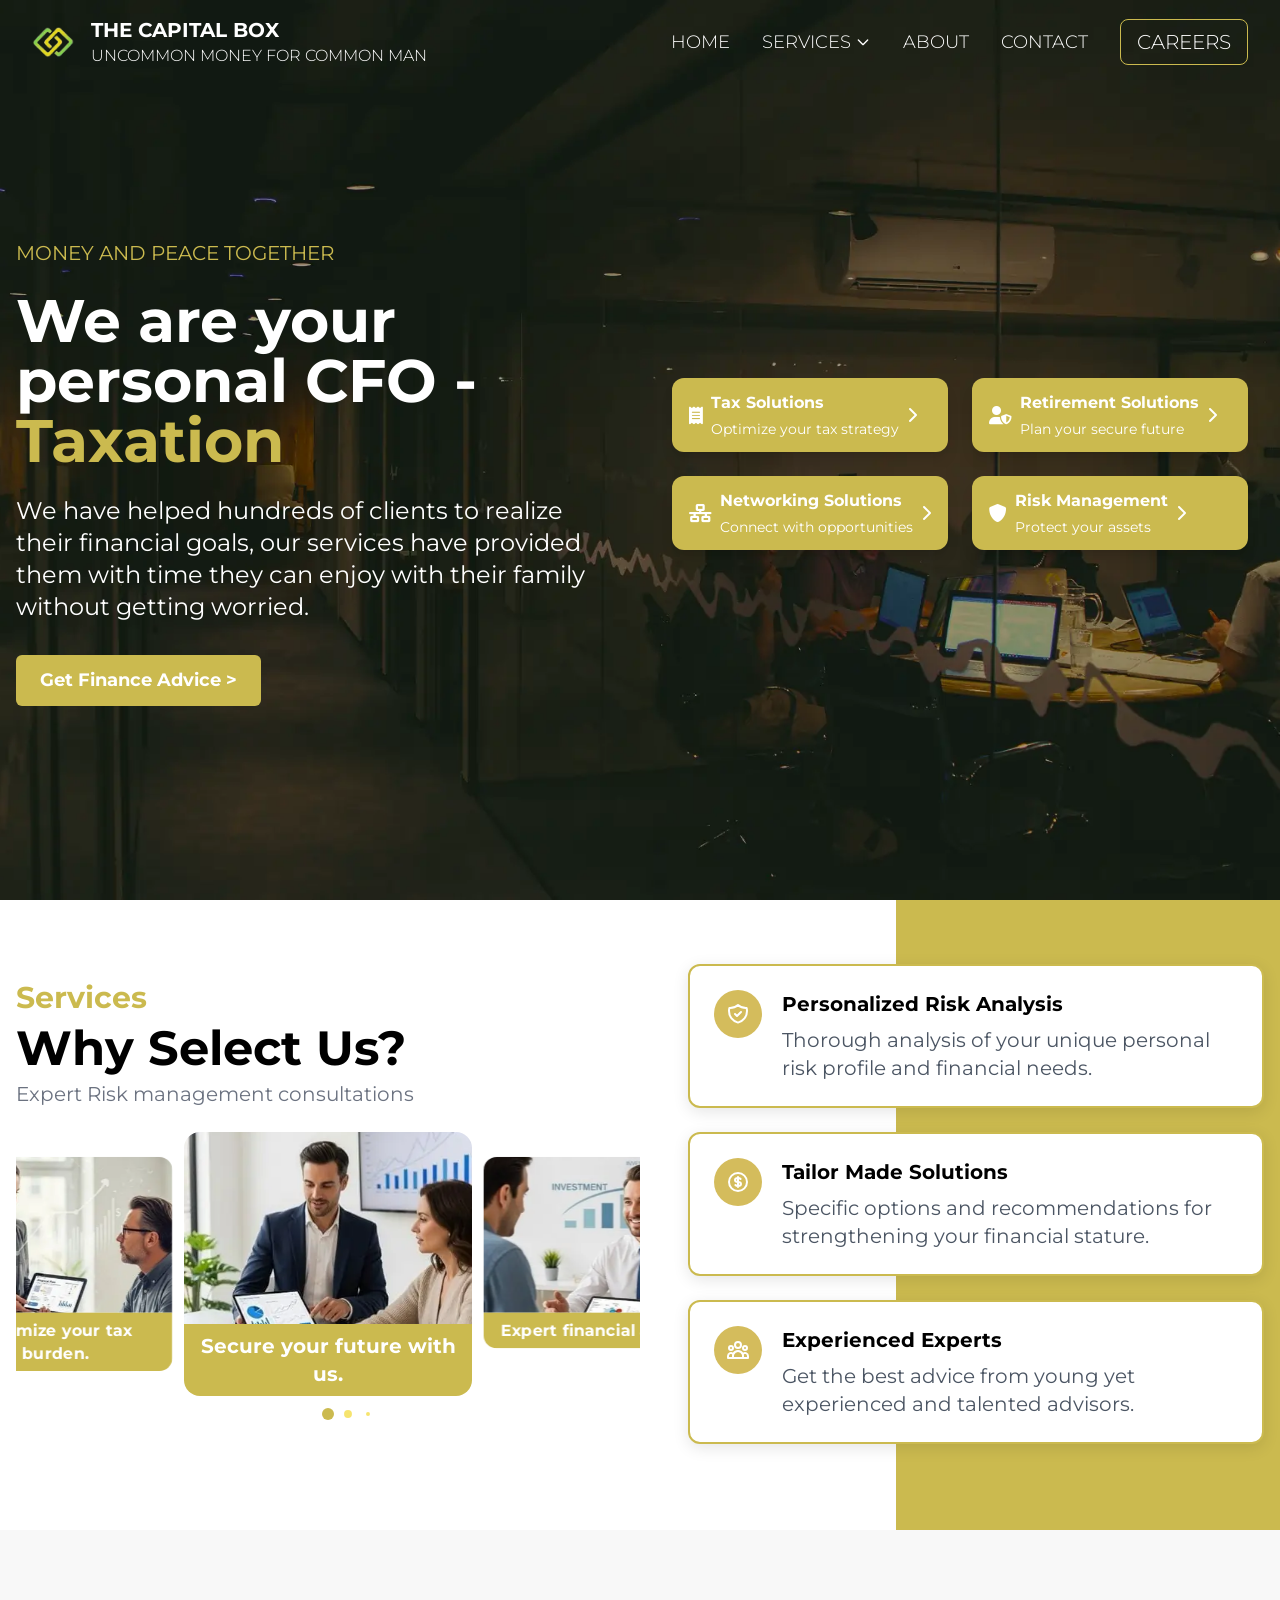
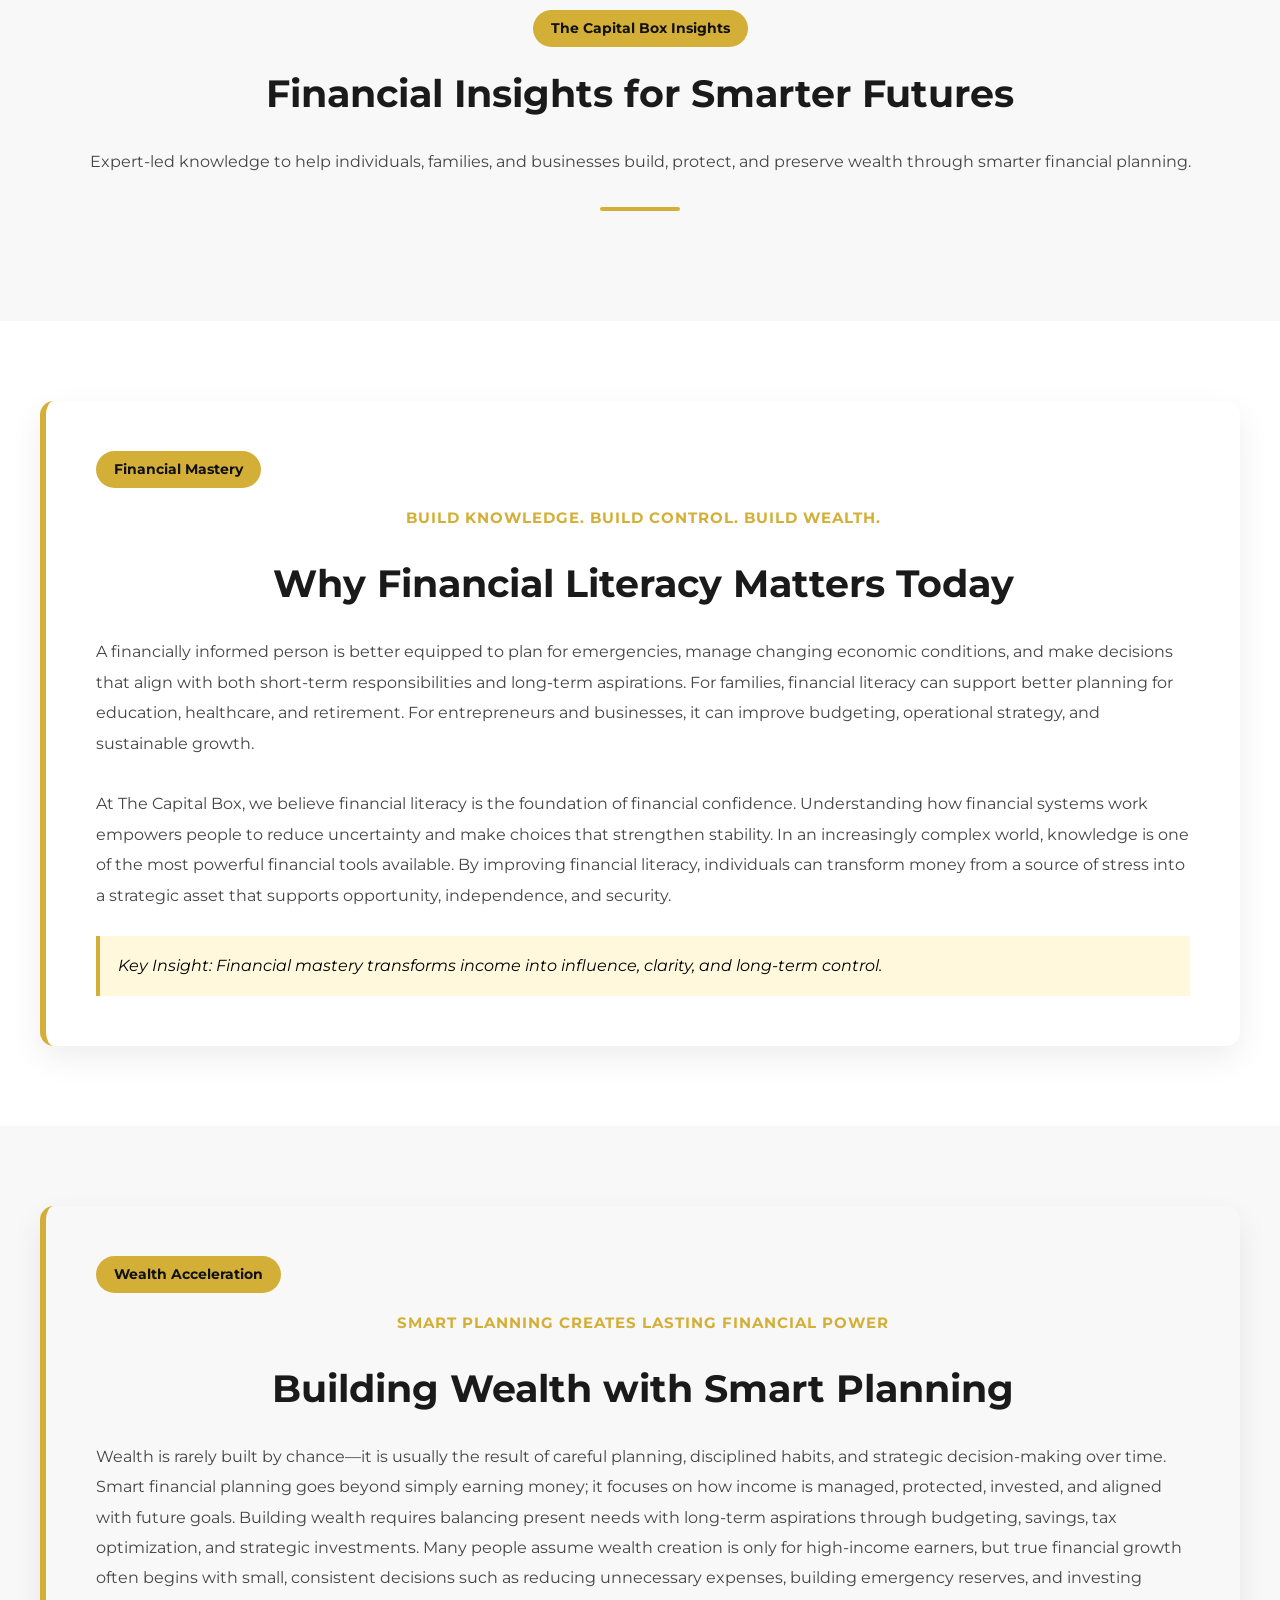
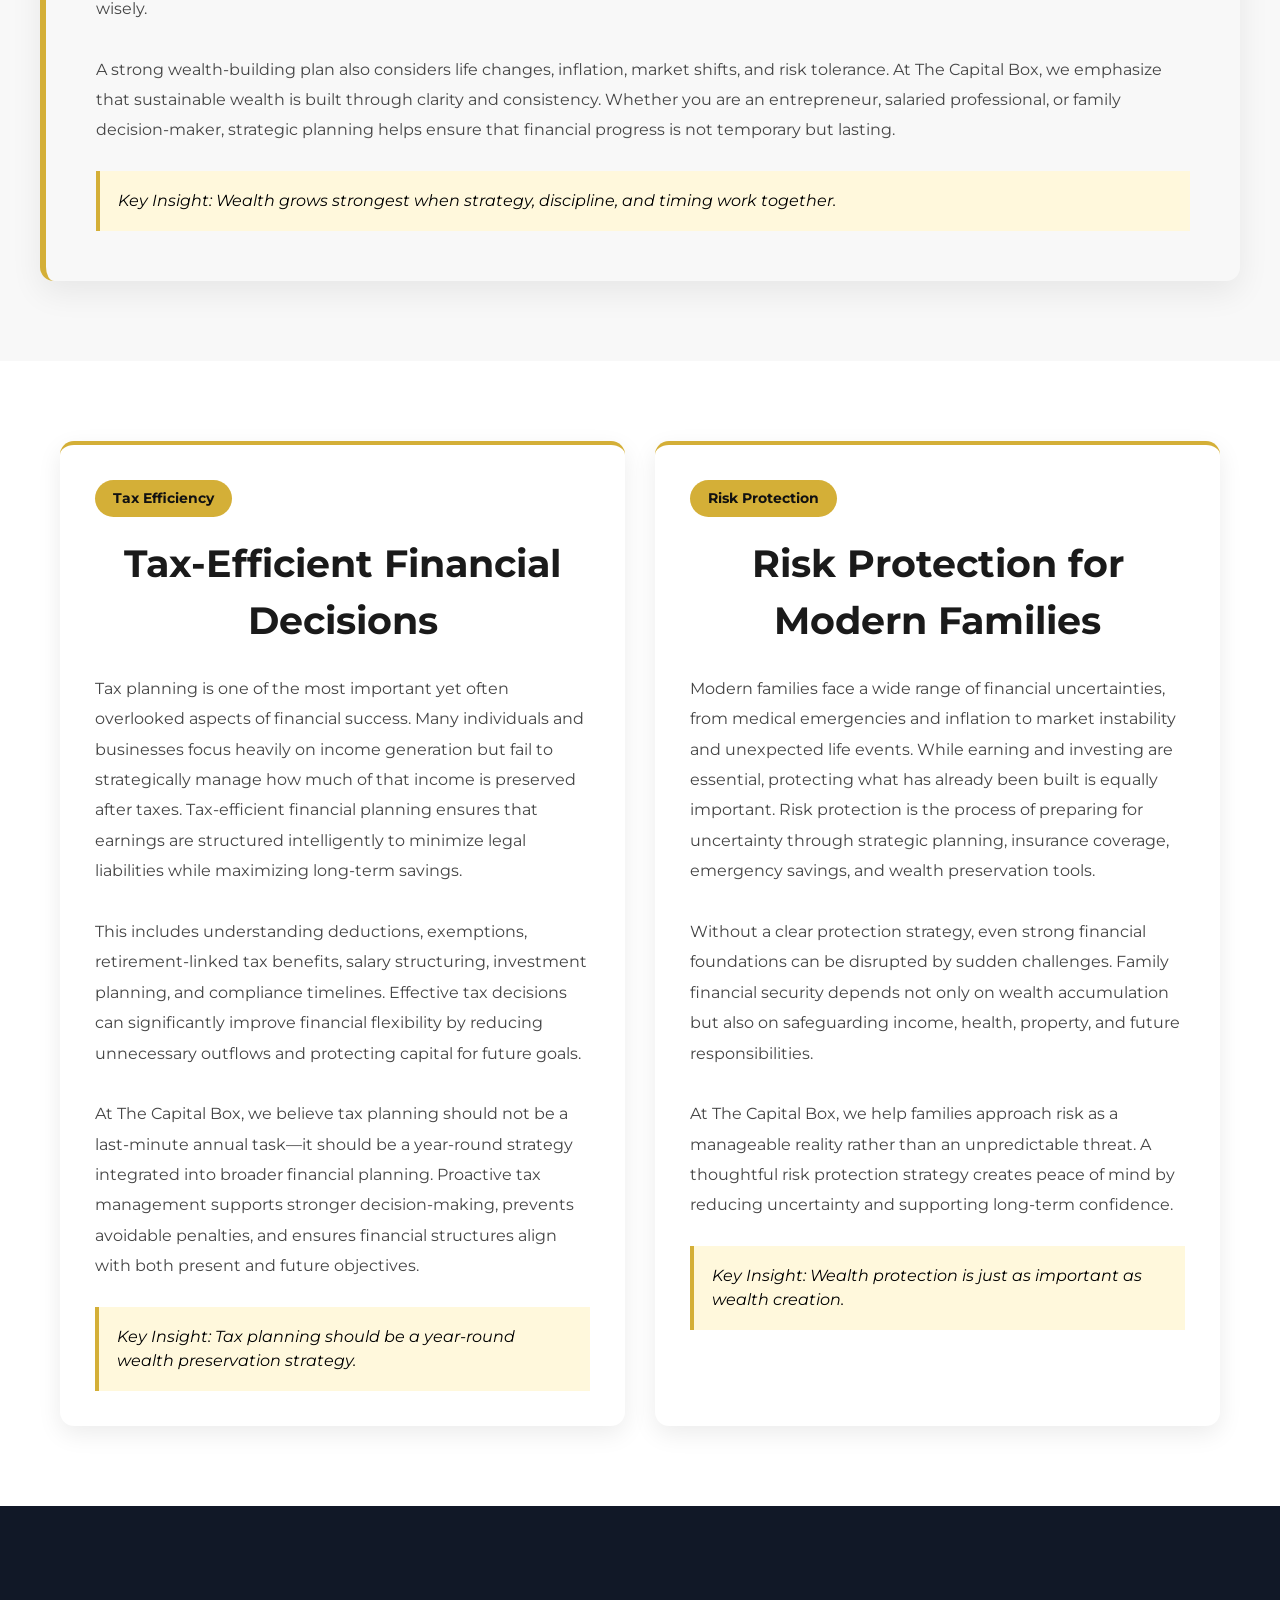
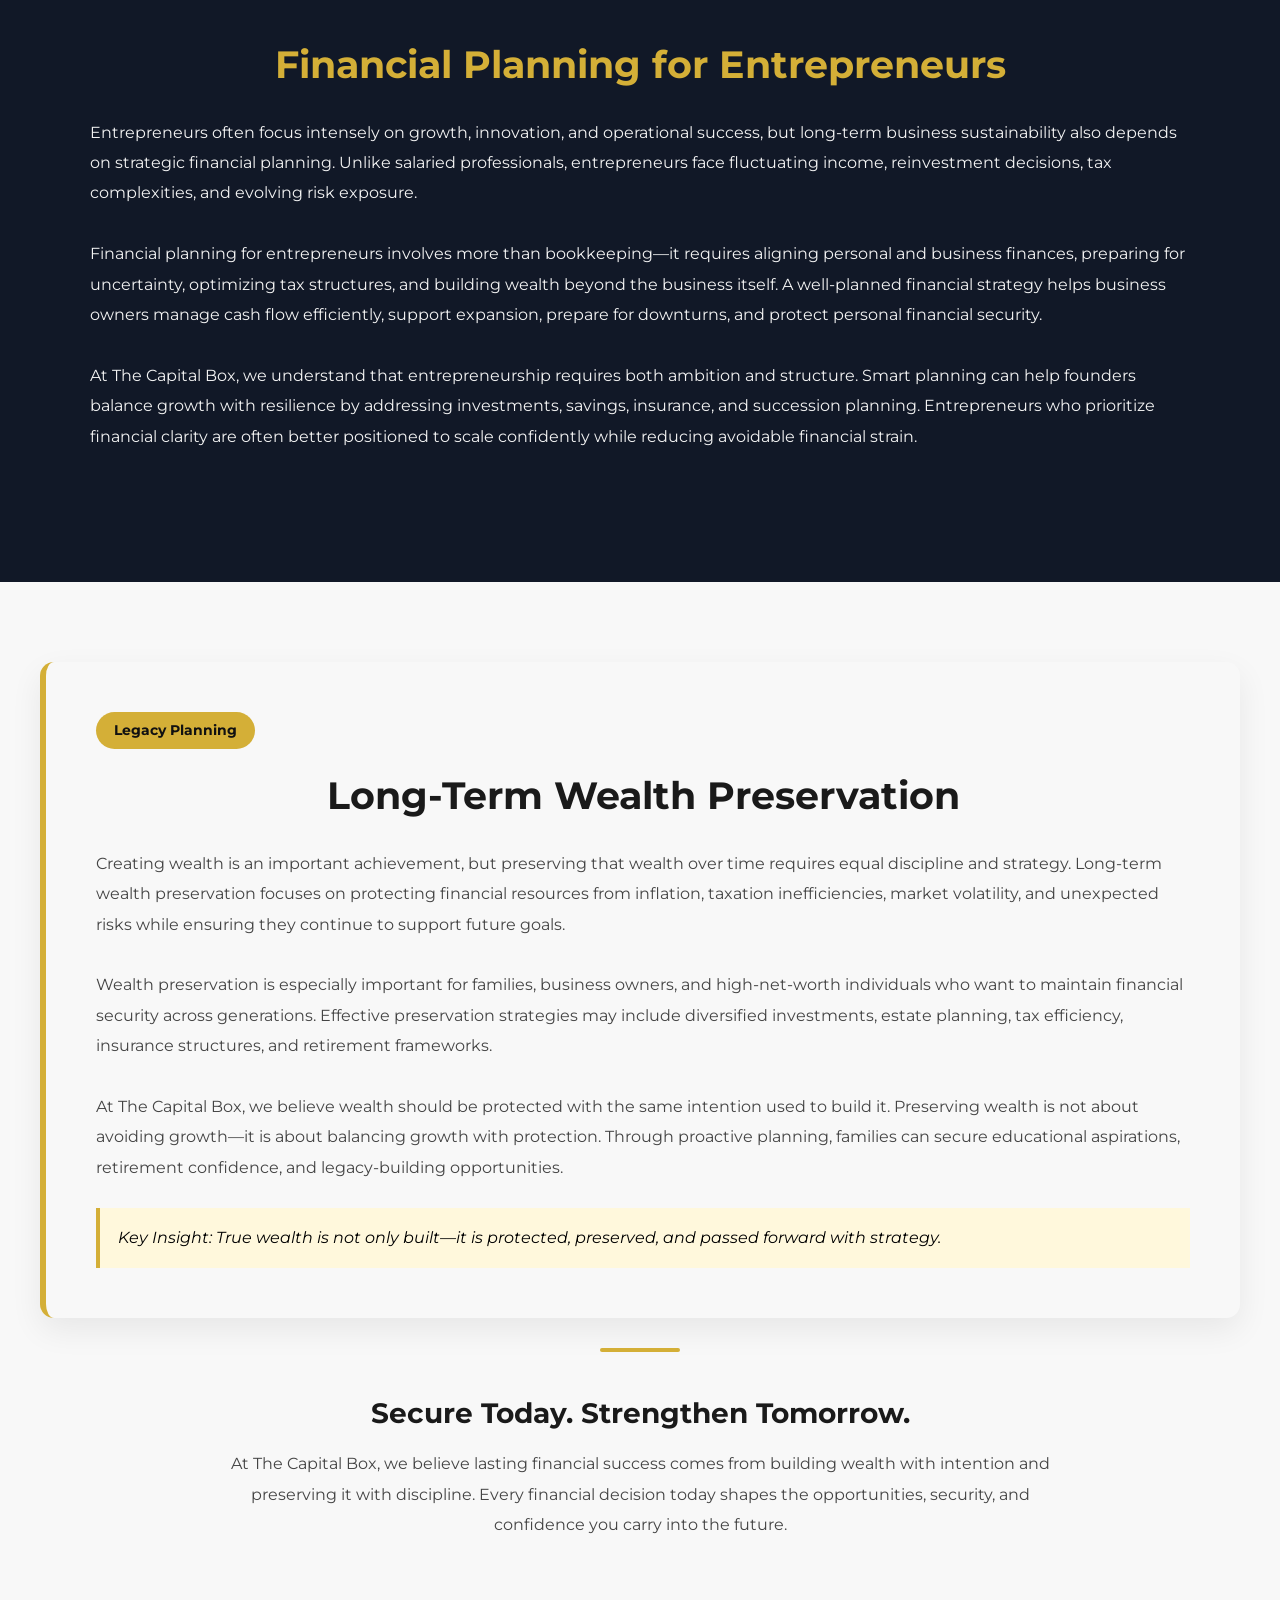
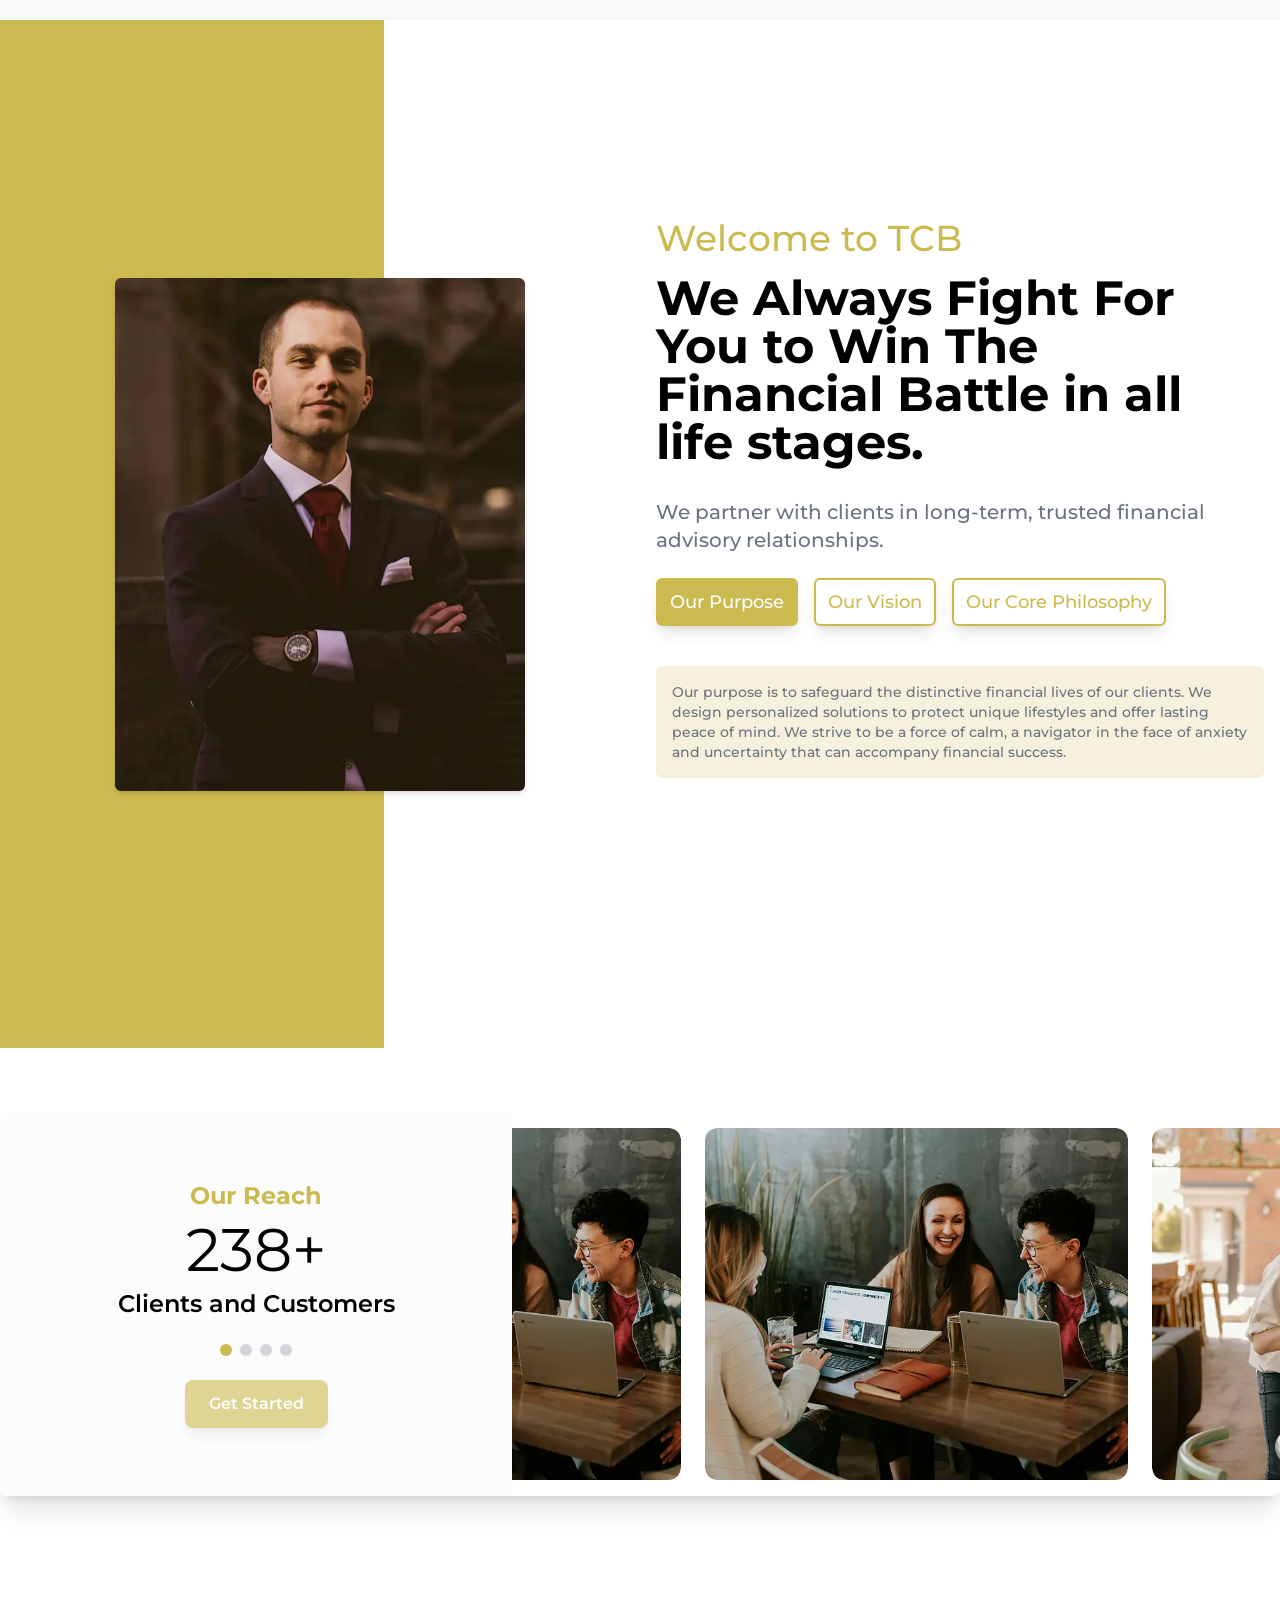
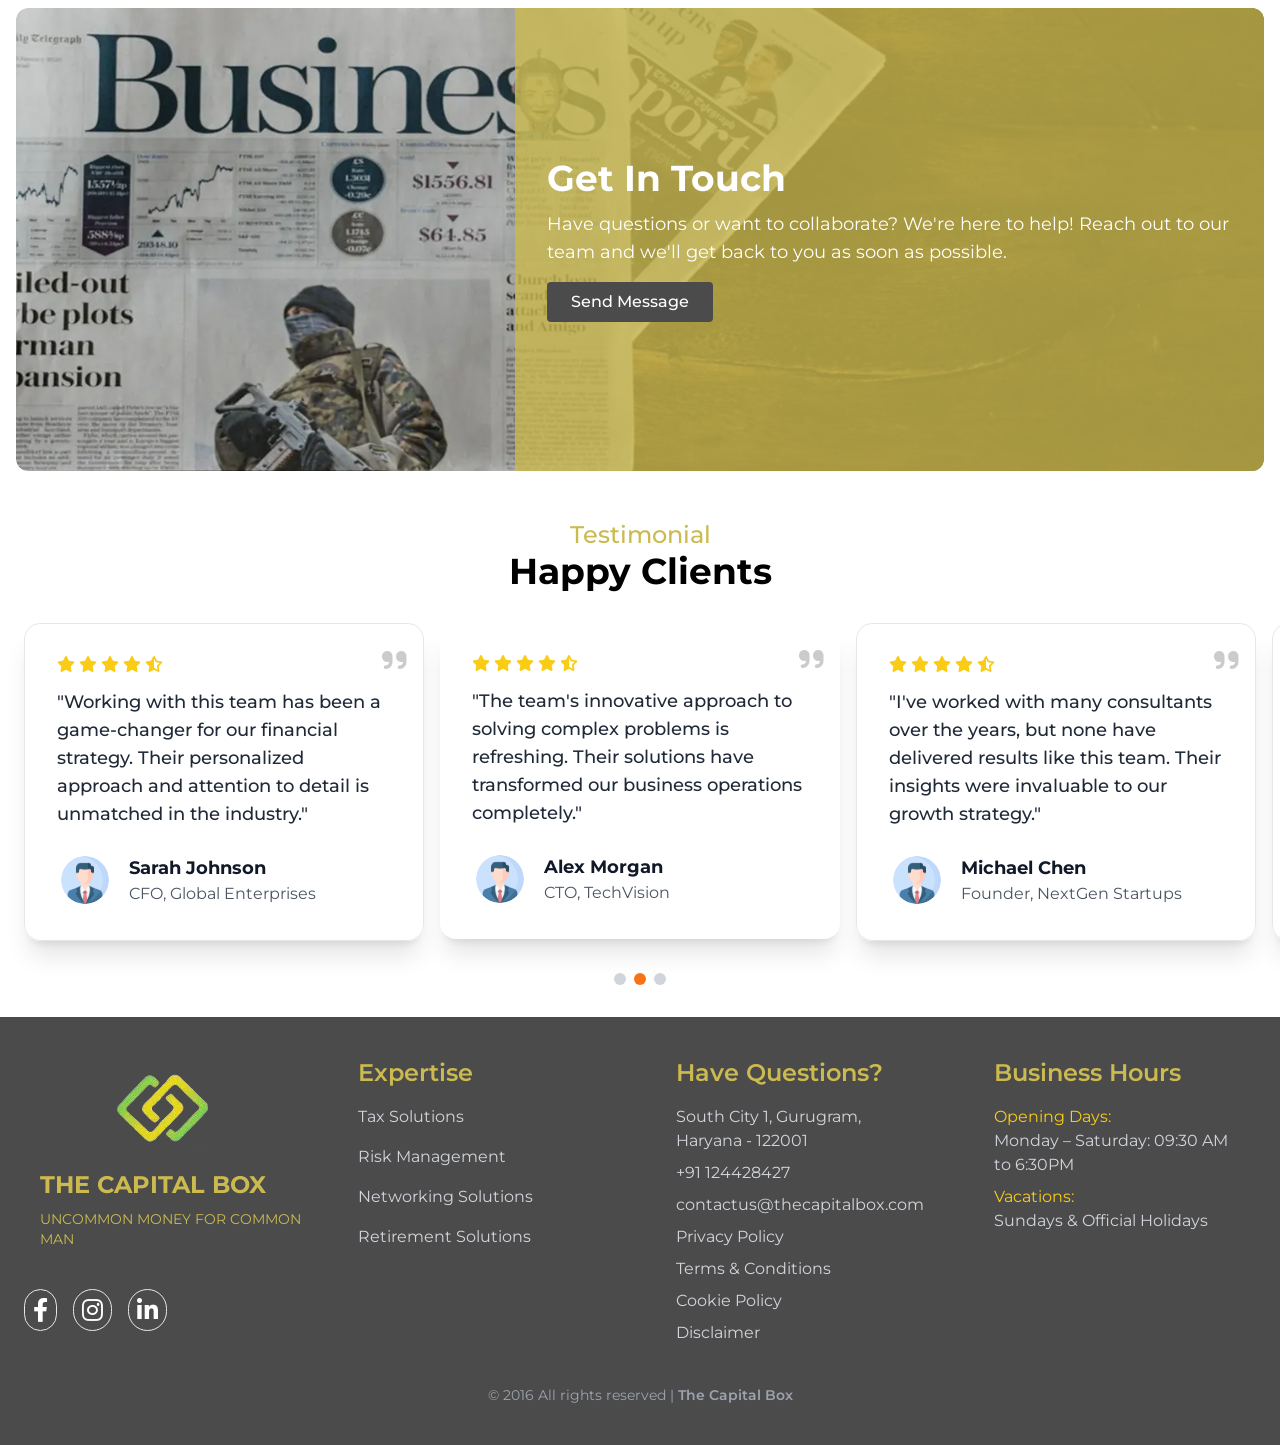
<file: public_html/index.html>
<!DOCTYPE html>
<html lang="en">
  <head>
      <script async src="https://pagead2.googlesyndication.com/pagead/js/adsbygoogle.js?client=ca-pub-6537490720599944"
     crossorigin="anonymous"></script>
      <!-- Google tag (gtag.js) -->
<script async src="https://www.googletagmanager.com/gtag/js?id=G-KRYCB19FX7"></script>
<script>
  window.dataLayer = window.dataLayer || [];
  function gtag(){dataLayer.push(arguments);}
  gtag('js', new Date());

  gtag('config', 'G-KRYCB19FX7');
</script>
    <meta charset="UTF-8" />
    <meta name="viewport" content="width=device-width, initial-scale=1" />
    <meta
      name="description"
      content="We help families and businesses grow and protect their wealth with personalized financial solutions, expert guidance, and trusted support."
    />
    <meta
      name="keywords"
      content="thecapitalbox, the capital box, tax solutions, risk management consultation, financial consulting, risk management, portfolio management, niche financial services, wealth planning, financial products, business financial services, tax strategy, retirement planning"
    />
    <meta name="author" content="The Capital Box" />
    <meta name="publisher" content="The Capital Box" />
    <meta name="robots" content="index, follow" />
    <title>The Capital Box | Trusted Financial Services Partner</title>
    <!-- Preload essential resources for better performance -->
    <link rel="preload" href="styles.css" as="style" />
    <link rel="stylesheet" href="styles.css" />
    <link rel="stylesheet" href="global.css" />
    <!-- Preconnect to external domains for faster resource loading -->
    <link rel="preconnect" href="https://fonts.googleapis.com" />
    <link rel="preconnect" href="https://fonts.gstatic.com" crossorigin />
    
    
    <!-- Favicon with multiple sizes for better compatibility -->
    <link
      rel="icon"
      href="public/assets/logo-1.webp"
      type="image/png"
      sizes="32x32"
    />
    <link
      rel="icon"
      href="public/assets/logo-1.webp"
      type="image/png"
      sizes="16x16"
    />
    <!-- Web Fonts -->
    <link
      href="https://fonts.googleapis.com/css2?family=Montserrat:ital,wght@0,100..900;1,100..900&display=swap"
      rel="stylesheet"
    />
    <link
      rel="stylesheet"
      href="https://cdn.jsdelivr.net/npm/swiper@11/swiper-bundle.min.css"
    />
    <script src="https://cdn.jsdelivr.net/npm/swiper@11/swiper-bundle.min.js"></script>
    <link rel="canonical" href="https://www.thecapitalbox.com/" />
    <!-- Font Awesome for Icons -->
    <link
      rel="stylesheet"
      href="https://cdnjs.cloudflare.com/ajax/libs/font-awesome/6.0.0-beta3/css/all.min.css"
    />
    <!-- Open Graph Meta Tags for social sharing -->
    <meta
      property="og:title"
      content="The Capital Box | Financial Insights & Investment Strategies"
    />
    <meta
      property="og:description"
      content="Stay updated with the latest trends in capital markets, financial insights, and investment strategies."
    />
    <meta property="og:image" content="public/assets/logo-1.webp" />
    <meta property="og:url" content="https://www.thecapitalbox.com" />
    <meta property="og:type" content="website" />
    <!-- Twitter Card Meta Tags -->
    <meta
      name="twitter:title"
      content="The Capital Box | Trusted Financial Services Partner"
    />
    <meta
      name="twitter:description"
      content="Get the latest financial news, insights, and investment strategies from The Capital Box."
    />
    <meta name="twitter:image" content="public/assets/logo-1.webp" />
    <meta name="twitter:card" content="summary_large_image" />

    

    <script type="application/ld+json">
      {
        "@context": "https://schema.org",
        "@type": "Organization",
        "name": "The Capital Box",
        "url": "https://www.thecapitalbox.com",
        "description": "Your one-stop platform for financial insights and investment strategies."
      }
    </script>

   <meta name="google-site-verification" content="EwWbCvllE7eILC873ZeSIS3Y1x_ljD7HaHmv1XHxF_Q" />
  </head>
  <body>
   
    <div
      id="loading-spinner"
      class="fixed inset-0 flex items-center justify-center bg-white z-50"
    >
      <div class="loader"></div>
    </div>
    
    <nav
      id="navbar"
      class="navbar fixed top-0 left-0 w-full z-50 py-4 md:px-6 transition-all duration-300"
    >
      <div class="mx-auto flex justify-between items-center px-2">
        <div class="flex items-center">
          <a href="/" class="text-white text-xl font-bold">
            <img
              src="public/assets/logo-1.webp"
              alt="The Capital Box Logo"
              class="h-8"
            />
          </a>
          <div class="flex flex-col ml-4 md:hidden lg:block">
            <p class="uppercase text-white text-md md:text-xl font-bold">
              The Capital Box
            </p>
            <p class="uppercase text-white text-xs md:text-base font-light">
              UNCOMMON MONEY FOR COMMON MAN
            </p>
          </div>
        </div>
        <div class="hidden md:flex items-center space-x-8">
          <a
            href="/"
            class="text-white hover:text-primary transition text-lg font-light uppercase"
            >Home</a
          >
          
          <div class="dropdown relative w-full">
            <button
              class="text-white hover:text-primary transition flex items-center text-lg font-light uppercase"
              id="dropdownToggle"
            >
              Services
              <svg
                xmlns="http://www.w3.org/2000/svg"
                class="h-4 w-4 ml-1"
                fill="none"
                viewBox="0 0 24 24"
                stroke="currentColor"
              >
                <path
                  stroke-linecap="round"
                  stroke-linejoin="round"
                  stroke-width="2"
                  d="M19 9l-7 7-7-7"
                />
              </svg>
            </button>
            <div class="dropdown-menu bg-white rounded shadow-lg mt-2 w-56">
              <div class="py-2">
                <a
                  href="./taxsolution.html"
                  class="block px-4 py-2 hover:bg-gray-100 hover:text-primary text-gray-700"
                  >Tax Solutions</a
                >
                <a
                  href="./retirementsolutions.html"
                  class="block px-4 py-2 hover:bg-gray-100 hover:text-primary text-gray-700"
                  >Retirement Solutions</a
                >
                <a
                  href="./networksolution.html"
                  class="block px-4 py-2 hover:bg-gray-100 hover:text-primary text-gray-700"
                  >Networking Solutions
                </a>
                <a
                  href="./riskmanagement.html"
                  class="block px-4 py-2 hover:bg-gray-100 hover:text-primary text-gray-700"
                  >Risk Management</a
                >
              </div>
            </div>
          </div>
          <a
            href="./about.html"
            class="text-white hover:text-primary transition text-lg font-light uppercase"
            >About</a
          >
          <a
            href="./contact.html"
            class="text-white hover:text-primary transition text-lg font-light uppercase"
            >Contact</a
          >
          <a
            href="./careers.html"
            class="text-white transition text-xl uppercase font-light border border-primary rounded-lg px-4 py-2 hover:bg-[#CBBA4F] hover:text-white hover:font-normal"
            >Careers</a
          >
        </div>
        
        <div class="md:hidden">
          <button id="mobile-menu-button" class="text-white">
           
            <svg
              id="hamburger-icon"
              xmlns="http://www.w3.org/2000/svg"
              class="h-6 w-6"
              fill="none"
              viewBox="0 0 24 24"
              stroke="currentColor"
            >
              <path
                stroke-linecap="round"
                stroke-linejoin="round"
                stroke-width="2"
                d="M4 6h16M4 12h16M4 18h16"
              />
            </svg>
            
            <svg
              id="close-icon"
              class="h-6 w-6 hidden"
              xmlns="http://www.w3.org/2000/svg"
              fill="none"
              viewBox="0 0 24 24"
              stroke="currentColor"
            >
              <path
                stroke-linecap="round"
                stroke-linejoin="round"
                stroke-width="2"
                d="M6 18L18 6M6 6l12 12"
              />
            </svg>
          </button>
        </div>
      </div>
      
      <div
        id="mobile-menu"
        class="hidden md:hidden bg-navColor bg-opacity-40 mt-4 py-2"
      >
        <a
          href="/"
          class="block px-6 py-2 text-white hover:bg-primary"
          >Home</a
        >
        <div class="relative">
          <button
            id="mobile-dropdown-button"
            class="w-full text-left px-6 py-2 text-white hover:bg-primary flex justify-between items-center"
          >
            Services
            <svg
              xmlns="http://www.w3.org/2000/svg"
              class="h-4 w-4"
              fill="none"
              viewBox="0 0 24 24"
              stroke="currentColor"
            >
              <path
                stroke-linecap="round"
                stroke-linejoin="round"
                stroke-width="2"
                d="M19 9l-7 7-7-7"
              />
            </svg>
          </button>
          <div
            id="mobile-dropdown"
            class="hidden bg-[#1F2937] rounded-lg mx-4 my-2"
          >
            <a
              href="./taxsolution.html"
              class="block px-6 py-2 text-white hover:bg-primary rounded-t-lg"
              >Tax Solutions</a
            >
            <a
              href="./retirementsolutions.html"
              class="block px-6 py-2 text-white hover:bg-primary"
              >Retirement Solutions</a
            >
            <a
              href="./networksolution.html"
              class="block px-6 py-2 text-white hover:bg-primary rounded-b-lg"
              >Networking Solutions</a
            >
            <a
              href="./riskmanagement.html"
              class="block px-6 py-2 text-white hover:bg-primary rounded-b-lg"
              >Risk Management</a
            >
          </div>
        </div>
        <a
          href="./about.html"
          class="block px-6 py-2 text-white hover:bg-primary"
          >About</a
        >
        <a
          href="./contact.html"
          class="block px-6 py-2 text-white hover:bg-primary"
          >Contact</a
        >
        <div class="flex justify-center mt-4">
          <a
            href="./careers.html"
            class="text-white transition text-xl uppercase font-light border border-primary rounded-lg px-4 py-2 hover:bg-[#CBBA4F] hover:text-white hover:font-normal"
            >Careers</a
          >
        </div>
      </div>
    </nav>
    <main>
      <!-- Hero Section -->
      <div
        class="hero-section relative w-full flex flex-col lg:flex-row items-center min-h-screen lg:h-screen lg:pt-32"
        style="
          background-image: url('public/assets/hero-img.webp');
          background-size: cover;
          background-position: center;
        "
      >
        <!-- Overlay for better text readability -->
        <div
          class="absolute inset-0 bg-black/30 lg:bg-gradient-to-r lg:from-black/60 lg:to-transparent"
        ></div>
        <!-- Left: Hero Content -->
        <div
          class="relative container px-4 py-12 lg:py-0 z-10 lg:w-1/2 flex flex-col justify-center h-full"
        >
          <div class="max-w-2xl mx-auto lg:mx-0">
            <p class="text-md md:text-xl text-primary mb-4 mt-4 md:mb-6">
              MONEY AND PEACE TOGETHER
            </p>
            <h1
              class="text-4xl md:text-5xl lg:text-6xl font-bold text-white mb-6 leading-tight"
            >
              We are your personal CFO -
              <span class="text-primary">Taxation</span>
            </h1>
            <p class="text-md md:text-xl lg:text-2xl text-white mb-8 lg:mb-10">
              We have helped hundreds of clients to realize their financial
              goals, our services have provided them with time they can enjoy
              with their family without getting worried.
            </p>
            <div class="mb-8 md:mb-12 lg:mb-8">
              <a
                href="./contact.html"
                class="inline-block bg-primary text-white px-6 py-3 md:px-8 md:py-4 rounded-md font-medium hover:bg-gray-200 transition hover:text-primary hover:font-normal text-center md:text-left"
                style="font-weight: bold"
              >
                Get Finance Advice &gt;
              </a>
            </div>
          </div>
        </div>
        <!-- Right: Responsive Service Box -->
        <div
          class="relative z-10 w-full lg:w-1/2 px-4 py-8 lg:py-0 lg:pr-8 flex items-center justify-center service-box-container"
        >
          <div class="w-full max-w-md sm:max-w-lg md:max-w-xl lg:max-w-2xl">
            <div class="grid grid-cols-1 sm:grid-cols-2 gap-4 md:gap-6">
              <!-- Tax Solutions -->
              <a
                href="./taxsolution.html"
                class="group flex items-center gap-2 bg-primary border border-transparent text-white px-4 py-3 sm:px-6 sm:py-4 rounded-xl lg:rounded-2xl shadow-lg transform transition duration-300 ease-in-out hover:bg-gray-200 hover:text-primary hover:font-normal hover:-translate-y-2 hover:shadow-xl hover:border-primary"
              >
                <div
                  class="flex items-center justify-center w-10 h-10 sm:w-12 sm:h-12 rounded-lg bg-white/20 group-hover:bg-primary/10 transition-colors duration-300"
                >
                  <i
                    class="fas fa-receipt text-lg sm:text-xl group-hover:text-primary transition-colors duration-300"
                  ></i>
                </div>
                <div class="flex-1 min-w-0">
                  <span class="font-bold text-base sm:text-lg truncate"
                    >Tax Solutions</span
                  >
                  <p
                    class="text-xs sm:text-sm text-white/90 mt-1 group-hover:text-primary/90 truncate"
                  >
                    Optimize your tax strategy
                  </p>
                </div>
                <i
                  class="fas fa-chevron-right ml-2 text-white/80 group-hover:text-primary transition-colors duration-300"
                ></i>
              </a>
              <!-- Retirement Solutions -->
              <a
                href="./retirementsolutions.html"
                class="group flex items-center gap-2 bg-primary border border-transparent text-white px-4 py-3 sm:px-6 sm:py-4 rounded-xl lg:rounded-2xl shadow-lg transform transition duration-300 ease-in-out hover:bg-gray-200 hover:text-primary hover:font-normal hover:-translate-y-2 hover:shadow-xl hover:border-primary"
              >
                <div
                  class="flex items-center justify-center w-10 h-10 sm:w-12 sm:h-12 rounded-lg bg-white/20 group-hover:bg-primary/10 transition-colors duration-300"
                >
                  <i
                    class="fas fa-user-shield text-lg sm:text-xl group-hover:text-primary transition-colors duration-300"
                  ></i>
                </div>
                <div class="flex-1 min-w-0">
                  <span class="font-bold text-base sm:text-lg truncate"
                    >Retirement Solutions</span
                  >
                  <p
                    class="text-xs sm:text-sm text-white/80 mt-1 group-hover:text-primary/80 truncate"
                  >
                    Plan your secure future
                  </p>
                </div>
                <i
                  class="fas fa-chevron-right ml-2 text-white/80 group-hover:text-primary transition-colors duration-300"
                ></i>
              </a>
              <!-- Networking Solutions -->
              <a
                href="./networksolution.html"
                class="group flex items-center gap-2 bg-primary border border-transparent text-white px-4 py-3 sm:px-6 sm:py-4 rounded-xl lg:rounded-2xl shadow-lg transform transition duration-300 ease-in-out hover:bg-gray-200 hover:text-primary hover:font-normal hover:-translate-y-2 hover:shadow-xl hover:border-primary"
              >
                <div
                  class="flex items-center justify-center w-10 h-10 sm:w-12 sm:h-12 rounded-lg bg-white/20 group-hover:bg-primary/10 transition-colors duration-300"
                >
                  <i
                    class="fas fa-network-wired text-lg sm:text-xl group-hover:text-primary transition-colors duration-300"
                  ></i>
                </div>
                <div class="flex-1 min-w-0">
                  <span class="font-bold text-base sm:text-lg truncate"
                    >Networking Solutions</span
                  >
                  <p
                    class="text-xs sm:text-sm text-white/80 mt-1 group-hover:text-primary/80 truncate"
                  >
                    Connect with opportunities
                  </p>
                </div>
                <i
                  class="fas fa-chevron-right ml-2 text-white/80 group-hover:text-primary transition-colors duration-300"
                ></i>
              </a>
              <!-- Risk Management -->
              <a
                href="./riskmanagement.html"
                class="group flex items-center gap-2 bg-primary border border-transparent text-white px-4 py-3 sm:px-6 sm:py-4 rounded-xl lg:rounded-2xl shadow-lg transform transition duration-300 ease-in-out hover:bg-gray-200 hover:text-primary hover:font-normal hover:-translate-y-2 hover:shadow-xl hover:border-primary"
              >
                <div
                  class="flex items-center justify-center w-10 h-10 sm:w-12 sm:h-12 rounded-lg bg-white/20 group-hover:bg-primary/10 transition-colors duration-300"
                >
                  <i
                    class="fas fa-shield-alt text-lg sm:text-xl group-hover:text-primary transition-colors duration-300"
                  ></i>
                </div>
                <div class="flex-1 min-w-0">
                  <span class="font-bold text-base sm:text-lg truncate"
                    >Risk Management</span
                  >
                  <p
                    class="text-xs sm:text-sm text-white/80 mt-1 group-hover:text-primary/80 truncate"
                  >
                    Protect your assets
                  </p>
                </div>
                <i
                  class="fas fa-chevron-right ml-2 text-white/80 group-hover:text-primary transition-colors duration-300"
                ></i>
              </a>
            </div>
          </div>
        </div>
      </div>
      <!-- End of Hero Section -->
      <!-- Services Why select us Section -->
      <div
        class="w-full h-full md:w-full relative py-4 sm:text-sm md:text-xl lg:text-lg xl:text-xl"
      >
        <div
          class="bg-primary z-2 w-[30vw] h-full absolute right-0 top-0 -z-10"
        ></div>
        <div
          class="container mx-auto px-4 w-full flex flex-col md:flex-row justify-between py-6 md:py-12"
        >
          <div class="flex flex-col gap-2 w-full md:w-1/2 my-2">
            <!-- Text shifted up with mt-0 mb-4 -->
            <p class="text-2xl lg:text-3xl font-bold text-primary mt-2 mb-0">
              Services
            </p>
            <h2 class="text-2xl lg:text-5xl font-bold mt-0 mb-1">
              Why Select Us?
            </h2>
            <p class="text-lg md:text-xl font-normal text-gray-500 mt-0 mb-4">
              Expert Risk management consultations
            </p>
            <!-- Carousel START -->
            <div class="w-full mb-4 relative">
              <div class="swiper mySwiper rounded-2xl overflow-hidden">
                <div class="swiper-wrapper">
                  <!-- Slide 1 -->
                  <div class="swiper-slide">
                    <div
                      class="flex flex-col transform transition duration-500 hover:-translate-y-2"
                    >
                      <img
                        src="public/assets/Home Carousel 1.webp"
                        class="w-full h-48 md:h-64 lg:h-72 object-cover"
                        alt="Secure your future with us"
                      />
                      <div
                        class="text-center bg-primary text-white bg-opacity-90 px-3 py-2 font-bold text-lg md:text-xl tracking-wide rounded-b-xl shadow-inner"
                      >
                        Secure your future with us.
                      </div>
                    </div>
                  </div>
                  <!-- Slide 2 -->
                  <div class="swiper-slide">
                    <div
                      class="flex flex-col transform transition duration-500 hover:-translate-y-2"
                    >
                      <img
                        src="public/assets/Home Carousel  2.webp"
                        class="w-full h-48 md:h-64 lg:h-72 object-cover"
                        alt="Expert financial advice"
                      />
                      <div
                        class="text-center bg-primary text-white bg-opacity-90 px-3 py-2 font-bold text-lg md:text-xl tracking-wide rounded-b-xl shadow-inner"
                      >
                        Expert financial advice.
                      </div>
                    </div>
                  </div>
                  <!-- Slide 3 -->
                  <div class="swiper-slide">
                    <div
                      class="flex flex-col transform transition duration-500 hover:-translate-y-2"
                    >
                      <img
                        src="public/assets/Home Carousel 3.webp"
                        class="w-full h-48 md:h-64 lg:h-72 object-cover"
                        alt="Personalized insurance plans"
                      />
                      <div
                        class="text-center bg-primary text-white bg-opacity-90 px-3 py-2 font-bold text-lg md:text-xl tracking-wide rounded-b-xl shadow-inner"
                      >
                        Personalized insurance plans.
                      </div>
                    </div>
                  </div>
                  <!-- Slide 4 -->
                  <div class="swiper-slide">
                    <div
                      class="flex flex-col transform transition duration-500 hover:-translate-y-2"
                    >
                      <img
                        src="public/assets/Home Carousel 4.webp"
                        class="w-full h-48 md:h-64 lg:h-72 object-cover"
                        alt="Minimize your tax burden"
                      />
                      <div
                        class="text-center bg-primary text-white bg-opacity-90 px-3 py-2 font-bold text-lg md:text-xl tracking-wide rounded-b-xl shadow-inner"
                      >
                        Minimize your tax burden.
                      </div>
                    </div>
                  </div>
                </div>
              </div>
              <!-- Pagination -->
              <div class="swiper-pagination relative mt-2"></div>
            </div>
            <!-- Carousel Swiper JS -->
            <script src="https://cdn.jsdelivr.net/npm/swiper@11/swiper-bundle.min.js"></script>
            <script>
              var swiper = new Swiper(".mySwiper", {
                loop: true,
                centeredSlides: true,
                slidesPerView: 1,
                spaceBetween: 24,
                effect: "coverflow",
                coverflowEffect: {
                  rotate: 0,
                  stretch: 0,
                  depth: 120,
                  modifier: 2,
                  slideShadows: false,
                },
                autoplay: {
                  delay: 3000,
                  disableOnInteraction: false,
                },
                pagination: {
                  el: ".swiper-pagination",
                  clickable: true,
                  dynamicBullets: true,
                },
                breakpoints: {
                  640: { slidesPerView: 1.2, spaceBetween: 32 },
                  900: { slidesPerView: 1.5, spaceBetween: 40 },
                  1200: { slidesPerView: 2, spaceBetween: 48 },
                },
              });
            </script>
            <!-- Carousel Custom CSS -->
            <style>
              .swiper-slide {
                border-radius: 1rem;
                overflow: hidden;
                display: flex;
                flex-direction: column;
                justify-content: flex-end;
                transition: box-shadow 0.3s;
              }

              .swiper-pagination {
                position: relative;
                margin-top: 18px;
                text-align: center;
              }

              .swiper-pagination-bullet {
                background: #f0d20e;
                opacity: 0.6;
                width: 12px;
                height: 12px;
                margin: 0 4px !important;
                border-radius: 50%;
              }

              .swiper-pagination-bullet-active {
                opacity: 1;
                background: #cbba4f;
              }
            </style>
            
            <style>
            .tcb-article-section{padding:80px 0;}
            .tcb-light{background:#f8f8f8;}
            .tcb-white{background:#ffffff;}
            .tcb-dark{background:#111827;color:#fff;}
            .tcb-container{max-width:1200px;margin:auto;padding:0 20px;}
            .tcb-title{font-size:38px;font-weight:700;color:#1a1a1a;margin-bottom:25px;text-align:center;}
            .tcb-dark .tcb-title{color:#d4af37;}
            .tcb-text{font-size:16px;line-height:1.9;color:#444;}
            .tcb-dark .tcb-text{color:#f3f3f3;}
            .tcb-grid{display:grid;grid-template-columns:repeat(2,1fr);gap:30px;}
            .tcb-card{background:#fff;padding:35px;border-radius:14px;box-shadow:0 8px 24px rgba(0,0,0,0.08);}
            .tcb-featured{padding:50px;border-radius:14px;}
            .tcb-badge{
            display:inline-block;
            background:#d4af37;
            color:#111;
            padding:8px 18px;
            font-size:14px;
            font-weight:700;
            border-radius:30px;
            margin-bottom:18px;
            }
            .tcb-divider{
            width:80px;
            height:4px;
            background:#d4af37;
            margin:30px auto;
            border-radius:999px;
            }
            .tcb-section-pop{
            border-left:6px solid #d4af37;
            box-shadow:0 12px 32px rgba(0,0,0,0.07);
            border-radius:14px;
            padding:50px;
            }
            .tcb-mini-note{
            margin-top:25px;
            padding:18px;
            background:#fff8dc;
            border-left:4px solid #d4af37;
            font-style:italic;
            }
            @media(max-width:768px){
            .tcb-grid{grid-template-columns:1fr;}
            .tcb-title{font-size:28px;}
            .tcb-text{font-size:16px;}
            }
            </style>
            
            <!-- Carousel  END -->
          </div>
          <!-- Cards Column -->
          <div class="space-y-6">
            <!-- Service Card 1 -->
            <div
              class="service-card p-6 flex items-center md:items-start max-w-xl border border-2 border-primary transform transition duration-500 hover:-translate-y-2"
            >
              <div class="mr-5">
                <div
                  class="gold-bg w-12 h-12 rounded-full flex items-center justify-center"
                >
                  <svg
                    xmlns="http://www.w3.org/2000/svg"
                    class="h-6 w-6 text-white"
                    fill="none"
                    viewBox="0 0 24 24"
                    stroke="currentColor"
                  >
                    <path
                      stroke-linecap="round"
                      stroke-linejoin="round"
                      stroke-width="2"
                      d="M9 12l2 2 4-4m5.618-4.016A11.955 11.955 0 0112 2.944a11.955 11.955 0 01-8.618 3.04A12.02 12.02 0 003 9c0 5.591 3.824 10.29 9 11.622 5.176-1.332 9-6.03 9-11.622 0-1.042-.133-2.052-.382-3.016z"
                    />
                  </svg>
                </div>
              </div>
              <div>
                <h3 class="font-bold text-xl mb-2">
                  Personalized Risk Analysis
                </h3>
                <p class="text-md text-gray-600">
                  Thorough analysis of your unique personal risk profile and
                  financial needs.
                </p>
              </div>
            </div>
            <!-- Service Card 2 -->
            <div
              class="service-card p-6 flex items-center md:items-start max-w-xl border border-2 border-primary transform transition duration-500 hover:-translate-y-2"
            >
              <div class="mr-5">
                <div
                  class="gold-bg w-12 h-12 rounded-full flex items-center justify-center"
                >
                  <svg
                    xmlns="http://www.w3.org/2000/svg"
                    class="h-6 w-6 text-white"
                    fill="none"
                    viewBox="0 0 24 24"
                    stroke="currentColor"
                  >
                    <path
                      stroke-linecap="round"
                      stroke-linejoin="round"
                      stroke-width="2"
                      d="M12 8c-1.657 0-3 .895-3 2s1.343 2 3 2 3 .895 3 2-1.343 2-3 2m0-8c1.11 0 2.08.402 2.599 1M12 8V7m0 1v8m0 0v1m0-1c-1.11 0-2.08-.402-2.599-1M21 12a9 9 0 11-18 0 9 9 0 0118 0z"
                    />
                  </svg>
                </div>
              </div>
              <div>
                <h3 class="font-bold text-xl mb-2">Tailor Made Solutions</h3>
                <p class="text-gray-600">
                  Specific options and recommendations for strengthening your
                  financial stature.
                </p>
              </div>
            </div>
            <!-- Service Card 3 -->
            <div
              class="service-card p-6 flex items-center md:items-start max-w-xl border border-2 border-primary transform transition duration-500 hover:-translate-y-2"
            >
              <div class="mr-5">
                <div
                  class="gold-bg w-12 h-12 rounded-full flex items-center justify-center"
                >
                  <svg
                    xmlns="http://www.w3.org/2000/svg"
                    class="h-6 w-6 text-white"
                    fill="none"
                    viewBox="0 0 24 24"
                    stroke="currentColor"
                  >
                    <path
                      stroke-linecap="round"
                      stroke-linejoin="round"
                      stroke-width="2"
                      d="M17 20h5v-2a3 3 0 00-5.356-1.857M17 20H7m10 0v-2c0-.656-.126-1.283-.356-1.857M7 20H2v-2a3 3 0 015.356-1.857M7 20v-2c0-.656.126-1.283.356-1.857m0 0a5.002 5.002 0 019.288 0M15 7a3 3 0 11-6 0 3 3 0 016 0zm6 3a2 2 0 11-4 0 2 2 0 014 0zM7 10a2 2 0 11-4 0 2 2 0 014 0z"
                    />
                  </svg>
                </div>
              </div>
              <div>
                <h3 class="font-bold text-xl mb-2">Experienced Experts</h3>
                <p class="text-gray-600">
                  Get the best advice from young yet experienced and talented
                  advisors.
                </p>
              </div>
            </div>
          </div>
        </div>
      </div>
      <!--  -->
      
      <!-- HOME PAGE NEW ARTICLES START -->
      <!-- FEATURED INSIGHTS HEADER -->
        <section class="tcb-article-section tcb-light">
        <div class="tcb-container" style="text-align:center;">
        <div class="tcb-badge">The Capital Box Insights</div>
        <h3 class="tcb-title">Financial Insights for Smarter Futures</h3>
        <p class="tcb-text">
        Expert-led knowledge to help individuals, families, and businesses build, protect, and preserve wealth through smarter financial planning.
        </p>
        <div class="tcb-divider"></div>
        </div>
        </section>
        
      <!-- ARTICLE 1 -->
      <section class="tcb-article-section tcb-white">
        <div class="tcb-container tcb-section-pop">
        <div class="tcb-badge">Financial Mastery</div>

        <div style="text-align:center; margin-bottom:25px;">
        <span style="display:inline-block; font-size:15px; color:#d4af37; font-weight:700; letter-spacing:1px; text-transform:uppercase;">
        Build Knowledge. Build Control. Build Wealth.
        </span>
        </div>
        <h4 class="tcb-title">Why Financial Literacy Matters Today</h4>
        <p class="tcb-text">
        A financially informed person is better equipped to plan for emergencies, manage changing economic conditions, and make decisions that align with both short-term responsibilities and long-term aspirations. For families, financial literacy can support better planning for education, healthcare, and retirement. For entrepreneurs and businesses, it can improve budgeting, operational strategy, and sustainable growth.
        <br><br>
        At The Capital Box, we believe financial literacy is the foundation of financial confidence. Understanding how financial systems work empowers people to reduce uncertainty and make choices that strengthen stability. In an increasingly complex world, knowledge is one of the most powerful financial tools available. By improving financial literacy, individuals can transform money from a source of stress into a strategic asset that supports opportunity, independence, and security.
        </p>
        <div class="tcb-mini-note">
        Key Insight: Financial mastery transforms income into influence, clarity, and long-term control.
        </div>
        </div>
        </section>
        
        <!-- ARTICLE 2 -->
        <section class="tcb-article-section tcb-light">
        <div class="tcb-container tcb-section-pop">
        <div class="tcb-badge">Wealth Acceleration</div>

        <div style="text-align:center; margin-bottom:25px;">
        <span style="display:inline-block; font-size:15px; color:#d4af37; font-weight:700; letter-spacing:1px; text-transform:uppercase;">
        Smart Planning Creates Lasting Financial Power
        </span>
        </div>
        <h4 class="tcb-title">Building Wealth with Smart Planning</h4>
        <p class="tcb-text">
        Wealth is rarely built by chance—it is usually the result of careful planning, disciplined habits, and strategic decision-making over time. Smart financial planning goes beyond simply earning money; it focuses on how income is managed, protected, invested, and aligned with future goals. Building wealth requires balancing present needs with long-term aspirations through budgeting, savings, tax optimization, and strategic investments. Many people assume wealth creation is only for high-income earners, but true financial growth often begins with small, consistent decisions such as reducing unnecessary expenses, building emergency reserves, and investing wisely.
        <br><br>
        A strong wealth-building plan also considers life changes, inflation, market shifts, and risk tolerance. At The Capital Box, we emphasize that sustainable wealth is built through clarity and consistency. Whether you are an entrepreneur, salaried professional, or family decision-maker, strategic planning helps ensure that financial progress is not temporary but lasting.
        </p>
        <div class="tcb-mini-note">
        Key Insight: Wealth grows strongest when strategy, discipline, and timing work together.
        </div>
        </div>
        </section>
        
        <!-- ARTICLE 3 + ARTICLE 4 -->
        <section class="tcb-article-section tcb-white">
        <div class="tcb-container">
        <div class="tcb-grid">
        
        <div class="tcb-card" style="border-top:4px solid #d4af37;">
        <div class="tcb-badge">Tax Efficiency</div>
        <h4 class="tcb-title">Tax-Efficient Financial Decisions</h4>
                <p class="tcb-text">
        Tax planning is one of the most important yet often overlooked aspects of financial success. Many individuals and businesses focus heavily on income generation but fail to strategically manage how much of that income is preserved after taxes. Tax-efficient financial planning ensures that earnings are structured intelligently to minimize legal liabilities while maximizing long-term savings.
        <br><br>
        This includes understanding deductions, exemptions, retirement-linked tax benefits, salary structuring, investment planning, and compliance timelines. Effective tax decisions can significantly improve financial flexibility by reducing unnecessary outflows and protecting capital for future goals.
        <br><br>
        At The Capital Box, we believe tax planning should not be a last-minute annual task—it should be a year-round strategy integrated into broader financial planning. Proactive tax management supports stronger decision-making, prevents avoidable penalties, and ensures financial structures align with both present and future objectives.
        </p>
        <div class="tcb-mini-note">
        Key Insight: Tax planning should be a year-round wealth preservation strategy.
        </div>
        </div>
        
        <div class="tcb-card" style="border-top:4px solid #d4af37;">
        <div class="tcb-badge">Risk Protection</div>
        <h4 class="tcb-title">Risk Protection for Modern Families</h4>
        <p class="tcb-text">
        Modern families face a wide range of financial uncertainties, from medical emergencies and inflation to market instability and unexpected life events. While earning and investing are essential, protecting what has already been built is equally important. Risk protection is the process of preparing for uncertainty through strategic planning, insurance coverage, emergency savings, and wealth preservation tools.
        <br><br>
        Without a clear protection strategy, even strong financial foundations can be disrupted by sudden challenges. Family financial security depends not only on wealth accumulation but also on safeguarding income, health, property, and future responsibilities.
        <br><br>
        At The Capital Box, we help families approach risk as a manageable reality rather than an unpredictable threat. A thoughtful risk protection strategy creates peace of mind by reducing uncertainty and supporting long-term confidence.
        </p>
        <div class="tcb-mini-note">
        Key Insight: Wealth protection is just as important as wealth creation.
        </div>
        </div>
        
        </div>
        </div>
        </section>
        
        <!-- ARTICLE 5 -->
        <section class="tcb-article-section tcb-dark">
        <div class="tcb-container tcb-featured">
        <h4 class="tcb-title">Financial Planning for Entrepreneurs</h4>
        <p class="tcb-text">
        Entrepreneurs often focus intensely on growth, innovation, and operational success, but long-term business sustainability also depends on strategic financial planning. Unlike salaried professionals, entrepreneurs face fluctuating income, reinvestment decisions, tax complexities, and evolving risk exposure.
        <br><br>
        Financial planning for entrepreneurs involves more than bookkeeping—it requires aligning personal and business finances, preparing for uncertainty, optimizing tax structures, and building wealth beyond the business itself. A well-planned financial strategy helps business owners manage cash flow efficiently, support expansion, prepare for downturns, and protect personal financial security.
        <br><br>
        At The Capital Box, we understand that entrepreneurship requires both ambition and structure. Smart planning can help founders balance growth with resilience by addressing investments, savings, insurance, and succession planning. Entrepreneurs who prioritize financial clarity are often better positioned to scale confidently while reducing avoidable financial strain.
        </p>
        </div>
        </section>
        
        <!-- ARTICLE 6 -->
        <section class="tcb-article-section tcb-light">
        <div class="tcb-container tcb-section-pop">
        <div class="tcb-badge">Legacy Planning</div>
        <h4 class="tcb-title">Long-Term Wealth Preservation</h4>
        <p class="tcb-text">
        Creating wealth is an important achievement, but preserving that wealth over time requires equal discipline and strategy. Long-term wealth preservation focuses on protecting financial resources from inflation, taxation inefficiencies, market volatility, and unexpected risks while ensuring they continue to support future goals.
        <br><br>
        Wealth preservation is especially important for families, business owners, and high-net-worth individuals who want to maintain financial security across generations. Effective preservation strategies may include diversified investments, estate planning, tax efficiency, insurance structures, and retirement frameworks.
        <br><br>
        At The Capital Box, we believe wealth should be protected with the same intention used to build it. Preserving wealth is not about avoiding growth—it is about balancing growth with protection. Through proactive planning, families can secure educational aspirations, retirement confidence, and legacy-building opportunities.
        </p>
        <div class="tcb-mini-note">
        Key Insight: True wealth is not only built—it is protected, preserved, and passed forward with strategy.
        </div>
        </div>
        <div class="tcb-divider"></div>
        
        <div style="text-align:center; margin-top:40px;">
        <h3 style="font-size:28px; color:#1a1a1a; font-weight:700; margin-bottom:15px;">
        Secure Today. Strengthen Tomorrow.
        </h3>
        <p class="tcb-text" style="max-width:850px; margin:auto;">
        At The Capital Box, we believe lasting financial success comes from building wealth with intention and preserving it with discipline. Every financial decision today shapes the opportunities, security, and confidence you carry into the future.
        </p>
        </div>
        
        </section>
        
        
        <!-- HOME PAGE NEW ARTICLES END -->
      
      <!-- Section 3 Welcome to -->
      <div
        class="w-full h-full md:w-full relative py-4 sm:text-sm md:text-xl lg:text-lg xl:text-xl"
      >
        <!-- Border that extends behind the image -->
        <div
          class="bg-primary z-2 w-[30vw] md:w-[30vw] section3-bg h-full absolute left-0 top-0 -z-10"
        ></div>
        <div
          class="container mx-auto px-4 w-full flex flex-col md:flex-row gap-8 justify-between py-6 md:py-12"
        >
          <!-- Image Container -->
          <div
            id="image-container"
            class="md:w-1/2 flex items-center justify-center"
          >
            <!-- Image -->
            <img
              src="public/assets/home-02.webp"
              alt="Finance illustration mobile"
              class="md:hidden block rounded-md shadow-md object-contain mx-auto transition-transform duration-500 hover:scale-105 hover:shadow-xl"
              style="max-width: 220px; height: auto"
            />
            <!-- Desktop image -->
            <img
              src="public/assets/home-02 - Copy.webp"
              alt="Finance illustration desktop"
              class="hidden md:block rounded-md shadow-md object-contain mx-auto transition-transform duration-500 hover:scale-105 hover:shadow-xl"
              style="max-width: 410px; height: auto"
            />
          </div>
          <style>
            #image-container {
              height: 100vh;
              display: flex;
              align-items: center;
              justify-content: center;
            }
          </style>
          <!-- Right -->
          <div class="md:w-1/2 flex flex-col justify-center">
            <div class="flex flex-col gap-4">
              <h6
                class="md:text-2xl lg:text-4xl md:font-medium md:text-primary text-black font-bold"
              >
                Welcome to TCB
              </h6>
              <h3 class="md:text-3xl lg:text-5xl font-bold">
                We Always Fight For You to Win The Financial Battle in all life
                stages.
              </h3>
              <p class="text-lg md:text-xl font-medium text-gray-500 mt-4">
                We partner with clients in long-term, trusted financial advisory
                relationships.
              </p>
            </div>
            <!-- Buttons -->
            <div class="flex flex-col justify-center gap-4 md:gap-8 my-6">
              <div class="flex flex-col md:flex-row gap-4">
                <button
                  id="btn-purpose"
                  class="text-md md:text-lg px-3 py-2 w-28 bg-primary text-white rounded-md font-medium shadow-lg z-20 border-2 border-primary"
                  onclick="showContent('purpose')"
                >
                  Our Purpose
                </button>
                <button
                  id="btn-vision"
                  class="text-md md:text-lg px-3 py-2 w-28 bg-white text-primary border-2 border-primary rounded-md shadow-lg z-20 font-medium"
                  onclick="showContent('vision')"
                >
                  Our Vision
                </button>
                <button
                  id="btn-philosophy"
                  class="text-md md:text-lg px-3 py-2 w-28 bg-white text-primary border-2 border-primary rounded-md shadow-lg z-20 font-medium"
                  onclick="showContent('philosophy')"
                >
                  Our Core Philosophy
                </button>
              </div>
              <!-- Paragraph Section -->
              <div class="paragraph-wrapper mt-2" style="min-height: 160px">
                <!-- Visible by default -->
                <p
                  id="purpose-content"
                  class="text-sm md:text-md font-medium text-gray-500 bg-primary/20 rounded-md p-4 transform transition duration-500 hover:-translate-y-2"
                >
                  Our purpose is to safeguard the distinctive financial lives of
                  our clients. We design personalized solutions to protect
                  unique lifestyles and offer lasting peace of mind. We strive
                  to be a force of calm, a navigator in the face of anxiety and
                  uncertainty that can accompany financial success.
                </p>
                <!-- Hidden initially -->
                <p
                  id="vision-content"
                  class="hidden opacity-0 pointer-events-none text-sm md:text-md font-medium text-gray-500 bg-primary/20 rounded-md p-4 transform transition duration-500 hover:-translate-y-2"
                >
                  Our vision focuses on helping clients achieve their financial
                  goals by understanding their unique purpose, mission, and
                  values. We aim to empower you through education, tools, and
                  resources that facilitate clear communication and define your
                  ambitions. We take the burden out of managing financial
                  complexities so you can truly enjoy life's journey.
                </p>
                <p
                  id="philosophy-content"
                  class="hidden opacity-0 pointer-events-none text-sm md:text-md font-medium text-gray-500 bg-primary/20 rounded-md p-4 transform transition duration-500 hover:-translate-y-2"
                >
                  We believe that comprehensive financial planning starts with a
                  clear understanding of your unique goals. By combining
                  personalized attention with expert advice, we tailor solutions
                  specifically for you. Our experienced advisors provide
                  thorough analysis of your personal risk profile and financial
                  needs, offering specific options and recommendations to
                  strengthen your financial stature. We partner with clients in
                  long-term, trusted financial advisory relationships.
                </p>
              </div>
            </div>
          </div>
        </div>
      </div>
      <script>
        function showContent(section) {
          const sections = ["purpose", "vision", "philosophy"];
          sections.forEach((id) => {
            const contentElement = document.getElementById(`${id}-content`);
            contentElement.classList.add(
              "opacity-0",
              "pointer-events-none",
              "hidden"
            );
            //Reset button styles
            document
              .getElementById(`btn-${id}`)
              .classList.remove("bg-primary", "text-white");
            document
              .getElementById(`btn-${id}`)
              .classList.add("bg-white", "text-primary");
          });
          // Show the selected content paragraph
          const activeContentElement = document.getElementById(
            `${section}-content`
          );
          activeContentElement.classList.remove(
            "opacity-0",
            "pointer-events-none",
            "hidden"
          );
          // Set active button style
          document
            .getElementById(`btn-${section}`)
            .classList.remove("bg-white", "text-primary");
          document
            .getElementById(`btn-${section}`)
            .classList.add("bg-primary", "text-white");
        }
      </script>
      <!--  -->
      <!-- Our Reach -->
      <div
        class="flex flex-col md:flex-row w-full rounded-lg overflow-hidden md:h-96 bg-white my-8 md:my-16 shadow-xl"
      >
        <!-- Left Panel -->
        <div
          class="w-full md:w-2/5 bg-[#FCFCFC] flex flex-col justify-center items-center p-6 space-y-6"
        >
          <div class="flex flex-col items-center gap-2 text-center">
            <h3 class="text-lg sm:text-xl md:text-2xl font-bold text-primary">
              Our Reach
            </h3>
            <p
              id="count"
              class="text-3xl sm:text-4xl md:text-5xl lg:text-6xl font-extrabold text-black"
            >
              0
            </p>
            <p
              class="text-base sm:text-lg md:text-xl lg:text-2xl text-black font-semibold"
            >
              Clients and Customers
            </p>
          </div>
          <div class="flex flex-col items-center space-y-6">
            <div class="flex space-x-2" id="dots1"></div>
            <a
              class="get-btn1 px-6 py-3 bg-primary opacity-60 text-opacity-100 text-white font-semibold shadow-lg rounded-lg hover:opacity-100 transition duration-300"
            >
              Get Started
            </a>
          </div>
        </div>

        <!-- Right Carousel Panel -->
        <div class="relative w-full md:w-3/5 overflow-hidden">
          <div
            id="carousel-track1"
            class="flex transition-transform duration-500 ease-in-out h-full px-8 space-x-6"
          >
            <!-- Slides will be injected here -->
          </div>
        </div>
      </div>
      <script>
        document.addEventListener("DOMContentLoaded", () => {
          const counter = document.getElementById("count");
          let started = false;

          const startCount = () => {
            let count = 0;
            const target = 1000;
            const update = () => {
              if (count < target) {
                count += Math.ceil(target / 150); // speed
                if (count > target) count = target;
                counter.textContent = count + "+";
                requestAnimationFrame(update);
              }
            };
            update();
          };

          const observer = new IntersectionObserver(
            (entries) => {
              entries.forEach((entry) => {
                if (entry.isIntersecting && !started) {
                  started = true;
                  startCount();
                }
              });
            },
            { threshold: 0.5 }
          );

          if (counter) observer.observe(counter);
        });
      </script>

      <!--Get in touch  -->
      <div
        class="w-full max-w-[95%] sm:max-w-[90%] md:max-w-3xl lg:max-w-5xl xl:max-w-6xl 2xl:max-w-[1400px] mx-auto px-4 sm:px-6 lg:px-10 py-8 md:py-12 lg:py-16"
      >
        <div class="relative w-full">
          <div class="flip-card w-full">
            <div class="flip-card-inner w-full">
              <!-- Front Side -->
              <div
                class="flip-card-front absolute inset-0 w-full h-full z-10 rounded-xl overflow-hidden"
              >
                <div
                  class="bg-white rounded-xl shadow-lg flex flex-col md:flex-row h-full w-full min-h-[20rem]"
                  style="
                    background-image: url(public/assets/home-04-bg-img.webp);
                    background-size: cover;
                    background-position: center;
                  "
                >
                  <!-- Left -->
                  <div class="lg:w-2/5 h-48 md:h-auto overflow-hidden">
                    <!-- Optional image -->
                  </div>

                  <!-- Right -->
                  <div
                    class="w-full lg:w-3/5 p-5 sm:p-6 md:p-8 lg:p-10 xl:p-12 flex flex-col justify-center bg-[#CBBA4F]/80"
                  >
                    <h3
                      class="text-2xl sm:text-3xl md:text-4xl font-bold text-white mb-3 sm:mb-4"
                    >
                      Get In Touch
                    </h3>
                    <p
                      class="text-white text-sm sm:text-base md:text-lg mb-4 sm:mb-6"
                    >
                      Have questions or want to collaborate? We're here to help!
                      Reach out to our team and we'll get back to you as soon as
                      possible.
                    </p>
                    <button
                      id="send-message"
                      class="px-6 py-2 sm:py-3 bg-[#4B4B4B] text-white font-medium rounded hover:bg-gray-300 hover:text-black transition duration-300 w-fit"
                    >
                      Send Message
                    </button>
                  </div>
                </div>
              </div>

              <!-- Back Side -->
              <div
                class="flip-card-back bg-white shadow-lg rounded-xl border-y-8 border-[#CBBA4F] p-5 sm:p-6 md:p-8 lg:p-10 xl:p-12"
              >
                <div id="form-container">
                  <h3
                    class="text-xl sm:text-2xl md:text-3xl font-bold text-center text-gray-800 mb-3"
                  >
                    Let's discuss how we can grow together!
                  </h3>
                  <p
                    class="text-gray-600 text-center text-sm sm:text-base md:text-lg mb-6"
                  >
                    Leave your details below and our Business Development
                    Manager will get back to you.
                  </p>
                  <form
                    id="contact-form"
                    class="space-y-5"
                    action="https://api.web3forms.com/submit"
                    method="POST"
                  >
                    <!-- Web3Forms Access Key -->
                    <input
                      type="hidden"
                      name="access_key"
                      value="e77fa5d1-3421-40a6-bdfe-b9fd993cdd47"
                    />
                    <input
                      type="checkbox"
                      name="botcheck"
                      class="hidden"
                      style="display: none"
                    />

                    <div class="grid grid-cols-1 md:grid-cols-3 gap-4">
                      <!-- Name -->
                      <div>
                        <label class="block text-gray-700 font-medium mb-2"
                          >Name</label
                        >
                        <input
                          name="name"
                          type="text"
                          class="w-full px-4 py-3 border-b-2 border-gray-300 focus:outline-none focus:border-[#CBBA4F]"
                          required
                        />
                      </div>
                      <!-- Email -->
                      <div>
                        <label class="block text-gray-700 font-medium mb-2"
                          >Email</label
                        >
                        <input
                          name="email"
                          type="email"
                          class="w-full px-4 py-3 border-b-2 border-gray-300 focus:outline-none focus:border-[#CBBA4F]"
                          required
                        />
                      </div>
                      <!-- Subject -->
                      <div>
                        <label class="block text-gray-700 font-medium mb-2"
                          >Subject</label
                        >
                        <input
                          name="subject"
                          type="text"
                          class="w-full px-4 py-3 border-b-2 border-gray-300 focus:outline-none focus:border-[#CBBA4F]"
                          required
                        />
                      </div>
                    </div>

                    <!-- Message -->
                    <div>
                      <label class="block text-gray-700 font-medium mb-2"
                        >Message</label
                      >
                      <textarea
                        name="message"
                        rows="4"
                        class="w-full px-4 py-3 border-b-2 border-gray-300 focus:outline-none focus:border-[#CBBA4F]"
                        required
                      ></textarea>
                    </div>

                    <!-- Submit -->
                    <button
                      type="submit"
                      class="px-6 py-2 sm:py-3 bg-[#CBBA4F] text-white font-medium rounded hover:bg-[#CBBA4F]/40 transition duration-300"
                    >
                      Submit
                    </button>
                  </form>
                </div>

                <!-- Success -->
                <div id="success-message" class="text-center py-8 hidden">
                  <h3 class="text-2xl font-bold text-green-600 mb-4">
                    Thank you!
                  </h3>
                  <p class="text-gray-600 mb-6">
                    Your message has been sent successfully.
                  </p>
                  <button
                    id="back-btn"
                    class="px-6 py-2 bg-blue-600 text-white font-medium rounded hover:bg-blue-700 transition duration-300"
                  >
                    Back
                  </button>
                </div>
              </div>
            </div>
          </div>
        </div>
      </div>
      <!-- Testimonials  -->
      <!-- Header Section -->
      <div class="w-full flex justify-center px-4">
        <div class="text-center w-full max-w-[90%] 2xl:max-w-[1600px]">
          <p class="text-lg md:text-2xl 2xl:text-3xl font-medium text-primary">
            Testimonial
          </p>
          <h3 class="text-xl md:text-4xl 2xl:text-5xl font-bold">
            Happy Clients
          </h3>
        </div>
      </div>
      <!-- Carousel Section -->
      <div class="flex justify-center items-center my-8">
        <div
          class="overflow-hidden w-full max-w-[90%] 2xl:max-w-[1600px] px-4 relative"
        >
          <div
            id="testimonial-carousel-track"
            class="flex transition-transform duration-500 ease-in-out items-stretch mb-8"
          >
            <!-- Slides will be injected here dynamically -->
          </div>
          <div
            class="flex justify-center mt-4 space-x-2"
            id="testimonial-dots"
          ></div>
        </div>
      </div>
    </main>
    <!-- Footer -->
<footer class="bg-[#4B4B4B] text-white py-10 px-6 text-sm md:text-base">
        <div
            class="w-full max-w-[90%] 2xl:max-w-[1600px] mx-auto grid grid-cols-1 sm:grid-cols-2 md:grid-cols-2 lg:grid-cols-4 gap-4 md:gap-10">
            <!-- Logo and Social Icons -->
            <div class="flex flex-col items-center justify-center md:items-start gap-8">
                <div class="flex flex-col items-center justify-center gap-6">
                    <img src="public/assets/logo-1.webp" alt="The Capital Box Logo" />
                    <div class="flex flex-col ml-4">
                        <h3
                            class="text-xl text-center md:text-start text-primary md:text-2xl font-bold leading-tight uppercase mb-2">
                            the capital box
                        </h3>
                        <p class="text-primary text-xs md:text-sm">
                            UNCOMMON MONEY FOR COMMON MAN
                        </p>
                    </div>
                </div>
                <div class="flex space-x-4 mt-2">
                    <a href="https://www.facebook.com/share/1Eqcw9arBm/" class="hover:text-primary"
                        aria-label="Facebook"><i
                            class="fab fa-facebook-f text-xl md:text-2xl border p-2 rounded-full hover:bg-white"></i></a>
                    <a href="https://www.instagram.com/thecapitalbox_/?igsh=MWg4c3o0MjdvNjVndQ%3D%3D#"
                        class="hover:text-primary" aria-label="instagram"><i
                            class="fab fa-instagram text-xl md:text-2xl border p-2 rounded-full hover:bg-white"></i></a>
                    <a href="https://www.linkedin.com/company/finfitt/" class="hover:text-primary"
                        aria-label="linkedin"><i
                            class="fab fa-linkedin-in text-xl md:text-2xl border p-2 rounded-full hover:bg-white"></i></a>
                </div>
            </div>

            <!-- Expertise -->
            <div class="px-4">
                <h3 class="text-lg md:text-2xl font-semibold mb-4 text-primary">
                    Expertise
                </h3>
                <div class="flex flex-col gap-4 text-gray-300">
                    <a href="./taxsolution.html" class="hover:text-primary">Tax Solutions</a>
                    <a href="./riskmanagement.html" class="hover:text-primary">Risk Management</a>
                    <a href="./networksolution.html" class="hover:text-primary">Networking Solutions</a>
                    <a href="./retirementsolutions.html" class="hover:text-primary">Retirement Solutions</a>
                </div>
            </div>

            <!-- Contact Info -->
            <div class="px-4">
                <h3 class="text-lg md:text-2xl font-semibold mb-4 text-primary">
                    Have Questions?
                </h3>
                <ul class="space-y-2 text-gray-300">
                    <li>South City 1, Gurugram, Haryana - 122001</li>
                    <li>+91 124428427</li>
                    <li>contactus@thecapitalbox.com</li>
                    <li>
                        <a href="privacy.html" class="hover:text-primary cursor-pointer">Privacy Policy</a>
                    </li>
                    <li>
                        <a href="terms.html" class="hover:text-primary cursor-pointer">Terms & Conditions</a>
                    </li>
                    <li>
                        <a href="cookie-policy.html" class="hover:text-primary cursor-pointer">Cookie Policy</a>
                    </li>
                    <li>
                        <a href="disclaimer.html" class="hover:text-primary cursor-pointer">Disclaimer</a>
                    </li>
                </ul>
            </div>

            <!-- Business Hours -->
            <div class="px-4">
                <h3 class="text-lg md:text-2xl font-semibold mb-4 text-primary">
                    Business Hours
                </h3>
                <ul class="space-y-2 text-gray-300">
                    <li>
                        <span class="text-yellow-400">Opening Days:</span> <br />
                        Monday – Saturday: 09:30 AM to 6:30PM
                    </li>
                    <li>
                        <span class="text-yellow-400">Vacations:</span> <br />
                        Sundays & Official Holidays
                    </li>
                </ul>
            </div>
        </div>

        <div class="mt-10 text-center text-xs md:text-sm text-gray-400">
            © 2016 All rights reserved |
            <a href="/" class="hover:text-primary font-semibold">The Capital Box</a>
        </div>
    </footer>

    <script src="main.js"></script>
    <!-- Our reach carousel -->
    <script>
      const originalSlides1 = [
        {
          image: "public/assets/img-1.webp",
          title: "Tax Solutions",
          description:
            "Explore the wonders of untouched landscapes and pristine environments.",
          link: "./taxsolution.html",
        },
        {
          image: "public/assets/img-2.webp",
          title: "Risk Management",
          description:
            "Discover hidden gems and architectural marvels in the city.",
          link: "./riskmanagement.html",
        },
        {
          image: "public/assets/img-3.webp",
          title: "Retirement Solutions",
          description:
            "Dive into the mysteries of the deep blue sea and marine life.",
          link: "./retirementsolutions.html",
        },
        {
          image: "public/assets/img-1.webp",
          title: "Networking Solutions",
          description:
            "Experience the thrill of high altitude adventures and breathtaking views.",
          link: "./networksolution.html",
        },
      ];

      const getBtn1 = document.querySelector(".get-btn1");
      const track1 = document.getElementById("carousel-track1");
      const dots1 = document.getElementById("dots1");
      let activeSlide1 = 1;
      let slides1 = [];

      function createSlide1(slide) {
        const slideDiv = document.createElement("div");
        slideDiv.className =
          "relative transition-all duration-500 flex-shrink-0 w-[70%] md:w-[50%] lg:w-[60%] rounded-xl overflow-hidden group my-4";

        slideDiv.innerHTML = `
      <img src="${slide.image}" alt="${slide.title}" class="w-full h-full object-cover rounded-xl" />
      <div class="absolute inset-0 bg-primary bg-opacity-70 flex items-center justify-center p-6 opacity-0 group-hover:opacity-80 transition-opacity m-2 md:m-3 rounded-xl">
        <div class="text-gray-900 opacity-100 group-hover:opacity-100">
          <h3 class="text-xl md:text-2xl lg:text-4xl text-opacity-100 font-bold mb-2 text-white">${slide.title}</h3>
        </div>
      </div>
    `;
        return slideDiv;
      }

      function renderSlides1() {
        const firstClone = createSlide1(
          originalSlides1[originalSlides1.length - 1]
        );
        track1.appendChild(firstClone);

        originalSlides1.forEach((slide, index) => {
          const slideEl = createSlide1(slide);
          track1.appendChild(slideEl);

          const dot = document.createElement("button");
          dot.className = `w-3 h-3 rounded-full ${
            index === 0 ? "bg-primary" : "bg-gray-300"
          }`;
          dot.onclick = () => {
            activeSlide1 = index + 1;
            updateCarousel1(true);
          };
          dots1.appendChild(dot);
        });

        const lastClone = createSlide1(originalSlides1[0]);
        track1.appendChild(lastClone);

        slides1 = [...track1.children];
      }

      function updateCarousel1(animate = true) {
        const slideWidth = slides1[0].offsetWidth + 24; // 24px = space-x-6
        const centerOffset = (track1.offsetWidth - slideWidth) / 2;
        const translateX = slideWidth * activeSlide1 - centerOffset;

        track1.style.transition = animate ? "transform 0.5s ease" : "none";
        track1.style.transform = `translateX(-${translateX}px)`;

        [...dots1.children].forEach((dot, i) => {
          dot.className = `w-3 h-3 rounded-full ${
            i ===
            (activeSlide1 - 1 + originalSlides1.length) % originalSlides1.length
              ? "bg-primary"
              : "bg-gray-300"
          }`;
        });

        if (activeSlide1 > 0 && activeSlide1 <= originalSlides1.length) {
          getBtn1.href = originalSlides1[activeSlide1 - 1].link;
        }
      }

      function waitForImagesToLoad(callback) {
        const images = track1.querySelectorAll("img");
        let loadedCount = 0;
        const totalImages = images.length;

        if (totalImages === 0) {
          callback();
          return;
        }

        images.forEach((img) => {
          if (img.complete) {
            loadedCount++;
            if (loadedCount === totalImages) callback();
          } else {
            img.onload = () => {
              loadedCount++;
              if (loadedCount === totalImages) callback();
            };
            img.onerror = () => {
              loadedCount++;
              if (loadedCount === totalImages) callback();
            };
          }
        });
      }

      track1.addEventListener("transitionend", () => {
        if (activeSlide1 === 0) {
          activeSlide1 = originalSlides1.length;
          updateCarousel1(false);
        } else if (activeSlide1 === slides1.length - 1) {
          activeSlide1 = 1;
          updateCarousel1(false);
        }
      });

      getBtn1.href = originalSlides1[activeSlide1 - 1].link;

      getBtn1.addEventListener("click", () => {
        const activeSlideData = originalSlides1[activeSlide1 - 1];
        // Use activeSlideData if needed
      });

      renderSlides1();

      window.addEventListener("load", () => {
        waitForImagesToLoad(() => {
          updateCarousel1(false);
        });
      });

      window.addEventListener("resize", () => updateCarousel1(false));

      setInterval(() => {
        activeSlide1++;
        updateCarousel1(true);
      }, 5000);
    </script>
    <!-- flip Card-->
    <script>
      document.addEventListener("DOMContentLoaded", function () {
        const flipCard = document.querySelector(".flip-card");
        const flipCardInner = document.querySelector(".flip-card-inner");
        const flipCardFront = document.querySelector(".flip-card-front");
        const flipCardBack = document.querySelector(".flip-card-back");
        const sendMessageBtn = document.getElementById("send-message");
        const contactForm = document.getElementById("contact-form");
        const formContainer = document.getElementById("form-container");
        const successMessage = document.getElementById("success-message");
        const backBtn = document.getElementById("back-btn");

        // Flip Logic
        function handleFlip() {
          flipCard.classList.toggle("flipped");

          if (flipCard.classList.contains("flipped")) {
            flipCardFront.style.position = "absolute";
            flipCardBack.style.position = "relative";
            setTimeout(() => {
              const backHeight = flipCardBack.offsetHeight;
              flipCardInner.style.height = backHeight + "px";
            }, 50);
          } else {
            flipCardFront.style.position = "relative";
            flipCardBack.style.position = "absolute";
            setTimeout(() => {
              const frontHeight = flipCardFront.offsetHeight;
              flipCardInner.style.height = frontHeight + "px";
            }, 50);
          }
        }

        // Initial height setup
        setTimeout(() => {
          const frontHeight = flipCardFront.offsetHeight;
          flipCardInner.style.height = frontHeight + "px";
          flipCardBack.style.position = "absolute";
          flipCardFront.style.position = "relative";
        }, 100);

        // Flip on send message
        sendMessageBtn.addEventListener("click", handleFlip);

        // ✅ Web3Forms Integration
        contactForm.addEventListener("submit", async function (e) {
          e.preventDefault();

          const formData = new FormData(contactForm);

          try {
            const response = await fetch("https://api.web3forms.com/submit", {
              method: "POST",
              body: formData,
            });

            const result = await response.json();

            if (result.success) {
              contactForm.reset();
              formContainer.classList.add("hidden");
              successMessage.classList.remove("hidden");

              setTimeout(() => {
                const backHeight = flipCardBack.offsetHeight;
                flipCardInner.style.height = backHeight + "px";
              }, 50);
            } else {
              alert("Failed to send. Please try again later.");
            }
          } catch (error) {
            console.error("Web3Forms error:", error);
            alert("Something went wrong. Please try again.");
          }
        });

        // Flip back and reset
        backBtn.addEventListener("click", function () {
          contactForm.reset();
          successMessage.classList.add("hidden");
          formContainer.classList.remove("hidden");
          handleFlip();
        });

        // Adjust on resize
        window.addEventListener("resize", function () {
          if (flipCard.classList.contains("flipped")) {
            flipCardInner.style.height = flipCardBack.offsetHeight + "px";
          } else {
            flipCardInner.style.height = flipCardFront.offsetHeight + "px";
          }
        });
      });
    </script>
    <!-- testimonial Carousel -->
    <script>
      const testimonialData = [
        {
          name: "Sarah Johnson",
          role: "CFO, Global Enterprises",
          content:
            "Working with this team has been a game-changer for our financial strategy. Their personalized approach and attention to detail is unmatched in the industry.",
          img: "public/assets/profile.webp",
        },
        {
          name: "Alex Morgan",
          role: "CTO, TechVision",
          content:
            "The team's innovative approach to solving complex problems is refreshing. Their solutions have transformed our business operations completely.",
          img: "public/assets/profile.webp",
        },
        {
          name: "Michael Chen",
          role: "Founder, NextGen Startups",
          content:
            "I've worked with many consultants over the years, but none have delivered results like this team. Their insights were invaluable to our growth strategy.",
          img: "public/assets/profile.webp",
        },
      ];
      const testimonialTrack = document.getElementById(
        "testimonial-carousel-track"
      );
      const testimonialDots = document.getElementById("testimonial-dots");

      let testimonialCurrentIndex = 1;

      const testimonialExtendedSlides = [
        ...testimonialData,
        ...testimonialData,
        ...testimonialData,
      ];
      function createTestimonialCard(data, isCenter = false) {
        const card = document.createElement("div");
        card.className = "w-full md:w-[80%] lg:w-[33.3333%] px-2 flex-shrink-0";
        const mainCardClass = isCenter
          ? "bg-white rounded-2xl shadow-xl p-8 relative overflow-hidden"
          : "bg-white bg-opacity-20 backdrop-blur-md rounded-2xl shadow-xl p-8 relative overflow-hidden";
        card.innerHTML = `
          <div class="${mainCardClass}">
            ${
              isCenter
                ? `<div class="absolute top-0 left-0 w-full h-1 testimonial-gradient-bg"></div>`
                : ""
            }
            <div class="testimonial-quote-icon"><i class="fas fa-quote-right"></i></div>
            <div class="flex mb-4 text-yellow-400">
              <i class="fas fa-star mr-1"></i><i class="fas fa-star mr-1"></i>
              <i class="fas fa-star mr-1"></i><i class="fas fa-star mr-1"></i>
              <i class="fas fa-star-half-alt"></i>
            </div>
            <p class="text-gray-800 text-lg font-medium mb-6">"${
              data.content
            }"</p>
            <div class="flex items-center">
              <div class="bg-white p-1 rounded-full">
                <img src="${
                  data.img
                }" class="w-12 h-12 rounded-full object-cover" alt="Client profile photo" />
              </div>
              <div class="ml-4">
                <h4 class="text-lg font-bold text-gray-900">${data.name}</h4>
                <p class="text-gray-600">${data.role}</p>
              </div>
            </div>
          </div>
        `;
        return card;
      }
      function renderTestimonialSlides() {
        testimonialExtendedSlides.forEach((item, idx) => {
          const isCenter = idx === testimonialCurrentIndex;
          const slide = createTestimonialCard(item, isCenter);
          testimonialTrack.appendChild(slide);
        });
      }
      function updateTestimonialSlides() {
        [...testimonialTrack.children].forEach((child, idx) => {
          const inner = child.querySelector("div");
          inner.className =
            idx === testimonialCurrentIndex
              ? "bg-white rounded-2xl shadow-xl p-8 relative overflow-hidden"
              : "bg-white bg-opacity-20 backdrop-blur-md border border-gray-200 rounded-2xl shadow-xl p-8 relative overflow-hidden";
          if (idx === testimonialCurrentIndex) {
            if (!inner.querySelector(".testimonial-gradient-bg")) {
              const gradientBar = document.createElement("div");
              gradientBar.className =
                "absolute top-0 left-0 w-full h-1 testimonial-gradient-bg";
              inner.prepend(gradientBar);
            }
          } else {
            const grad = inner.querySelector(".testimonial-gradient-bg");
            if (grad) grad.remove();
          }
        });
        const slideWidth = testimonialTrack.children[0].offsetWidth;
        const centerOffset = (testimonialTrack.offsetWidth - slideWidth) / 2;
        const translateX = slideWidth * testimonialCurrentIndex - centerOffset;
        testimonialTrack.style.transform = `translateX(-${translateX}px)`;
        [...testimonialDots.children].forEach((dot, i) => {
          dot.className = `w-3 h-3 rounded-full ${
            i === testimonialCurrentIndex % testimonialData.length
              ? "bg-orange-500"
              : "bg-gray-300"
          }`;
        });
      }
      function renderTestimonialDots() {
        testimonialData.forEach((_, i) => {
          const dot = document.createElement("button");
          dot.className = `w-3 h-3 rounded-full ${
            i === 0 ? "bg-orange-500" : "bg-gray-300"
          }`;
          dot.addEventListener("click", () => {
            testimonialCurrentIndex = i + 1;
            updateTestimonialSlides();
          });
          testimonialDots.appendChild(dot);
        });
      }
      renderTestimonialSlides();
      renderTestimonialDots();
      window.addEventListener("load", () => {
        updateTestimonialSlides();
      });
      window.addEventListener("resize", () => {
        updateTestimonialSlides();
      });
      setInterval(() => {
        testimonialCurrentIndex++;
        if (testimonialCurrentIndex >= testimonialExtendedSlides.length) {
          testimonialCurrentIndex = 1;
        }
        updateTestimonialSlides();
      }, 5000);
    </script>
  </body>
</html>
</file>
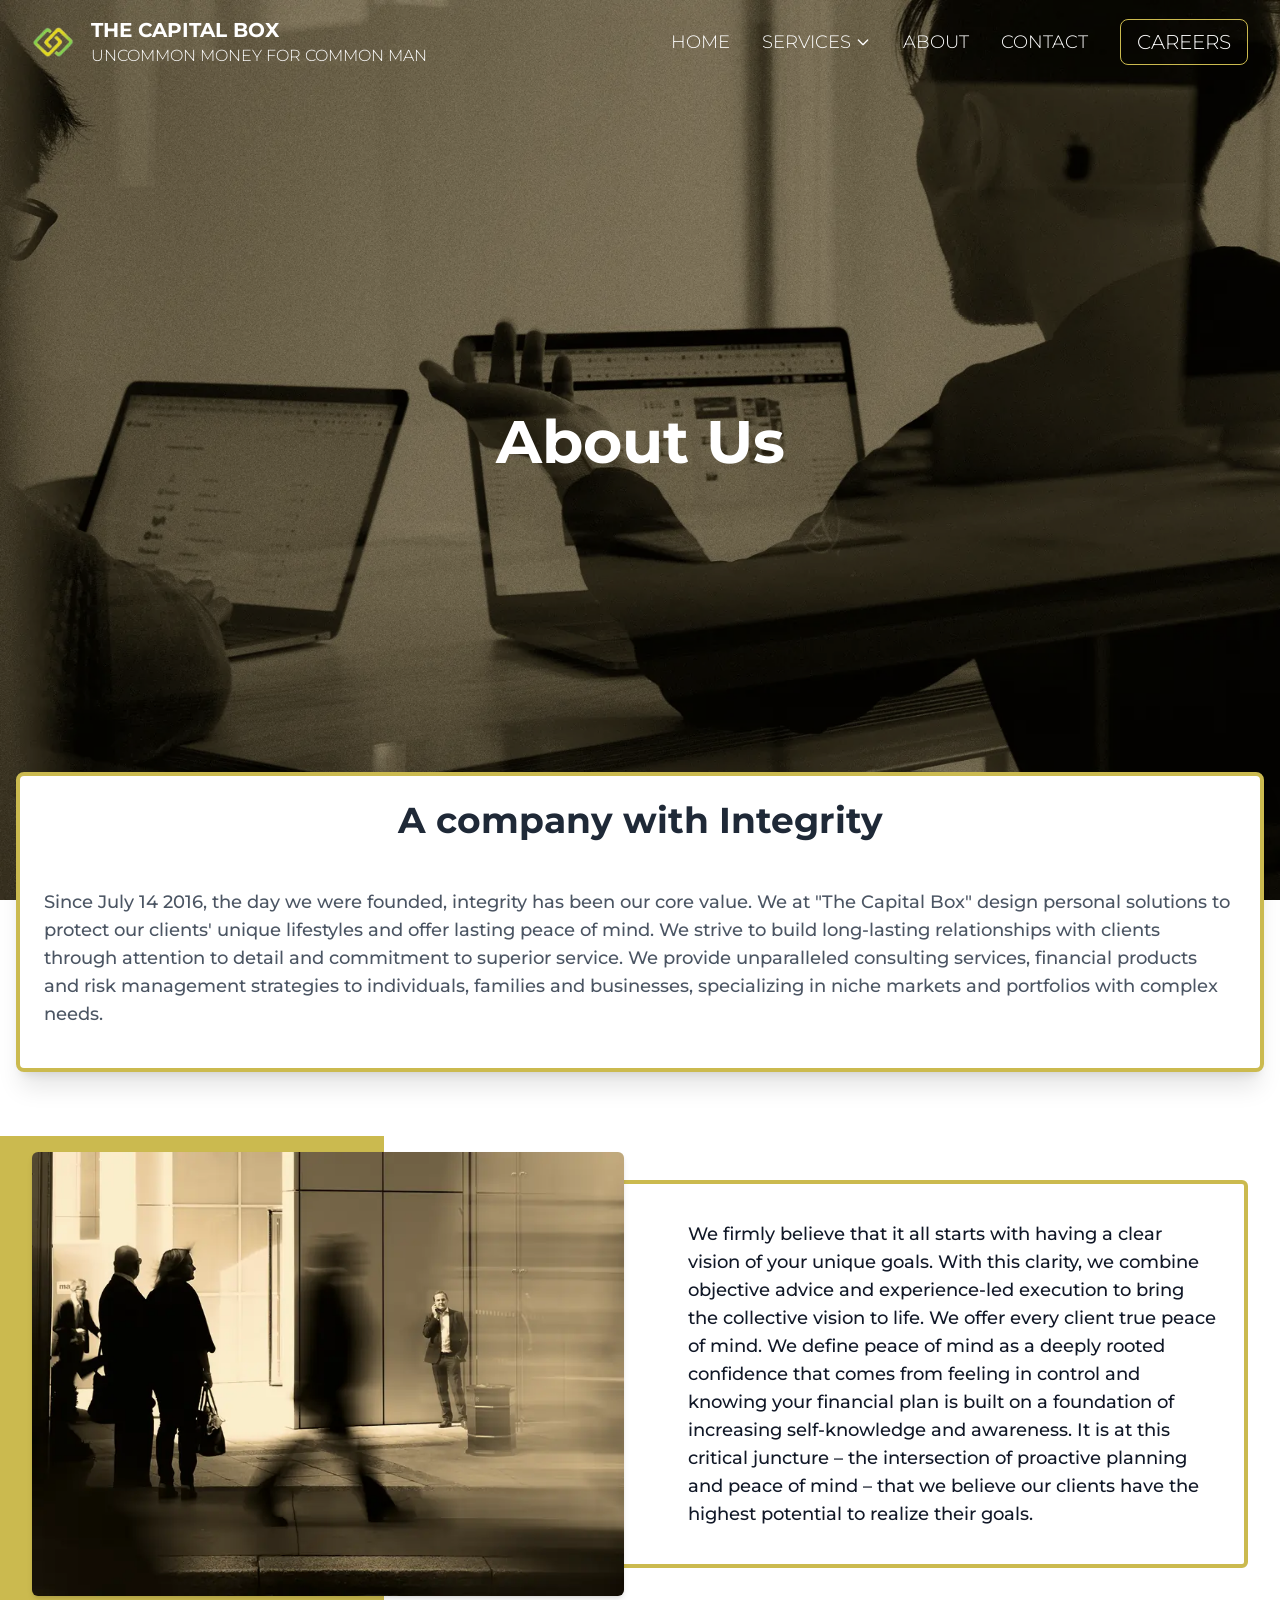
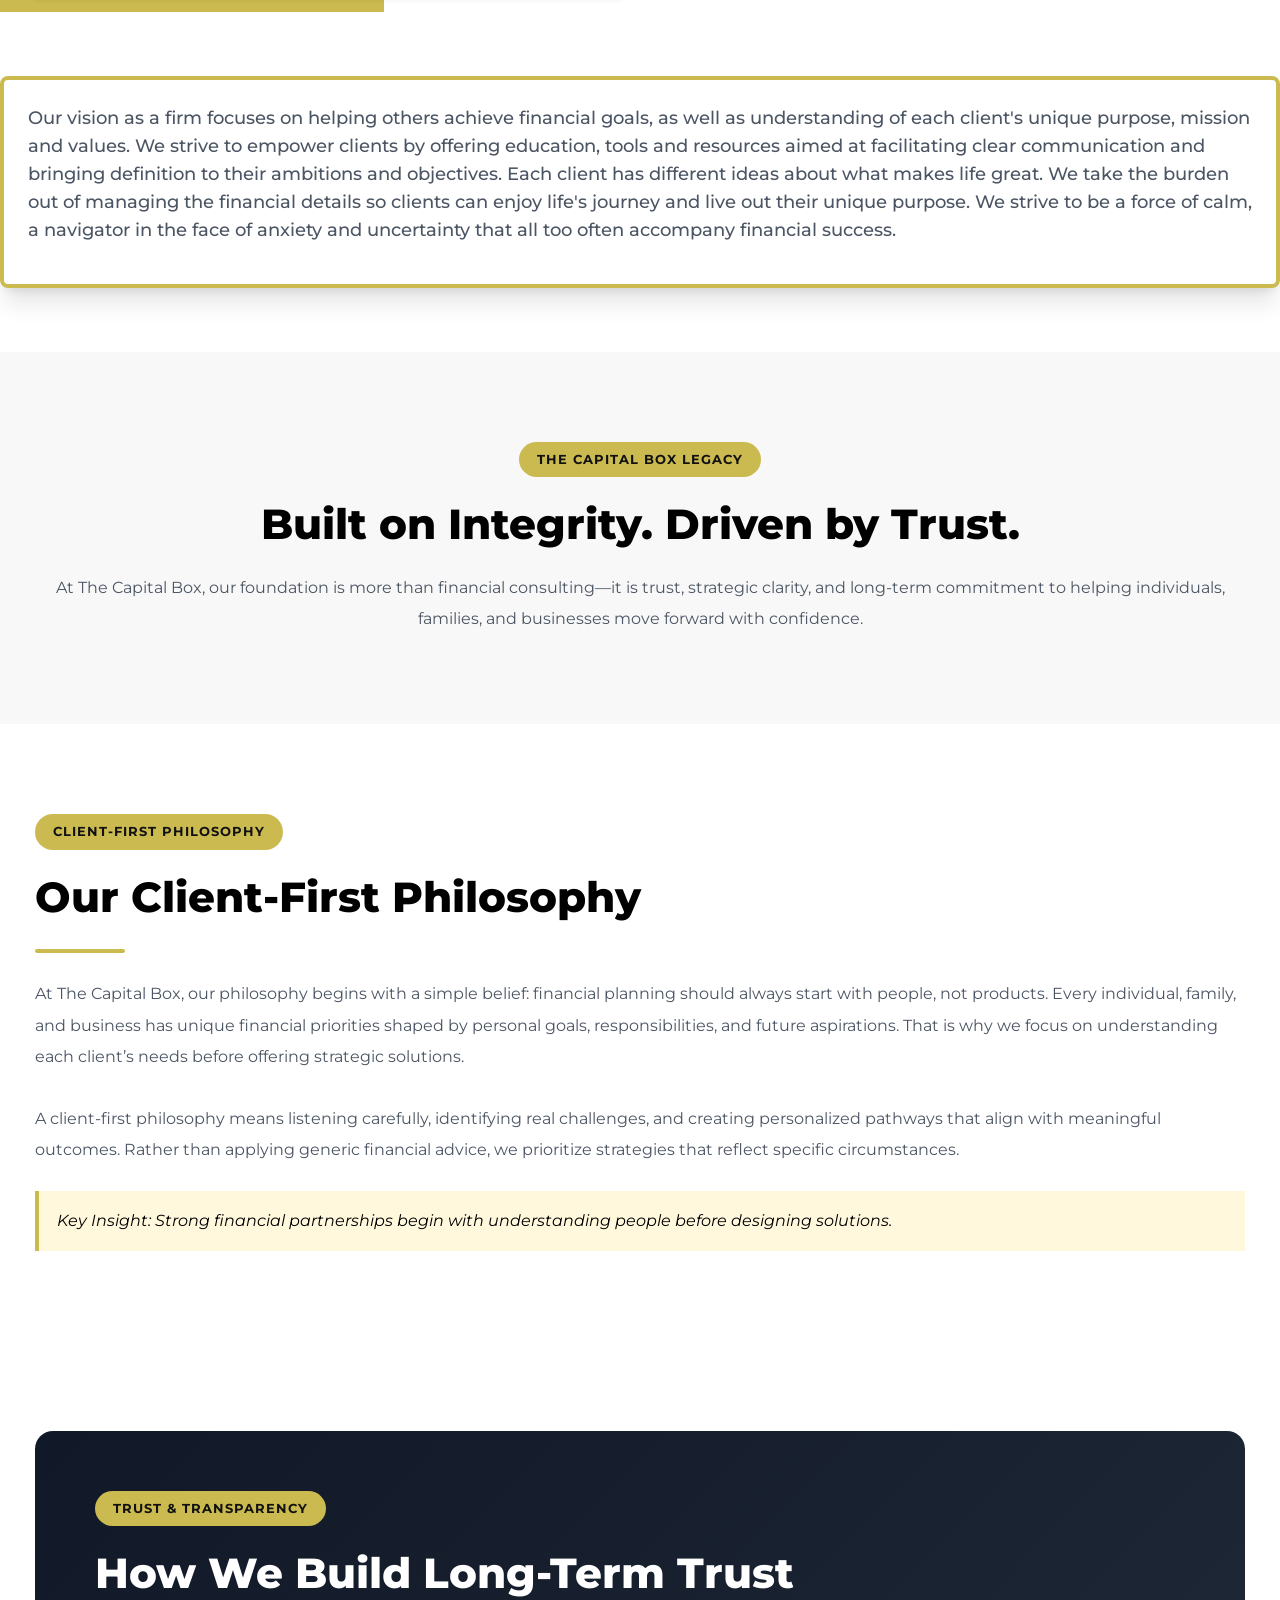
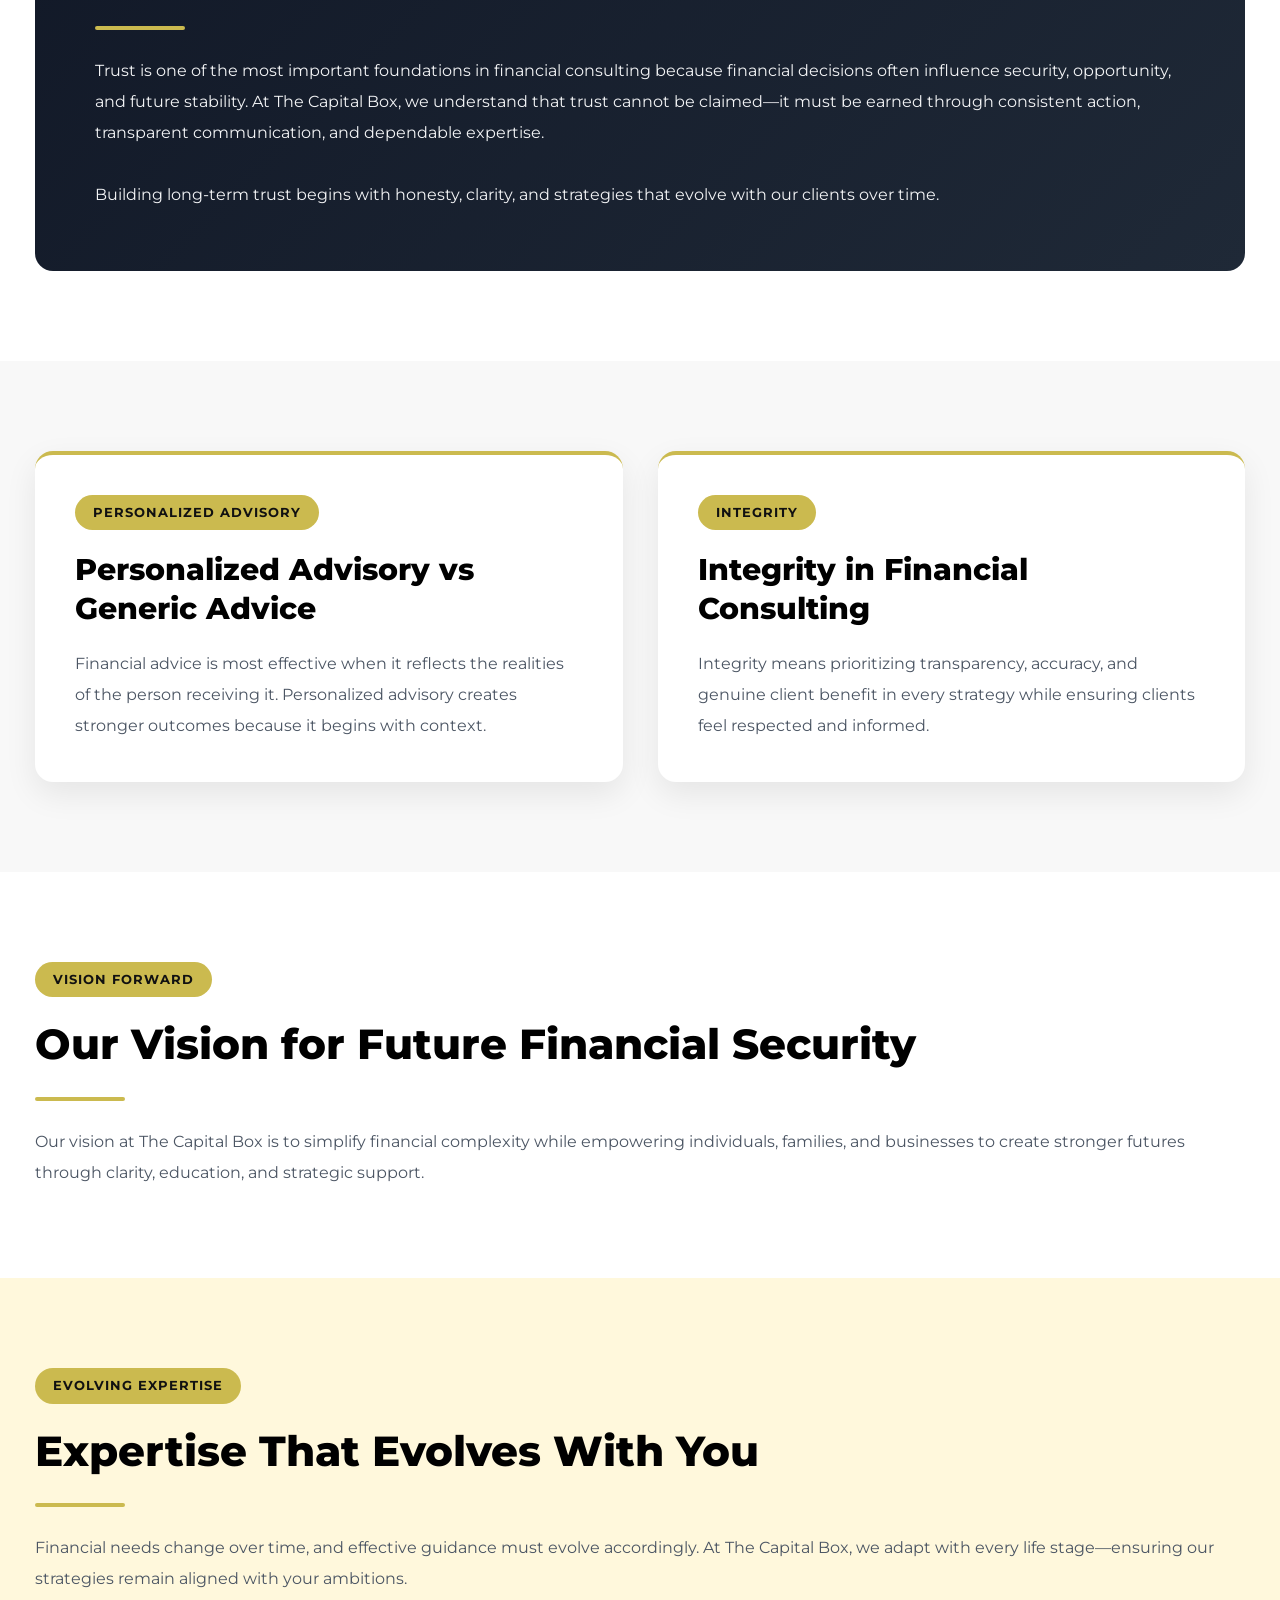
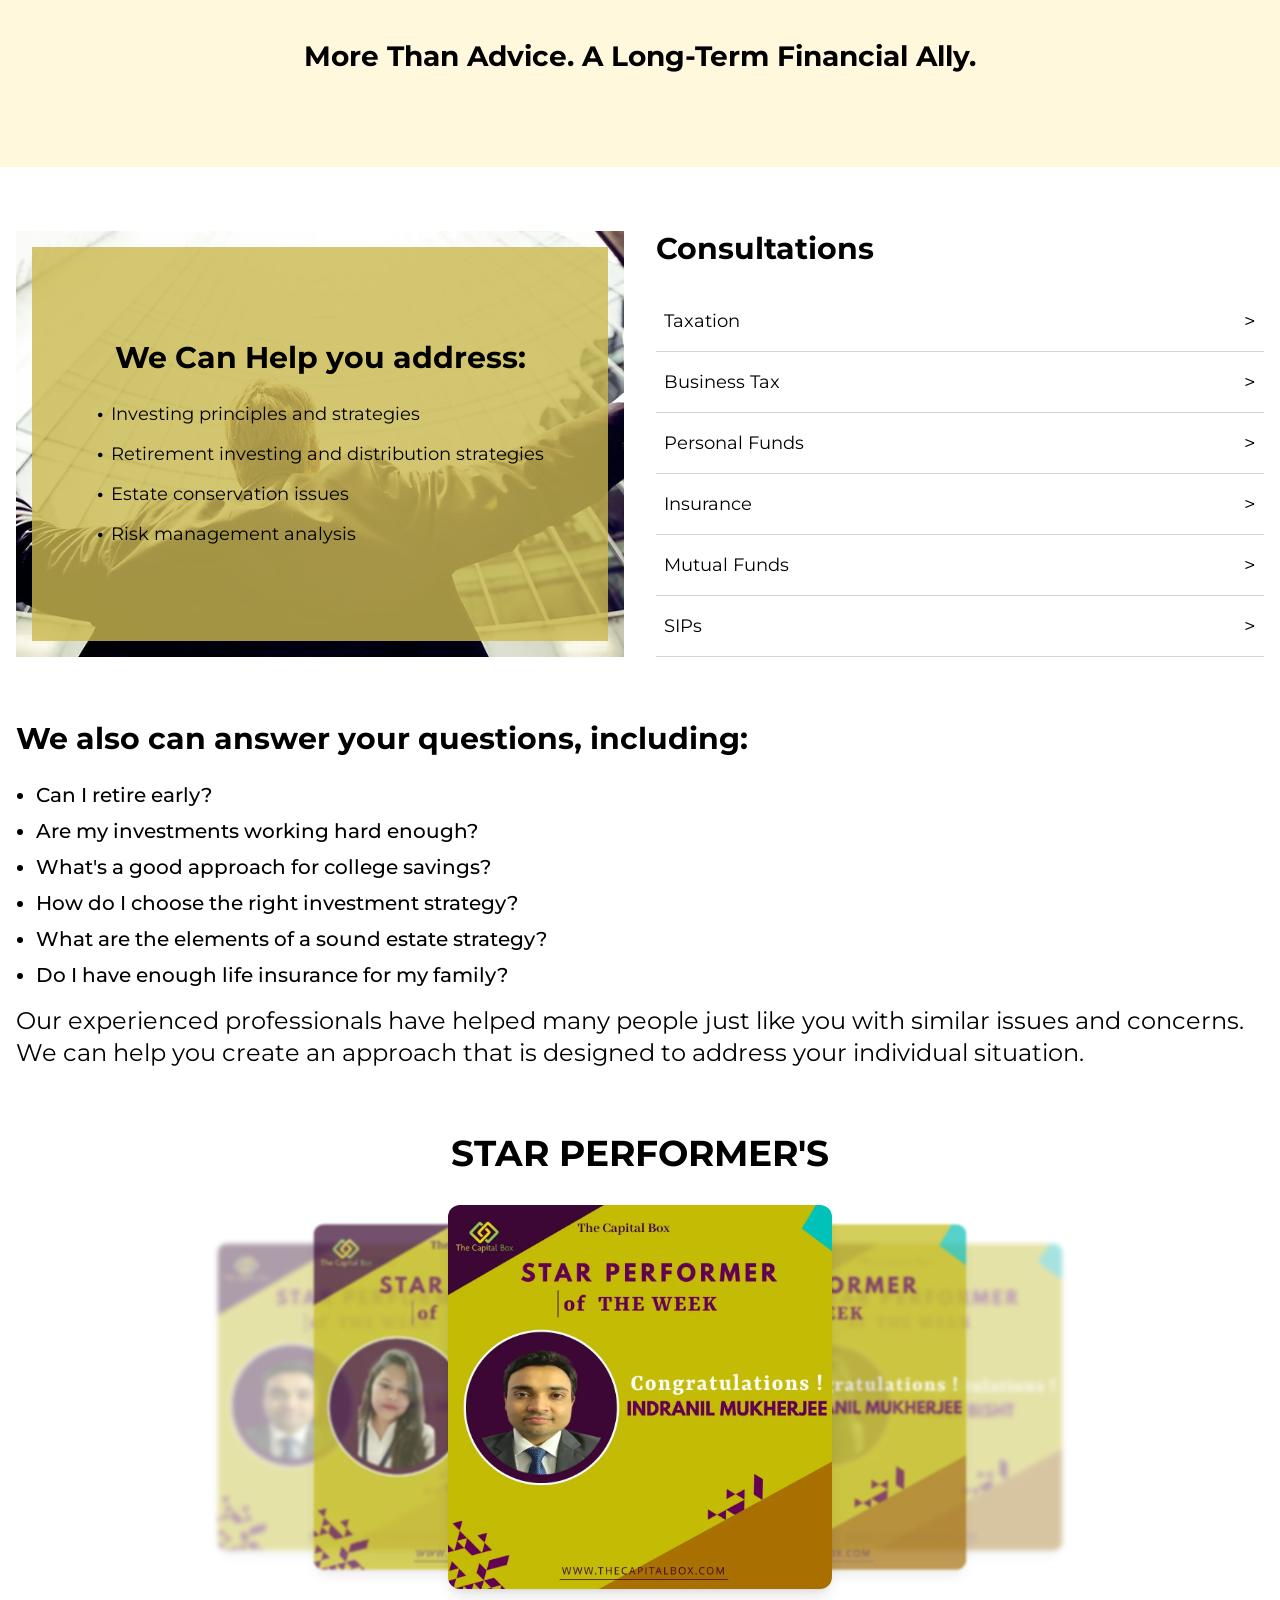
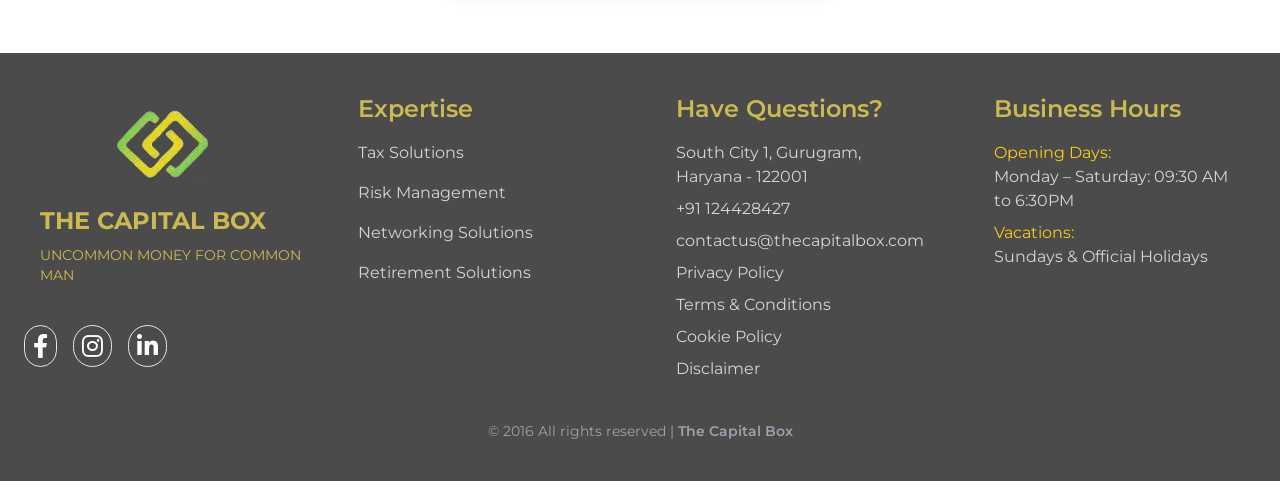
<file: public_html/about.html>
<!DOCTYPE html>
<html lang="en">

<head>
    <script async src="https://pagead2.googlesyndication.com/pagead/js/adsbygoogle.js?client=ca-pub-6537490720599944"
     crossorigin="anonymous"></script>
    <!-- Google tag (gtag.js) -->
<script async src="https://www.googletagmanager.com/gtag/js?id=G-KRYCB19FX7"></script>
<script>
  window.dataLayer = window.dataLayer || [];
  function gtag(){dataLayer.push(arguments);}
  gtag('js', new Date());

  gtag('config', 'G-KRYCB19FX7');
</script>
  <meta charset="UTF-8" />
  <meta name="viewport" content="width=device-width, initial-scale=1" />
  <meta name="description"
    content="The Capital Box offers expert financial consulting, tailored products, and risk management strategies for individuals, families, and businesses." />
  <meta name="keywords"
    content="financial consulting, financial advisory, risk management, niche market finance, wealth strategy, business financial services, insurance, mutual funds, thecapitalbox, the capital box, financial planning, investment, retirement solutions, tax solutions" />
  <meta name="author" content="The Capital Box" />
  <meta name="publisher" content="The Capital Box" />
  <meta name="robots" content="index, follow" />
  <title>The Capital Box | Financial Consulting & Advisory Experts</title>
  <link rel="canonical" href="https://www.thecapitalbox.com/about.html" />
  <!-- Preload main CSS file for performance improvement -->
  <link rel="preload" href="styles.css" as="style" />
  <link rel="stylesheet" href="styles.css" />
  <link rel="stylesheet" href="global.css" />

  <!-- Preconnect to external domains for faster resource loading -->
  <link rel="preconnect" href="https://fonts.googleapis.com" />
  <link rel="preconnect" href="https://fonts.gstatic.com" crossorigin />

  <!-- Favicon -->
  <link rel="icon" href="public/assets/logo-1.webp" type="image/png" sizes="32x32" />
  <link rel="icon" href="public/assets/logo-1.webp" type="image/png" sizes="16x16" />

  <!-- Web Fonts -->
  <link href="https://fonts.googleapis.com/css2?family=Montserrat:ital,wght@0,100..900;1,100..900&display=swap"
    rel="stylesheet" />

  <!-- Font Awesome for Icons -->
  <link rel="stylesheet" href="https://cdnjs.cloudflare.com/ajax/libs/font-awesome/6.0.0-beta3/css/all.min.css" />

  <!-- Open Graph Meta Tags for social sharing -->
  <meta property="og:title" content="The Capital Box | Financial Consulting & Advisory Experts" />
  <meta property="og:description"
    content="Unparalleled financial consulting, products, and risk management designed for individuals, families, and businesses." />
  <meta property="og:image" content="/public/assets/logo-1.webp" />
  <meta property="og:url" content="https://thecapitalbox.com/src/about.html" />
  <meta property="og:type" content="website" />

  <!-- Twitter Card Meta Tags -->
  <meta name="twitter:title" content="Financial Consulting & Advisory | The Capital Box" />
  <meta name="twitter:description"
    content="Expert financial consulting, niche-market strategies, and comprehensive risk management services." />
  <meta name="twitter:image" content="public/assets/logo-1.webp" />
  <meta name="twitter:card" content="summary_large_image" />

  <!--monetag Ads-->
  <!--<script src="https://fpyf8.com/88/tag.min.js" data-zone="158830" async data-cfasync="false"></script>-->

  <script type="application/ld+json">
      {
        "@context": "https://schema.org",
        "@type": "Organization",
        "name": "The Capital Box",
        "url": "https://www.thecapitalbox.com",
        "logo": "https://www.thecapitalbox.com/public/assets/logo-1.webp",
        "description": "Your go-to platform for financial insights, market trends, and investment strategies.",
        "sameAs": [
          "https://www.facebook.com/share/1Eqcw9arBm/",
          "https://www.instagram.com/thecapitalbox_/?igsh=MWg4c3o0MjdvNjVndQ%3D%3D#",
          "https://www.linkedin.com/company/finfitt/"
        ],
        "contactPoint": {
          "@type": "ContactPoint",
          "telephone": "+91 124428427",
          "contactType": "customer service",
          "email": "contactus@thecapitalbox.com",
          "areaServed": "IN"
        }
      }
    </script>
    <style>
    .tcb-about-section{padding:90px 0;}
    .tcb-about-container{max-width:1250px;margin:auto;padding:0 20px;}
    .tcb-about-title{font-size:42px;font-weight:800;line-height:1.3;margin-bottom:20px;}
    .tcb-about-text{font-size:16px;line-height:1.95;color:#4b5563;}
    .tcb-about-badge{
    display:inline-block;
    background:#CBBA4F;
    color:#111;
    padding:8px 18px;
    font-size:13px;
    font-weight:700;
    border-radius:30px;
    margin-bottom:20px;
    letter-spacing:1px;
    text-transform:uppercase;
    }
    .tcb-about-grid{display:grid;grid-template-columns:repeat(2,1fr);gap:35px;}
    .tcb-about-card{
    background:#fff;
    padding:40px;
    border-radius:18px;
    box-shadow:0 12px 32px rgba(0,0,0,0.08);
    border-top:4px solid #CBBA4F;
    transition:0.35s ease;
    }
    .tcb-about-card:hover{transform:translateY(-8px);}
    .tcb-about-dark{
    background:linear-gradient(135deg,#111827,#1f2937);
    color:#fff;
    border-radius:18px;
    padding:60px;
    }
    .tcb-about-dark .tcb-about-text{color:#f3f4f6;}
    .tcb-about-divider{
    width:90px;
    height:4px;
    background:#CBBA4F;
    margin:25px 0;
    border-radius:999px;
    }
    .tcb-about-note{
    margin-top:25px;
    padding:18px;
    background:#fff8dc;
    border-left:4px solid #CBBA4F;
    font-style:italic;
    }
    @media(max-width:768px){
    .tcb-about-grid{grid-template-columns:1fr;}
    .tcb-about-title{font-size:30px;}
    }
    </style>
</head>

<body>
  <!-- Loading Spinner -->
  <div id="loading-spinner" class="fixed inset-0 flex items-center justify-center bg-white z-50">
    <div class="loader"></div>
  </div>
  <!-- Navbar -->
  <nav id="navbar" class="navbar fixed top-0 w-full z-40 py-4 md:px-6 transition-all duration-300">
    <div class="mx-auto flex justify-between items-center px-2">
      <div class="flex items-center">
        <a href="/" class="text-white text-xl font-bold">
          <img src="public/assets/logo-1.webp" alt="The Capital Box Logo" class="h-8" />
        </a>
        <div class="flex flex-col ml-4 md:hidden lg:block">
          <p class="uppercase text-white text-md md:text-xl font-bold">
            The Capital Box
          </p>
          <p class="uppercase text-white text-xs md:text-base font-light">
            UNCOMMON MONEY FOR COMMON MAN
          </p>
        </div>
      </div>

      <div class="hidden md:flex items-center space-x-8">
        <a href="/" class="text-white hover:text-primary transition text-lg font-light uppercase">Home</a>
        
        <!-- Dropdown Menu -->
        <div class="dropdown relative w-full">
          <button class="text-white hover:text-primary transition flex items-center text-lg font-light uppercase"
            id="dropdownToggle">
            Services
            <svg xmlns="http://www.w3.org/2000/svg" class="h-4 w-4 ml-1" fill="none" viewBox="0 0 24 24"
              stroke="currentColor">
              <path stroke-linecap="round" stroke-linejoin="round" stroke-width="2" d="M19 9l-7 7-7-7" />
            </svg>
          </button>
          <div class="dropdown-menu bg-white rounded shadow-lg mt-2 w-56">
            <div class="py-2">
              <a href="./taxsolution.html"
                class="block px-4 py-2 hover:bg-gray-100 hover:text-primary text-gray-700">Tax Solutions</a>
              <a href="./retirementsolutions.html"
                class="block px-4 py-2 hover:bg-gray-100 hover:text-primary text-gray-700">Retirement Solutions</a>
              <a href="./networksolution.html"
                class="block px-4 py-2 hover:bg-gray-100 hover:text-primary text-gray-700">Networking Solutions
              </a>
              <a href="./riskmanagement.html"
                class="block px-4 py-2 hover:bg-gray-100 hover:text-primary text-gray-700">Risk Management</a>
            </div>
          </div>
        </div>

        <a href="./about.html" class="text-white hover:text-primary transition text-lg font-light uppercase">About</a>
        <a href="./contact.html"
          class="text-white hover:text-primary transition text-lg font-light uppercase">Contact</a>
        <a href="./careers.html"
          class="text-white transition text-xl uppercase font-light border border-primary rounded-lg px-4 py-2 hover:bg-[#CBBA4F] hover:text-white hover:font-normal">Careers</a>
      </div>

      <!-- Mobile menu button -->
      <div class="md:hidden">
        <button id="mobile-menu-button" class="text-white">
          <!-- Hamburger Icon -->
          <svg id="hamburger-icon" xmlns="http://www.w3.org/2000/svg" class="h-6 w-6" fill="none" viewBox="0 0 24 24"
            stroke="currentColor">
            <path stroke-linecap="round" stroke-linejoin="round" stroke-width="2" d="M4 6h16M4 12h16M4 18h16" />
          </svg>
          <!-- X Icon (hidden by default) -->
          <svg id="close-icon" class="h-6 w-6 hidden" xmlns="http://www.w3.org/2000/svg" fill="none" viewBox="0 0 24 24"
            stroke="currentColor">
            <path stroke-linecap="round" stroke-linejoin="round" stroke-width="2" d="M6 18L18 6M6 6l12 12" />
          </svg>
        </button>
      </div>
    </div>
    <!-- Mobile menu -->
    <div id="mobile-menu" class="hidden md:hidden bg-navColor bg-opacity-40 mt-4 py-2">
      <a href="/" class="block px-6 py-2 text-white hover:bg-primary">Home</a>
      <div class="relative">
        <button id="mobile-dropdown-button"
          class="w-full text-left px-6 py-2 text-white hover:bg-primary flex justify-between items-center">
          Services
          <svg xmlns="http://www.w3.org/2000/svg" class="h-4 w-4" fill="none" viewBox="0 0 24 24" stroke="currentColor">
            <path stroke-linecap="round" stroke-linejoin="round" stroke-width="2" d="M19 9l-7 7-7-7" />
          </svg>
        </button>
        <div id="mobile-dropdown" class="hidden bg-[#1F2937] rounded-lg mx-4 my-2">
          <a href="./taxsolution.html" class="block px-6 py-2 text-white hover:bg-primary rounded-t-lg">Tax
            Solutions</a>
          <a href="./retirementsolutions.html" class="block px-6 py-2 text-white hover:bg-primary">Retirement
            Solutions</a>
          <a href="./networksolution.html" class="block px-6 py-2 text-white hover:bg-primary rounded-b-lg">Networking
            Solutions</a>
          <a href="./riskmanagement.html" class="block px-6 py-2 text-white hover:bg-primary rounded-b-lg">Risk
            Management</a>
        </div>
      </div>
      <a href="./about.html" class="block px-6 py-2 text-white hover:bg-primary">About</a>
      <a href="./contact.html" class="block px-6 py-2 text-white hover:bg-primary">Contact</a>
      <div class="flex justify-center mt-4">
        <a href="./careers.html"
          class="text-white transition text-xl uppercase font-light border border-primary rounded-lg px-4 py-2 hover:bg-[#CBBA4F] hover:text-white hover:font-normal">Careers</a>
      </div>
    </div>
  </nav>
  <main>
    <!-- Hero Section -->
    <div class="relative">
      <!-- Hero Image -->
      <div class="w-full h-screen bg-cover bg-center relative overflow-hidden">
        <img src="public/assets/about-hero.webp" alt="About The Capital Box Hero Image"
          class="w-full h-full object-cover" />

        <!-- Hero Content -->
        <div class="absolute inset-0 bg-black bg-opacity-40 flex items-center justify-center">
          <div class="text-center text-white px-4">
            <h1 class="text-xl md:text-4xl lg:text-6xl font-bold mb-4">
              About Us
            </h1>
          </div>
        </div>
      </div>

      <!-- Overlapping Cards Container -->
      <div class="container mx-auto px-4 relative -mt-16 md:-mt-32 mb-16">
        <div class="w-full">
          <!-- First Card -->
          <div
            class="w-full bg-white rounded-lg shadow-xl transform transition duration-500 hover:-translate-y-2 border-4 border-primary rounded-lg bg-white">
            <div class="p-6 flex flex-col gap-4 md:gap-8">
              <h2 class="text-xl md:text-4xl font-bold text-gray-800 mb-4 text-center">
                A company with Integrity
              </h2>
              <p class="text-gray-600 mb-4 text-md md:text-lg font-medium">
                Since July 14 2016, the day we were founded, integrity has
                been our core value. We at "The Capital Box" design personal
                solutions to protect our clients' unique lifestyles and offer
                lasting peace of mind. We strive to build long-lasting
                relationships with clients through attention to detail and
                commitment to superior service. We provide unparalleled
                consulting services, financial products and risk management
                strategies to individuals, families and businesses,
                specializing in niche markets and portfolios with complex
                needs.
              </p>
            </div>
          </div>
        </div>
      </div>
    </div>
    <!-- Vision -->
    <div id="history"
      class="w-full h-full md:w-full relative px-4 my-6 md:my-0 md:px-8 py-4 sm:text-sm md:text-xl lg:text-lg xl:text-xl">
      <div class="bg-primary w-[30vw] h-full absolute left-0 top-0 -z-10"></div>
      <div class="max-w-7xl mx-auto">
        <div class="grid md:grid-cols-2 gap-8 items-center relative">
          <!-- Image -->
          <div class="relative z-10 transform transition duration-500 hover:scale-105">
            <img src="public/assets/about-sec-img.webp" alt="About Section Image"
              class="shadow-md w-full h-full object-cover rounded-md xl:block md:hidden lg:hidden sm:block" />
            <img srcset="
                  public/assets/about-section-lg-img-400w.avif 400w,
                  public/assets/about-section-lg-img-600w.avif 600w,
                  public/assets/about-section-lg-img-800w.avif 800w
                " sizes="(max-width: 400px) 400px, (max-width: 600px) 600px, (min-width: 601px) 800px"
              src="public/assets/about-section-lg-img.webp" alt="About Section Large Image" width="811" height="1000"
              loading="lazy"
              class="shadow-md w-full h-full object-cover rounded-md xl:hidden lg:block md:block sm:hidden hidden" />
          </div>

          <!-- Text Content with border that extends behind the image -->
          <div class="relative">
            <!-- Border that extends behind the image -->
            <div
              class="absolute top-0 bottom-0 -left-16 md:-left-24 lg:-left-32 right-0 border-4 border-primary rounded-md -z-5">
            </div>

            <!-- The actual content -->
            <p class="relative z-10 py-10 p-8 text-md md:text-2xl text-gray-900 md:text-sm lg:text-lg font-medium">
              We firmly believe that it all starts with having a clear vision
              of your unique goals. With this clarity, we combine objective
              advice and experience-led execution to bring the collective
              vision to life. We offer every client true peace of mind. We
              define peace of mind as a deeply rooted confidence that comes
              from feeling in control and knowing your financial plan is built
              on a foundation of increasing self-knowledge and awareness. It
              is at this critical juncture – the intersection of proactive
              planning and peace of mind – that we believe our clients have
              the highest potential to realize their goals.
            </p>
          </div>
        </div>
      </div>
    </div>
    <div class="container mx-auto px-4 md:px-0 my-16">
      <div class="w-full">
        <!-- First Card -->
        <div
          class="w-full bg-white rounded-lg shadow-xl transform transition duration-500 hover:-translate-y-2 border-4 border-primary rounded-lg bg-white">
          <div class="p-6">
            <p class="text-gray-600 mb-4 text-md md:text-lg font-medium">
              Our vision as a firm focuses on helping others achieve financial
              goals, as well as understanding of each client's unique purpose,
              mission and values. We strive to empower clients by offering
              education, tools and resources aimed at facilitating clear
              communication and bringing definition to their ambitions and
              objectives. Each client has different ideas about what makes
              life great. We take the burden out of managing the financial
              details so clients can enjoy life's journey and live out their
              unique purpose. We strive to be a force of calm, a navigator in
              the face of anxiety and uncertainty that all too often accompany
              financial success.
            </p>
          </div>
        </div>
      </div>
    </div>
    
        <!-- ABOUT PAGE NEW ARTICLES START -->
    
    <!-- ARTICLE HEADER -->
    <section class="tcb-about-section" style="background:#f8f8f8;">
    <div class="tcb-about-container" style="text-align:center;">
    <div class="tcb-about-badge">The Capital Box Legacy</div>
    <h2 class="tcb-about-title">Built on Integrity. Driven by Trust.</h2>
    <p class="tcb-about-text">
    At The Capital Box, our foundation is more than financial consulting—it is trust, strategic clarity, and long-term commitment to helping individuals, families, and businesses move forward with confidence.
    </p>
    </div>
    </section>
    
    <!-- ARTICLE 1 -->
    <section class="tcb-about-section">
    <div class="tcb-about-container">
    <div class="tcb-about-badge">Client-First Philosophy</div>
    <h2 class="tcb-about-title">Our Client-First Philosophy</h2>
    <div class="tcb-about-divider"></div>
    <p class="tcb-about-text">
    At The Capital Box, our philosophy begins with a simple belief: financial planning should always start with people, not products. Every individual, family, and business has unique financial priorities shaped by personal goals, responsibilities, and future aspirations. That is why we focus on understanding each client’s needs before offering strategic solutions.
    <br><br>
    A client-first philosophy means listening carefully, identifying real challenges, and creating personalized pathways that align with meaningful outcomes. Rather than applying generic financial advice, we prioritize strategies that reflect specific circumstances.
    </p>
    <div class="tcb-about-note">
    Key Insight: Strong financial partnerships begin with understanding people before designing solutions.
    </div>
    </div>
    </section>
    
    <!-- ARTICLE 2 -->
    <section class="tcb-about-section">
    <div class="tcb-about-container">
    <div class="tcb-about-dark">
    <div class="tcb-about-badge">Trust & Transparency</div>
    <h2 class="tcb-about-title">How We Build Long-Term Trust</h2>
    <div class="tcb-about-divider"></div>
    <p class="tcb-about-text">
    Trust is one of the most important foundations in financial consulting because financial decisions often influence security, opportunity, and future stability. At The Capital Box, we understand that trust cannot be claimed—it must be earned through consistent action, transparent communication, and dependable expertise.
    <br><br>
    Building long-term trust begins with honesty, clarity, and strategies that evolve with our clients over time.
    </p>
    </div>
    </div>
    </section>
    
    <!-- ARTICLE 3 + 4 -->
    <section class="tcb-about-section" style="background:#f8f8f8;">
    <div class="tcb-about-container">
    <div class="tcb-about-grid">
    
    <div class="tcb-about-card">
    <div class="tcb-about-badge">Personalized Advisory</div>
    <h2 class="tcb-about-title" style="font-size:30px;">Personalized Advisory vs Generic Advice</h2>
    <p class="tcb-about-text">
    Financial advice is most effective when it reflects the realities of the person receiving it. Personalized advisory creates stronger outcomes because it begins with context.
    </p>
    </div>
    
    <div class="tcb-about-card">
    <div class="tcb-about-badge">Integrity</div>
    <h2 class="tcb-about-title" style="font-size:30px;">Integrity in Financial Consulting</h2>
    <p class="tcb-about-text">
    Integrity means prioritizing transparency, accuracy, and genuine client benefit in every strategy while ensuring clients feel respected and informed.
    </p>
    </div>
    
    </div>
    </div>
    </section>
    
    <!-- ARTICLE 5 -->
    <section class="tcb-about-section">
    <div class="tcb-about-container">
    <div class="tcb-about-badge">Vision Forward</div>
    <h2 class="tcb-about-title">Our Vision for Future Financial Security</h2>
    <div class="tcb-about-divider"></div>
    <p class="tcb-about-text">
    Our vision at The Capital Box is to simplify financial complexity while empowering individuals, families, and businesses to create stronger futures through clarity, education, and strategic support.
    </p>
    </div>
    </section>
    
    <!-- ARTICLE 6 -->
    <section class="tcb-about-section" style="background:#fff8dc;">
    <div class="tcb-about-container">
    <div class="tcb-about-badge">Evolving Expertise</div>
    <h2 class="tcb-about-title">Expertise That Evolves With You</h2>
    <div class="tcb-about-divider"></div>
    <p class="tcb-about-text">
    Financial needs change over time, and effective guidance must evolve accordingly. At The Capital Box, we adapt with every life stage—ensuring our strategies remain aligned with your ambitions.
    </p>
    
    <div style="text-align:center; margin-top:40px;">
    <h3 style="font-size:28px; font-weight:700;">More Than Advice. A Long-Term Financial Ally.</h3>
    </div>
    
    </div>
    </section>
    
    <!-- ABOUT PAGE NEW ARTICLES END -->
    
    <!-- consultation -->
    <section class="consultation-section my-16">
      <div class="container mx-auto px-4">
        <div class="flex flex-col md:flex-row gap-8">
          <!-- Left Container with Image and Yellow Overlay -->
          <div class="w-full md:w-1/2 relative">
            <img src="public/assets/consultation-img.webp" alt="Consultation Section Image"
              class="w-full h-full object-cover hidden md:block" />
  
            <div
              class="absolute inset-0 bg-[#CBBA4F] bg-opacity-80 m-4 transform transition duration-500 hover:scale-[1.02]">
              <div class="p-4 md:p-8 h-full flex flex-col justify-center items-center">
                <h2 class="text-xl md:text-3xl font-bold text-black mb-6">
                  We Can Help you address:
                </h2>
                <ul class="text-black space-y-3 text-sm md:text-lg">
                  <li class="flex items-start">
                    <span class="mr-2 font-bold">•</span>
                    <span>Investing principles and strategies</span>
                  </li>
                  <li class="flex items-start">
                    <span class="mr-2 font-bold">•</span>
                    <span>Retirement investing and distribution strategies</span>
                  </li>
                  <li class="flex items-start">
                    <span class="mr-2 font-bold">•</span>
                    <span>Estate conservation issues</span>
                  </li>
                  <li class="flex items-start">
                    <span class="mr-2 font-bold">•</span>
                    <span>Risk management analysis</span>
                  </li>
                </ul>
              </div>
            </div>
          </div>

          <!-- Right Container with Consultation Options -->
          <div class="w-full md:w-1/2">
            <h2 class="text-2xl md:text-3xl font-bold mb-6">Consultations</h2>
            <div class="consultation-accordion">
              <!-- Option 1 -->
              <div class="border-b border-gray-300">
                <button
                  class="w-full py-4 px-2 flex justify-between items-center text-left transform transition duration-500 hover:-translate-y-2 hover:font-medium hover:text-primary"
                  onclick="togglePopup('taxation')">
                  <span class="text-lg">Taxation</span>
                  <span class="text-xl">></span>
                </button>
              </div>

              <!-- Option 2 -->
              <div class="border-b border-gray-300">
                <button
                  class="w-full py-4 px-2 flex justify-between items-center text-left transform transition duration-500 hover:-translate-y-2 hover:font-medium hover:text-primary"
                  onclick="togglePopup('business')">
                  <span class="text-lg">Business Tax</span>
                  <span class="text-xl">></span>
                </button>
              </div>

              <!-- Option 3 -->
              <div class="border-b border-gray-300">
                <button
                  class="w-full py-4 px-2 flex justify-between items-center text-left transform transition duration-500 hover:-translate-y-2 hover:font-medium hover:text-primary"
                  onclick="togglePopup('personal')">
                  <span class="text-lg">Personal Funds</span>
                  <span class="text-xl">></span>
                </button>
              </div>

              <!-- Option 4 -->
              <div class="border-b border-gray-300">
                <button
                  class="w-full py-4 px-2 flex justify-between items-center text-left transform transition duration-500 hover:-translate-y-2 hover:font-medium hover:text-primary"
                  onclick="togglePopup('insurance')">
                  <span class="text-lg">Insurance</span>
                  <span class="text-xl">></span>
                </button>
              </div>

              <!-- Option 5 -->
              <div class="border-b border-gray-300">
                <button
                  class="w-full py-4 px-2 flex justify-between items-center text-left transform transition duration-500 hover:-translate-y-2 hover:font-medium hover:text-primary"
                  onclick="togglePopup('mutual')">
                  <span class="text-lg">Mutual Funds</span>
                  <span class="text-xl">></span>
                </button>
              </div>

              <!-- Option 6 -->
              <div class="border-b border-gray-300">
                <button
                  class="w-full py-4 px-2 flex justify-between items-center text-left transform transition duration-500 hover:-translate-y-2 hover:font-medium hover:text-primary"
                  onclick="togglePopup('sips')">
                  <span class="text-lg">SIPs</span>
                  <span class="text-xl">></span>
                </button>
              </div>
            </div>
          </div>
        </div>
      </div>

      <!-- Popup containers (hidden by default) -->
      <!-- taxation -->
      <div id="taxation" class="fixed inset-0 bg-black bg-opacity-50 z-50 hidden flex items-center justify-center">
        <div class="bg-white p-8 rounded-lg max-w-lg w-full max-h-[80vh] overflow-y-auto mx-4 md:mx-0">
          <div class="flex justify-between items-center mb-4">
            <h3 class="text-md md:text-2xl font-semibold text-primary">
              Important Taxation Insights
            </h3>

            <button onclick="togglePopup('taxation')" class="text-2xl">
              &times;
            </button>
          </div>
          <p class="text-gray-700 text-sm md:text-lg">
            Taxation plays a crucial role in funding essential public services
            such as infrastructure, healthcare, education, and national
            defense. Understanding taxation helps individuals and businesses
            make informed financial decisions.
          </p>
          <ul class="list-disc list-inside space-y-2 text-gray-700 text-sm md:text-lg">
            <li>
              <strong>Direct and Indirect Taxes:</strong> Taxes are collected
              either directly (e.g., income tax) or indirectly (e.g., sales
              tax) based on earnings and consumption.
            </li>
            <li>
              <strong>Types of Taxes:</strong> Income tax, sales tax, property
              tax, excise duties, and customs duties each impact different
              aspects of the economy.
            </li>
            <li>
              <strong>Modern Tax Trends:</strong> Digital taxation,
              environmental taxes, and international cooperation like the
              Global Minimum Tax are reshaping global tax systems.
            </li>
            <li>
              <strong>Challenges:</strong> Governments face issues like tax
              evasion, regulatory complexity, and adapting to digital
              economies.
            </li>
          </ul>
        </div>
      </div>
      <!-- business -->
      <div id="business" class="fixed inset-0 bg-black bg-opacity-50 z-50 hidden flex items-center justify-center">
        <div class="bg-white p-8 rounded-lg max-w-lg w-full max-h-[80vh] overflow-y-auto mx-4 md:mx-0">
          <div class="flex justify-between items-center mb-4">
            <h3 class="text-md md:text-2xl font-semibold text-primary">
              Important Insights on Business Taxation
            </h3>

            <button onclick="togglePopup('business')" class="text-2xl">
              &times;
            </button>
          </div>
          <p class="text-gray-700 text-sm md:text-lg">
            Business taxation forms the backbone of economic fairness and
            national development. It ensures that companies contribute their
            fair share to the growth of public services and infrastructure.
          </p>
          <ul class="list-disc list-inside space-y-2 text-gray-700 text-sm md:text-lg">
            <li>
              <strong>Corporate Income Tax:</strong> Companies are taxed on
              their net profits, impacting pricing, investment, and
              operational strategies.
            </li>
            <li>
              <strong>Sales Tax and VAT:</strong> Taxes applied to goods and
              services, influencing consumer behavior and business margins.
            </li>
            <li>
              <strong>Payroll and Excise Taxes:</strong> Businesses must
              contribute taxes for employee salaries and specific goods like
              fuel, alcohol, and tobacco.
            </li>
            <li>
              <strong>Global Tax Reforms:</strong> Initiatives like the Global
              Minimum Tax aim to create a level playing field internationally,
              reducing tax evasion through offshore operations.
            </li>
            <li>
              <strong>Digital and Green Taxation:</strong> Modern businesses,
              especially digital platforms, are now subject to new taxes
              promoting transparency and environmental responsibility.
            </li>
          </ul>
        </div>
      </div>
      <!-- Personal Fund -->
      <div id="personal" class="fixed inset-0 bg-black bg-opacity-50 z-50 hidden flex items-center justify-center">
        <div class="bg-white p-8 rounded-lg max-w-lg w-full max-h-[80vh] overflow-y-auto mx-4 md:mx-0">
          <div class="flex justify-between items-center mb-4">
            <h3 class="text-md md:text-2xl font-semibold text-primary">
              Important Insights on Personal Funds
            </h3>

            <button onclick="togglePopup('personal')" class="text-2xl">
              &times;
            </button>
          </div>
          <p class="text-gray-700 text-sm md:text-lg">
            Managing personal funds wisely is essential for achieving
            financial security, independence, and peace of mind. Understanding
            income sources and applying effective strategies ensures a stable
            financial future.
          </p>
          <ul class="list-disc list-inside space-y-2 text-gray-700 text-sm md:text-lg">
            <li>
              <strong>Sources of Personal Funds:</strong> Salaries,
              investments, savings, inheritances, and pensions contribute to
              an individual's wealth.
            </li>
            <li>
              <strong>Importance of Fund Management:</strong> Smart budgeting,
              saving, and investing help meet daily needs, future goals, and
              emergency requirements.
            </li>
            <li>
              <strong>Modern Trends:</strong> Digital banking, automated
              investments, and new asset classes like cryptocurrencies are
              transforming personal finance management.
            </li>
            <li>
              <strong>Challenges:</strong> Rising living costs, unpredictable
              expenses, and lack of financial literacy can threaten financial
              stability if not addressed.
            </li>
            <li>
              <strong>Financial Literacy:</strong> Ongoing education in
              managing money, investments, and retirement planning is more
              important than ever for long-term success.
            </li>
          </ul>
        </div>
      </div>
      <!-- insurance -->
      <div id="insurance" class="fixed inset-0 bg-black bg-opacity-50 z-50 hidden flex items-center justify-center">
        <div class="bg-white p-8 rounded-lg max-w-lg w-full max-h-[80vh] overflow-y-auto mx-4 md:mx-0">
          <div class="flex justify-between items-center mb-4">
            <h3 class="text-md md:text-2xl font-semibold text-primary">
              Important Insights on Insurance
            </h3>

            <button onclick="togglePopup('insurance')" class="text-2xl">
              &times;
            </button>
          </div>
          <p class="text-gray-700 text-sm md:text-lg">
            Insurance offers financial protection against unexpected events
            such as accidents, illness, and emergencies. It is a crucial step
            toward securing your future and that of your loved ones.
          </p>
          <ul class="list-disc list-inside space-y-2 text-gray-700 text-sm md:text-lg">
            <li>
              <strong>Tailored Coverage:</strong> Insurance plans customized
              to meet your specific needs, ensuring optimal protection.
            </li>
            <li>
              <strong>Affordable Premiums:</strong> Quality coverage at
              competitive rates, helping you balance cost and protection.
            </li>
            <li>
              <strong>Expert Support:</strong> Access to professional guidance
              in selecting the right insurance plan and navigating claims.
            </li>
            <li>
              <strong>Fast Claim Processing:</strong> Hassle-free and quick
              claims, ensuring you get the support you need when it matters
              most.
            </li>
            <li>
              <strong>Comprehensive Tax Assistance:</strong> Maximize your tax
              benefits through eligible insurance policies.
            </li>
            <li>
              <strong>24/7 Customer Service:</strong> Access to help anytime,
              ensuring you're never left without support.
            </li>
          </ul>
        </div>
      </div>
      <!-- mutual -->
      <div id="mutual" class="fixed inset-0 bg-black bg-opacity-50 z-50 hidden flex items-center justify-center">
        <div class="bg-white p-8 rounded-lg max-w-lg w-full max-h-[80vh] overflow-y-auto mx-4 md:mx-0">
          <div class="flex justify-between items-center mb-4">
            <h3 class="text-md md:text-2xl font-semibold text-primary">
              Important Insights on Mutual Funds
            </h3>

            <button onclick="togglePopup('mutual')" class="text-2xl">
              &times;
            </button>
          </div>
          <p class="text-gray-700 text-sm md:text-lg">
            Mutual funds allow you to invest in a diversified portfolio
            managed by professionals. They offer an opportunity to grow your
            wealth with relatively low risk and are perfect for both new and
            experienced investors.
          </p>
          <ul class="list-disc list-inside space-y-2 text-gray-700 text-sm md:text-lg">
            <li>
              <strong>Diversified Portfolio:</strong> Spread your investments
              across different assets to minimize risk and maximize returns.
            </li>
            <li>
              <strong>Professional Management:</strong> Expert fund managers
              actively manage your investment for optimal growth.
            </li>
            <li>
              <strong>Affordable Investment:</strong> Start investing with
              small amounts and gradually build wealth over time.
            </li>
            <li>
              <strong>High Liquidity:</strong> Buy or sell your mutual fund
              units with ease when you need access to funds.
            </li>
            <li>
              <strong>Tax Benefits:</strong> Certain mutual fund schemes, like
              ELSS, offer tax-saving advantages under Section 80C.
            </li>
          </ul>
        </div>
      </div>
      <!-- SIPs -->
      <div id="sips" class="fixed inset-0 bg-black bg-opacity-50 z-50 hidden flex items-center justify-center">
        <div class="bg-white p-8 rounded-lg max-w-lg w-full max-h-[80vh] overflow-y-auto mx-4 md:mx-0">
          <div class="flex justify-between items-center mb-4">
            <h3 class="text-md md:text-2xl font-semibold text-primary">
              Important Insights on SIP's
            </h3>

            <button onclick="togglePopup('sips')" class="text-2xl">
              &times;
            </button>
          </div>
          <p class="text-gray-700 text-sm md:text-lg">
            A Systematic Investment Plan (SIP) is an easy and efficient way to
            invest in mutual funds regularly. It allows you to grow your
            wealth steadily, without the stress of market fluctuations, by
            investing small amounts at fixed intervals.
          </p>
          <ul class="list-disc list-inside space-y-2 text-gray-700 text-sm md:text-lg">
            <li>
              <strong>Disciplined Saving:</strong> Set aside a fixed amount
              regularly, ensuring a consistent investment habit without
              pressure.
            </li>
            <li>
              <strong>Rupee Cost Averaging:</strong> Minimize market
              volatility by investing at different price points, which
              smoothens your investment journey.
            </li>
            <li>
              <strong>Flexible Investment:</strong> You can start, stop, or
              modify your SIP as per your needs and goals.
            </li>
            <li>
              <strong>Power of Compounding:</strong> Over time, your
              investments grow significantly due to the power of compounding.
            </li>
            <li>
              <strong>Affordable Start:</strong> You can begin your investment
              journey with amounts as low as ₹500, making SIPs accessible to
              everyone.
            </li>
          </ul>
        </div>
      </div>
    </section>
    <!-- questions -->
    <section class="container mx-auto px-4 my-16">
      <h2 class="text-2xl md:text-3xl font-bold mb-6">
        We also can answer your questions, including:
      </h2>
      <ul class="list-disc pl-5 text-md md:text-xl">
        <div>
          <li class="mb-2 transform transition duration-200 hover:text-primary cursor-pointer font-medium"
            onclick="dropDescription(this)">
            Can I retire early?
          </li>
          <p class="text-gray-600 mb-4 text-md md:text-lg font-medium hidden">
            This depends on your current savings, income sources, and
            financial goals. We can help analyze your plan.
          </p>
        </div>
        <div>
          <li class="mb-2 transform transition duration-200 hover:text-primary cursor-pointer font-medium"
            onclick="dropDescription(this)">
            Are my investments working hard enough?
          </li>
          <p class="text-gray-600 mb-4 text-md md:text-lg font-medium hidden">
            We'll review your portfolio performance and suggest optimizations
            if needed.
          </p>
        </div>

        <div>
          <li class="mb-2 transform transition duration-200 hover:text-primary cursor-pointer font-medium"
            onclick="dropDescription(this)">
            What's a good approach for college savings?
          </li>
          <p class="text-gray-600 mb-4 text-md md:text-lg font-medium hidden">
            Options like 529 plans, custodial accounts, and more—we'll tailor
            a solution to your family's needs.
          </p>
        </div>
        <div>
          <li class="mb-2 transform transition duration-200 hover:text-primary cursor-pointer font-medium"
            onclick="dropDescription(this)">
            How do I choose the right investment strategy?
          </li>
          <p class="text-gray-600 mb-4 text-md md:text-lg font-medium hidden">
            We'll assess your risk tolerance and financial goals to create a
            personalized investment plan.
          </p>
        </div>
        <div>
          <li class="mb-2 transform transition duration-200 hover:text-primary cursor-pointer font-medium"
            onclick="dropDescription(this)">
            What are the elements of a sound estate strategy?
          </li>
          <p class="text-gray-600 mb-4 text-md md:text-lg font-medium hidden">
            It includes wills, trusts, beneficiary designations, powers of
            attorney, and tax planning.
          </p>
        </div>
        <div>
          <li class="mb-2 transform transition duration-200 hover:text-primary cursor-pointer font-medium"
            onclick="dropDescription(this)">
            Do I have enough life insurance for my family?
          </li>
          <p class="text-gray-600 mb-4 text-md md:text-lg font-medium hidden">
            We'll calculate your needs based on income, debts, education, and
            future family expenses.
          </p>
        </div>
      </ul>
      <p class="mt-4 font-normal text-lg md:text-2xl">
        Our experienced professionals have helped many people just like you
        with similar issues and concerns. We can help you create an approach
        that is designed to address your individual situation.
      </p>
    </section>
    <!-- Testimonial -->
    <section class="container mx-auto px-4 my-16">
      <div class="text-center uppercase relative mb-8 text-2xl md:text-4xl font-bold">
        STAR PERFORMER's
      </div>

      <div class="carousel flex items-center justify-center w-full h-96 relative">
        <ul class="carousel__list flex relative w-full justify-center items-center list-none p-0">
          <li class="carousel__item max-w-md md:w-lg h-96 rounded-xl shadow-lg overflow-hidden cursor-pointer"
            data-pos="-2">
            <img src="public/assets/card-1.webp" alt="Testimonial Card 1" class="w-full h-full object-cover" />
          </li>
          <li class="carousel__item w-lg h-96 rounded-xl shadow-lg overflow-hidden cursor-pointer" data-pos="-1">
            <img src="public/assets/card-2.webp" alt="Testimonial Card 2" class="w-full h-full object-cover" />
          </li>
          <li class="carousel__item w-lg h-96 rounded-xl shadow-lg overflow-hidden cursor-pointer" data-pos="0">
            <img src="public/assets/card-1.webp" alt="Testimonial Card 3" class="w-full h-full object-cover" />
          </li>
          <li class="carousel__item w-lg h-96 rounded-xl shadow-lg overflow-hidden cursor-pointer" data-pos="1">
            <img src="public/assets/card-1.webp" alt="Testimonial Card 4" class="w-full h-full object-cover" />
          </li>
          <li class="carousel__item w-lg h-96 rounded-xl shadow-lg overflow-hidden cursor-pointer" data-pos="2">
            <img src="public/assets/card-2.webp" alt="Testimonial Card 5" class="w-full h-full object-cover" />
          </li>
        </ul>
      </div>
    </section>
  </main>
  <!-- Footer -->
  <footer class="bg-[#4B4B4B] text-white py-10 px-6 text-sm md:text-base">
        <div
            class="w-full max-w-[90%] 2xl:max-w-[1600px] mx-auto grid grid-cols-1 sm:grid-cols-2 md:grid-cols-2 lg:grid-cols-4 gap-4 md:gap-10">
            <!-- Logo and Social Icons -->
            <div class="flex flex-col items-center justify-center md:items-start gap-8">
                <div class="flex flex-col items-center justify-center gap-6">
                    <img src="public/assets/logo-1.webp" alt="The Capital Box Logo" />
                    <div class="flex flex-col ml-4">
                        <h2
                            class="text-xl text-center md:text-start text-primary md:text-2xl font-bold leading-tight uppercase mb-2">
                            the capital box
                        </h2>
                        <p class="text-primary text-xs md:text-sm">
                            UNCOMMON MONEY FOR COMMON MAN
                        </p>
                    </div>
                </div>
                <div class="flex space-x-4 mt-2">
                    <a href="https://www.facebook.com/share/1Eqcw9arBm/" class="hover:text-primary"
                        aria-label="Facebook"><i
                            class="fab fa-facebook-f text-xl md:text-2xl border p-2 rounded-full hover:bg-white"></i></a>
                    <a href="https://www.instagram.com/thecapitalbox_/?igsh=MWg4c3o0MjdvNjVndQ%3D%3D#"
                        class="hover:text-primary" aria-label="instagram"><i
                            class="fab fa-instagram text-xl md:text-2xl border p-2 rounded-full hover:bg-white"></i></a>
                    <a href="https://www.linkedin.com/company/finfitt/" class="hover:text-primary"
                        aria-label="linkedin"><i
                            class="fab fa-linkedin-in text-xl md:text-2xl border p-2 rounded-full hover:bg-white"></i></a>
                </div>
            </div>

            <!-- Expertise -->
            <div class="px-4">
                <h3 class="text-lg md:text-2xl font-semibold mb-4 text-primary">
                    Expertise
                </h3>
                <div class="flex flex-col gap-4 text-gray-300">
                    <a href="./taxsolution.html" class="hover:text-primary">Tax Solutions</a>
                    <a href="./riskmanagement.html" class="hover:text-primary">Risk Management</a>
                    <a href="./networksolution.html" class="hover:text-primary">Networking Solutions</a>
                    <a href="./retirementsolutions.html" class="hover:text-primary">Retirement Solutions</a>
                </div>
            </div>

            <!-- Contact Info -->
            <div class="px-4">
                <h3 class="text-lg md:text-2xl font-semibold mb-4 text-primary">
                    Have Questions?
                </h3>
                <ul class="space-y-2 text-gray-300">
                    <li>South City 1, Gurugram, Haryana - 122001</li>
                    <li>+91 124428427</li>
                    <li>contactus@thecapitalbox.com</li>
                    <li>
                        <a href="privacy.html" class="hover:text-primary cursor-pointer">Privacy Policy</a>
                    </li>
                    <li>
                        <a href="terms.html" class="hover:text-primary cursor-pointer">Terms & Conditions</a>
                    </li>
                    <li>
                        <a href="cookie-policy.html" class="hover:text-primary cursor-pointer">Cookie Policy</a>
                    </li>
                    <li>
                        <a href="disclaimer.html" class="hover:text-primary cursor-pointer">Disclaimer</a>
                    </li>
                </ul>
            </div>

            <!-- Business Hours -->
            <div class="px-4">
                <h3 class="text-lg md:text-2xl font-semibold mb-4 text-primary">
                    Business Hours
                </h3>
                <ul class="space-y-2 text-gray-300">
                    <li>
                        <span class="text-yellow-400">Opening Days:</span> <br />
                        Monday – Saturday: 09:30 AM to 6:30PM
                    </li>
                    <li>
                        <span class="text-yellow-400">Vacations:</span> <br />
                        Sundays & Official Holidays
                    </li>
                </ul>
            </div>
        </div>

        <div class="mt-10 text-center text-xs md:text-sm text-gray-400">
            © 2016 All rights reserved |
            <a href="/" class="hover:text-primary font-semibold">The Capital Box</a>
        </div>
    </footer>

  <script src="main.js"></script>
</body>

</html>
</file>
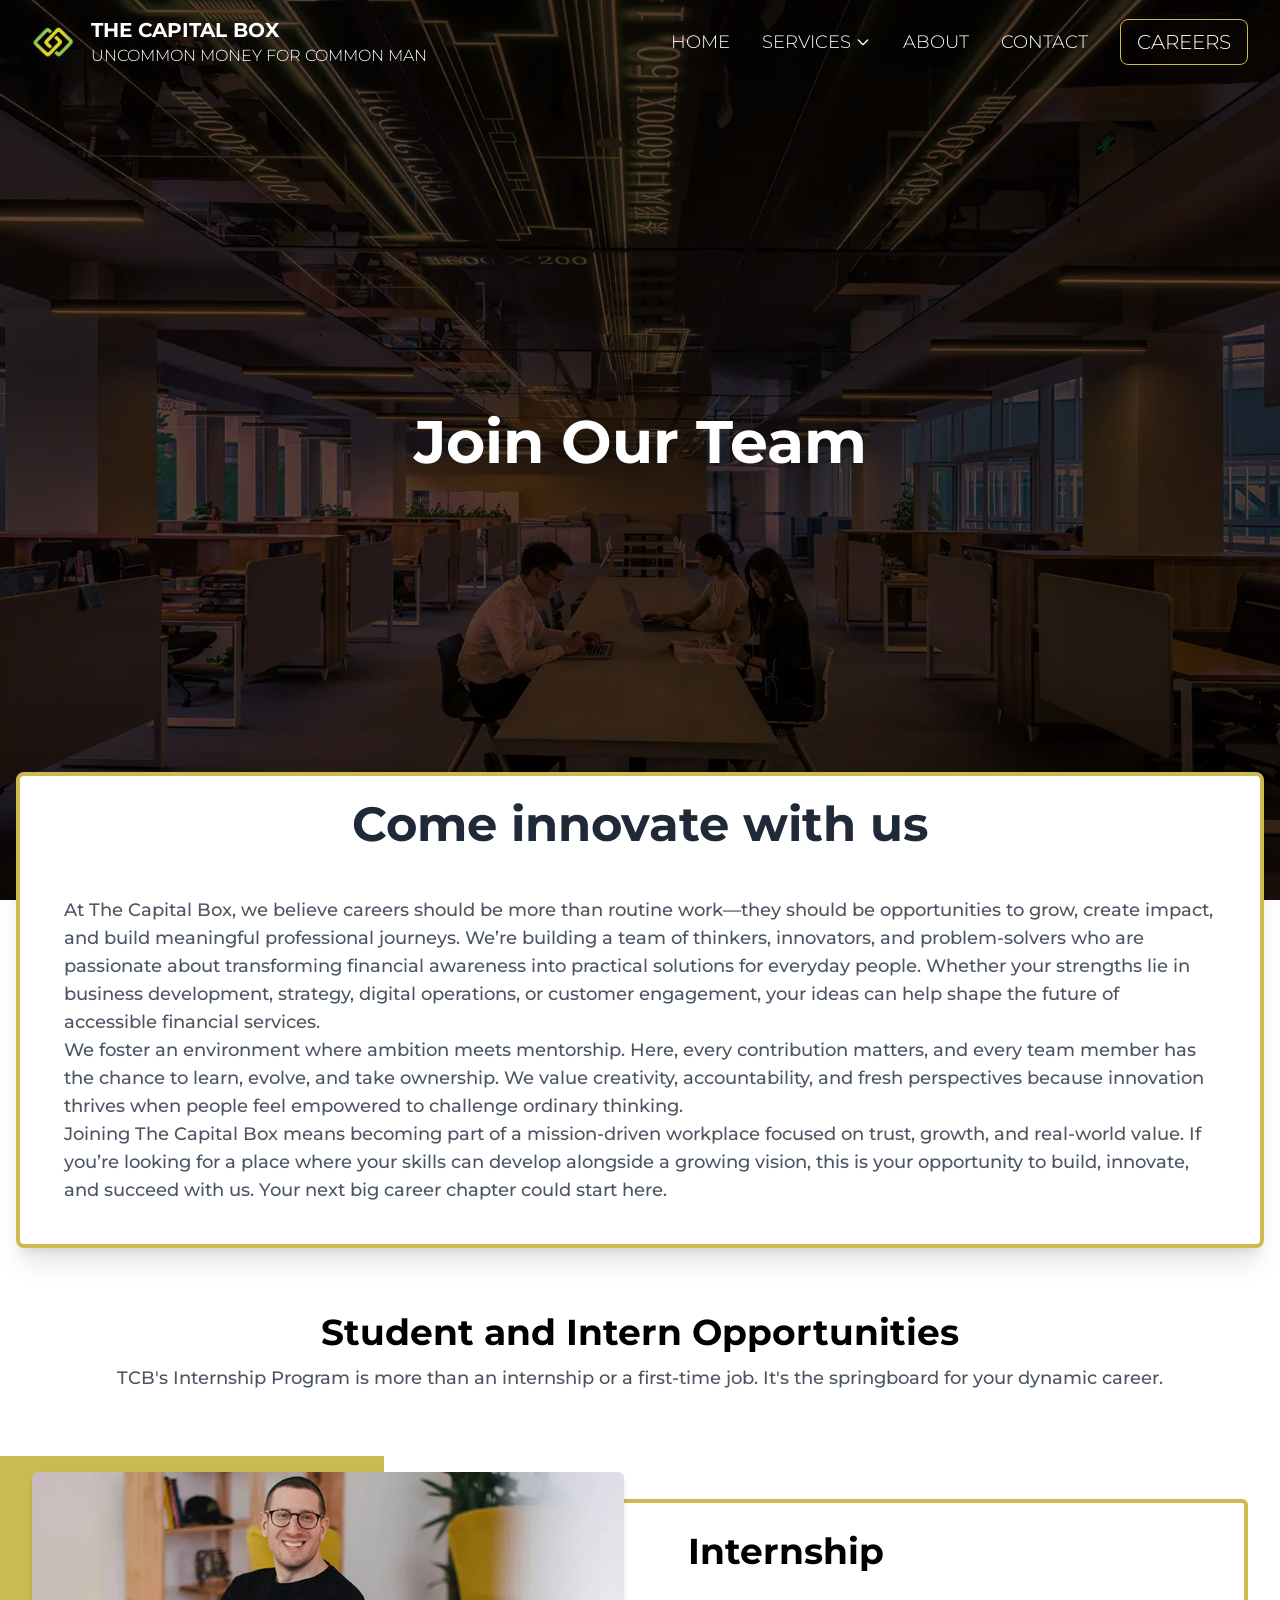
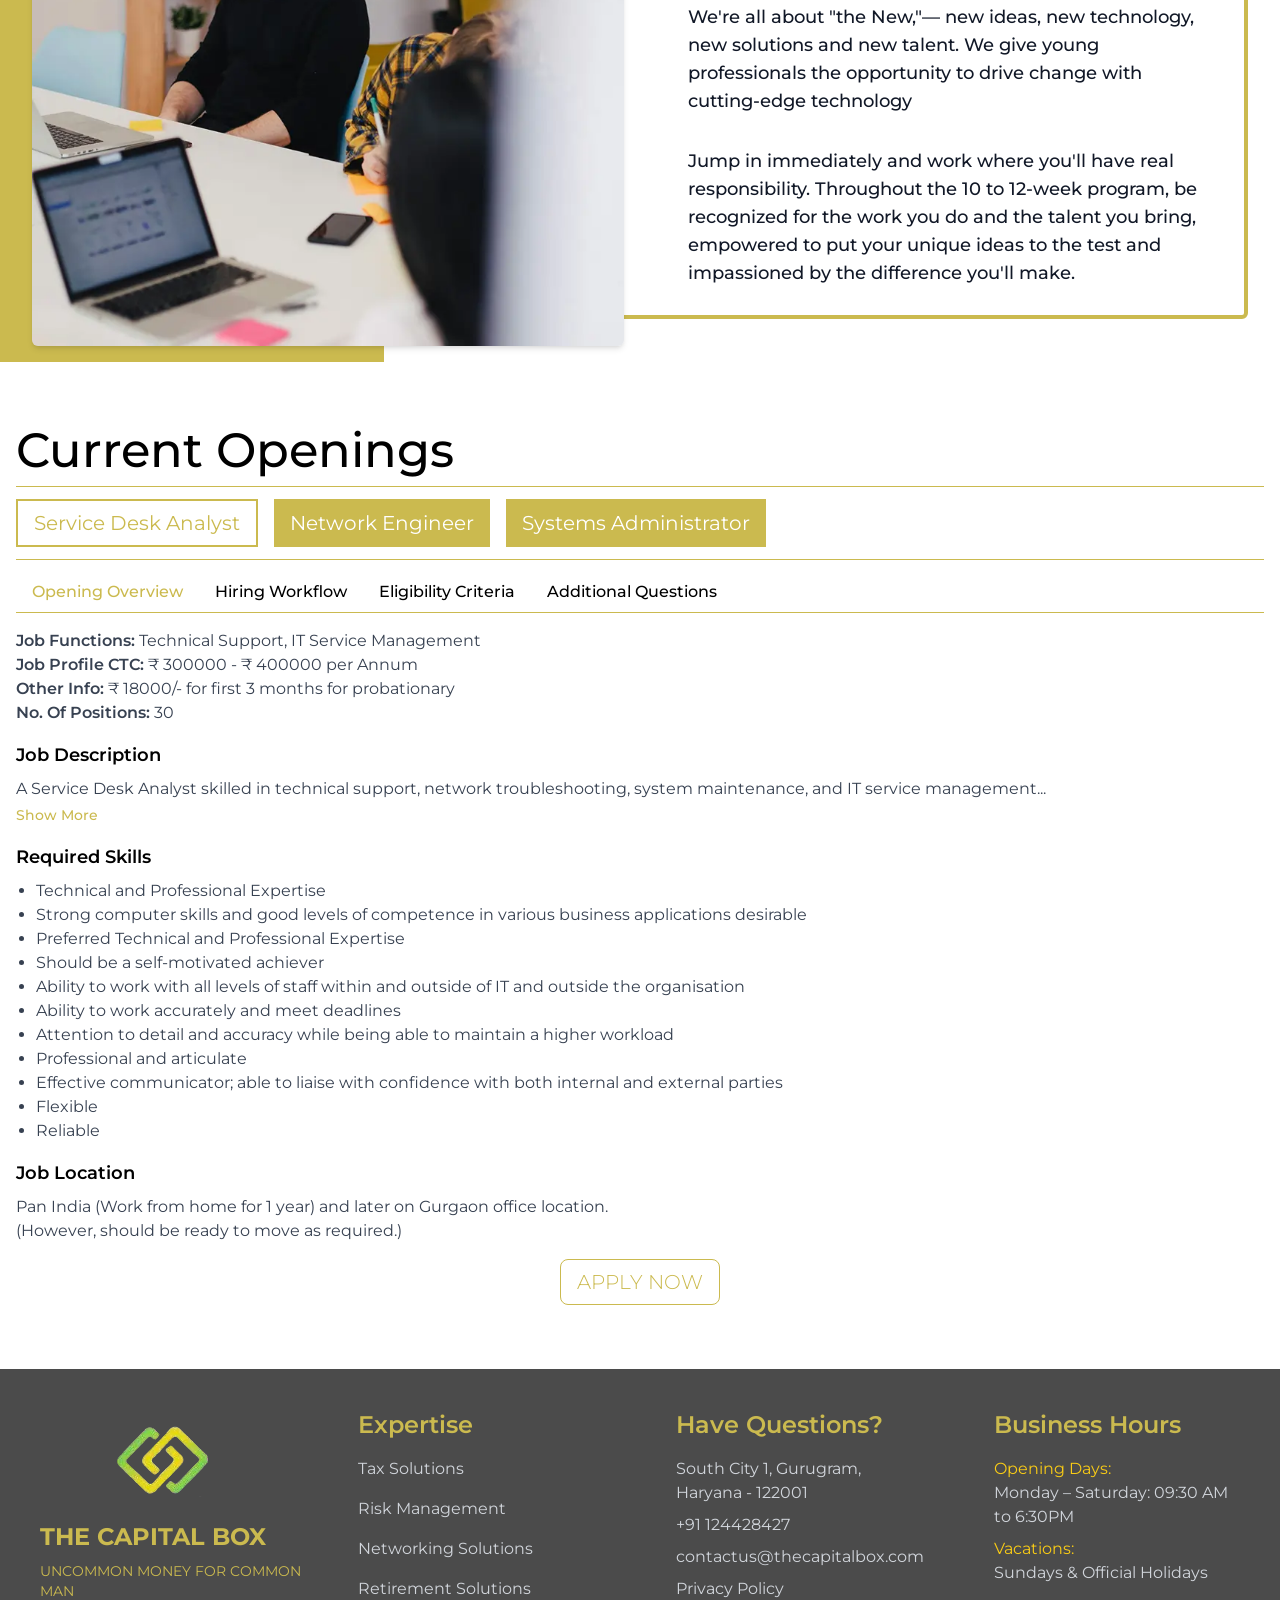
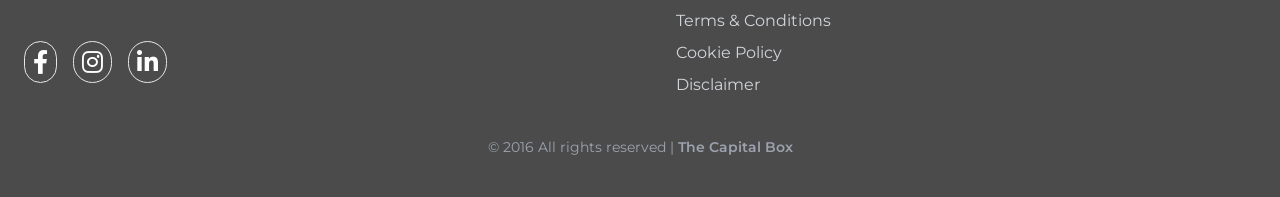
<file: public_html/careers.html>
<!DOCTYPE html>
<html lang="en">

<head>
    <script async src="https://pagead2.googlesyndication.com/pagead/js/adsbygoogle.js?client=ca-pub-6537490720599944"
     crossorigin="anonymous"></script>
    <!-- Google tag (gtag.js) -->
<script async src="https://www.googletagmanager.com/gtag/js?id=G-KRYCB19FX7"></script>
<script>
  window.dataLayer = window.dataLayer || [];
  function gtag(){dataLayer.push(arguments);}
  gtag('js', new Date());

  gtag('config', 'G-KRYCB19FX7');
</script>
  <meta charset="UTF-8" />
  <meta name="viewport" content="width=device-width, initial-scale=1" />
  <meta name="description"
    content="Explore careers at The Capital Box—join our expert team in Gurugram, grow your skills, and work on real financial challenges." />
  <meta name="keywords"
    content="The Capital Box careers, financial consulting jobs, Gurugram jobs, finance careers, risk management careers, tax advisory jobs opportunities, thecapitalbox internship" />
  <meta name="author" content="The Capital Box" />
  <meta name="publisher" content="The Capital Box" />
  <meta name="robots" content="index, follow" />
  <title>The Capital Box Careers | Join Our Expert Financial Team</title>
  <script type="application/ld+json">
    {
      "@context": "https://schema.org",
      "@type": "FAQPage",
      "mainEntity": [{
        "@type": "Question",
        "name": "What kind of career opportunities are available at The Capital Box?",
        "acceptedAnswer": {
          "@type": "Answer",
          "text": "We offer roles across financial consulting, tax, risk management, and business development, along with internships for students starting their careers."
        }
      },{
        "@type": "Question",
        "name": "Do you offer internships for students or freshers?",
        "acceptedAnswer": {
          "@type": "Answer",
          "text": "Yes, our internship program is designed to give real-world experience, hands-on projects, and a strong start to your career."
        }
      },{
        "@type": "Question",
        "name": "What is the hiring process like?",
        "acceptedAnswer": {
          "@type": "Answer",
          "text": "Our hiring process typically includes application review, interviews, and skill evaluation to find the right fit for both you and the company."
        }
      },{
        "@type": "Question",
        "name": "What skills are you looking for in candidates?",
        "acceptedAnswer": {
          "@type": "Answer",
          "text": "We look for individuals with strong analytical skills, a willingness to learn, and an interest in finance and problem-solving."
        }
      },{
        "@type": "Question",
        "name": "Where is the job location and work environment like?",
        "acceptedAnswer": {
          "@type": "Answer",
          "text": "Most roles are based in Gurugram, where you’ll work in a collaborative and growth-focused environment using modern tools and strategies."
        }
      }]
    }
    </script>
  <!-- Preload essential resources for performance improvement -->
  <link rel="preload" href="styles.css" as="style" />
  <link rel="stylesheet" href="styles.css" />
  <link rel="stylesheet" href="global.css" />
  <!-- Preconnect to external domains for faster resource loading -->
  <link rel="preconnect" href="https://fonts.googleapis.com" />
  <link rel="preconnect" href="https://fonts.gstatic.com" crossorigin />
  <!-- Favicon with multiple sizes for better compatibility -->
  <link rel="icon" href="public/assets/logo-1.webp" type="image/png" sizes="32x32" />
  <link rel="icon" href="public/assets/logo-1.webp" type="image/png" sizes="16x16" />
  <!-- Web Fonts -->
  <link href="https://fonts.googleapis.com/css2?family=Montserrat:ital,wght@0,100..900;1,100..900&display=swap"
    rel="stylesheet" />
  <!-- Font Awesome for Icons -->
  <link rel="stylesheet" href="https://cdnjs.cloudflare.com/ajax/libs/font-awesome/6.0.0-beta3/css/all.min.css" />
  <!-- Open Graph Meta Tags for social sharing -->
  <meta property="og:title" content="Careers at The Capital Box | Join a Leading Financial Team" />
  <meta property="og:description"
    content="Explore career opportunities at The Capital Box. Join our team to work on financial insights, market trends, and investment strategies that make an impact." />
  <meta property="og:image" content="public/assets/logo-1.webp" />
  <meta property="og:url" content="https://thecapitalbox.com/src/careers.html" />
  <meta property="og:type" content="website" />
  <!-- Twitter Card Meta Tags -->
  <meta name="twitter:title" content="Careers at The Capital Box" />
  <meta name="twitter:description"
    content="We're hiring in Gurugram! Join a diverse team solving complex financial problems in consulting, tax, risk, and portfolio management." />
  <meta name="twitter:image" content="public/assets/logo-1.webp" />
  <meta name="twitter:card" content="summary_large_image" />
  <!-- Canonical Link to avoid duplicate content issues -->
  <link rel="canonical" href="https://www.thecapitalbox.com/careers.html" />

  <!--monetag Ads-->
  <!--<script src="https://fpyf8.com/88/tag.min.js" data-zone="158830" async data-cfasync="false"></script>-->
  <!-- Custom Styles for job cards and tabs -->
  <style>
    .job-card {
      transition: all 0.3s ease;
    }

    .job-card:hover {
      box-shadow: 0 10px 15px -3px rgba(0, 0, 0, 0.1),
        0 4px 6px -2px rgba(0, 0, 0, 0.05);
    }

    .tab-content {
      display: none;
    }

    .tab-content.active {
      display: block;
    }
  </style>
</head>

<body>
  <!-- Loading Spinner -->
  <div id="loading-spinner" class="fixed inset-0 flex items-center justify-center bg-white z-50">
    <div class="loader"></div>
  </div>
  <!-- Navbar -->
  <nav id="navbar" class="navbar fixed top-0 w-full z-40 py-4 md:px-6 transition-all duration-300">
    <div class="mx-auto flex justify-between items-center px-2">
      <div class="flex items-center">
        <a href="/" class="text-white text-xl font-bold">
          <img src="public/assets/logo-1.webp" alt="The Capital Box Logo" class="h-8" />
        </a>
        <div class="flex flex-col ml-4 md:hidden lg:block">
          <p class="uppercase text-white text-md md:text-xl font-bold">
            The Capital Box
          </p>
          <p class="uppercase text-white text-xs md:text-base font-light">
            UNCOMMON MONEY FOR COMMON MAN
          </p>
        </div>
      </div>

      <div class="hidden md:flex items-center space-x-8">
        <a href="/" class="text-white hover:text-primary transition text-lg font-light uppercase">Home</a>

        <!-- Dropdown Menu -->
        <div class="dropdown relative w-full">
          <button class="text-white hover:text-primary transition flex items-center text-lg font-light uppercase"
            id="dropdownToggle">
            Services
            <svg xmlns="http://www.w3.org/2000/svg" class="h-4 w-4 ml-1" fill="none" viewBox="0 0 24 24"
              stroke="currentColor">
              <path stroke-linecap="round" stroke-linejoin="round" stroke-width="2" d="M19 9l-7 7-7-7" />
            </svg>
          </button>
          <div class="dropdown-menu bg-white rounded shadow-lg mt-2 w-56">
            <div class="py-2">
              <a href="./taxsolution.html"
                class="block px-4 py-2 hover:bg-gray-100 hover:text-primary text-gray-700">Tax Solutions</a>
              <a href="./retirementsolutions.html"
                class="block px-4 py-2 hover:bg-gray-100 hover:text-primary text-gray-700">Retirement Solutions</a>
              <a href="./networksolution.html"
                class="block px-4 py-2 hover:bg-gray-100 hover:text-primary text-gray-700">Networking Solutions
              </a>
              <a href="./riskmanagement.html"
                class="block px-4 py-2 hover:bg-gray-100 hover:text-primary text-gray-700">Risk Management</a>
            </div>
          </div>
        </div>

        <a href="./about.html" class="text-white hover:text-primary transition text-lg font-light uppercase">About</a>
        <a href="./contact.html"
          class="text-white hover:text-primary transition text-lg font-light uppercase">Contact</a>
        <a href="./careers.html"
          class="text-white transition text-xl uppercase font-light border border-primary rounded-lg px-4 py-2 hover:bg-[#CBBA4F] hover:text-white hover:font-normal">Careers</a>
      </div>

      <!-- Mobile menu button -->
      <div class="md:hidden">
        <button id="mobile-menu-button" class="text-white">
          <!-- Hamburger Icon -->
          <svg id="hamburger-icon" xmlns="http://www.w3.org/2000/svg" class="h-6 w-6" fill="none" viewBox="0 0 24 24"
            stroke="currentColor">
            <path stroke-linecap="round" stroke-linejoin="round" stroke-width="2" d="M4 6h16M4 12h16M4 18h16" />
          </svg>
          <!-- X Icon (hidden by default) -->
          <svg id="close-icon" class="h-6 w-6 hidden" xmlns="http://www.w3.org/2000/svg" fill="none" viewBox="0 0 24 24"
            stroke="currentColor">
            <path stroke-linecap="round" stroke-linejoin="round" stroke-width="2" d="M6 18L18 6M6 6l12 12" />
          </svg>
        </button>
      </div>
    </div>

    <!-- Mobile menu -->
    <div id="mobile-menu" class="hidden md:hidden bg-navColor bg-opacity-40 mt-4 py-2">
      <a href="/" class="block px-6 py-2 text-white hover:bg-primary">Home</a>
      <div class="relative">
        <button id="mobile-dropdown-button"
          class="w-full text-left px-6 py-2 text-white hover:bg-primary flex justify-between items-center">
          Services
          <svg xmlns="http://www.w3.org/2000/svg" class="h-4 w-4" fill="none" viewBox="0 0 24 24" stroke="currentColor">
            <path stroke-linecap="round" stroke-linejoin="round" stroke-width="2" d="M19 9l-7 7-7-7" />
          </svg>
        </button>
        <div id="mobile-dropdown" class="hidden bg-[#1F2937] rounded-lg mx-4 my-2">
          <a href="./taxsolution.html" class="block px-6 py-2 text-white hover:bg-primary rounded-t-lg">Tax
            Solutions</a>
          <a href="./retirementsolutions.html" class="block px-6 py-2 text-white hover:bg-primary">Retirement
            Solutions</a>
          <a href="./networksolution.html" class="block px-6 py-2 text-white hover:bg-primary rounded-b-lg">Networking
            Solutions</a>
          <a href="./riskmanagement.html" class="block px-6 py-2 text-white hover:bg-primary rounded-b-lg">Risk
            Management</a>
        </div>
      </div>
      <a href="./about.html" class="block px-6 py-2 text-white hover:bg-primary">About</a>
      <a href="./contact.html" class="block px-6 py-2 text-white hover:bg-primary">Contact</a>
      <div class="flex justify-center mt-4">
        <a href="./careers.html"
          class="text-white transition text-xl uppercase font-light border border-primary rounded-lg px-4 py-2 hover:bg-[#CBBA4F] hover:text-white hover:font-normal">Careers</a>
      </div>
    </div>
  </nav>
  <main>
    <!-- Hero Section -->
    <div class="relative">
      <!-- Hero Image -->
      <div class="w-full h-screen bg-cover bg-center relative overflow-hidden">
        <img src="public/assets/CAREERS.webp" alt="Careers at The Capital Box Hero Image"
          class="w-full h-full object-cover" />

        <!-- Hero Content -->
        <div class="absolute inset-0 bg-black bg-opacity-40 flex items-center justify-center">
          <div class="text-center text-white px-4">
            <h1 class="text-xl md:text-4xl lg:text-6xl font-bold mb-4">
              Join Our Team
            </h1>
          </div>
        </div>
      </div>

      <!-- Overlapping Cards Container -->
      <div class="container mx-auto px-4 relative -mt-16 md:-mt-32 mb-16">
        <div class="w-full">
          <!-- First Card -->
          <div
            class="w-full bg-white rounded-lg shadow-xl transform transition duration-500 hover:-translate-y-2 border-4 border-primary rounded-lg bg-white">
            <div class="p-6 flex flex-col gap-4 md:gap-8">
              <h2 class="text-xl md:text-5xl font-bold text-gray-800 mb-4 text-center">
                Come innovate with us
              </h2>
              <p
                class="text-gray-600 mb-4 text-md md:text-lg font-medium md:max-w-6xl mx-auto text-center md:text-start">
                At The Capital Box, we believe careers should be more than routine work—they should be opportunities to grow, create impact, and build meaningful professional journeys. We’re building a team of thinkers, innovators, and problem-solvers who are passionate about transforming financial awareness into practical solutions for everyday people. Whether your strengths lie in business development, strategy, digital operations, or customer engagement, your ideas can help shape the future of accessible financial services.
                <br>
                We foster an environment where ambition meets mentorship. Here, every contribution matters, and every team member has the chance to learn, evolve, and take ownership. We value creativity, accountability, and fresh perspectives because innovation thrives when people feel empowered to challenge ordinary thinking.</br>

                Joining The Capital Box means becoming part of a mission-driven workplace focused on trust, growth, and real-world value. If you’re looking for a place where your skills can develop alongside a growing vision, this is your opportunity to build, innovate, and succeed with us. Your next big career chapter could start here.
              </p>
            </div>
          </div>
        </div>
      </div>
    </div>
    <!--  -->
    <div class="max-w-7xl mx-auto px-4 text-center my-16 flex flex-col gap-3">
      <h2 class="text-2xl md:text-4xl font-bold">
        Student and Intern Opportunities
      </h2>
      <p class="text-gray-600 text-md md:text-lg font-medium md:max-w-6xl mx-auto text-center md:text-start">
        TCB's Internship Program is more than an internship or a first-time
        job. It's the springboard for your dynamic career.
      </p>
    </div>
    <!--  -->
    <div
      class="w-full h-full md:w-full relative px-4 my-6 md:my-0 md:px-8 py-4 sm:text-sm md:text-xl lg:text-lg xl:text-xl">
      <div class="bg-primary w-[30vw] h-full absolute left-0 top-0 -z-10"></div>
      <div class="max-w-7xl mx-auto">
        <div class="grid md:grid-cols-2 gap-8 items-center relative">
          <!-- Image -->
          <div class="relative z-10 transform transition duration-500 hover:scale-105">
            <img src="public/assets/career-02 - Copy.webp" alt="Internship Program at The Capital Box"
              class="shadow-md w-full h-full object-cover rounded-md xl:block md:hidden lg:hidden sm:block" />
            <img srcset="
                  public/assets/career-02-400w.avif 400w,
                  public/assets/career-02-600w.avif 600w
                " sizes="(max-width: 400px) 400px, (min-width: 401px) 600px" src="public/assets/career-02.webp"
              alt="Internship Program Large Image" width="800" height="950" loading="lazy"
              class="shadow-md w-full h-full object-cover rounded-md xl:hidden lg:block md:block sm:hidden hidden" />
          </div>

          <!-- Text Content with border that extends behind the image -->
          <div class="relative">
            <!-- Border that extends behind the image -->
            <div
              class="absolute top-0 bottom-0 -left-16 md:-left-24 lg:-left-32 right-0 border-4 border-primary rounded-md -z-5">
            </div>

            <!-- The actual content -->
            <div class="p-8 flex flex-col gap-4 md:gap-8">
              <h2 class="text-2xl md:text-4xl font-bold">Internship</h2>
              <p class="relative z-10 text-md md:text-2xl text-gray-900 md:text-sm lg:text-lg font-medium">
                We're all about "the New,"— new ideas, new technology, new
                solutions and new talent. We give young professionals the
                opportunity to drive change with cutting-edge technology
              </p>
              <p class="relative z-10 text-md md:text-2xl text-gray-900 md:text-sm lg:text-lg font-medium">
                Jump in immediately and work where you'll have real
                responsibility. Throughout the 10 to 12-week program, be
                recognized for the work you do and the talent you bring,
                empowered to put your unique ideas to the test and impassioned
                by the difference you'll make.
              </p>
            </div>
          </div>
        </div>
      </div>
    </div>
    <!--  -->
    <div class="container mx-auto px-4 my-16 flex flex-col gap-3">
      <div>
        <h2 class="text-2xl md:text-3xl lg:text-5xl font-medium">
          Current Openings
        </h2>
      </div>
      <div class="border-t border-primary"></div>
      <div class="flex flex-col md:flex-row flex-wrap gap-4" id="jobButtons">
        <!-- Job buttons will be dynamically generated here -->
      </div>
      <div class="border-t border-primary"></div>

      <!-- Job Details Section -->
      <div id="jobDetails" class="hidden">
        <!-- Tab Navigation -->
        <div class="tab-nav border-b border-primary flex flex-col md:flex-row mb-4">
          <button class="tab-btn px-4 py-2 font-medium" data-tab="overview">
            Opening Overview
          </button>
          <button class="tab-btn px-4 py-2 font-medium" data-tab="workflow">
            Hiring Workflow
          </button>
          <button class="tab-btn px-4 py-2 font-medium" data-tab="eligibility">
            Eligibility Criteria
          </button>
          <button class="tab-btn px-4 py-2 font-medium" data-tab="questions">
            Additional Questions
          </button>
        </div>

        <!-- Tab Content -->
        <div class="tab-content active" id="overview">
          <div class="grid grid-cols-1 md:grid-cols-2 gap-4">
            <div>
              <p class="text-gray-700">
                <span class="font-semibold">Job Functions:</span>
                <span id="jobFunctions"></span>
              </p>
              <p class="text-gray-700">
                <span class="font-semibold">Job Profile CTC:</span>
                <span id="jobCTC"></span>
              </p>
              <p class="text-gray-700">
                <span class="font-semibold">Other Info:</span>
                <span id="otherInfo"></span>
              </p>
              <p class="text-gray-700">
                <span class="font-semibold">No. Of Positions:</span>
                <span id="positions"></span>
              </p>
            </div>
          </div>

          <div class="mt-4">
            <h3 class="font-semibold text-lg mb-2">Job Description</h3>
            <div class="job-description">
              <p class="text-gray-700 description-short" id="descriptionShort"></p>
              <p class="text-gray-700 description-full hidden" id="descriptionFull"></p>
              <button
                class="show-more-btn text-primary hover:text-gray-400 mt-1 text-sm font-medium focus:outline-none">
                Show More
              </button>
            </div>
          </div>

          <div class="mt-4">
            <h3 class="font-semibold text-lg mb-2">Required Skills</h3>
            <ul class="list-disc pl-5 text-gray-700" id="requiredSkills">
              <!-- Skills will be populated here -->
            </ul>
          </div>

          <div class="mt-4">
            <h3 class="font-semibold text-lg mb-2">Job Location</h3>
            <p class="text-gray-700" id="jobLocation"></p>
            <p class="text-gray-700" id="relocationNote"></p>
          </div>
        </div>

        <div class="tab-content" id="workflow">
          <div class="p-4">
            <h3 class="font-semibold text-lg mb-4">Hiring Workflow</h3>
            <ol class="list-decimal pl-5 space-y-4" id="workflowSteps">
              <!-- Workflow steps will be populated here -->
            </ol>
          </div>
        </div>

        <div class="tab-content" id="eligibility">
          <div class="p-4">
            <h3 class="font-semibold text-lg mb-4">Eligibility Criteria</h3>
            <ul class="space-y-3" id="eligibilityCriteria">
              <!-- Eligibility criteria will be populated here -->
            </ul>
          </div>
        </div>

        <div class="tab-content" id="questions">
          <div class="p-4">
            <h3 class="font-semibold text-lg mb-4">Additional Questions</h3>
            <div class="space-y-4" id="additionalQuestions">
              <!-- Additional questions will be populated here -->
            </div>
          </div>
        </div>
        <!-- Apply Now Button -->
        <div class="flex justify-center mt-4">
          <a href="mailto:jobs@thecapitalbox.com"
            class="apply-btn text-primary transition text-xl uppercase font-light border border-primary rounded-lg px-4 py-2 hover:bg-[#CBBA4F] hover:text-white hover:font-normal">Apply
            Now</a>
        </div>
      </div>
    </div>
  </main>
  <!-- Footer -->
  <footer class="bg-[#4B4B4B] text-white py-10 px-6 text-sm md:text-base">
        <div
            class="w-full max-w-[90%] 2xl:max-w-[1600px] mx-auto grid grid-cols-1 sm:grid-cols-2 md:grid-cols-2 lg:grid-cols-4 gap-4 md:gap-10">
            <!-- Logo and Social Icons -->
            <div class="flex flex-col items-center justify-center md:items-start gap-8">
                <div class="flex flex-col items-center justify-center gap-6">
                    <img src="public/assets/logo-1.webp" alt="The Capital Box Logo" />
                    <div class="flex flex-col ml-4">
                        <h2
                            class="text-xl text-center md:text-start text-primary md:text-2xl font-bold leading-tight uppercase mb-2">
                            the capital box
                        </h2>
                        <p class="text-primary text-xs md:text-sm">
                            UNCOMMON MONEY FOR COMMON MAN
                        </p>
                    </div>
                </div>
                <div class="flex space-x-4 mt-2">
                    <a href="https://www.facebook.com/share/1Eqcw9arBm/" class="hover:text-primary"
                        aria-label="Facebook"><i
                            class="fab fa-facebook-f text-xl md:text-2xl border p-2 rounded-full hover:bg-white"></i></a>
                    <a href="https://www.instagram.com/thecapitalbox_/?igsh=MWg4c3o0MjdvNjVndQ%3D%3D#"
                        class="hover:text-primary" aria-label="instagram"><i
                            class="fab fa-instagram text-xl md:text-2xl border p-2 rounded-full hover:bg-white"></i></a>
                    <a href="https://www.linkedin.com/company/finfitt/" class="hover:text-primary"
                        aria-label="linkedin"><i
                            class="fab fa-linkedin-in text-xl md:text-2xl border p-2 rounded-full hover:bg-white"></i></a>
                </div>
            </div>

            <!-- Expertise -->
            <div class="px-4">
                <h3 class="text-lg md:text-2xl font-semibold mb-4 text-primary">
                    Expertise
                </h3>
                <div class="flex flex-col gap-4 text-gray-300">
                    <a href="./taxsolution.html" class="hover:text-primary">Tax Solutions</a>
                    <a href="./riskmanagement.html" class="hover:text-primary">Risk Management</a>
                    <a href="./networksolution.html" class="hover:text-primary">Networking Solutions</a>
                    <a href="./retirementsolutions.html" class="hover:text-primary">Retirement Solutions</a>
                </div>
            </div>

            <!-- Contact Info -->
            <div class="px-4">
                <h3 class="text-lg md:text-2xl font-semibold mb-4 text-primary">
                    Have Questions?
                </h3>
                <ul class="space-y-2 text-gray-300">
                    <li>South City 1, Gurugram, Haryana - 122001</li>
                    <li>+91 124428427</li>
                    <li>contactus@thecapitalbox.com</li>
                    <li>
                        <a href="privacy.html" class="hover:text-primary cursor-pointer">Privacy Policy</a>
                    </li>
                    <li>
                        <a href="terms.html" class="hover:text-primary cursor-pointer">Terms & Conditions</a>
                    </li>
                    <li>
                        <a href="cookie-policy.html" class="hover:text-primary cursor-pointer">Cookie Policy</a>
                    </li>
                    <li>
                        <a href="disclaimer.html" class="hover:text-primary cursor-pointer">Disclaimer</a>
                    </li>
                </ul>
            </div>

            <!-- Business Hours -->
            <div class="px-4">
                <h3 class="text-lg md:text-2xl font-semibold mb-4 text-primary">
                    Business Hours
                </h3>
                <ul class="space-y-2 text-gray-300">
                    <li>
                        <span class="text-yellow-400">Opening Days:</span> <br />
                        Monday – Saturday: 09:30 AM to 6:30PM
                    </li>
                    <li>
                        <span class="text-yellow-400">Vacations:</span> <br />
                        Sundays & Official Holidays
                    </li>
                </ul>
            </div>
        </div>

        <div class="mt-10 text-center text-xs md:text-sm text-gray-400">
            © 2016 All rights reserved |
            <a href="/" class="hover:text-primary font-semibold">The Capital Box</a>
        </div>
    </footer>

  <script src="main.js"></script>
  <!-- Careers -->
  <script>
    const jobData = [
      {
        id: 1,
        title: "Service Desk Analyst",
        jobFunctions: "Technical Support, IT Service Management",
        jobCTC: "₹ 300000 - ₹ 400000 per Annum",
        otherInfo: "₹ 18000/- for first 3 months for probationary",
        positions: 30,
        descriptionShort:
          "A Service Desk Analyst skilled in technical support, network troubleshooting, system maintenance, and IT service management...",
        descriptionFull: `<div class="mb-4">
            <p class="mb-3">Service Desk analyst - Provide technical support. Help resolve customers technical problems via email, phone & web platform If you thrive in a dynamic, collaborative workplace, TCB provides an environment where you will be challenged and inspired every single day. And if you can rely on innovative, thoughtful solutions to the table, there is no limit to what you can accomplish here.</p>
            
            <h4 class="font-bold mt-4 mb-2">Key Responsibilities:</h4>
            <p class="mb-2">Network and IT Support Engineer</p>
            <ul class="list-disc pl-5 text-gray-700 space-y-1">
                <li>Respond to general inquiries, service tickets, and IT hardware or network issues.</li>
                <li>Perform basic troubleshooting and issue resolution.</li>
                <li>Understand last-mile RF networks configuring Radwin, Cambium, and Maksat devices.</li>
                <li>Have a strong grasp of IP networking basics, including sub-netting, routing protocols (OSPF/BGP), and checking routing tables.</li>
                <li>Manage fiber transmission, including FE/Ethernet/optical ports, KLM monitoring, and handling fiber alarms.</li>
                <li>Design and implement LAN, WAN, and WLAN networks with excellent technical knowledge.</li>
                <li>Plan network capacity and analyze network security, and follow network management best practices.</li>
                <li>Expert in core routing and switching technologies, site-to-site VPNs, remote-access VPNs, load balancers, firewalls, DNS, WLAN, QoS, DSL, and Metro Ethernet.</li>
                <li>Create accurate network diagrams and documentation for design and planning purposes.</li>
                <li>Install and maintain Windows operating systems and desktop software.</li>
                <li>Manage remote desktop connections and antivirus support.</li>
                <li>Create and implement backup and recovery policies.</li>
                <li>Monitor and optimize desktop performance.</li>
                <li>Manage daily incident and service requests via Service Desk.</li>
                <li>Update ticket statuses and assign service emails to the appropriate department.</li>
                <li>Perform additional administrative tasks as assigned by the line manager.</li>
                <li>Take ownership of deliverables across multiple assignments.</li>
            </ul>
            
            <h4 class="font-bold mt-4 mb-2">Preferred Qualifications:</h4>
            <ul class="list-disc pl-5 text-gray-700">
                <li>CCNA and CCNP certifications will be an added advantage.</li>
            </ul>
            
            <h4 class="font-bold mt-4 mb-2">Eligible Streams:</h4>
            <p>B.tech / MCA</p>
        </div>`,
        requiredSkills: [
          "Technical and Professional Expertise",
          "Strong computer skills and good levels of competence in various business applications desirable",
          "Preferred Technical and Professional Expertise",
          "Should be a self-motivated achiever",
          "Ability to work with all levels of staff within and outside of IT and outside the organisation",
          "Ability to work accurately and meet deadlines",
          "Attention to detail and accuracy while being able to maintain a higher workload",
          "Professional and articulate",
          "Effective communicator; able to liaise with confidence with both internal and external parties",
          "Flexible",
          "Reliable",
        ],
        jobLocation:
          "Pan India (Work from home for 1 year) and later on Gurgaon office location.",
        relocationNote: "(However, should be ready to move as required.)",
        workflow: [
          {
            title: "Application Review",
            detail:
              "Your resume and application will be reviewed by our HR team",
          },
          {
            title: "Technical Assessment",
            detail:
              "Qualified candidates will complete a technical assessment to evaluate skills",
          },
          {
            title: "First Interview",
            detail: "Technical interview with the IT team lead",
          },
          {
            title: "Final Interview",
            detail: "Meeting with the department head and HR representative",
          },
          {
            title: "Offer & Onboarding",
            detail: "Background check, offer letter, and onboarding process",
          },
        ],
        eligibility: [
          {
            title: "Education",
            detail:
              "Bachelor's degree in Computer Science, IT, or related field. CCNA/CCNP certification preferred.",
          },
          {
            title: "Experience",
            detail:
              "2-4 years of experience in IT service desk or technical support roles.",
          },
          {
            title: "Technical Knowledge",
            detail:
              "Proficient in LAN/WAN/WLAN, network troubleshooting, and system maintenance.",
          },
          {
            title: "Soft Skills",
            detail:
              "Excellent communication, problem-solving abilities, and customer service orientation.",
          },
          {
            title: "Location Flexibility",
            detail:
              "Willing to relocate to Gurgaon after the remote work period (1 year).",
          },
        ],
        questions: [
          {
            question:
              "What experience do you have with network troubleshooting?",
            description:
              "Please describe your experience with diagnosing and resolving network issues.",
          },
          {
            question: "Which certifications do you currently hold?",
            description:
              "List any relevant IT certifications and when they were obtained.",
          },
          {
            question:
              "Describe your experience with IT service management tools.",
            description:
              "Which ITSM platforms have you used and what was your proficiency level?",
          },
          {
            question:
              "Are you willing to relocate to Gurgaon after the remote work period?",
            description:
              "Please confirm your willingness and ability to relocate.",
          },
        ],
      },
      {
        id: 2,
        title: "Network Engineer",
        jobFunctions: "Network Engineer, Infrastructure Management",
        jobCTC: "₹ 500000 - ₹ 600000 per Annum",
        otherInfo: "₹ 25000/- for first 2 months of training",
        positions: 10,
        descriptionShort:
          "A Network Engineer experienced in large-scale enterprise setups and infrastructure reliability...",
        descriptionFull:
          "A Network Engineer experienced in large-scale enterprise setups and infrastructure reliability. Well-versed in firewall management, VPNs, and router configurations with excellent documentation skills.",
        requiredSkills: [
          "Enterprise network design",
          "Firewall and VPN configuration",
          "Strong documentation and reporting",
          "High availability and failover planning",
          "Analytical problem-solving",
          "Excellent interpersonal skills",
        ],
        jobLocation: "Remote work for 6 months, then onsite in Bangalore.",
        relocationNote:
          "(Should be ready for Bangalore relocation post remote period.)",
        workflow: [
          {
            title: "Resume Screening",
            detail: "Initial screening by recruitment specialists",
          },
          {
            title: "Telephonic Interview",
            detail: "Brief call to understand background and experience",
          },
          {
            title: "Technical Round",
            detail: "Detailed problem-solving and case studies",
          },
          {
            title: "HR Discussion",
            detail: "Discussion about expectations, salary, and joining",
          },
        ],
        eligibility: [
          {
            title: "Education",
            detail: "Bachelor's in Network Engineering or equivalent.",
          },
          {
            title: "Experience",
            detail:
              "3+ years in enterprise infrastructure or network management.",
          },
          {
            title: "Certifications",
            detail: "CCNP, Palo Alto certified preferred.",
          },
        ],
        questions: [
          {
            question:
              "Have you designed any high-availability network setups?",
            description: "Describe the architecture and tools you used.",
          },
          {
            question: "What firewall solutions have you configured?",
            description: "Mention vendors and scale of the environment.",
          },
          {
            question: "Do you have experience with network monitoring tools?",
            description: "Specify tools and metrics tracked.",
          },
        ],
      },
      {
        id: 3,
        title: "Systems Administrator",
        jobFunctions: "System Administration, Cloud Infrastructure",
        jobCTC: "₹ 450000 - ₹ 550000 per Annum",
        otherInfo: "₹ 22000/- for first 2 months of training",
        positions: 5,
        descriptionShort:
          "A Systems Administrator with strong experience in Linux/Windows environments and cloud infrastructure...",
        descriptionFull:
          "A Systems Administrator with strong experience in Linux/Windows environments and cloud infrastructure. Proficient in automation tools, scripting, and monitoring solutions with excellent troubleshooting skills across various platforms.",
        requiredSkills: [
          "Linux and Windows server administration",
          "Cloud platforms (AWS/Azure/GCP)",
          "Automation and scripting (Python, Bash, PowerShell)",
          "Monitoring and alerting systems",
          "Security best practices",
          "Backup and disaster recovery",
        ],
        jobLocation: "Hybrid work model with 2 days in office at Hyderabad.",
        relocationNote:
          "(Local candidates preferred, but relocation assistance available for exceptional candidates.)",
        workflow: [
          {
            title: "Resume Screening",
            detail: "Initial screening by technical team",
          },
          {
            title: "Technical Assessment",
            detail: "Hands-on test of system administration skills",
          },
          {
            title: "Technical Interview",
            detail: "Deep dive into experience and problem-solving ability",
          },
          {
            title: "Cultural Fit",
            detail:
              "Discussion with team leads about collaboration and team fit",
          },
          {
            title: "Offer Process",
            detail: "Background verification and offer rollout",
          },
        ],
        eligibility: [
          {
            title: "Education",
            detail: "Bachelor's in Computer Science or related field.",
          },
          {
            title: "Experience",
            detail: "3-5 years in system administration roles.",
          },
          {
            title: "Certifications",
            detail:
              "RHCE, MCSE, AWS Solutions Architect, or similar certifications preferred.",
          },
          {
            title: "Technical Skills",
            detail:
              "Proficient in Linux/Windows administration, virtualization, and cloud technologies.",
          },
        ],
        questions: [
          {
            question:
              "Describe your experience with automation tools and scripting languages.",
            description:
              "What tools have you used to automate routine tasks?",
          },
          {
            question: "What monitoring solutions have you implemented?",
            description:
              "Detail the monitoring setup and how you handled alerts.",
          },
          {
            question: "How have you handled disaster recovery scenarios?",
            description:
              "Describe a significant recovery operation you managed.",
          },
        ],
      },
    ];

    // Generate job buttons
    const jobButtonsContainer = document.getElementById("jobButtons");
    jobData.forEach((job, index) => {
      const jobButton = document.createElement("button");
      jobButton.textContent = job.title;
      jobButton.id = `jobBtn${job.id}`;

      // Base classes for all buttons
      jobButton.classList.add(
        "job-btn",
        "px-4",
        "py-2",
        "text-xl",
        "transition",
        "duration-300",
        "outline-none",
        "focus:outline-none"
      );

      // Default styling for first button, normal styling for rest
      if (index === 0) {
        // Default (selected) styling
        jobButton.classList.add(
          "bg-white",
          "text-primary",
          "border-2",
          "border-primary"
        );
      } else {
        // Normal styling
        jobButton.classList.add(
          "bg-primary",
          "text-white",
          "border-transparent"
        );
      }

      jobButton.addEventListener("click", () => {
        // Update button styles when clicked
        document.querySelectorAll(".job-btn").forEach((btn) => {
          btn.classList.remove(
            "bg-white",
            "text-primary",
            "border-2",
            "border-primary"
          );
          btn.classList.add("bg-primary", "text-white", "border-transparent");
        });

        // Apply selected styling to clicked button
        jobButton.classList.remove(
          "bg-primary",
          "text-white",
          "border-transparent"
        );
        jobButton.classList.add(
          "bg-white",
          "text-primary",
          "border-2",
          "border-primary"
        );

        showJobDetails(job.id);
      });
      jobButtonsContainer.appendChild(jobButton);
    });

    // Tab navigation functionality
    const tabButtons = document.querySelectorAll(".tab-btn");
    tabButtons.forEach((button) => {
      button.addEventListener("click", () => {
        // Remove active class from all buttons and content
        tabButtons.forEach((btn) => {
          btn.classList.remove("text-primary");
          btn.classList.add("text-black");
        });
        document.querySelectorAll(".tab-content").forEach((content) => {
          content.classList.remove("active");
          content.classList.add("hidden");
        });

        // Add active class to clicked button and corresponding content
        button.classList.add("text-primary");
        button.classList.remove("text-black");
        const tabId = button.getAttribute("data-tab");
        const tabContent = document.getElementById(tabId);
        tabContent.classList.add("active");
        tabContent.classList.remove("hidden");
      });
    });

    // Show/hide job description
    document
      .querySelector(".show-more-btn")
      .addEventListener("click", function () {
        const shortDesc = document.querySelector(".description-short");
        const fullDesc = document.querySelector(".description-full");

        if (fullDesc.classList.contains("hidden")) {
          shortDesc.classList.add("hidden");
          fullDesc.classList.remove("hidden");
          this.textContent = "Show Less";

          // Scroll into view for better UX
          setTimeout(() => {
            fullDesc.scrollIntoView({ behavior: "smooth", block: "start" });
          }, 100);
        } else {
          shortDesc.classList.remove("hidden");
          fullDesc.classList.add("hidden");
          this.textContent = "Show More";
        }
      });

    function showJobDetails(jobId) {
      const job = jobData.find((j) => j.id === jobId);
      const jobDetailsContainer = document.getElementById("jobDetails");

      if (job) {
        // Populate job details
        document.getElementById("jobFunctions").textContent =
          job.jobFunctions;
        document.getElementById("jobCTC").textContent = job.jobCTC;
        document.getElementById("otherInfo").textContent = job.otherInfo;
        document.getElementById("positions").textContent = job.positions;
        document.getElementById("descriptionShort").textContent =
          job.descriptionShort;
        document.getElementById("descriptionFull").innerHTML =
          job.descriptionFull; // Changed from textContent to innerHTML
        document.getElementById("jobLocation").textContent = job.jobLocation;
        document.getElementById("relocationNote").textContent =
          job.relocationNote;

        // Reset show more/less button
        document.querySelector(".show-more-btn").textContent = "Show More";
        document
          .querySelector(".description-short")
          .classList.remove("hidden");
        document.querySelector(".description-full").classList.add("hidden");
        // apply btn
        //   document.querySelector(
        //     ".apply-btn"
        //   ).href = `mailto:hr@thecapitalbox.com?subject=${job.title}`;

        // Populate required skills
        const skillsList = document.getElementById("requiredSkills");
        skillsList.innerHTML = "";
        job.requiredSkills.forEach((skill) => {
          const li = document.createElement("li");
          li.textContent = skill;
          skillsList.appendChild(li);
        });

        // Populate workflow steps
        const workflowList = document.getElementById("workflowSteps");
        workflowList.innerHTML = "";
        job.workflow.forEach((step) => {
          const li = document.createElement("li");
          li.className = "text-gray-700";
          li.innerHTML = `
                <span class="font-medium">${step.title}</span>
                <p class="text-sm">${step.detail}</p>
            `;
          workflowList.appendChild(li);
        });

        // Populate eligibility criteria
        const eligibilityList = document.getElementById(
          "eligibilityCriteria"
        );
        eligibilityList.innerHTML = "";
        job.eligibility.forEach((criterion) => {
          const li = document.createElement("li");
          li.className = "flex items-start";
          li.innerHTML = `
                <span class="text-green-500 mr-2"><i class="fas fa-check-circle mt-1"></i></span>
                <div>
                    <p class="font-medium">${criterion.title}</p>
                    <p class="text-sm text-gray-600">${criterion.detail}</p>
                </div>
            `;
          eligibilityList.appendChild(li);
        });

        // Populate additional questions
        const questionsList = document.getElementById("additionalQuestions");
        questionsList.innerHTML = "";
        job.questions.forEach((question) => {
          const div = document.createElement("div");
          div.className = "p-3 bg-gray-50 rounded-lg";
          div.innerHTML = `
                <p class="font-medium">${question.question}</p>
                <p class="text-sm text-gray-500 mt-1">${question.description}</p>
            `;
          questionsList.appendChild(div);
        });

        // Show job details container
        jobDetailsContainer.classList.remove("hidden");

        // Activate first tab by default
        document.querySelector('.tab-btn[data-tab="overview"]').click();
      }
    }

    // Show first job by default
    showJobDetails(1);
  </script>
</body>

</html>
</file>
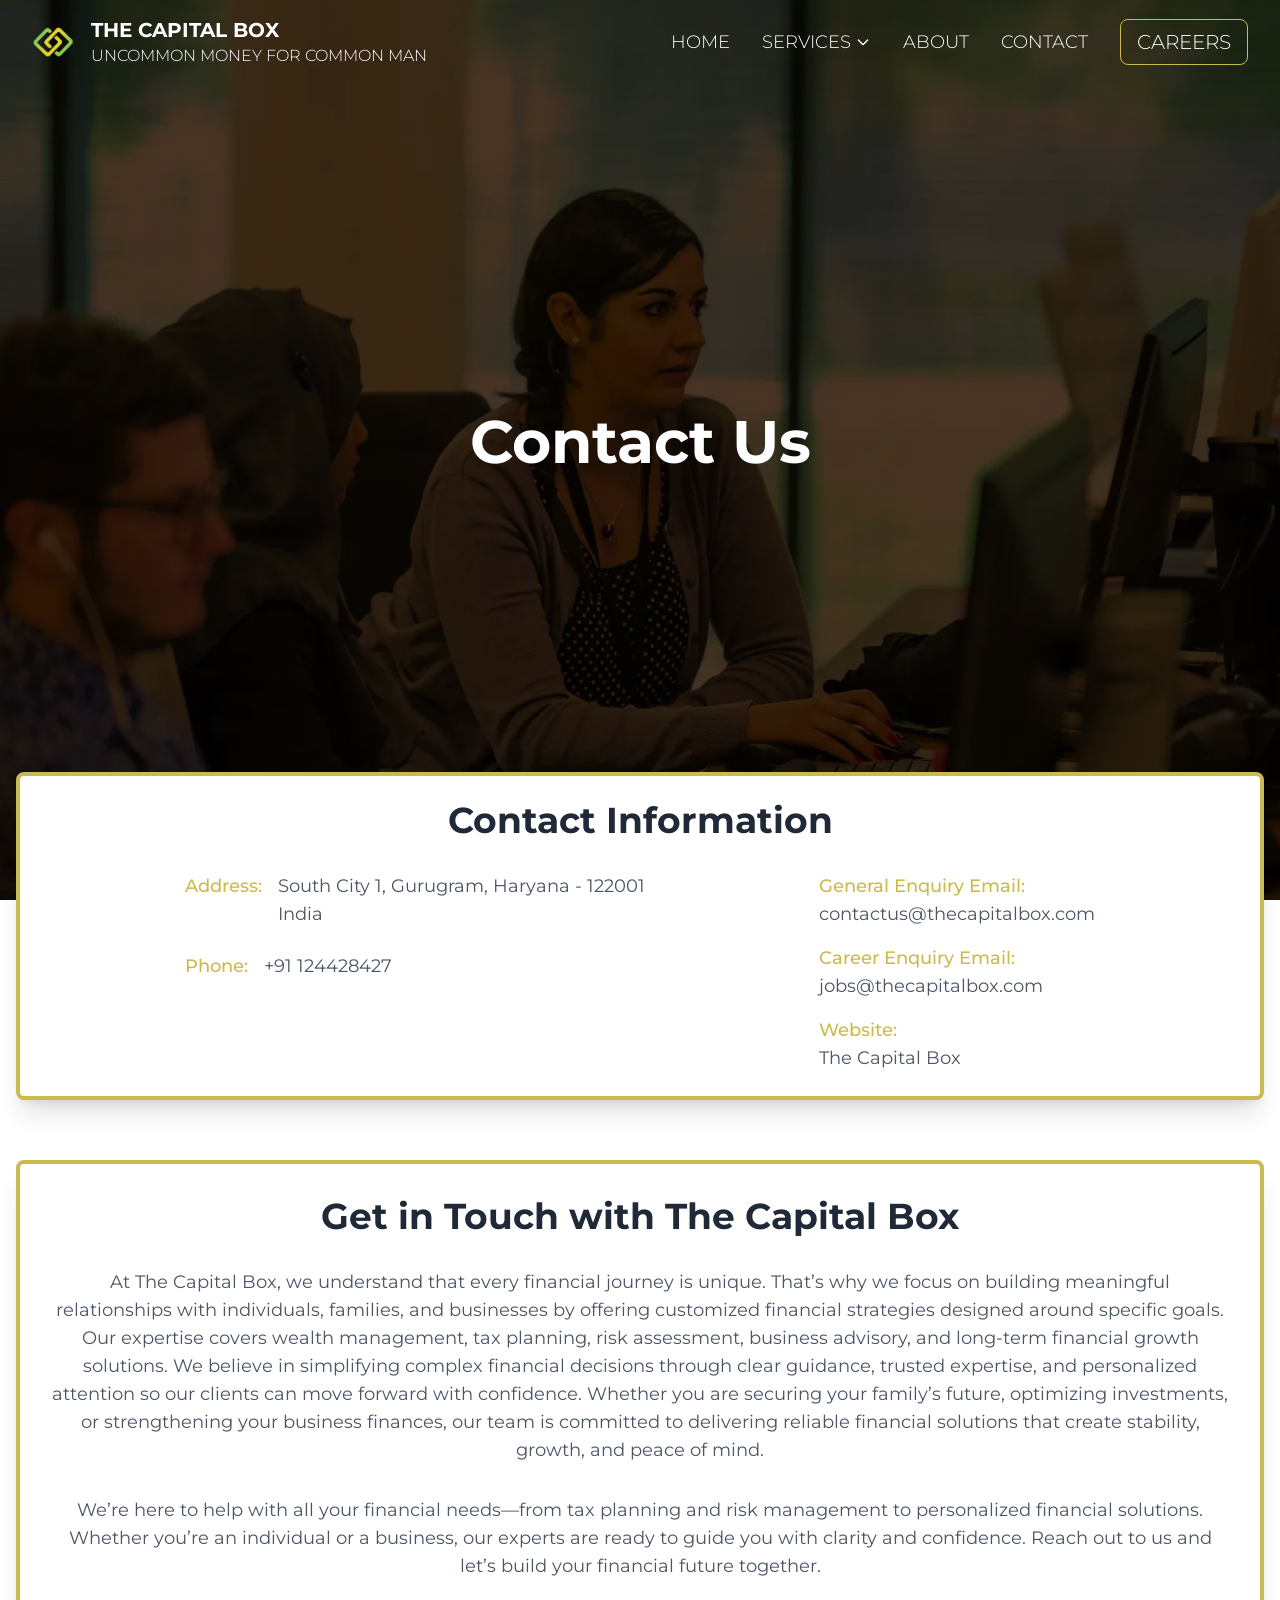
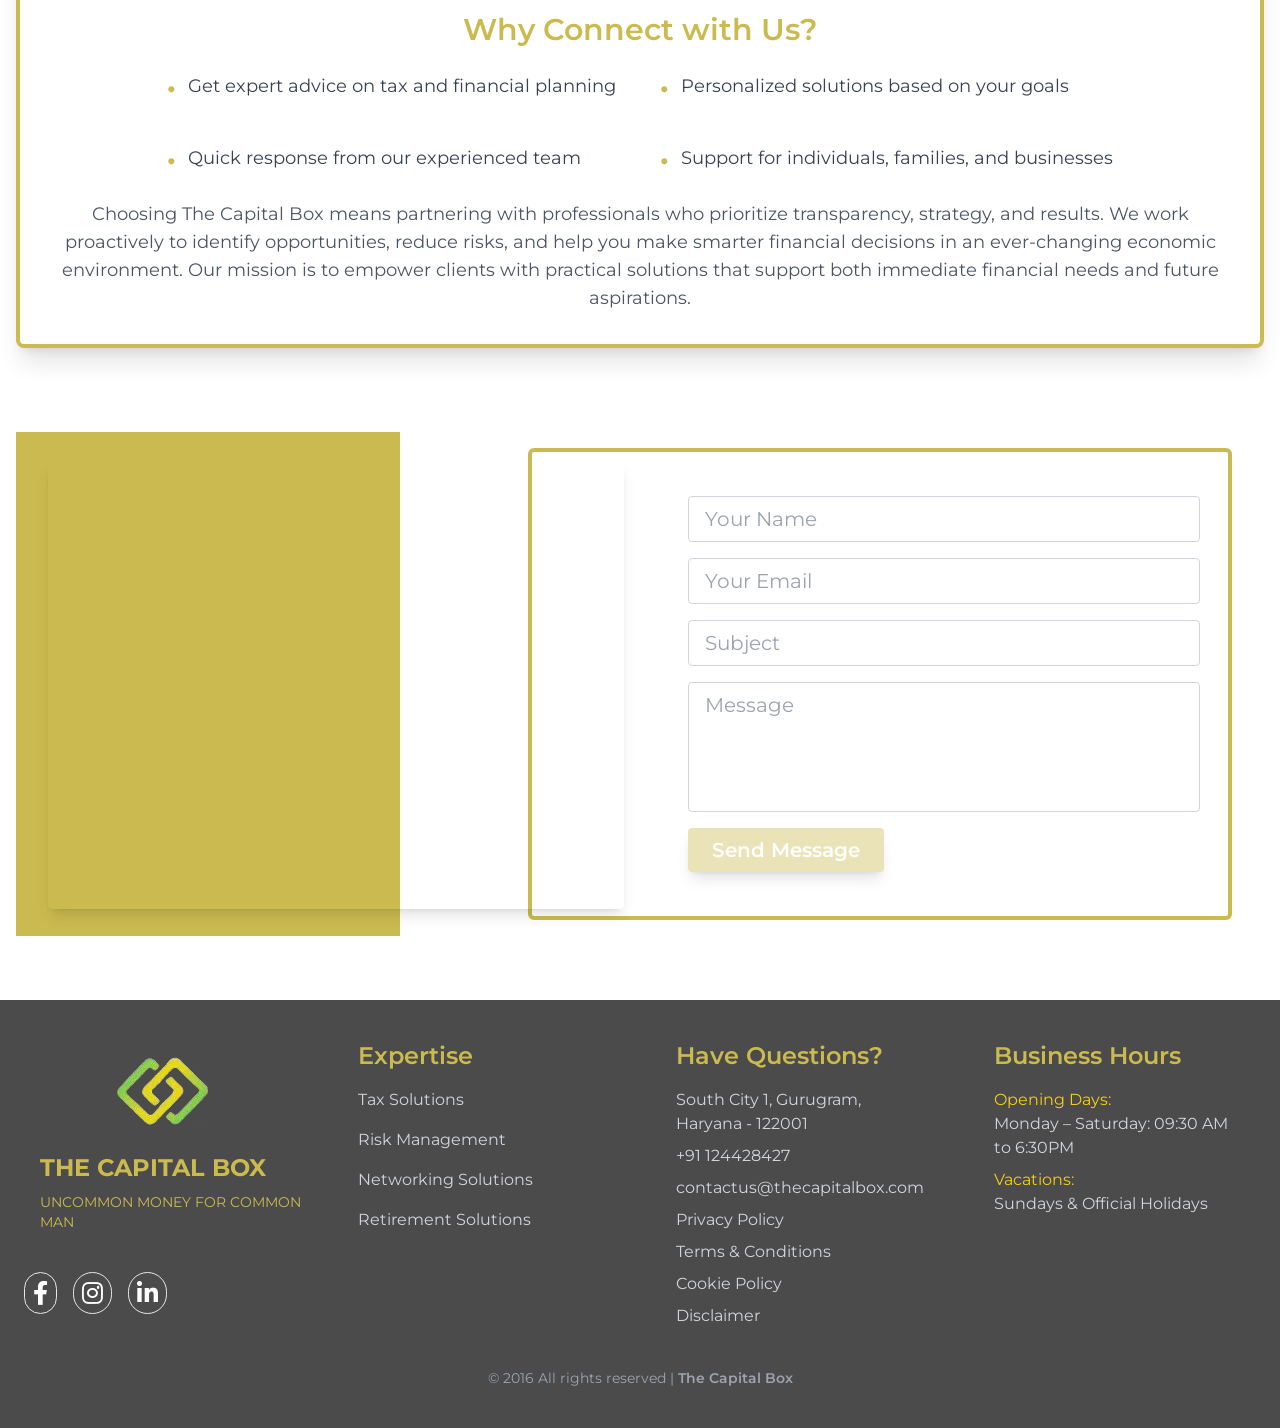
<file: public_html/contact.html>
<!DOCTYPE html>
<html lang="en">
  <head>
      <script async src="https://pagead2.googlesyndication.com/pagead/js/adsbygoogle.js?client=ca-pub-6537490720599944"
     crossorigin="anonymous"></script>
      <!-- Google tag (gtag.js) -->
<script async src="https://www.googletagmanager.com/gtag/js?id=G-KRYCB19FX7"></script>
<script>
  window.dataLayer = window.dataLayer || [];
  function gtag(){dataLayer.push(arguments);}
  gtag('js', new Date());

  gtag('config', 'G-KRYCB19FX7');
</script>
    <meta charset="UTF-8" />
    <meta name="viewport" content="width=device-width, initial-scale=1" />

    <!-- SEO Meta Tags -->
    <meta
      name="description"
      content="Get in touch with The Capital Box — expert financial consultants in Gurugram. Reach us by phone, email, or visit our office for personalized advice."
    />
    <meta
      name="keywords"
      content="contact The Capital Box, financial consulting Gurugram, get in touch, financial advisors contact, The Capital Box office"
    />
    <meta name="author" content="The Capital Box" />
    <meta name="publisher" content="The Capital Box" />
    <meta name="robots" content="index, follow" />
    <title>The Capital Box | Contact Us – Financial Advisory Experts</title>

    <!-- Preload essential resources for performance -->
    <link rel="preload" href="styles.css" as="style" />
    <link rel="stylesheet" href="styles.css" />
    <link rel="stylesheet" href="global.css" />
    <!-- Preconnect to external domains for faster resource loading -->
    <link rel="preconnect" href="https://fonts.googleapis.com" />
    <link rel="preconnect" href="https://fonts.gstatic.com" crossorigin />

    <!-- Favicon with multiple sizes for better compatibility -->
    <link
      rel="icon"
      href="public/assets/logo-1.webp"
      type="image/png"
      sizes="32x32"
    />
    <link
      rel="icon"
      href="public/assets/logo-1.webp"
      type="image/png"
      sizes="16x16"
    />

    <!-- Web Fonts -->
    <link
      href="https://fonts.googleapis.com/css2?family=Montserrat:ital,wght@0,100..900;1,100..900&display=swap"
      rel="stylesheet"
    />

    <!-- Font Awesome for Icons -->
    <link
      rel="stylesheet"
      href="https://cdnjs.cloudflare.com/ajax/libs/font-awesome/6.0.0-beta3/css/all.min.css"
    />

    <!-- Open Graph Meta Tags for social sharing -->
    <meta
      property="og:title"
      content="The Capital Box | Contact Us – Financial Advisory Experts"
    />
    <meta
      property="og:description"
      content="Get in touch with The Capital Box — expert financial consultants in Gurugram. Reach us by phone, email, or visit our office for personalized advice."
    />
    <meta property="og:image" content="public/assets/logo-1.webp" />
    <meta
      property="og:url"
      content="https://yourwebsite.com/src/contact.html"
    />
    <meta property="og:type" content="website" />

    <!-- Twitter Card Meta Tags -->
    <meta
      name="twitter:title"
      content="Contact The Capital Box – Financial Advisors in Gurugram"
    />
    <meta
      name="twitter:description"
      content="Reach our financial consulting team via phone, email, or visit our Gurugram office."
    />
    <meta name="twitter:image" content="public/assets/logo-1.webp" />
    <meta name="twitter:card" content="summary_large_image" />

    <!-- Canonical Link to avoid duplicate content issues -->
    <link rel="canonical" href="https://www.thecapitalbox.com/contact.html" />
    
    <script type="application/ld+json">
      {
        "@context": "https://schema.org",
        "@type": "Organization",
        "name": "The Capital Box",
        "url": "https://www.thecapitalbox.com",
        "logo": "https://www.thecapitalbox.com/public/assets/logo-1.webp",
        "description": "Get in touch with The Capital Box to learn more about our services and how we bring the latest financial insights, market trends, and investment strategies to you. Contact us today!",
        "contactPoint": {
          "@type": "ContactPoint",
          "telephone": "+91 124428427",
          "contactType": "customer service",
          "email": "contactus@thecapitalbox.com",
          "areaServed": "IN"
        },
        "sameAs": [
          "https://www.facebook.com/share/1Eqcw9arBm/",
          "https://www.instagram.com/thecapitalbox_/?igsh=MWg4c3o0MjdvNjVndQ%3D%3D#",
          "https://www.linkedin.com/company/finfitt/"
        ]
      }
    </script>
  </head>

  <body>
    <!-- Loading Spinner -->
    <div
      id="loading-spinner"
      class="fixed inset-0 flex items-center justify-center bg-white z-50"
    >
      <div class="loader"></div>
    </div>
    <!-- Navbar -->
    <nav
      id="navbar"
      class="navbar fixed top-0 w-full z-40 py-4 md:px-6 transition-all duration-300"
    >
      <div class="mx-auto flex justify-between items-center px-2">
        <div class="flex items-center">
          <a href="/" class="text-white text-xl font-bold">
            <img
              src="public/assets/logo-1.webp"
              alt="The Capital Box Logo"
              class="h-8"
            />
          </a>
          <div class="flex flex-col ml-4 md:hidden lg:block">
            <p class="uppercase text-white text-md md:text-xl font-bold">
              The Capital Box
            </p>
            <p class="uppercase text-white text-xs md:text-base font-light">
              UNCOMMON MONEY FOR COMMON MAN
            </p>
          </div>
        </div>

        <div class="hidden md:flex items-center space-x-8">
          <a
            href="/"
            class="text-white hover:text-primary transition text-lg font-light uppercase"
            >Home</a
          >

          <!-- Dropdown Menu -->
          <div class="dropdown relative w-full">
            <button
              class="text-white hover:text-primary transition flex items-center text-lg font-light uppercase"
              id="dropdownToggle"
            >
              Services
              <svg
                xmlns="http://www.w3.org/2000/svg"
                class="h-4 w-4 ml-1"
                fill="none"
                viewBox="0 0 24 24"
                stroke="currentColor"
              >
                <path
                  stroke-linecap="round"
                  stroke-linejoin="round"
                  stroke-width="2"
                  d="M19 9l-7 7-7-7"
                />
              </svg>
            </button>
            <div class="dropdown-menu bg-white rounded shadow-lg mt-2 w-56">
              <div class="py-2">
                <a
                  href="./taxsolution.html"
                  class="block px-4 py-2 hover:bg-gray-100 hover:text-primary text-gray-700"
                  >Tax Solutions</a
                >
                <a
                  href="./retirementsolutions.html"
                  class="block px-4 py-2 hover:bg-gray-100 hover:text-primary text-gray-700"
                  >Retirement Solutions</a
                >
                <a
                  href="./networksolution.html"
                  class="block px-4 py-2 hover:bg-gray-100 hover:text-primary text-gray-700"
                  >Networking Solutions
                </a>
                <a
                  href="./riskmanagement.html"
                  class="block px-4 py-2 hover:bg-gray-100 hover:text-primary text-gray-700"
                  >Risk Management</a
                >
              </div>
            </div>
          </div>

          <a
            href="./about.html"
            class="text-white hover:text-primary transition text-lg font-light uppercase"
            >About</a
          >
          <a
            href="./contact.html"
            class="text-white hover:text-primary transition text-lg font-light uppercase"
            >Contact</a
          >
          <a
            href="./careers.html"
            class="text-white transition text-xl uppercase font-light border border-primary rounded-lg px-4 py-2 hover:bg-[#CBBA4F] hover:text-white hover:font-normal"
            >Careers</a
          >
        </div>

        <!-- Mobile menu button -->
        <div class="md:hidden">
          <button id="mobile-menu-button" class="text-white">
            <!-- Hamburger Icon -->
            <svg
              id="hamburger-icon"
              xmlns="http://www.w3.org/2000/svg"
              class="h-6 w-6"
              fill="none"
              viewBox="0 0 24 24"
              stroke="currentColor"
            >
              <path
                stroke-linecap="round"
                stroke-linejoin="round"
                stroke-width="2"
                d="M4 6h16M4 12h16M4 18h16"
              />
            </svg>
            <!-- X Icon (hidden by default) -->
            <svg
              id="close-icon"
              class="h-6 w-6 hidden"
              xmlns="http://www.w3.org/2000/svg"
              fill="none"
              viewBox="0 0 24 24"
              stroke="currentColor"
            >
              <path
                stroke-linecap="round"
                stroke-linejoin="round"
                stroke-width="2"
                d="M6 18L18 6M6 6l12 12"
              />
            </svg>
          </button>
        </div>
      </div>

      <!-- Mobile menu -->
      <div
        id="mobile-menu"
        class="hidden md:hidden bg-navColor bg-opacity-40 mt-4 py-2"
      >
        <a
          href="/"
          class="block px-6 py-2 text-white hover:bg-primary"
          >Home</a
        >
        <div class="relative">
          <button
            id="mobile-dropdown-button"
            class="w-full text-left px-6 py-2 text-white hover:bg-primary flex justify-between items-center"
          >
            Services
            <svg
              xmlns="http://www.w3.org/2000/svg"
              class="h-4 w-4"
              fill="none"
              viewBox="0 0 24 24"
              stroke="currentColor"
            >
              <path
                stroke-linecap="round"
                stroke-linejoin="round"
                stroke-width="2"
                d="M19 9l-7 7-7-7"
              />
            </svg>
          </button>
          <div
            id="mobile-dropdown"
            class="hidden bg-[#1F2937] rounded-lg mx-4 my-2"
          >
            <a
              href="./taxsolution.html"
              class="block px-6 py-2 text-white hover:bg-primary rounded-t-lg"
              >Tax Solutions</a
            >
            <a
              href="./retirementsolutions.html"
              class="block px-6 py-2 text-white hover:bg-primary"
              >Retirement Solutions</a
            >
            <a
              href="./networksolution.html"
              class="block px-6 py-2 text-white hover:bg-primary rounded-b-lg"
              >Networking Solutions</a
            >
            <a
              href="./riskmanagement.html"
              class="block px-6 py-2 text-white hover:bg-primary rounded-b-lg"
              >Risk Management</a
            >
          </div>
        </div>
        <a
          href="./about.html"
          class="block px-6 py-2 text-white hover:bg-primary"
          >About</a
        >
        <a
          href="./contact.html"
          class="block px-6 py-2 text-white hover:bg-primary"
          >Contact</a
        >
        <div class="flex justify-center mt-4">
          <a
            href="./careers.html"
            class="text-white transition text-xl uppercase font-light border border-primary rounded-lg px-4 py-2 hover:bg-[#CBBA4F] hover:text-white hover:font-normal"
            >Careers</a
          >
        </div>
      </div>
    </nav>
    <main>
      <!-- Hero Section -->
      <div class="relative">
        <!-- Hero Image -->
        <div
          class="w-full h-screen bg-cover bg-center relative overflow-hidden"
        >
          <img
            src="public/assets/CONTACT.webp"
            alt="Contact The Capital Box Hero Image"
            class="w-full h-full object-cover"
          />

          <!-- Hero Content -->
          <div
            class="absolute inset-0 bg-black bg-opacity-40 flex items-center justify-center"
          >
            <div class="text-center text-white px-4">
              <h1 class="text-xl md:text-4xl lg:text-6xl font-bold mb-4">
                Contact Us
              </h1>
            </div>
          </div>
        </div>

        <!-- Overlapping Cards Container -->
        <div class="container mx-auto px-4 relative -mt-16 md:-mt-32 mb-32">
          <div class="w-full">
              
            <!-- First Card -->
        <div
          class="w-full bg-white rounded-lg shadow-xl transform transition duration-500 hover:-translate-y-2 border-4 border-primary rounded-lg bg-white"
        >
          <div class="p-6 flex flex-col gap-2 md:gap-4">
            <h2
              class="text-xl md:text-4xl font-bold text-gray-800 mb-4 text-center"
            >
              Contact Information
            </h2>
            <div class="flex flex-col md:flex-row gap-8 justify-evenly">
              <div class="flex flex-col gap-4">
                <div class="flex flex-row gap-4">
                  <p class="text-md md:text-lg text-primary font-medium">
                    Address:
                  </p>
                  <p class="text-gray-600 text-md md:text-lg text-black">
                    South City 1, Gurugram, Haryana - 122001
                    <br />
                    India
                  </p>
                </div>
                <div class="flex flex-row gap-4 mt-2">
                  <p class="text-md md:text-lg text-primary font-medium">
                    Phone:
                  </p>
                  <p class="text-gray-600 text-md md:text-lg">
                    +91 124428427
                  </p>
                </div>
              </div>
        
              <div class="flex flex-col gap-4">
                <div class="flex flex-col">
                  <p class="text-md md:text-lg text-primary font-medium">
                    General Enquiry Email:
                  </p>
                  <p class="text-gray-600 text-md md:text-lg">
                    contactus@thecapitalbox.com
                  </p>
                </div>
        
                <div class="flex flex-col">
                  <p class="text-md md:text-lg text-primary font-medium">
                    Career Enquiry Email:
                  </p>
                  <a
                    href="mailto:jobs@thecapitalbox.com"
                    class="text-gray-600 text-md md:text-lg"
                    >jobs@thecapitalbox.com</a
                  >
                </div>
        
                <div class="flex flex-col">
                  <p class="text-md md:text-lg text-primary font-medium">
                    Website:
                  </p>
                  <p class="text-gray-600 text-md md:text-lg">
                    The Capital Box
                  </p>
                </div>
              </div>
            </div>
          </div>
        </div>
        
        <!-- Second Card -->
        <div class="w-full relative" style="top: 60px;">
          <div
            class="w-full bg-white rounded-lg shadow-xl transform transition duration-500 hover:-translate-y-2 border-4 border-primary"
          >
            <div class="p-8 flex flex-col gap-8">
              <h2
                class="text-xl md:text-4xl font-bold text-gray-800 text-center"
              >
                Get in Touch with The Capital Box
              </h2>
              
              <p
                  class="text-gray-600 text-md md:text-lg text-center leading-relaxed max-w-5xl mx-auto"
                >
                  At The Capital Box, we understand that every financial journey is unique.
                  That’s why we focus on building meaningful relationships with individuals,
                  families, and businesses by offering customized financial strategies designed
                  around specific goals. Our expertise covers wealth management, tax planning,
                  risk assessment, business advisory, and long-term financial growth solutions.
                  We believe in simplifying complex financial decisions through clear guidance,
                  trusted expertise, and personalized attention so our clients can move forward
                  with confidence. Whether you are securing your family’s future, optimizing
                  investments, or strengthening your business finances, our team is committed to
                  delivering reliable financial solutions that create stability, growth, and
                  peace of mind.
                </p>
                
              <p
                class="text-gray-600 text-md md:text-lg text-center leading-relaxed max-w-5xl mx-auto"
              >
                We’re here to help with all your financial needs—from tax planning and
                risk management to personalized financial solutions. Whether you’re an
                individual or a business, our experts are ready to guide you with
                clarity and confidence. Reach out to us and let’s build your financial
                future together.
              </p>
        
              <div class="flex flex-col gap-6">
                <h3
                  class="text-lg md:text-3xl font-semibold text-primary text-center"
                >
                  Why Connect with Us?
                </h3>
        
                <div
                  class="grid grid-cols-1 md:grid-cols-2 gap-6 md:gap-10 max-w-5xl mx-auto"
                >
                  <div class="flex items-start gap-3">
                    <span class="text-primary font-bold text-2xl">•</span>
                    <p class="text-gray-700 text-md md:text-lg">
                      Get expert advice on tax and financial planning
                    </p>
                  </div>
        
                  <div class="flex items-start gap-3">
                    <span class="text-primary font-bold text-2xl">•</span>
                    <p class="text-gray-700 text-md md:text-lg">
                      Personalized solutions based on your goals
                    </p>
                  </div>
        
                  <div class="flex items-start gap-3">
                    <span class="text-primary font-bold text-2xl">•</span>
                    <p class="text-gray-700 text-md md:text-lg">
                      Quick response from our experienced team
                    </p>
                  </div>
        
                  <div class="flex items-start gap-3">
                    <span class="text-primary font-bold text-2xl">•</span>
                    <p class="text-gray-700 text-md md:text-lg">
                      Support for individuals, families, and businesses
                    </p>
                  </div>
                </div>
                <p class="text-gray-600 text-md md:text-lg text-center leading-relaxed max-w-5xl mx-auto mt-6">
                    Choosing The Capital Box means partnering with professionals who prioritize
                    transparency, strategy, and results. We work proactively to identify
                    opportunities, reduce risks, and help you make smarter financial decisions in
                    an ever-changing economic environment. Our mission is to empower clients with
                    practical solutions that support both immediate financial needs and future
                    aspirations.
                </p>
              </div>
            </div>
          </div>
        </div>
        <div style="height: 80px;"></div>
        
      <!--  -->
      <!-- Map + Contact Form -->
      <div
        class="w-full h-full md:w-full relative px-4 my-6 lg:my-16 md:px-8 py-4 sm:text-sm md:text-xl lg:text-lg xl:text-xl"
      >
        <div
          class="bg-primary w-[30vw] h-full absolute left-0 top-0 -z-10"
        ></div>
        <div class="max-w-7xl mx-auto">
          <div class="grid md:grid-cols-2 gap-8 items-center relative">
            <!-- Image -->
            <div
              class="relative z-10 transform transition duration-500 hover:scale-105"
            >
              <!-- Map -->
              <div class="overflow-hidden rounded shadow-lg w-full h-full">
                <iframe
                  src="https://www.google.com/maps/embed?pb=!1m18!1m12!1m3!1d3525.986624309473!2d77.05910061107345!3d28.457938275659437!2m3!1f0!2f0!3f0!3m2!1i1024!2i768!4f13.1!3m3!1m2!1s0x390d18f13b9f9747%3A0x1d435dd79f8088a5!2sTHE%20CAPITAL%20BOX!5e1!3m2!1sen!2sin!4v1745922943606!5m2!1sen!2sin"
                  width="100%"
                  height="450"
                  style="border: 0"
                  allowfullscreen=""
                  loading="lazy"
                  referrerpolicy="no-referrer-when-downgrade"
                ></iframe>
              </div>
            </div>
            <!-- Text Content with border that extends behind the image -->
            <div class="relative h-full py-12 px-8">
              <!-- Border that extends behind the image -->
              <div
                class="absolute top-0 bottom-0 -left-16 md:-left-24 lg:-left-32 right-0 border-4 border-primary rounded-md -z-5"
              ></div>
              <!-- The actual content -->
              <!-- Contact Form -->

              <form
                action="https://api.web3forms.com/submit"
                method="POST"
                class="flex flex-col gap-4 relative"
                data-aos="fade-left"
                data-aos-delay="300"
                data-aos-duration="800"
              >
                <!-- Required: Web3Forms Access Key -->
                <input
                  type="hidden"
                  name="access_key"
                  value="e77fa5d1-3421-40a6-bdfe-b9fd993cdd47"
                />

                <!-- Name -->
                <input
                  type="text"
                  name="name"
                  placeholder="Your Name"
                  required
                  class="border border-gray-300 rounded px-4 py-2 focus:outline-none focus:ring-2 focus:ring-primary"
                  data-aos="fade-up"
                  data-aos-delay="400"
                />

                <!-- Email -->
                <input
                  type="email"
                  name="email"
                  placeholder="Your Email"
                  required
                  class="border border-gray-300 rounded px-4 py-2 focus:outline-none focus:ring-2 focus:ring-primary"
                  data-aos="fade-up"
                  data-aos-delay="500"
                />
                <!-- Subject -->
                <input
                  type="text"
                  name="subject"
                  placeholder="Subject"
                  required
                  class="border border-gray-300 rounded px-4 py-2 focus:outline-none focus:ring-2 focus:ring-primary"
                  data-aos="fade-up"
                  data-aos-delay="600"
                />

                <!-- Message -->
                <textarea
                  name="message"
                  rows="4"
                  placeholder="Message"
                  required
                  class="border border-gray-300 rounded px-4 py-2 focus:outline-none focus:ring-2 focus:ring-primary resize-none"
                  data-aos="fade-up"
                  data-aos-delay="700"
                ></textarea>

                <!-- Submit Button -->
                <button
                  type="submit"
                  class="md:bg-primary/40 bg-primary hover:bg-primary shadow-lg text-white font-semibold py-2 px-6 rounded w-fit z-20"
                  data-aos="zoom-in"
                  data-aos-delay="800"
                >
                  Send Message
                </button>
              </form>
            </div>
          </div>
        </div>
      </div>
    </main>
    <!-- Footer -->
    <footer class="bg-[#4B4B4B] text-white py-10 px-6 text-sm md:text-base">
        <div
            class="w-full max-w-[90%] 2xl:max-w-[1600px] mx-auto grid grid-cols-1 sm:grid-cols-2 md:grid-cols-2 lg:grid-cols-4 gap-4 md:gap-10">
            <!-- Logo and Social Icons -->
            <div class="flex flex-col items-center justify-center md:items-start gap-8">
                <div class="flex flex-col items-center justify-center gap-6">
                    <img src="public/assets/logo-1.webp" alt="The Capital Box Logo" />
                    <div class="flex flex-col ml-4">
                        <h2
                            class="text-xl text-center md:text-start text-primary md:text-2xl font-bold leading-tight uppercase mb-2">
                            the capital box
                        </h2>
                        <p class="text-primary text-xs md:text-sm">
                            UNCOMMON MONEY FOR COMMON MAN
                        </p>
                    </div>
                </div>
                <div class="flex space-x-4 mt-2">
                    <a href="https://www.facebook.com/share/1Eqcw9arBm/" class="hover:text-primary"
                        aria-label="Facebook"><i
                            class="fab fa-facebook-f text-xl md:text-2xl border p-2 rounded-full hover:bg-white"></i></a>
                    <a href="https://www.instagram.com/thecapitalbox_/?igsh=MWg4c3o0MjdvNjVndQ%3D%3D#"
                        class="hover:text-primary" aria-label="instagram"><i
                            class="fab fa-instagram text-xl md:text-2xl border p-2 rounded-full hover:bg-white"></i></a>
                    <a href="https://www.linkedin.com/company/finfitt/" class="hover:text-primary"
                        aria-label="linkedin"><i
                            class="fab fa-linkedin-in text-xl md:text-2xl border p-2 rounded-full hover:bg-white"></i></a>
                </div>
            </div>

            <!-- Expertise -->
            <div class="px-4">
                <h3 class="text-lg md:text-2xl font-semibold mb-4 text-primary">
                    Expertise
                </h3>
                <div class="flex flex-col gap-4 text-gray-300">
                    <a href="./taxsolution.html" class="hover:text-primary">Tax Solutions</a>
                    <a href="./riskmanagement.html" class="hover:text-primary">Risk Management</a>
                    <a href="./networksolution.html" class="hover:text-primary">Networking Solutions</a>
                    <a href="./retirementsolutions.html" class="hover:text-primary">Retirement Solutions</a>
                </div>
            </div>

            <!-- Contact Info -->
            <div class="px-4">
                <h3 class="text-lg md:text-2xl font-semibold mb-4 text-primary">
                    Have Questions?
                </h3>
                <ul class="space-y-2 text-gray-300">
                    <li>South City 1, Gurugram, Haryana - 122001</li>
                    <li>+91 124428427</li>
                    <li>contactus@thecapitalbox.com</li>
                    <li>
                        <a href="privacy.html" class="hover:text-primary cursor-pointer">Privacy Policy</a>
                    </li>
                    <li>
                        <a href="terms.html" class="hover:text-primary cursor-pointer">Terms & Conditions</a>
                    </li>
                    <li>
                        <a href="cookie-policy.html" class="hover:text-primary cursor-pointer">Cookie Policy</a>
                    </li>
                    <li>
                        <a href="disclaimer.html" class="hover:text-primary cursor-pointer">Disclaimer</a>
                    </li>
                </ul>
            </div>

            <!-- Business Hours -->
            <div class="px-4">
                <h3 class="text-lg md:text-2xl font-semibold mb-4 text-primary">
                    Business Hours
                </h3>
                <ul class="space-y-2 text-gray-300">
                    <li>
                        <span class="text-yellow-400">Opening Days:</span> <br />
                        Monday – Saturday: 09:30 AM to 6:30PM
                    </li>
                    <li>
                        <span class="text-yellow-400">Vacations:</span> <br />
                        Sundays & Official Holidays
                    </li>
                </ul>
            </div>
        </div>

        <div class="mt-10 text-center text-xs md:text-sm text-gray-400">
            © 2016 All rights reserved |
            <a href="/" class="hover:text-primary font-semibold">The Capital Box</a>
        </div>
    </footer>

    <script src="main.js"></script>
  </body>
</html>
</file>
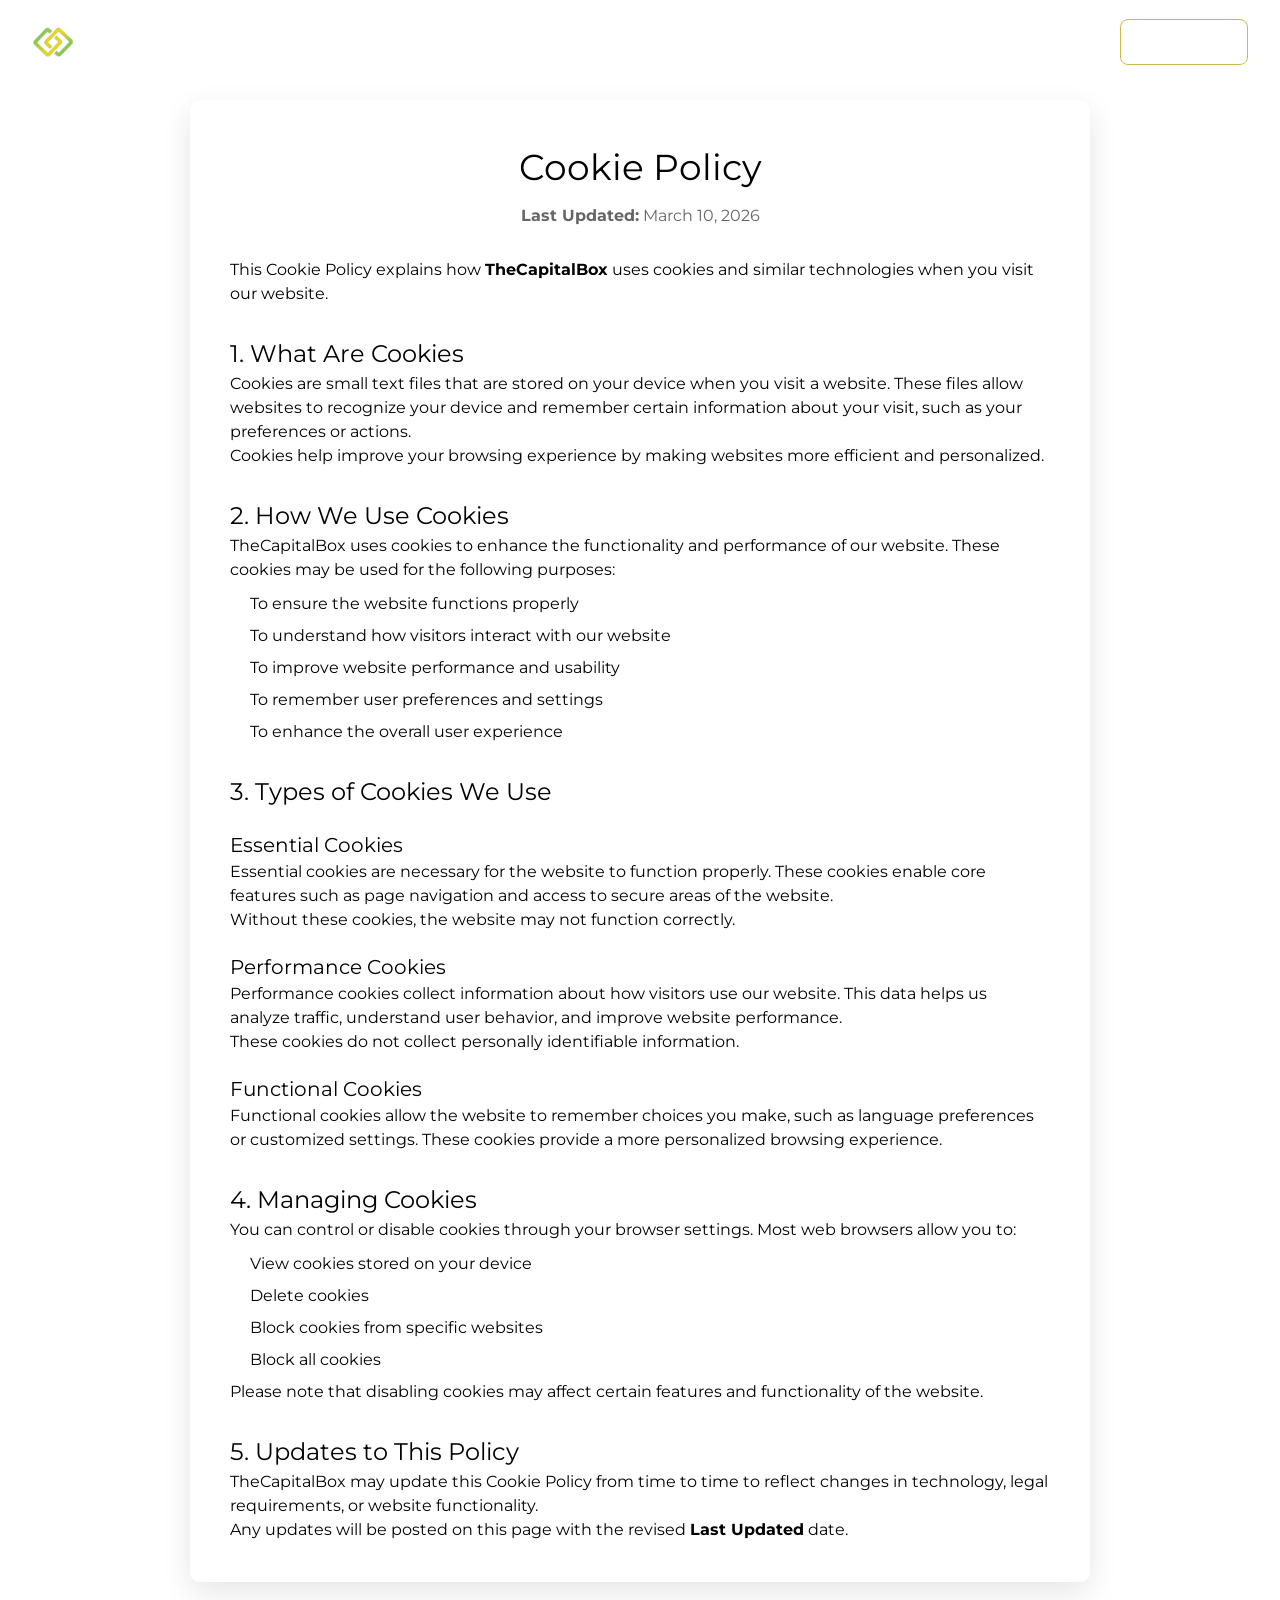
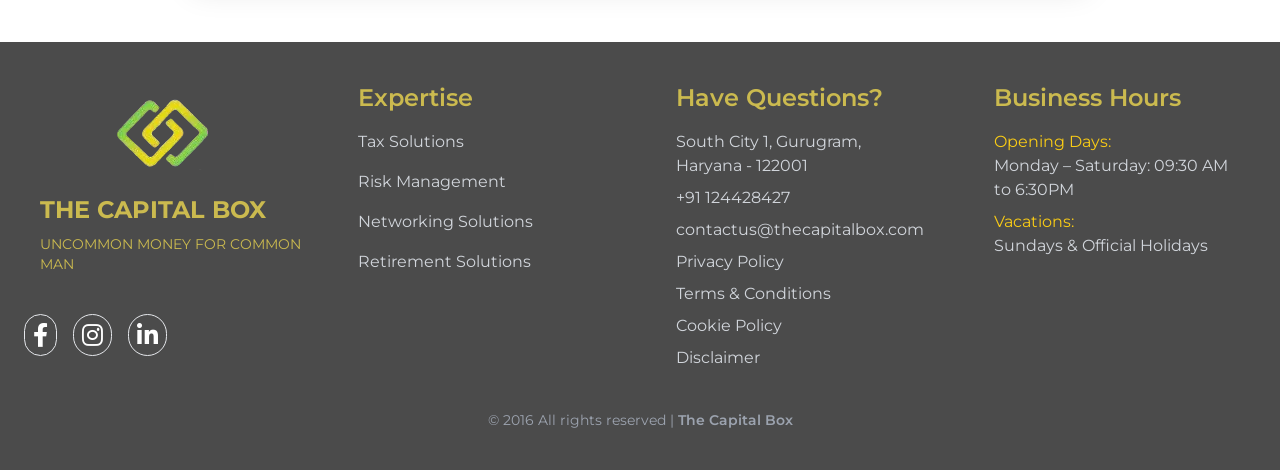
<file: public_html/cookie-policy.html>
<!DOCTYPE html>
<html lang="en">

<head>
    <script async src="https://pagead2.googlesyndication.com/pagead/js/adsbygoogle.js?client=ca-pub-6537490720599944"
     crossorigin="anonymous"></script>
    <!-- Google tag (gtag.js) -->
<script async src="https://www.googletagmanager.com/gtag/js?id=G-KRYCB19FX7"></script>
<script>
  window.dataLayer = window.dataLayer || [];
  function gtag(){dataLayer.push(arguments);}
  gtag('js', new Date());

  gtag('config', 'G-KRYCB19FX7');
</script>
    <meta charset="UTF-8">
    <meta name="viewport" content="width=device-width, initial-scale=1.0">
    <title>The Capital Box Cookie Policy | How We Use Cookies</title>
    <meta name="description" content="Learn how The Capital Box uses cookies to improve website functionality, enhance browsing experience, analyze traffic and security.">
    <!-- Preload essential resources for better performance -->
    <link rel="preload" href="styles.css" as="style" />
    <link rel="stylesheet" href="styles.css" />
    <link rel="stylesheet" href="global.css" />
    <!-- Preconnect to external domains for faster resource loading -->
    <link rel="preconnect" href="https://fonts.googleapis.com" />
    <link rel="preconnect" href="https://fonts.gstatic.com" crossorigin />
    <!-- Favicon with multiple sizes for better compatibility -->
    <link rel="icon" href="public/assets/logo-1.webp" type="image/png" sizes="32x32" />
    <link rel="icon" href="public/assets/logo-1.webp" type="image/png" sizes="16x16" />
    <!-- Web Fonts -->
    <link href="https://fonts.googleapis.com/css2?family=Montserrat:ital,wght@0,100..900;1,100..900&display=swap"
        rel="stylesheet" />
    <link rel="stylesheet" href="https://cdn.jsdelivr.net/npm/swiper@11/swiper-bundle.min.css" />
    <script src="https://cdn.jsdelivr.net/npm/swiper@11/swiper-bundle.min.js"></script>
    <link rel="canonical" href="https://www.thecapitalbox.com/cookie-policy.html">
    <meta property="og:url" content="https://www.thecapitalbox.com/cookie-policy.html">
    <meta name="robots" content="index, follow">
    <!-- Font Awesome for Icons -->
    <link rel="stylesheet" href="https://cdnjs.cloudflare.com/ajax/libs/font-awesome/6.0.0-beta3/css/all.min.css" />
    <style>
        body {
            background-image: url("https://www.lauruslabs.com/images/page-banner/cookies.jpg");
            background-size: cover;
            background-position: center;
            background-attachment: fixed;
            font-family: "Montserrat", sans-serif;
        }

        /* Policy container */

        .container {
            max-width: 900px;
            margin: 120px auto 60px auto;
            background: rgba(255, 255, 255, 0.95);
            padding: 40px;
            border-radius: 10px;
            box-shadow: 0 10px 30px rgba(0, 0, 0, 0.1);
        }

        /* Headings */

        .container h1 {
            text-align: center;
            font-size: 36px;
            margin-bottom: 10px;
        }

        .updated {
            text-align: center;
            color: #666;
            margin-bottom: 30px;
        }

        .container h2 {
            margin-top: 30px;
            font-size: 24px;
        }

        .container h3 {
            margin-top: 20px;
            font-size: 20px;
        }

        /* Lists */

        .container ul {
            padding-left: 20px;
            margin-top: 10px;
        }

        .container li {
            margin-bottom: 8px;
        }

        /* Footer improvements */

        footer {
            margin-top: 60px;
        }

        footer a {
            transition: 0.3s;
        }

        footer a:hover {
            color: #CBBA4F;
        }
    </style>

</head>

<body>


    <nav id="navbar" class="navbar fixed top-0 w-full z-40 py-4 md:px-6 transition-all duration-300">
        <div class="mx-auto flex justify-between items-center px-2">
            <div class="flex items-center">
                <a href="/" class="text-white text-xl font-bold">
                    <img src="public/assets/logo-1.webp" alt="The Capital Box Logo" class="h-8" />
                </a>
                <div class="flex flex-col ml-4 md:hidden lg:block">
                    <p class="uppercase text-white text-md md:text-xl font-bold">
                        The Capital Box
                    </p>
                    <p class="uppercase text-white text-xs md:text-base font-light">
                        UNCOMMON MONEY FOR COMMON MAN
                    </p>
                </div>
            </div>

            <div class="hidden md:flex items-center space-x-8">
                <a href="/"
                    class="text-white hover:text-primary transition text-lg font-light uppercase">Home</a>

                <!-- Dropdown Menu -->
                <div class="dropdown relative w-full">
                    <button
                        class="text-white hover:text-primary transition flex items-center text-lg font-light uppercase"
                        id="dropdownToggle">
                        Services
                        <svg xmlns="http://www.w3.org/2000/svg" class="h-4 w-4 ml-1" fill="none" viewBox="0 0 24 24"
                            stroke="currentColor">
                            <path stroke-linecap="round" stroke-linejoin="round" stroke-width="2" d="M19 9l-7 7-7-7" />
                        </svg>
                    </button>
                    <div class="dropdown-menu bg-white rounded shadow-lg mt-2 w-56">
                        <div class="py-2">
                            <a href="./taxsolution.html"
                                class="block px-4 py-2 hover:bg-gray-100 hover:text-primary text-gray-700">Tax
                                Solutions</a>
                            <a href="./retirementsolutions.html"
                                class="block px-4 py-2 hover:bg-gray-100 hover:text-primary text-gray-700">Retirement
                                Solutions</a>
                            <a href="./networksolution.html"
                                class="block px-4 py-2 hover:bg-gray-100 hover:text-primary text-gray-700">Networking
                                Solutions
                            </a>
                            <a href="./riskmanagement.html"
                                class="block px-4 py-2 hover:bg-gray-100 hover:text-primary text-gray-700">Risk
                                Management</a>
                        </div>
                    </div>
                </div>

                <a href="./about.html"
                    class="text-white hover:text-primary transition text-lg font-light uppercase">About</a>
                <a href="./contact.html"
                    class="text-white hover:text-primary transition text-lg font-light uppercase">Contact</a>
                <a href="./careers.html"
                    class="text-white transition text-xl uppercase font-light border border-primary rounded-lg px-4 py-2 hover:bg-[#CBBA4F] hover:text-white hover:font-normal">Careers</a>
            </div>

            <!-- Mobile menu button -->
            <div class="md:hidden">
                <button id="mobile-menu-button" class="text-white">
                    <!-- Hamburger Icon -->
                    <svg id="hamburger-icon" xmlns="http://www.w3.org/2000/svg" class="h-6 w-6" fill="none"
                        viewBox="0 0 24 24" stroke="currentColor">
                        <path stroke-linecap="round" stroke-linejoin="round" stroke-width="2"
                            d="M4 6h16M4 12h16M4 18h16" />
                    </svg>
                    <!-- X Icon (hidden by default) -->
                    <svg id="close-icon" class="h-6 w-6 hidden" xmlns="http://www.w3.org/2000/svg" fill="none"
                        viewBox="0 0 24 24" stroke="currentColor">
                        <path stroke-linecap="round" stroke-linejoin="round" stroke-width="2"
                            d="M6 18L18 6M6 6l12 12" />
                    </svg>
                </button>
            </div>
        </div>
        <!-- Mobile menu -->
        <div id="mobile-menu" class="hidden md:hidden bg-navColor bg-opacity-40 mt-4 py-2">
            <a href="/" class="block px-6 py-2 text-white hover:bg-primary">Home</a>
            <div class="relative">
                <button id="mobile-dropdown-button"
                    class="w-full text-left px-6 py-2 text-white hover:bg-primary flex justify-between items-center">
                    Services
                    <svg xmlns="http://www.w3.org/2000/svg" class="h-4 w-4" fill="none" viewBox="0 0 24 24"
                        stroke="currentColor">
                        <path stroke-linecap="round" stroke-linejoin="round" stroke-width="2" d="M19 9l-7 7-7-7" />
                    </svg>
                </button>
                <div id="mobile-dropdown" class="hidden bg-[#1F2937] rounded-lg mx-4 my-2">
                    <a href="./taxsolution.html" class="block px-6 py-2 text-white hover:bg-primary rounded-t-lg">Tax
                        Solutions</a>
                    <a href="./retirementsolutions.html" class="block px-6 py-2 text-white hover:bg-primary">Retirement
                        Solutions</a>
                    <a href="./networksolution.html"
                        class="block px-6 py-2 text-white hover:bg-primary rounded-b-lg">Networking
                        Solutions</a>
                    <a href="./riskmanagement.html"
                        class="block px-6 py-2 text-white hover:bg-primary rounded-b-lg">Risk
                        Management</a>
                </div>
            </div>
            <a href="./about.html" class="block px-6 py-2 text-white hover:bg-primary">About</a>
            <a href="./contact.html" class="block px-6 py-2 text-white hover:bg-primary">Contact</a>
            <div class="flex justify-center mt-4">
                <a href="./careers.html"
                    class="text-white transition text-xl uppercase font-light border border-primary rounded-lg px-4 py-2 hover:bg-[#CBBA4F] hover:text-white hover:font-normal">Careers</a>
            </div>
        </div>
    </nav>


    <div class="container" style="margin-top: 100px;">

        <h1>Cookie Policy</h1>
        <p class="updated"><strong>Last Updated:</strong> March 10, 2026</p>

        <p>
            This Cookie Policy explains how <strong>TheCapitalBox</strong> uses cookies and similar technologies when
            you visit our website.
        </p>

        <h2>1. What Are Cookies</h2>

        <p>
            Cookies are small text files that are stored on your device when you visit a website. These files allow
            websites to recognize your device and remember certain information about your visit, such as your
            preferences or actions.
        </p>

        <p>
            Cookies help improve your browsing experience by making websites more efficient and personalized.
        </p>

        <h2>2. How We Use Cookies</h2>

        <p>TheCapitalBox uses cookies to enhance the functionality and performance of our website. These cookies may be
            used for the following purposes:</p>

        <ul>
            <li>To ensure the website functions properly</li>
            <li>To understand how visitors interact with our website</li>
            <li>To improve website performance and usability</li>
            <li>To remember user preferences and settings</li>
            <li>To enhance the overall user experience</li>
        </ul>

        <h2>3. Types of Cookies We Use</h2>

        <h3>Essential Cookies</h3>

        <p>
            Essential cookies are necessary for the website to function properly. These cookies enable core features
            such as page navigation and access to secure areas of the website.
        </p>

        <p>Without these cookies, the website may not function correctly.</p>

        <h3>Performance Cookies</h3>

        <p>
            Performance cookies collect information about how visitors use our website. This data helps us analyze
            traffic, understand user behavior, and improve website performance.
        </p>

        <p>These cookies do not collect personally identifiable information.</p>

        <h3>Functional Cookies</h3>

        <p>
            Functional cookies allow the website to remember choices you make, such as language preferences or
            customized settings. These cookies provide a more personalized browsing experience.
        </p>

        <h2>4. Managing Cookies</h2>

        <p>
            You can control or disable cookies through your browser settings. Most web browsers allow you to:
        </p>

        <ul>
            <li>View cookies stored on your device</li>
            <li>Delete cookies</li>
            <li>Block cookies from specific websites</li>
            <li>Block all cookies</li>
        </ul>

        <p>
            Please note that disabling cookies may affect certain features and functionality of the website.
        </p>

        <h2>5. Updates to This Policy</h2>

        <p>
            TheCapitalBox may update this Cookie Policy from time to time to reflect changes in technology, legal
            requirements, or website functionality.
        </p>

        <p>
            Any updates will be posted on this page with the revised <strong>Last Updated</strong> date.
        </p>


    </div>

<footer class="bg-[#4B4B4B] text-white py-10 px-6 text-sm md:text-base">
        <div
            class="w-full max-w-[90%] 2xl:max-w-[1600px] mx-auto grid grid-cols-1 sm:grid-cols-2 md:grid-cols-2 lg:grid-cols-4 gap-4 md:gap-10">
            <!-- Logo and Social Icons -->
            <div class="flex flex-col items-center justify-center md:items-start gap-8">
                <div class="flex flex-col items-center justify-center gap-6">
                    <img src="public/assets/logo-1.webp" alt="The Capital Box Logo" />
                    <div class="flex flex-col ml-4">
                        <p
                            class="text-xl text-center md:text-start text-primary md:text-2xl font-bold leading-tight uppercase mb-2">
                            the capital box
                        </p>
                        <p class="text-primary text-xs md:text-sm">
                            UNCOMMON MONEY FOR COMMON MAN
                        </p>
                    </div>
                </div>
                <div class="flex space-x-4 mt-2">
                    <a href="https://www.facebook.com/share/1Eqcw9arBm/" class="hover:text-primary"
                        aria-label="Facebook"><i
                            class="fab fa-facebook-f text-xl md:text-2xl border p-2 rounded-full hover:bg-white"></i></a>
                    <a href="https://www.instagram.com/thecapitalbox_/?igsh=MWg4c3o0MjdvNjVndQ%3D%3D#"
                        class="hover:text-primary" aria-label="instagram"><i
                            class="fab fa-instagram text-xl md:text-2xl border p-2 rounded-full hover:bg-white"></i></a>
                    <a href="https://www.linkedin.com/company/finfitt/" class="hover:text-primary"
                        aria-label="linkedin"><i
                            class="fab fa-linkedin-in text-xl md:text-2xl border p-2 rounded-full hover:bg-white"></i></a>
                </div>
            </div>

            <!-- Expertise -->
            <div class="px-4">
                <h3 class="text-lg md:text-2xl font-semibold mb-4 text-primary">
                    Expertise
                </h3>
                <div class="flex flex-col gap-4 text-gray-300">
                    <a href="./taxsolution.html" class="hover:text-primary">Tax Solutions</a>
                    <a href="./riskmanagement.html" class="hover:text-primary">Risk Management</a>
                    <a href="./networksolution.html" class="hover:text-primary">Networking Solutions</a>
                    <a href="./retirementsolutions.html" class="hover:text-primary">Retirement Solutions</a>
                </div>
            </div>

            <!-- Contact Info -->
            <div class="px-4">
                <h3 class="text-lg md:text-2xl font-semibold mb-4 text-primary">
                    Have Questions?
                </h3>
                <ul class="space-y-2 text-gray-300">
                    <li>South City 1, Gurugram, Haryana - 122001</li>
                    <li>+91 124428427</li>
                    <li>contactus@thecapitalbox.com</li>
                    <li>
                        <a href="privacy.html" class="hover:text-primary cursor-pointer">Privacy Policy</a>
                    </li>
                    <li>
                        <a href="terms.html" class="hover:text-primary cursor-pointer">Terms & Conditions</a>
                    </li>
                    <li>
                        <a href="cookie-policy.html" class="hover:text-primary cursor-pointer">Cookie Policy</a>
                    </li>
                    <li>
                        <a href="disclaimer.html" class="hover:text-primary cursor-pointer">Disclaimer</a>
                    </li>
                </ul>
            </div>

            <!-- Business Hours -->
            <div class="px-4">
                <h3 class="text-lg md:text-2xl font-semibold mb-4 text-primary">
                    Business Hours
                </h3>
                <ul class="space-y-2 text-gray-300">
                    <li>
                        <span class="text-yellow-400">Opening Days:</span> <br />
                        Monday – Saturday: 09:30 AM to 6:30PM
                    </li>
                    <li>
                        <span class="text-yellow-400">Vacations:</span> <br />
                        Sundays & Official Holidays
                    </li>
                </ul>
            </div>
        </div>

        <div class="mt-10 text-center text-xs md:text-sm text-gray-400">
            © 2016 All rights reserved |
            <a href="/" class="hover:text-primary font-semibold">The Capital Box</a>
        </div>
    </footer>


    <script src="main.js"></script>
</body>

</html>
</file>
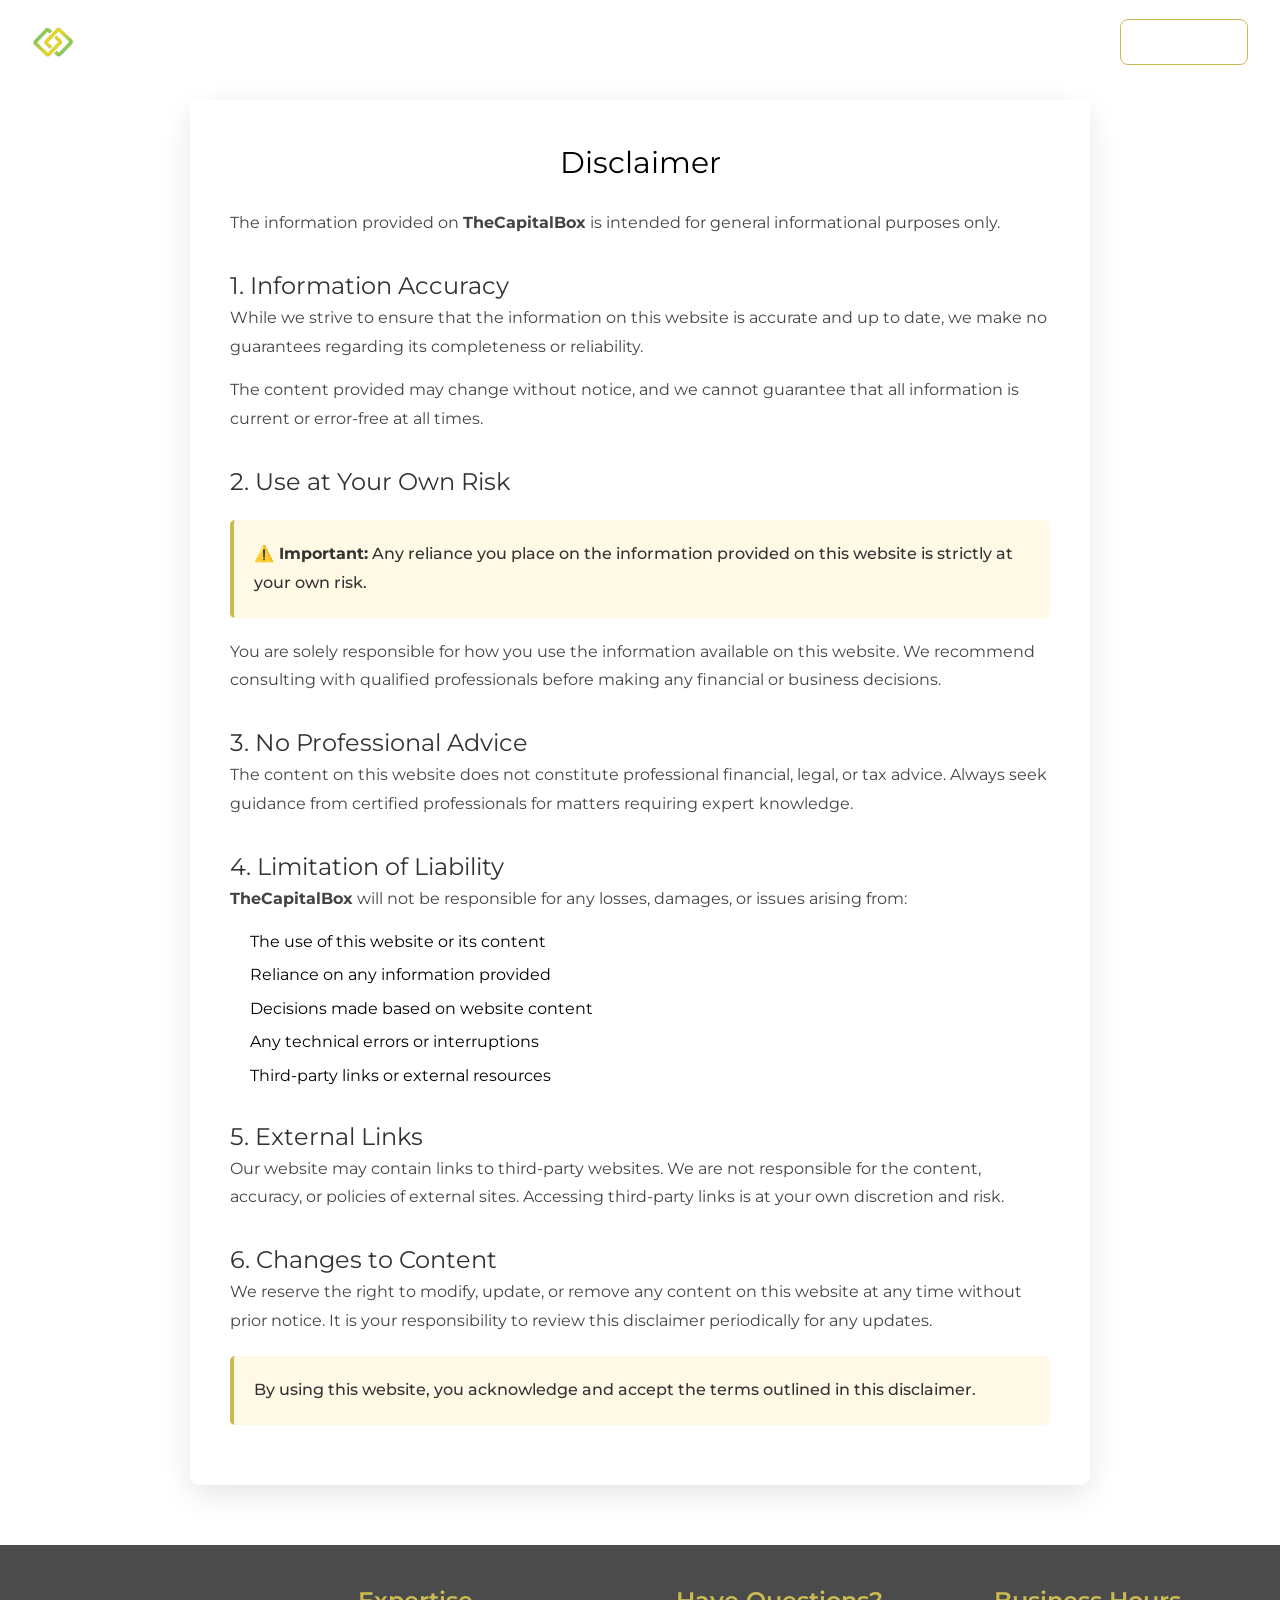
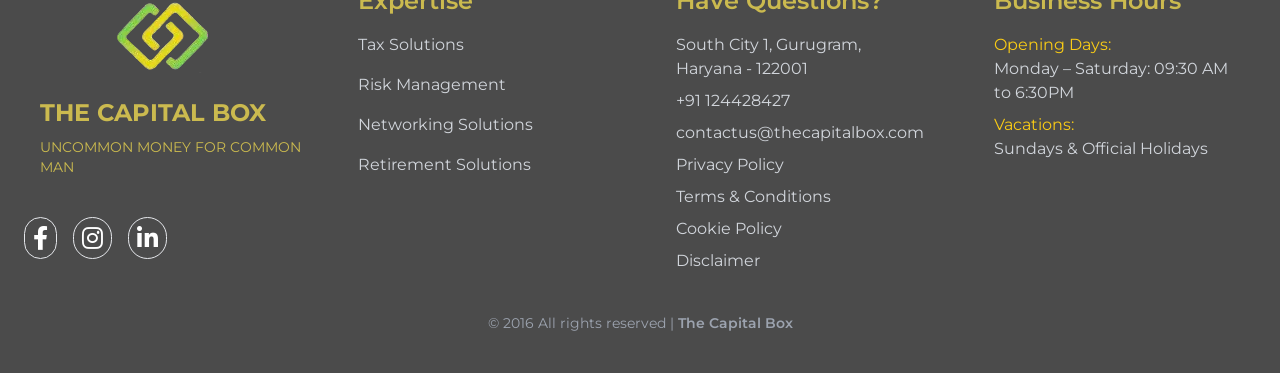
<file: public_html/disclaimer.html>
<!DOCTYPE html>
<html lang="en">

<head>
    <script async src="https://pagead2.googlesyndication.com/pagead/js/adsbygoogle.js?client=ca-pub-6537490720599944"
     crossorigin="anonymous"></script>
    <!-- Google tag (gtag.js) -->
<script async src="https://www.googletagmanager.com/gtag/js?id=G-KRYCB19FX7"></script>
<script>
  window.dataLayer = window.dataLayer || [];
  function gtag(){dataLayer.push(arguments);}
  gtag('js', new Date());

  gtag('config', 'G-KRYCB19FX7');
</script>
    <meta charset="UTF-8">
    <meta name="viewport" content="width=device-width, initial-scale=1.0">
    <title>The Capital Box Disclaimer | Legal & Financial Information</title>
    <meta name="description" content="Read The Capital Box disclaimer for important information regarding financial content, liability limitations, external links.">
    <!-- Preload essential resources for better performance -->
    <link rel="preload" href="styles.css" as="style" />
    <link rel="stylesheet" href="styles.css" />
    <link rel="stylesheet" href="global.css" />
    <!-- Preconnect to external domains for faster resource loading -->
    <link rel="preconnect" href="https://fonts.googleapis.com" />
    <link rel="preconnect" href="https://fonts.gstatic.com" crossorigin />
    <!-- Favicon with multiple sizes for better compatibility -->
    <link rel="icon" href="public/assets/logo-1.webp" type="image/png" sizes="32x32" />
    <link rel="icon" href="public/assets/logo-1.webp" type="image/png" sizes="16x16" />
    <!-- Web Fonts -->
    <link href="https://fonts.googleapis.com/css2?family=Montserrat:ital,wght@0,100..900;1,100..900&display=swap"
        rel="stylesheet" />
    <link rel="stylesheet" href="https://cdn.jsdelivr.net/npm/swiper@11/swiper-bundle.min.css" />
    <script src="https://cdn.jsdelivr.net/npm/swiper@11/swiper-bundle.min.js"></script>
    <link rel="canonical" href="https://www.thecapitalbox.com/disclaimer.html">
    <meta property="og:url" content="https://www.thecapitalbox.com/disclaimer.html">
    <meta name="robots" content="index, follow">
    <!-- Font Awesome for Icons -->
    <link rel="stylesheet" href="https://cdnjs.cloudflare.com/ajax/libs/font-awesome/6.0.0-beta3/css/all.min.css" />
    <style>
        body {
            background-image: url("https://www.lauruslabs.com/images/page-banner/cookies.jpg");
            background-size: cover;
            background-position: center;
            background-attachment: fixed;
            font-family: "Montserrat", sans-serif;
        }

        /* Hero Section */
        .hero-section {
            margin-top: 80px;
            padding: 60px 20px;
            text-align: center;
            background: rgba(75, 75, 75, 0.8);
            backdrop-filter: blur(10px);
        }

        .hero-section h1 {
            font-size: 48px;
            font-weight: bold;
            color: #CBBA4F;
            text-transform: uppercase;
            letter-spacing: 2px;
            margin-bottom: 10px;
        }

        .hero-section .updated {
            color: #fff;
            font-size: 16px;
            margin-top: 10px;
        }

        /* Policy container */
        .container {
            max-width: 900px;
            margin: 40px auto 60px auto;
            background: rgba(255, 255, 255, 0.95);
            padding: 40px;
            border-radius: 10px;
            box-shadow: 0 10px 30px rgba(0, 0, 0, 0.1);
        }

        /* Headings */
        .container h2 {
            margin-top: 30px;
            font-size: 24px;
            color: #333;
        }

        .container h3 {
            margin-top: 20px;
            font-size: 20px;
            color: #555;
        }

        .container p {
            line-height: 1.8;
            color: #444;
            margin-bottom: 15px;
        }

        /* Important Notice Box */
        .notice-box {
            background: #FFF9E6;
            border-left: 4px solid #CBBA4F;
            padding: 20px;
            margin: 20px 0;
            border-radius: 5px;
        }

        .notice-box p {
            margin: 0;
            color: #333;
            font-weight: 500;
        }

        /* Lists */
        .container ul {
            padding-left: 20px;
            margin-top: 10px;
        }

        .container li {
            margin-bottom: 8px;
            line-height: 1.6;
        }

        /* Footer improvements */
        footer {
            margin-top: 60px;
        }

        footer a {
            transition: 0.3s;
        }

        footer a:hover {
            color: #CBBA4F;
        }

        /* Responsive */
        @media (max-width: 768px) {
            .hero-section h1 {
                font-size: 32px;
            }

            .container {
                padding: 30px 20px;
            }
        }
    </style>

</head>

<body>


    <nav id="navbar" class="navbar fixed top-0 w-full z-40 py-4 md:px-6 transition-all duration-300">
        <div class="mx-auto flex justify-between items-center px-2">
            <div class="flex items-center">
                <a href="/" class="text-white text-xl font-bold">
                    <img src="public/assets/logo-1.webp" alt="The Capital Box Logo" class="h-8" />
                </a>
                <div class="flex flex-col ml-4 md:hidden lg:block">
                    <p class="uppercase text-white text-md md:text-xl font-bold">
                        The Capital Box
                    </p>
                    <p class="uppercase text-white text-xs md:text-base font-light">
                        UNCOMMON MONEY FOR COMMON MAN
                    </p>
                </div>
            </div>

            <div class="hidden md:flex items-center space-x-8">
                <a href="/"
                    class="text-white hover:text-primary transition text-lg font-light uppercase">Home</a>

                <!-- Dropdown Menu -->
                <div class="dropdown relative w-full">
                    <button
                        class="text-white hover:text-primary transition flex items-center text-lg font-light uppercase"
                        id="dropdownToggle">
                        Services
                        <svg xmlns="http://www.w3.org/2000/svg" class="h-4 w-4 ml-1" fill="none" viewBox="0 0 24 24"
                            stroke="currentColor">
                            <path stroke-linecap="round" stroke-linejoin="round" stroke-width="2" d="M19 9l-7 7-7-7" />
                        </svg>
                    </button>
                    <div class="dropdown-menu bg-white rounded shadow-lg mt-2 w-56">
                        <div class="py-2">
                            <a href="./taxsolution.html"
                                class="block px-4 py-2 hover:bg-gray-100 hover:text-primary text-gray-700">Tax
                                Solutions</a>
                            <a href="./retirementsolutions.html"
                                class="block px-4 py-2 hover:bg-gray-100 hover:text-primary text-gray-700">Retirement
                                Solutions</a>
                            <a href="./networksolution.html"
                                class="block px-4 py-2 hover:bg-gray-100 hover:text-primary text-gray-700">Networking
                                Solutions
                            </a>
                            <a href="./riskmanagement.html"
                                class="block px-4 py-2 hover:bg-gray-100 hover:text-primary text-gray-700">Risk
                                Management</a>
                        </div>
                    </div>
                </div>

                <a href="./about.html"
                    class="text-white hover:text-primary transition text-lg font-light uppercase">About</a>
                <a href="./contact.html"
                    class="text-white hover:text-primary transition text-lg font-light uppercase">Contact</a>
                <a href="./careers.html"
                    class="text-white transition text-xl uppercase font-light border border-primary rounded-lg px-4 py-2 hover:bg-[#CBBA4F] hover:text-white hover:font-normal">Careers</a>
            </div>

            <!-- Mobile menu button -->
            <div class="md:hidden">
                <button id="mobile-menu-button" class="text-white">
                    <!-- Hamburger Icon -->
                    <svg id="hamburger-icon" xmlns="http://www.w3.org/2000/svg" class="h-6 w-6" fill="none"
                        viewBox="0 0 24 24" stroke="currentColor">
                        <path stroke-linecap="round" stroke-linejoin="round" stroke-width="2"
                            d="M4 6h16M4 12h16M4 18h16" />
                    </svg>
                    <!-- X Icon (hidden by default) -->
                    <svg id="close-icon" class="h-6 w-6 hidden" xmlns="http://www.w3.org/2000/svg" fill="none"
                        viewBox="0 0 24 24" stroke="currentColor">
                        <path stroke-linecap="round" stroke-linejoin="round" stroke-width="2"
                            d="M6 18L18 6M6 6l12 12" />
                    </svg>
                </button>
            </div>
        </div>
        <!-- Mobile menu -->
        <div id="mobile-menu" class="hidden md:hidden bg-navColor bg-opacity-40 mt-4 py-2">
            <a href="/" class="block px-6 py-2 text-white hover:bg-primary">Home</a>
            <div class="relative">
                <button id="mobile-dropdown-button"
                    class="w-full text-left px-6 py-2 text-white hover:bg-primary flex justify-between items-center">
                    Services
                    <svg xmlns="http://www.w3.org/2000/svg" class="h-4 w-4" fill="none" viewBox="0 0 24 24"
                        stroke="currentColor">
                        <path stroke-linecap="round" stroke-linejoin="round" stroke-width="2" d="M19 9l-7 7-7-7" />
                    </svg>
                </button>
                <div id="mobile-dropdown" class="hidden bg-[#1F2937] rounded-lg mx-4 my-2">
                    <a href="./taxsolution.html" class="block px-6 py-2 text-white hover:bg-primary rounded-t-lg">Tax
                        Solutions</a>
                    <a href="./retirementsolutions.html" class="block px-6 py-2 text-white hover:bg-primary">Retirement
                        Solutions</a>
                    <a href="./networksolution.html"
                        class="block px-6 py-2 text-white hover:bg-primary rounded-b-lg">Networking
                        Solutions</a>
                    <a href="./riskmanagement.html"
                        class="block px-6 py-2 text-white hover:bg-primary rounded-b-lg">Risk
                        Management</a>
                </div>
            </div>
            <a href="./about.html" class="block px-6 py-2 text-white hover:bg-primary">About</a>
            <a href="./contact.html" class="block px-6 py-2 text-white hover:bg-primary">Contact</a>
            <div class="flex justify-center mt-4">
                <a href="./careers.html"
                    class="text-white transition text-xl uppercase font-light border border-primary rounded-lg px-4 py-2 hover:bg-[#CBBA4F] hover:text-white hover:font-normal">Careers</a>
            </div>
        </div>
    </nav>

    

    <!-- Content Container -->
    <div class="container" style="margin-top: 100px;">

        <h1 style="text-align: center;color: rgb(1, 0, 0);font-size: 30px;">Disclaimer</h1> <br>

        <p>
            The information provided on <strong>TheCapitalBox</strong> is intended for general informational purposes only.
        </p>

        <h2>1. Information Accuracy</h2>

        <p>
            While we strive to ensure that the information on this website is accurate and up to date, we make no guarantees regarding its completeness or reliability.
        </p>

        <p>
            The content provided may change without notice, and we cannot guarantee that all information is current or error-free at all times.
        </p>

        <h2>2. Use at Your Own Risk</h2>

        <div class="notice-box">
            <p>
                <strong>⚠️ Important:</strong> Any reliance you place on the information provided on this website is strictly at your own risk.
            </p>
        </div>

        <p>
            You are solely responsible for how you use the information available on this website. We recommend consulting with qualified professionals before making any financial or business decisions.
        </p>

        <h2>3. No Professional Advice</h2>

        <p>
            The content on this website does not constitute professional financial, legal, or tax advice. Always seek guidance from certified professionals for matters requiring expert knowledge.
        </p>

        <h2>4. Limitation of Liability</h2>

        <p>
            <strong>TheCapitalBox</strong> will not be responsible for any losses, damages, or issues arising from:
        </p>

        <ul>
            <li>The use of this website or its content</li>
            <li>Reliance on any information provided</li>
            <li>Decisions made based on website content</li>
            <li>Any technical errors or interruptions</li>
            <li>Third-party links or external resources</li>
        </ul>

        <h2>5. External Links</h2>

        <p>
            Our website may contain links to third-party websites. We are not responsible for the content, accuracy, or policies of external sites. Accessing third-party links is at your own discretion and risk.
        </p>

        <h2>6. Changes to Content</h2>

        <p>
            We reserve the right to modify, update, or remove any content on this website at any time without prior notice. It is your responsibility to review this disclaimer periodically for any updates.
        </p>

        <div class="notice-box">
            <p>
                By using this website, you acknowledge and accept the terms outlined in this disclaimer.
            </p>
        </div>

    </div>

<footer class="bg-[#4B4B4B] text-white py-10 px-6 text-sm md:text-base">
        <div
            class="w-full max-w-[90%] 2xl:max-w-[1600px] mx-auto grid grid-cols-1 sm:grid-cols-2 md:grid-cols-2 lg:grid-cols-4 gap-4 md:gap-10">
            <!-- Logo and Social Icons -->
            <div class="flex flex-col items-center justify-center md:items-start gap-8">
                <div class="flex flex-col items-center justify-center gap-6">
                    <img src="public/assets/logo-1.webp" alt="The Capital Box Logo" />
                    <div class="flex flex-col ml-4">
                        <h2
                            class="text-xl text-center md:text-start text-primary md:text-2xl font-bold leading-tight uppercase mb-2">
                            the capital box
                        </h2>
                        <p class="text-primary text-xs md:text-sm">
                            UNCOMMON MONEY FOR COMMON MAN
                        </p>
                    </div>
                </div>
                <div class="flex space-x-4 mt-2">
                    <a href="https://www.facebook.com/share/1Eqcw9arBm/" class="hover:text-primary"
                        aria-label="Facebook"><i
                            class="fab fa-facebook-f text-xl md:text-2xl border p-2 rounded-full hover:bg-white"></i></a>
                    <a href="https://www.instagram.com/thecapitalbox_/?igsh=MWg4c3o0MjdvNjVndQ%3D%3D#"
                        class="hover:text-primary" aria-label="instagram"><i
                            class="fab fa-instagram text-xl md:text-2xl border p-2 rounded-full hover:bg-white"></i></a>
                    <a href="https://www.linkedin.com/company/finfitt/" class="hover:text-primary"
                        aria-label="linkedin"><i
                            class="fab fa-linkedin-in text-xl md:text-2xl border p-2 rounded-full hover:bg-white"></i></a>
                </div>
            </div>

            <!-- Expertise -->
            <div class="px-4">
                <h3 class="text-lg md:text-2xl font-semibold mb-4 text-primary">
                    Expertise
                </h3>
                <div class="flex flex-col gap-4 text-gray-300">
                    <a href="./taxsolution.html" class="hover:text-primary">Tax Solutions</a>
                    <a href="./riskmanagement.html" class="hover:text-primary">Risk Management</a>
                    <a href="./networksolution.html" class="hover:text-primary">Networking Solutions</a>
                    <a href="./retirementsolutions.html" class="hover:text-primary">Retirement Solutions</a>
                </div>
            </div>

            <!-- Contact Info -->
            <div class="px-4">
                <h3 class="text-lg md:text-2xl font-semibold mb-4 text-primary">
                    Have Questions?
                </h3>
                <ul class="space-y-2 text-gray-300">
                    <li>South City 1, Gurugram, Haryana - 122001</li>
                    <li>+91 124428427</li>
                    <li>contactus@thecapitalbox.com</li>
                    <li>
                        <a href="privacy.html" class="hover:text-primary cursor-pointer">Privacy Policy</a>
                    </li>
                    <li>
                        <a href="terms.html" class="hover:text-primary cursor-pointer">Terms & Conditions</a>
                    </li>
                    <li>
                        <a href="cookie-policy.html" class="hover:text-primary cursor-pointer">Cookie Policy</a>
                    </li>
                    <li>
                        <a href="disclaimer.html" class="hover:text-primary cursor-pointer">Disclaimer</a>
                    </li>
                </ul>
            </div>

            <!-- Business Hours -->
            <div class="px-4">
                <h3 class="text-lg md:text-2xl font-semibold mb-4 text-primary">
                    Business Hours
                </h3>
                <ul class="space-y-2 text-gray-300">
                    <li>
                        <span class="text-yellow-400">Opening Days:</span> <br />
                        Monday – Saturday: 09:30 AM to 6:30PM
                    </li>
                    <li>
                        <span class="text-yellow-400">Vacations:</span> <br />
                        Sundays & Official Holidays
                    </li>
                </ul>
            </div>
        </div>

        <div class="mt-10 text-center text-xs md:text-sm text-gray-400">
            © 2016 All rights reserved |
            <a href="/" class="hover:text-primary font-semibold">The Capital Box</a>
        </div>
    </footer>


    <script src="main.js"></script>
</body>

</html>
</file>
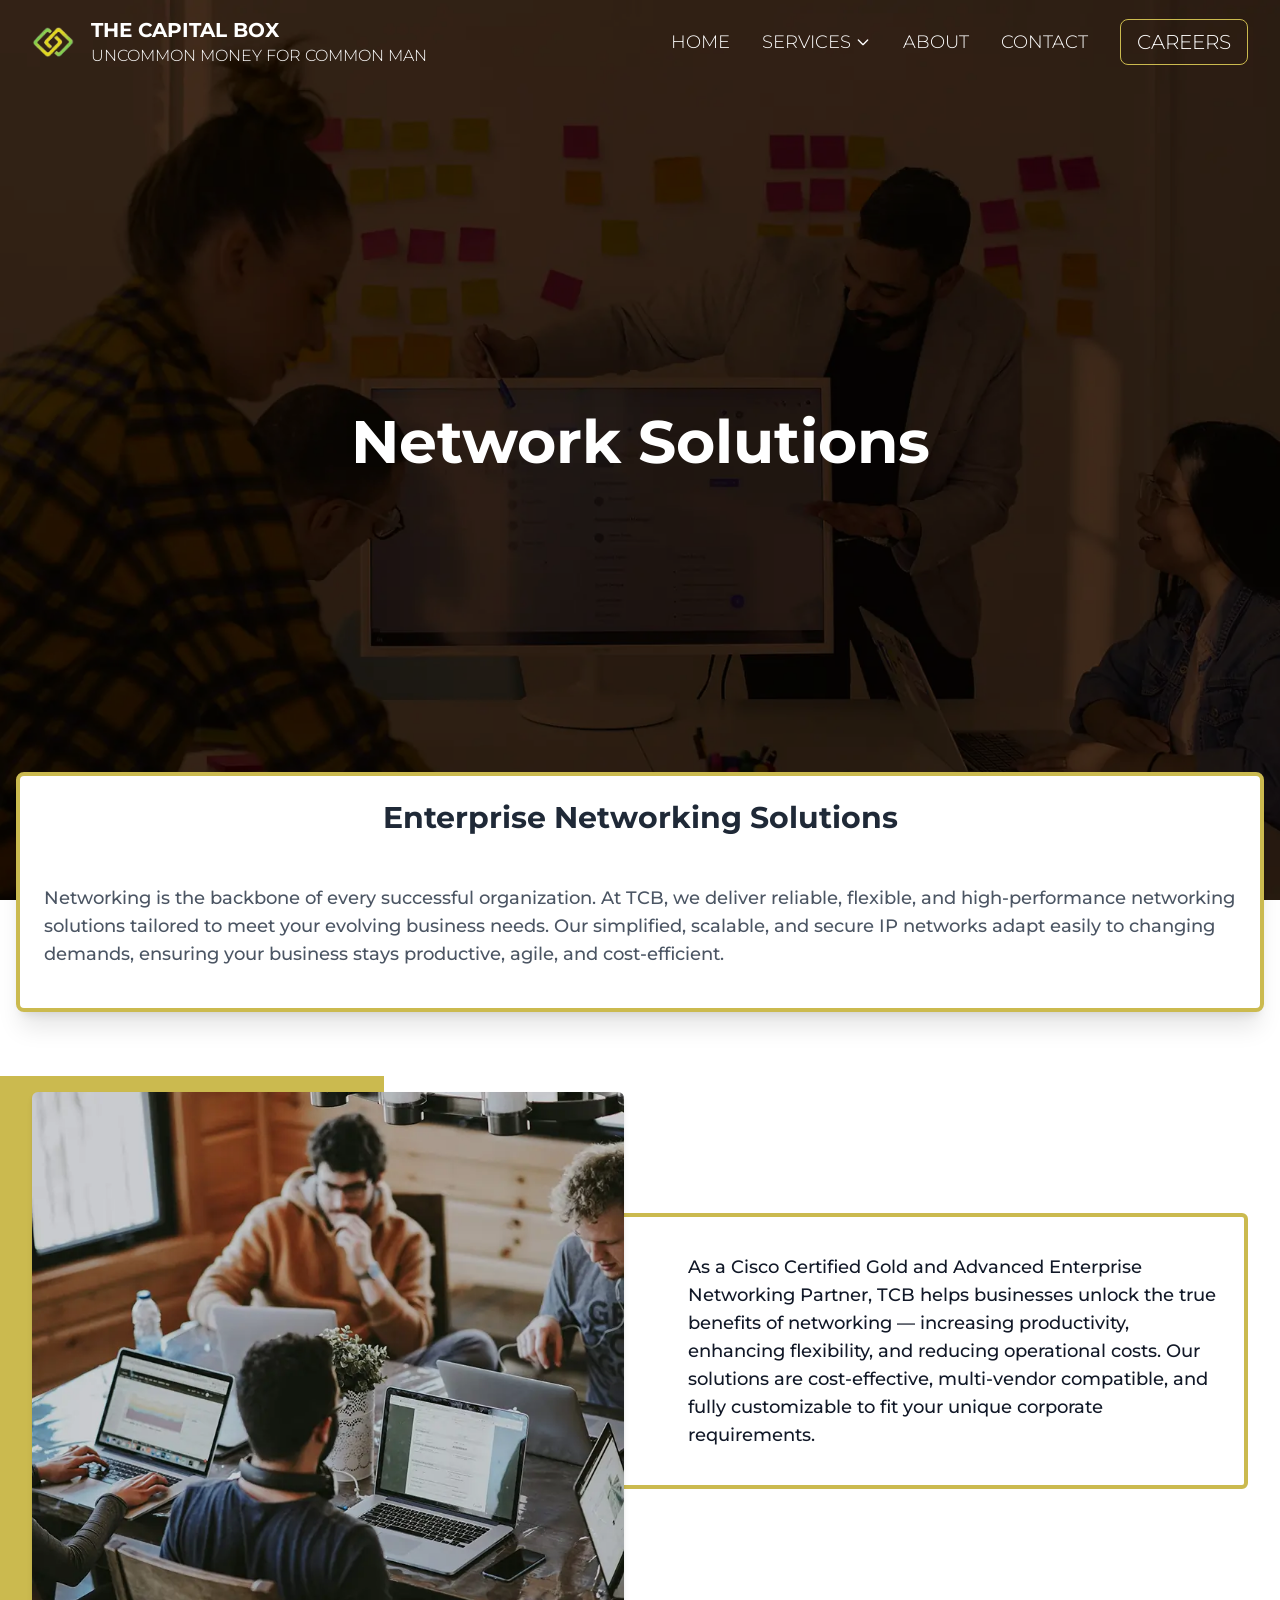
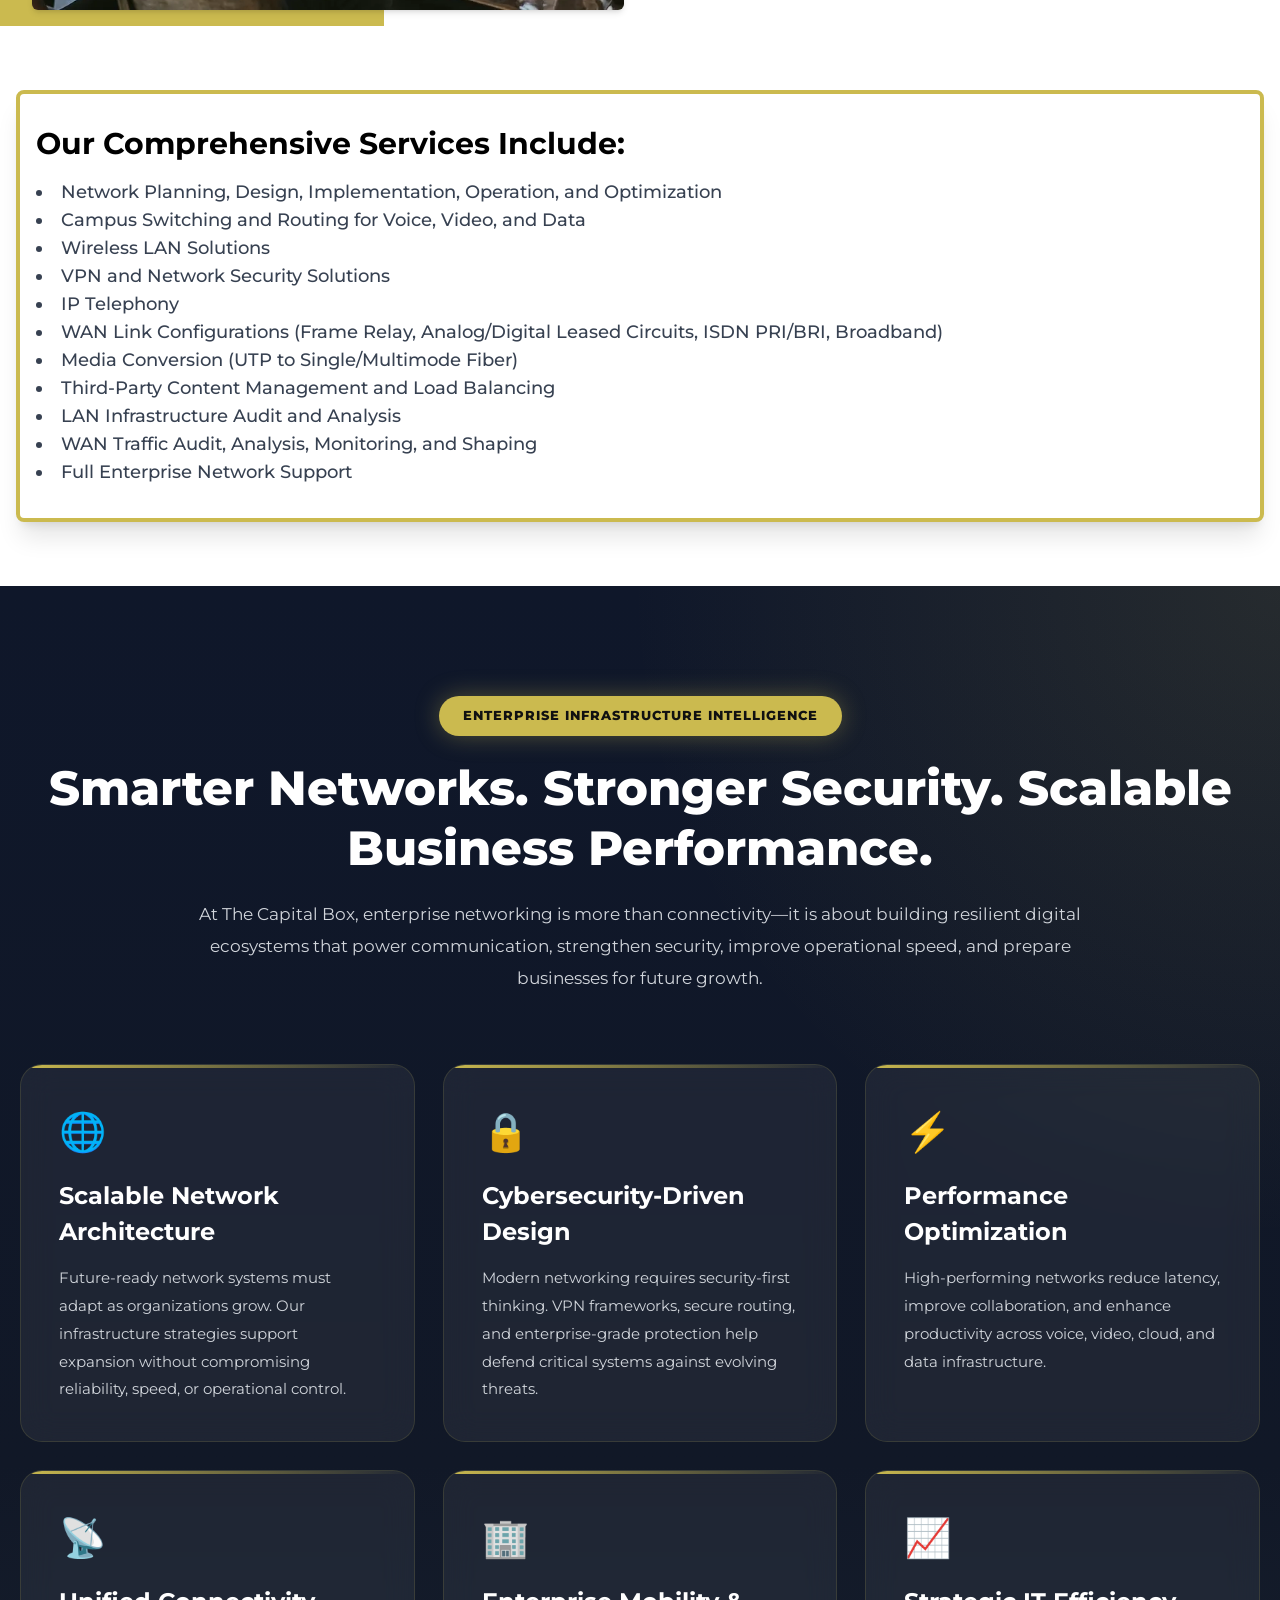
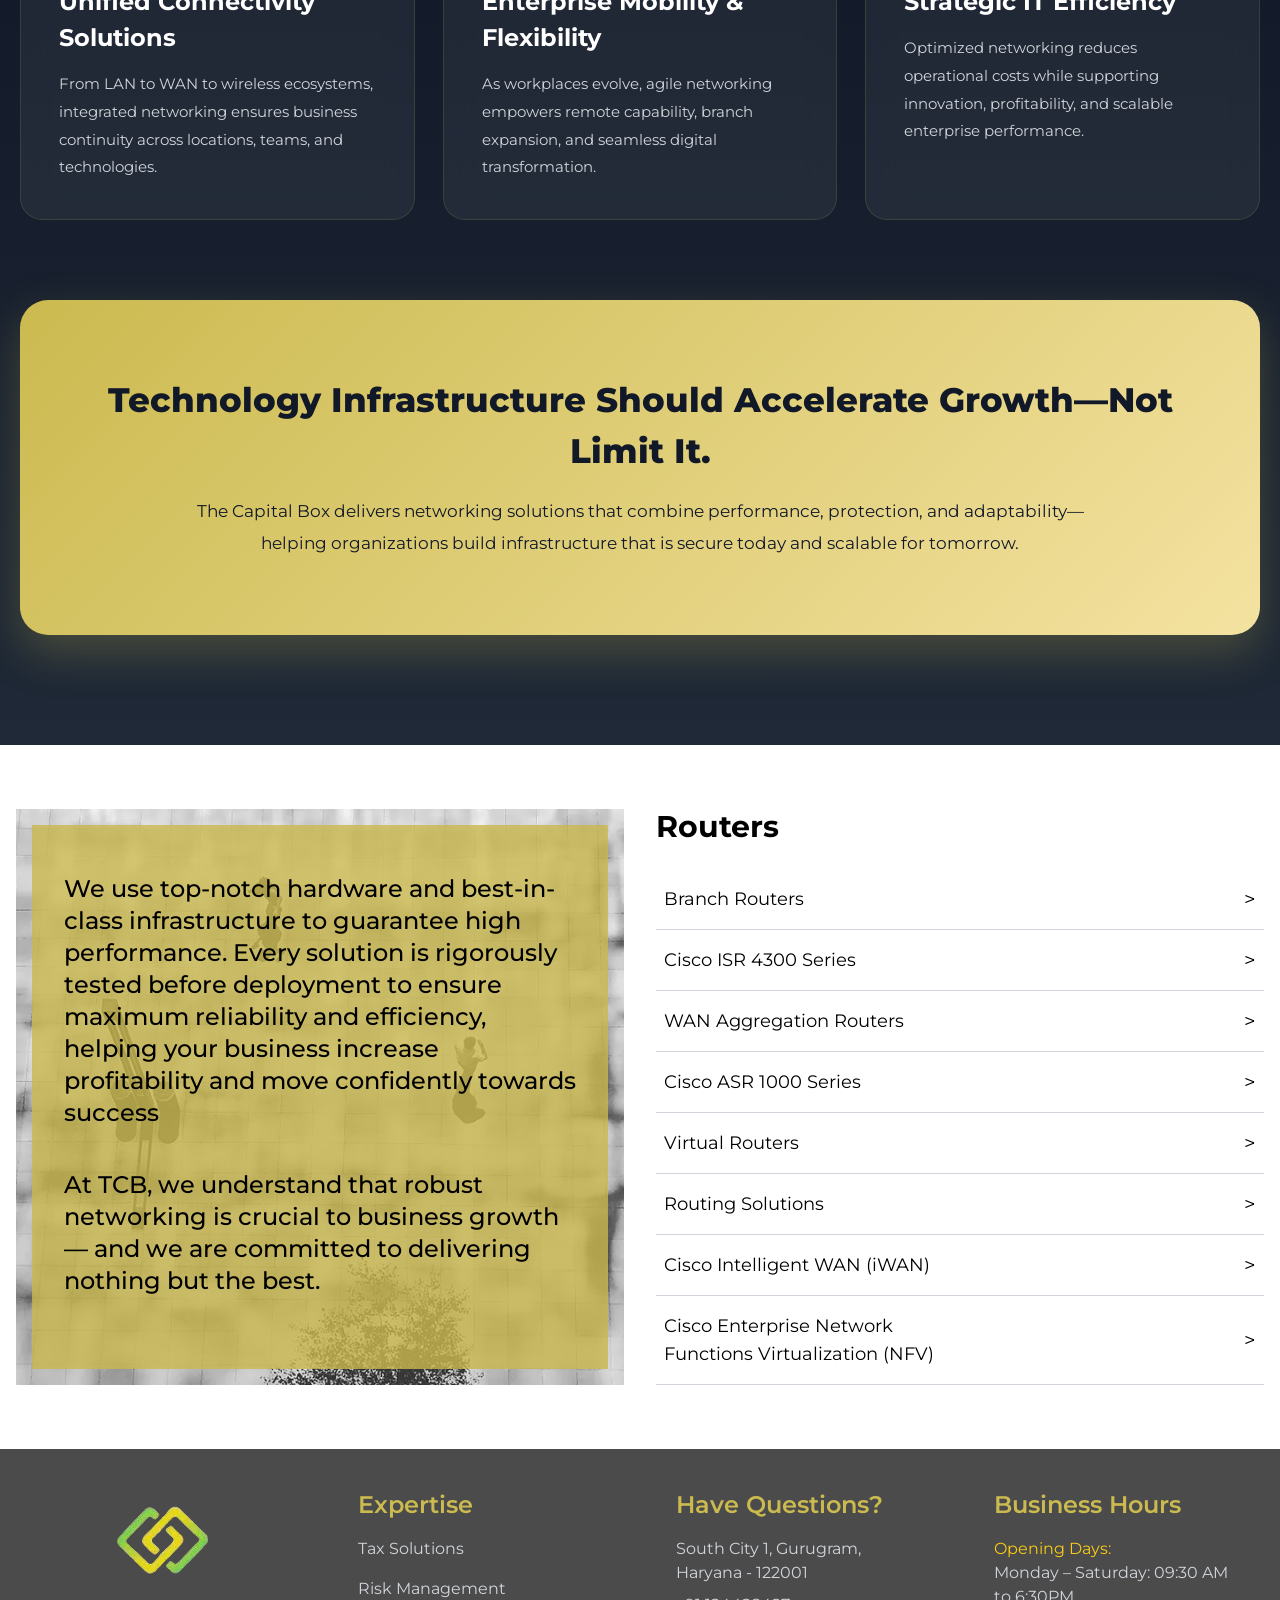
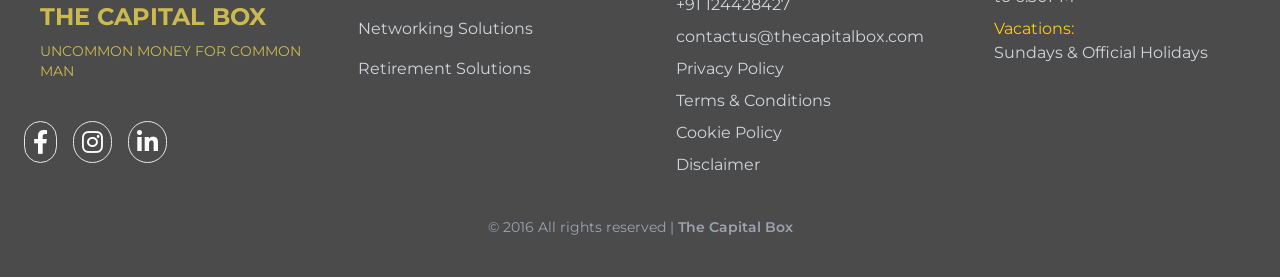
<file: public_html/networksolution.html>
<!DOCTYPE html>
<html lang="en">
  <head>
      <script async src="https://pagead2.googlesyndication.com/pagead/js/adsbygoogle.js?client=ca-pub-6537490720599944"
     crossorigin="anonymous"></script>
      <!-- Google tag (gtag.js) -->
<script async src="https://www.googletagmanager.com/gtag/js?id=G-KRYCB19FX7"></script>
<script>
  window.dataLayer = window.dataLayer || [];
  function gtag(){dataLayer.push(arguments);}
  gtag('js', new Date());

  gtag('config', 'G-KRYCB19FX7');
</script>
    <meta charset="UTF-8" />
    <meta name="viewport" content="width=device-width, initial-scale=1" />

    <!-- SEO Meta Tags -->
    <meta
      name="description"
      content="The Capital Box delivers scalable enterprise networking and security solutions—design, implementation, WAN/LAN, VPN, IP telephony and support."
    />
    <meta
      name="keywords"
      content="enterprise networking, network design, network security, VPN solutions, IP telephony, LAN WAN implementation, Cisco partner, networking solutions, routing solutions "
    />
    <meta name="robots" content="index, follow" />
    <link
      rel="canonical"
      href="https://www.thecapitalbox.com/networksolution.html"
    />

    <title>The Capital Box | Enterprise Networking & Security Solutions</title>
    <meta name="author" content="The Capital Box" />
    <meta name="publisher" content="The Capital Box" />

    <!-- Preload essential CSS for better performance -->
    <link rel="preload" href="styles.css" as="style" />
    <link rel="stylesheet" href="styles.css" />
    <link rel="stylesheet" href="global.css" />

    <!-- Preconnect for faster resource loading -->
    <link rel="preconnect" href="https://fonts.googleapis.com" />
    <link rel="preconnect" href="https://fonts.gstatic.com" crossorigin />

    <!-- Favicon with multiple sizes for compatibility -->
    <link
      rel="icon"
      href="public/assets/logo-1.webp"
      type="image/png"
      sizes="32x32"
    />
    <link
      rel="icon"
      href="public/assets/logo-1.webp"
      type="image/png"
      sizes="16x16"
    />

    <!-- Web Fonts -->
    <link
      href="https://fonts.googleapis.com/css2?family=Montserrat:ital,wght@0,100..900;1,100..900&display=swap"
      rel="stylesheet"
    />

    <!-- Font Awesome for icons -->
    <link
      rel="stylesheet"
      href="https://cdnjs.cloudflare.com/ajax/libs/font-awesome/6.0.0-beta3/css/all.min.css"
    />

    <!-- Open Graph Meta Tags for better social media previews -->
    <meta
      property="og:title"
      content="The Capital Box | Enterprise Networking & Security Solutions"
    />
    <meta
      property="og:description"
      content="Scalable LAN/WAN, VPN, IP telephony and enterprise network support by Cisco-certified experts."
    />
    <meta property="og:image" content="public/assets/logo-1.webp" />
    <meta
      property="og:url"
      content="https://thecapitalbox.com/src/networksolution.html"
    />
    <meta property="og:type" content="website" />

    <!-- Twitter Card Meta Tags -->
    <meta
      name="twitter:title"
      content="The Capital Box | Enterprise Networking & Security Solutions"
    />
    <meta
      name="twitter:description"
      content="Cisco-certified enterprise network design, VPN, IP telephony, and secure networking solutions."
    />
    <meta name="twitter:image" content="public/assets/logo-1.webp" />
    <meta name="twitter:card" content="summary_large_image" />

    <style>
    .tcb-network-wrap{
    padding:110px 0;
    background:
    radial-gradient(circle at top right, rgba(203,186,79,0.12), transparent 30%),
    linear-gradient(180deg,#0f172a,#111827,#1f2937);
    color:white;
    overflow:hidden;
    }
    .tcb-network-container{
    max-width:1350px;
    margin:auto;
    padding:0 20px;
    }
    .tcb-network-hero{
    text-align:center;
    margin-bottom:70px;
    }
    .tcb-network-badge{
    display:inline-block;
    padding:10px 24px;
    background:#CBBA4F;
    color:#111;
    font-size:13px;
    font-weight:800;
    border-radius:50px;
    letter-spacing:1px;
    text-transform:uppercase;
    margin-bottom:22px;
    box-shadow:0 0 25px rgba(203,186,79,0.35);
    }
    .tcb-network-title{
    font-size:48px;
    font-weight:800;
    line-height:1.25;
    margin-bottom:20px;
    }
    .tcb-network-sub{
    max-width:900px;
    margin:auto;
    font-size:17px;
    line-height:1.9;
    color:#d1d5db;
    }
    .tcb-network-grid{
    display:grid;
    grid-template-columns:repeat(3,1fr);
    gap:28px;
    }
    .tcb-network-card{
    position:relative;
    background:rgba(255,255,255,0.06);
    border:1px solid rgba(203,186,79,0.15);
    backdrop-filter:blur(16px);
    padding:38px;
    border-radius:22px;
    overflow:hidden;
    transition:all .4s ease;
    }
    .tcb-network-card:hover{
    transform:translateY(-12px);
    border-color:#CBBA4F;
    box-shadow:0 18px 40px rgba(203,186,79,0.15);
    }
    .tcb-network-card::before{
    content:'';
    position:absolute;
    top:0;
    left:0;
    width:100%;
    height:3px;
    background:linear-gradient(90deg,#CBBA4F,transparent);
    }
    .tcb-network-icon{
    font-size:38px;
    margin-bottom:18px;
    display:block;
    }
    .tcb-network-card h3{
    font-size:24px;
    font-weight:700;
    margin-bottom:14px;
    color:#ffffff;
    }
    .tcb-network-card p{
    font-size:15px;
    line-height:1.85;
    color:#d1d5db;
    }
    .tcb-network-highlight{
    margin-top:80px;
    padding:75px;
    background:linear-gradient(135deg,#CBBA4F,#f4e2a1);
    border-radius:28px;
    text-align:center;
    color:#111827;
    box-shadow:0 18px 45px rgba(203,186,79,0.25);
    }
    .tcb-network-highlight h3{
    font-size:34px;
    font-weight:800;
    margin-bottom:18px;
    }
    .tcb-network-highlight p{
    font-size:17px;
    line-height:1.9;
    max-width:900px;
    margin:auto;
    }
    @media(max-width:992px){
    .tcb-network-grid{grid-template-columns:1fr 1fr;}
    }
    @media(max-width:768px){
    .tcb-network-grid{grid-template-columns:1fr;}
    .tcb-network-title{font-size:34px;}
    .tcb-network-highlight{padding:40px 24px;}
    }
    </style>
  </head>

  <body>
    <!-- Loading Spinner -->
    <div
      id="loading-spinner"
      class="fixed inset-0 flex items-center justify-center bg-white z-50"
    >
      <div class="loader"></div>
    </div>
    <!-- Navbar -->
    <nav
      id="navbar"
      class="navbar fixed top-0 w-full z-40 py-4 md:px-6 transition-all duration-300"
    >
      <div class="mx-auto flex justify-between items-center px-2">
        <div class="flex items-center">
          <a href="/" class="text-white text-xl font-bold">
            <img
              src="public/assets/logo-1.webp"
              alt="the capital box logo"
              class="h-8"
            />
          </a>
          <div class="flex flex-col ml-4 md:hidden lg:block">
            <p class="uppercase text-white text-md md:text-xl font-bold">
              The Capital Box
            </p>
            <p class="uppercase text-white text-xs md:text-base font-light">
              UNCOMMON MONEY FOR COMMON MAN
            </p>
          </div>
        </div>

        <div class="hidden md:flex items-center space-x-8">
          <a
            href="/"
            class="text-white hover:text-primary transition text-lg font-light uppercase"
            >Home</a
          >

          <!-- Dropdown Menu -->
          <div class="dropdown relative w-full">
            <button
              class="text-white hover:text-primary transition flex items-center text-lg font-light uppercase"
              id="dropdownToggle"
            >
              Services
              <svg
                xmlns="http://www.w3.org/2000/svg"
                class="h-4 w-4 ml-1"
                fill="none"
                viewBox="0 0 24 24"
                stroke="currentColor"
              >
                <path
                  stroke-linecap="round"
                  stroke-linejoin="round"
                  stroke-width="2"
                  d="M19 9l-7 7-7-7"
                />
              </svg>
            </button>
            <div class="dropdown-menu bg-white rounded shadow-lg mt-2 w-56">
              <div class="py-2">
                <a
                  href="./taxsolution.html"
                  class="block px-4 py-2 hover:bg-gray-100 hover:text-primary text-gray-700"
                  >Tax Solutions</a
                >
                <a
                  href="./retirementsolutions.html"
                  class="block px-4 py-2 hover:bg-gray-100 hover:text-primary text-gray-700"
                  >Retirement Solutions</a
                >
                <a
                  href="./networksolution.html"
                  class="block px-4 py-2 hover:bg-gray-100 hover:text-primary text-gray-700"
                  >Networking Solutions
                </a>
                <a
                  href="./riskmanagement.html"
                  class="block px-4 py-2 hover:bg-gray-100 hover:text-primary text-gray-700"
                  >Risk Management</a
                >
              </div>
            </div>
          </div>

          <a
            href="./about.html"
            class="text-white hover:text-primary transition text-lg font-light uppercase"
            >About</a
          >
          <a
            href="./contact.html"
            class="text-white hover:text-primary transition text-lg font-light uppercase"
            >Contact</a
          >
          <a
            href="./careers.html"
            class="text-white transition text-xl uppercase font-light border border-primary rounded-lg px-4 py-2 hover:bg-[#CBBA4F] hover:text-white hover:font-normal"
            >Careers</a
          >
        </div>

        <!-- Mobile menu button -->
        <div class="md:hidden">
          <button id="mobile-menu-button" class="text-white">
            <!-- Hamburger Icon -->
            <svg
              id="hamburger-icon"
              xmlns="http://www.w3.org/2000/svg"
              class="h-6 w-6"
              fill="none"
              viewBox="0 0 24 24"
              stroke="currentColor"
            >
              <path
                stroke-linecap="round"
                stroke-linejoin="round"
                stroke-width="2"
                d="M4 6h16M4 12h16M4 18h16"
              />
            </svg>
            <!-- X Icon (hidden by default) -->
            <svg
              id="close-icon"
              class="h-6 w-6 hidden"
              xmlns="http://www.w3.org/2000/svg"
              fill="none"
              viewBox="0 0 24 24"
              stroke="currentColor"
            >
              <path
                stroke-linecap="round"
                stroke-linejoin="round"
                stroke-width="2"
                d="M6 18L18 6M6 6l12 12"
              />
            </svg>
          </button>
        </div>
      </div>

      <!-- Mobile menu -->
      <div
        id="mobile-menu"
        class="hidden md:hidden bg-navColor bg-opacity-40 mt-4 py-2"
      >
        <a
          href="/"
          class="block px-6 py-2 text-white hover:bg-primary"
          >Home</a
        >
        <div class="relative">
          <button
            id="mobile-dropdown-button"
            class="w-full text-left px-6 py-2 text-white hover:bg-primary flex justify-between items-center"
          >
            Services
            <svg
              xmlns="http://www.w3.org/2000/svg"
              class="h-4 w-4"
              fill="none"
              viewBox="0 0 24 24"
              stroke="currentColor"
            >
              <path
                stroke-linecap="round"
                stroke-linejoin="round"
                stroke-width="2"
                d="M19 9l-7 7-7-7"
              />
            </svg>
          </button>
          <div
            id="mobile-dropdown"
            class="hidden bg-[#1F2937] rounded-lg mx-4 my-2"
          >
            <a
              href="./taxsolution.html"
              class="block px-6 py-2 text-white hover:bg-primary rounded-t-lg"
              >Tax Solutions</a
            >
            <a
              href="./retirementsolutions.html"
              class="block px-6 py-2 text-white hover:bg-primary"
              >Retirement Solutions</a
            >
            <a
              href="./networksolution.html"
              class="block px-6 py-2 text-white hover:bg-primary rounded-b-lg"
              >Networking Solutions</a
            >
            <a
              href="./riskmanagement.html"
              class="block px-6 py-2 text-white hover:bg-primary rounded-b-lg"
              >Risk Management</a
            >
          </div>
        </div>
        <a
          href="./about.html"
          class="block px-6 py-2 text-white hover:bg-primary"
          >About</a
        >
        <a
          href="./contact.html"
          class="block px-6 py-2 text-white hover:bg-primary"
          >Contact</a
        >
        <div class="flex justify-center mt-4">
          <a
            href="./careers.html"
            class="text-white transition text-xl uppercase font-light border border-primary rounded-lg px-4 py-2 hover:bg-[#CBBA4F] hover:text-white hover:font-normal"
            >Careers</a
          >
        </div>
      </div>
    </nav>
    <main>
      <!-- Hero Section -->
      <div class="relative">
        <!-- Hero Image -->
        <div
          class="w-full h-screen bg-cover bg-center relative overflow-hidden"
        >
          <img
            src="public/assets/SERVICES03.webp"
            alt="Hero Image"
            class="w-full h-full object-cover"
          />

          <!-- Hero Content -->
          <div
            class="absolute inset-0 bg-black bg-opacity-40 flex items-center justify-center"
          >
            <div class="text-center text-white px-4">
              <h1 class="text-xl md:text-4xl lg:text-6xl font-bold mb-4">
                Network Solutions
              </h1>
            </div>
          </div>
        </div>

        <!-- Overlapping Cards Container -->
        <div class="container mx-auto px-4 relative -mt-16 md:-mt-32 mb-16">
          <div class="w-full">
            <!-- First Card -->
            <div
              class="w-full bg-white rounded-lg shadow-xl transform transition duration-500 hover:-translate-y-2 border-4 border-primary rounded-lg bg-white"
            >
              <div class="p-6 flex flex-col gap-4 md:gap-8">
                <h2
                  class="text-xl md:text-3xl font-bold text-gray-800 mb-4 text-center"
                >
                  Enterprise Networking Solutions
                </h2>
                <p class="text-gray-600 mb-4 text-md md:text-lg font-medium">
                  Networking is the backbone of every successful organization.
                  At TCB, we deliver reliable, flexible, and high-performance
                  networking solutions tailored to meet your evolving business
                  needs. Our simplified, scalable, and secure IP networks adapt
                  easily to changing demands, ensuring your business stays
                  productive, agile, and cost-efficient.
                </p>
              </div>
            </div>
          </div>
        </div>
      </div>
      <!--  -->
      <!-- Secnd Section -->
      <div
        class="w-full h-full md:w-full relative px-4 my-6 md:my-0 md:px-8 py-4 sm:text-sm md:text-xl lg:text-lg xl:text-xl"
      >
        <div
          class="bg-primary w-[30vw] h-full absolute left-0 top-0 -z-10"
        ></div>
        <div class="max-w-7xl mx-auto">
          <div class="grid md:grid-cols-2 gap-8 items-center relative">
            <!-- Image -->
            <div
              class="relative z-10 transform transition duration-500 hover:scale-105"
            >
              <img
                src="public/assets/network-02.webp"
                alt="network image"
                class="shadow-md w-full h-full object-cover rounded-md xl:block md:hidden lg:hidden sm:block"
              />
              <img
                srcset="
                  public/assets/network-02-400w.avif 400w,
                  public/assets/network-02-600w.avif 600w
                "
                sizes="(max-width: 400px) 400px, (min-width: 401px) 600px"
                src="public/assets/network-02.webp"
                alt="network "
                width="800"
                height="700"
                loading="lazy"
                class="shadow-md w-full h-full object-cover rounded-md xl:hidden lg:block md:block sm:hidden hidden"
              />
            </div>

            <!-- Text Content with border that extends behind the image -->
            <div class="relative">
              <!-- Border that extends behind the image -->
              <div
                class="absolute top-0 bottom-0 -left-16 md:-left-24 lg:-left-32 right-0 border-4 border-primary rounded-md -z-5"
              ></div>

              <!-- The actual content -->
              <p
                class="relative z-10 py-10 p-8 text-md md:text-2xl text-gray-900 md:text-sm lg:text-lg font-medium"
              >
                As a Cisco Certified Gold and Advanced Enterprise Networking
                Partner, TCB helps businesses unlock the true benefits of
                networking — increasing productivity, enhancing flexibility, and
                reducing operational costs. Our solutions are cost-effective,
                multi-vendor compatible, and fully customizable to fit your
                unique corporate requirements.
              </p>
            </div>
          </div>
        </div>
      </div>
      <!--  -->
      <!-- Our Comprehensive Services -->
      <div class="container mx-auto px-4 my-16">
        <div class="w-full">
          <!-- First Card -->
          <div
            class="w-full px-4 py-8 bg-white rounded-lg shadow-xl transform transition duration-500 hover:-translate-y-2 border-4 border-primary rounded-lg bg-white"
          >
            <h2 class="text-3xl font-bold">
              Our Comprehensive Services Include:
            </h2>
            <ul
              class="text-md md:text-lg mt-4 text-gray-700 font-medium list-disc list-inside"
            >
              <li>
                Network Planning, Design, Implementation, Operation, and
                Optimization
              </li>
              <li>Campus Switching and Routing for Voice, Video, and Data</li>
              <li>Wireless LAN Solutions</li>
              <li>VPN and Network Security Solutions</li>
              <li>IP Telephony</li>
              <li>
                WAN Link Configurations (Frame Relay, Analog/Digital Leased
                Circuits, ISDN PRI/BRI, Broadband)
              </li>
              <li>Media Conversion (UTP to Single/Multimode Fiber)</li>
              <li>Third-Party Content Management and Load Balancing</li>
              <li>LAN Infrastructure Audit and Analysis</li>
              <li>WAN Traffic Audit, Analysis, Monitoring, and Shaping</li>
              <li>Full Enterprise Network Support</li>
            </ul>
          </div>
        </div>
      </div>
      <!--  -->
      
      <!-- NETWORK PAGE NEW ARTICLES START -->

<section class="tcb-network-wrap">
<div class="tcb-network-container">

<!-- HERO -->
<div class="tcb-network-hero">
<div class="tcb-network-badge">Enterprise Infrastructure Intelligence</div>
<h2 class="tcb-network-title">Smarter Networks. Stronger Security. Scalable Business Performance.</h2>
<p class="tcb-network-sub">
At The Capital Box, enterprise networking is more than connectivity—it is about building resilient digital ecosystems that power communication, strengthen security, improve operational speed, and prepare businesses for future growth.
</p>
</div>

<!-- GRID -->
<div class="tcb-network-grid">

<div class="tcb-network-card">
<span class="tcb-network-icon">🌐</span>
<h3>Scalable Network Architecture</h3>
<p>
Future-ready network systems must adapt as organizations grow. Our infrastructure strategies support expansion without compromising reliability, speed, or operational control.
</p>
</div>

<div class="tcb-network-card">
<span class="tcb-network-icon">🔒</span>
<h3>Cybersecurity-Driven Design</h3>
<p>
Modern networking requires security-first thinking. VPN frameworks, secure routing, and enterprise-grade protection help defend critical systems against evolving threats.
</p>
</div>

<div class="tcb-network-card">
<span class="tcb-network-icon">⚡</span>
<h3>Performance Optimization</h3>
<p>
High-performing networks reduce latency, improve collaboration, and enhance productivity across voice, video, cloud, and data infrastructure.
</p>
</div>

<div class="tcb-network-card">
<span class="tcb-network-icon">📡</span>
<h3>Unified Connectivity Solutions</h3>
<p>
From LAN to WAN to wireless ecosystems, integrated networking ensures business continuity across locations, teams, and technologies.
</p>
</div>

<div class="tcb-network-card">
<span class="tcb-network-icon">🏢</span>
<h3>Enterprise Mobility & Flexibility</h3>
<p>
As workplaces evolve, agile networking empowers remote capability, branch expansion, and seamless digital transformation.
</p>
</div>

<div class="tcb-network-card">
<span class="tcb-network-icon">📈</span>
<h3>Strategic IT Efficiency</h3>
<p>
Optimized networking reduces operational costs while supporting innovation, profitability, and scalable enterprise performance.
</p>
</div>

</div>

<!-- CLOSING -->
<div class="tcb-network-highlight">
<h3>Technology Infrastructure Should Accelerate Growth—Not Limit It.</h3>
<p>
The Capital Box delivers networking solutions that combine performance, protection, and adaptability—helping organizations build infrastructure that is secure today and scalable for tomorrow.
</p>
</div>

</div>
</section>

<!-- NETWORK PAGE NEW ARTICLES END -->
      
      <!-- consultation -->
      <section class="consultation-section my-16">
        <div class="container mx-auto px-4">
          <div class="flex flex-col md:flex-row gap-8">
            <!-- Left Container with Image and Yellow Overlay -->
            <div class="w-full md:w-1/2 relative">
              <img
                src="public/assets/tax-04.webp"
                alt="Financial consultation"
                class="w-full h-full object-cover hidden md:block"
              />

              <div
                class="absolute inset-0 bg-[#CBBA4F] bg-opacity-80 m-4 transform transition duration-500 hover:scale-[1.02]"
              >
                <div
                  class="p-4 md:p-8 h-full flex flex-col overflow-y-auto justify-evenly"
                >
                  <h2 class="text-md md:text-2xl font-medium text-black mb-6">
                    We use top-notch hardware and best-in-class infrastructure
                    to guarantee high performance. Every solution is rigorously
                    tested before deployment to ensure maximum reliability and
                    efficiency, helping your business increase profitability and
                    move confidently towards success
                  </h2>
                  <h2 class="text-md md:text-2xl font-medium text-black mb-6">
                    At TCB, we understand that robust networking is crucial to
                    business growth — and we are committed to delivering nothing
                    but the best.
                  </h2>
                </div>
              </div>
            </div>

            <!-- Right Container with Consultation Options -->
            <div class="w-full md:w-1/2">
              <h2 class="text-2xl md:text-3xl font-bold mb-6">Routers</h2>
              <div class="consultation-accordion">
                <!-- Option 1 -->
                <div class="border-b border-gray-300">
                  <button
                    class="w-full py-4 px-2 flex justify-between items-center text-left transform transition duration-500 hover:-translate-y-2 hover:font-medium hover:text-primary"
                    onclick="togglePopup('branchRouter')"
                  >
                    <span class="text-lg">Branch Routers</span>
                    <span class="text-xl">></span>
                  </button>
                </div>

                <!-- Option 2 -->
                <div class="border-b border-gray-300">
                  <button
                    class="w-full py-4 px-2 flex justify-between items-center text-left transform transition duration-500 hover:-translate-y-2 hover:font-medium hover:text-primary"
                    onclick="togglePopup('ciscoISR4300')"
                  >
                    <span class="text-lg">Cisco ISR 4300 Series</span>
                    <span class="text-xl">></span>
                  </button>
                </div>

                <!-- Option 3 -->
                <div class="border-b border-gray-300">
                  <button
                    class="w-full py-4 px-2 flex justify-between items-center text-left transform transition duration-500 hover:-translate-y-2 hover:font-medium hover:text-primary"
                    onclick="togglePopup('wanAggregation')"
                  >
                    <span class="text-lg">WAN Aggregation Routers</span>
                    <span class="text-xl">></span>
                  </button>
                </div>

                <!-- Option 4 -->
                <div class="border-b border-gray-300">
                  <button
                    class="w-full py-4 px-2 flex justify-between items-center text-left transform transition duration-500 hover:-translate-y-2 hover:font-medium hover:text-primary"
                    onclick="togglePopup('ciscoASR1000')"
                  >
                    <span class="text-lg">Cisco ASR 1000 Series</span>
                    <span class="text-xl">></span>
                  </button>
                </div>

                <!-- Option 5 -->
                <div class="border-b border-gray-300">
                  <button
                    class="w-full py-4 px-2 flex justify-between items-center text-left transform transition duration-500 hover:-translate-y-2 hover:font-medium hover:text-primary"
                    onclick="togglePopup('virtualRouter')"
                  >
                    <span class="text-lg">Virtual Routers</span>
                    <span class="text-xl">></span>
                  </button>
                </div>

                <!-- Option 6 -->
                <div class="border-b border-gray-300">
                  <button
                    class="w-full py-4 px-2 flex justify-between items-center text-left transform transition duration-500 hover:-translate-y-2 hover:font-medium hover:text-primary"
                    onclick="togglePopup('routingSolutions')"
                  >
                    <span class="text-lg">Routing Solutions</span>
                    <span class="text-xl">></span>
                  </button>
                </div>
                <!-- Option 7 -->
                <div class="border-b border-gray-300">
                  <button
                    class="w-full py-4 px-2 flex justify-between items-center text-left transform transition duration-500 hover:-translate-y-2 hover:font-medium hover:text-primary"
                    onclick="togglePopup('ciscoIWAN')"
                  >
                    <span class="text-lg">Cisco Intelligent WAN (iWAN)</span>
                    <span class="text-xl">></span>
                  </button>
                </div>
                <!-- Option 8 -->
                <div class="border-b border-gray-300">
                  <button
                    class="w-full py-4 px-2 flex justify-between items-center text-left transform transition duration-500 hover:-translate-y-2 hover:font-medium hover:text-primary"
                    onclick="togglePopup('ciscoNFV')"
                  >
                    <span class="text-lg"
                      >Cisco Enterprise Network <br />
                      Functions Virtualization (NFV)</span
                    >
                    <span class="text-xl">></span>
                  </button>
                </div>
              </div>
            </div>
          </div>
        </div>

        <!-- Popup containers (hidden by default) -->
        <!-- Branch ROuter -->
        <div
          id="branchRouter"
          class="fixed inset-0 bg-black bg-opacity-50 z-50 hidden flex items-center justify-center"
        >
          <div
            class="bg-white p-8 rounded-lg max-w-lg w-full max-h-[80vh] overflow-y-auto mx-4 md:mx-0"
          >
            <div class="flex justify-between items-center mb-4">
              <h3 class="text-md md:text-2xl font-semibold text-primary">
                Branch Router Overview
              </h3>
              <button onclick="togglePopup('branchRouter')" class="text-2xl">
                &times;
              </button>
            </div>
            <p class="text-gray-700 text-sm md:text-lg">
              A Branch Router is a network device deployed at branch offices to
              connect them securely and efficiently to the main corporate
              network, the internet, and cloud services.
            </p>
            <ul
              class="list-disc list-inside space-y-2 text-gray-700 text-sm md:text-lg"
            >
              <li>
                <strong>Primary Function:</strong> Facilitates communication
                between branch offices and central networks or data centers.
              </li>
              <li>
                <strong>Security Integration:</strong> Often includes firewalls,
                VPNs, and intrusion prevention to protect sensitive data.
              </li>
              <li>
                <strong>Cloud Connectivity:</strong> Many modern routers support
                direct cloud access and SD-WAN features for improved
                performance.
              </li>
              <li>
                <strong>Management:</strong> Can be centrally managed using
                cloud-based or on-premise network management systems.
              </li>
              <li>
                <strong>Use Case:</strong> Ideal for organizations with
                distributed teams needing consistent connectivity and network
                policies across locations.
              </li>
            </ul>
          </div>
        </div>
        <!-- ciscoISR4300 -->
        <div
          id="ciscoISR4300"
          class="fixed inset-0 bg-black bg-opacity-50 z-50 hidden flex items-center justify-center"
        >
          <div
            class="bg-white p-8 rounded-lg max-w-lg w-full max-h-[80vh] overflow-y-auto mx-4 md:mx-0"
          >
            <div class="flex justify-between items-center mb-4">
              <h3 class="text-md md:text-2xl font-semibold text-primary">
                Cisco ISR 4300 Series
              </h3>
              <button onclick="togglePopup('ciscoISR4300')" class="text-2xl">
                &times;
              </button>
            </div>
            <p class="text-gray-700 text-sm md:text-lg">
              The Cisco Integrated Services Router (ISR) 4300 Series is designed
              for branch offices that need high-performance networking,
              security, and WAN services in a compact, modular form.
            </p>
            <ul
              class="list-disc list-inside space-y-2 text-gray-700 text-sm md:text-lg"
            >
              <li>
                <strong>Performance:</strong> Offers modular
                performance-on-demand with multicore CPUs and scalable
                throughput via licenses.
              </li>
              <li>
                <strong>Modular Design:</strong> Supports network modules,
                interface cards, and service modules for flexibility and
                expansion.
              </li>
              <li>
                <strong>Security:</strong> Integrated VPN, firewall, and threat
                defense features for secure branch operations.
              </li>
              <li>
                <strong>Application Services:</strong> Supports services like
                WAN optimization, voice, and video without needing external
                appliances.
              </li>
              <li>
                <strong>Cloud & SD-WAN Ready:</strong> Ideal for hybrid networks
                and easily integrates with Cisco SD-WAN solutions for modern
                connectivity.
              </li>
            </ul>
          </div>
        </div>
        <!-- wanAggregation -->
        <div
          id="wanAggregation"
          class="fixed inset-0 bg-black bg-opacity-50 z-50 hidden flex items-center justify-center"
        >
          <div
            class="bg-white p-8 rounded-lg max-w-lg w-full max-h-[80vh] overflow-y-auto mx-4 md:mx-0"
          >
            <div class="flex justify-between items-center mb-4">
              <h3 class="text-md md:text-2xl font-semibold text-primary">
                WAN Aggregation Routers
              </h3>
              <button onclick="togglePopup('wanAggregation')" class="text-2xl">
                &times;
              </button>
            </div>
            <p class="text-gray-700 text-sm md:text-lg">
              WAN Aggregation Routers are high-performance routers used by
              enterprises and service providers to aggregate multiple WAN
              connections, enabling fast, reliable, and secure data transfer
              across wide-area networks.
            </p>
            <ul
              class="list-disc list-inside space-y-2 text-gray-700 text-sm md:text-lg"
            >
              <li>
                <strong>High Throughput:</strong> Designed to handle massive
                data loads and ensure consistent performance across multiple WAN
                links.
              </li>
              <li>
                <strong>Redundancy & Failover:</strong> Provides robust
                failover, redundancy, and load-balancing capabilities to
                maintain uptime.
              </li>
              <li>
                <strong>Scalability:</strong> Supports growing bandwidth needs
                and modular hardware expansion for future demands.
              </li>
              <li>
                <strong>Carrier-Grade Features:</strong> Includes support for
                MPLS, QoS, BGP, and advanced routing protocols for telecom and
                large enterprise environments.
              </li>
              <li>
                <strong>Use Case:</strong> Commonly used in data centers, ISP
                core networks, and large enterprise WAN edge environments.
              </li>
            </ul>
          </div>
        </div>

        <!-- ciscoASR1000 -->
        <div
          id="ciscoASR1000"
          class="fixed inset-0 bg-black bg-opacity-50 z-50 hidden flex items-center justify-center"
        >
          <div
            class="bg-white p-8 rounded-lg max-w-lg w-full max-h-[80vh] overflow-y-auto mx-4 md:mx-0"
          >
            <div class="flex justify-between items-center mb-4">
              <h3 class="text-md md:text-2xl font-semibold text-primary">
                Cisco ASR 1000 Series
              </h3>
              <button onclick="togglePopup('ciscoASR1000')" class="text-2xl">
                &times;
              </button>
            </div>
            <p class="text-gray-700 text-sm md:text-lg">
              The Cisco Aggregation Services Router (ASR) 1000 Series is built
              for enterprise edge, WAN aggregation, and service provider
              environments, offering high scalability, security, and
              performance.
            </p>
            <ul
              class="list-disc list-inside space-y-2 text-gray-700 text-sm md:text-lg"
            >
              <li>
                <strong>High Performance:</strong> Powered by Cisco's
                QuantumFlow Processor for advanced packet processing at high
                throughput.
              </li>
              <li>
                <strong>Services Integration:</strong> Consolidates routing,
                firewall, NAT, and VPN services into a single platform.
              </li>
              <li>
                <strong>Redundancy:</strong> Supports hardware redundancy and
                in-service software upgrades for high availability.
              </li>
              <li>
                <strong>Scalable Architecture:</strong> Ranges from 2.5 Gbps to
                over 100 Gbps performance with pay-as-you-grow licenses.
              </li>
              <li>
                <strong>Use Cases:</strong> Ideal for WAN edge aggregation,
                enterprise data centers, and service provider edge deployments.
              </li>
            </ul>
          </div>
        </div>

        <!-- virtualRouter -->
        <div
          id="virtualRouter"
          class="fixed inset-0 bg-black bg-opacity-50 z-50 hidden flex items-center justify-center"
        >
          <div
            class="bg-white p-8 rounded-lg max-w-lg w-full max-h-[80vh] overflow-y-auto mx-4 md:mx-0"
          >
            <div class="flex justify-between items-center mb-4">
              <h3 class="text-md md:text-2xl font-semibold text-primary">
                Virtual Routers
              </h3>
              <button onclick="togglePopup('virtualRouter')" class="text-2xl">
                &times;
              </button>
            </div>
            <p class="text-gray-700 text-sm md:text-lg">
              Virtual Routers are software-based routing solutions that run on
              standard hardware or virtual machines, providing routing
              functionalities without the need for physical appliances.
            </p>
            <ul
              class="list-disc list-inside space-y-2 text-gray-700 text-sm md:text-lg"
            >
              <li>
                <strong>Software-Defined:</strong> Operates as part of a
                virtualized environment or cloud infrastructure, reducing
                hardware dependency.
              </li>
              <li>
                <strong>Scalability:</strong> Easily scaled up or down based on
                network demands and resources.
              </li>
              <li>
                <strong>Cost-Efficient:</strong> Minimizes capital expenditure
                by leveraging existing virtual environments or cloud platforms.
              </li>
              <li>
                <strong>Deployment Flexibility:</strong> Can be deployed in
                public clouds, private data centers, or at the network edge.
              </li>
              <li>
                <strong>Use Cases:</strong> Common in NFV (Network Function
                Virtualization), SD-WAN solutions, and cloud-based routing
                scenarios.
              </li>
            </ul>
          </div>
        </div>

        <!-- routingSolutions -->
        <div
          id="routingSolutions"
          class="fixed inset-0 bg-black bg-opacity-50 z-50 hidden flex items-center justify-center"
        >
          <div
            class="bg-white p-8 rounded-lg max-w-lg w-full max-h-[80vh] overflow-y-auto mx-4 md:mx-0"
          >
            <div class="flex justify-between items-center mb-4">
              <h3 class="text-md md:text-2xl font-semibold text-primary">
                Routing Solutions
              </h3>
              <button
                onclick="togglePopup('routingSolutions')"
                class="text-2xl"
              >
                &times;
              </button>
            </div>
            <p class="text-gray-700 text-sm md:text-lg">
              Routing solutions encompass a range of hardware and software
              technologies that direct data traffic efficiently and securely
              across networks—from local branches to global cloud
              infrastructure.
            </p>
            <ul
              class="list-disc list-inside space-y-2 text-gray-700 text-sm md:text-lg"
            >
              <li>
                <strong>Traditional Routers:</strong> Physical appliances like
                branch, edge, and core routers provide reliable packet
                forwarding in fixed locations.
              </li>
              <li>
                <strong>Virtual Routing:</strong> Software-defined routers
                deployed in virtualized or cloud environments for flexibility
                and scalability.
              </li>
              <li>
                <strong>SD-WAN:</strong> Software-Defined WAN solutions optimize
                routing over multiple transport paths (MPLS, broadband, LTE)
                based on application policies.
              </li>
              <li>
                <strong>Cloud Routing:</strong> Routing functions built into
                cloud platforms to connect services, regions, and hybrid
                networks.
              </li>
              <li>
                <strong>Automation & Analytics:</strong> Modern solutions
                integrate AI/ML for automated route optimization, monitoring,
                and fault detection.
              </li>
            </ul>
          </div>
        </div>
        <!-- ciscoIWAN -->
        <div
          id="ciscoIWAN"
          class="fixed inset-0 bg-black bg-opacity-50 z-50 hidden flex items-center justify-center"
        >
          <div
            class="bg-white p-8 rounded-lg max-w-lg w-full max-h-[80vh] overflow-y-auto mx-4 md:mx-0"
          >
            <div class="flex justify-between items-center mb-4">
              <h3 class="text-md md:text-2xl font-semibold text-primary">
                Cisco Intelligent WAN (iWAN)
              </h3>
              <button onclick="togglePopup('ciscoIWAN')" class="text-2xl">
                &times;
              </button>
            </div>
            <p class="text-gray-700 text-sm md:text-lg">
              Cisco Intelligent WAN (iWAN) is a WAN architecture that delivers
              secure, intelligent path control, application optimization, and
              integrated security across multiple connection types—such as MPLS,
              broadband, and LTE.
            </p>
            <ul
              class="list-disc list-inside space-y-2 text-gray-700 text-sm md:text-lg"
            >
              <li>
                <strong>Intelligent Path Control:</strong> Dynamically selects
                the best path for traffic based on real-time network conditions
                and policies.
              </li>
              <li>
                <strong>Application Optimization:</strong> Integrates WAN
                optimization to improve performance of critical applications.
              </li>
              <li>
                <strong>Secure Connectivity:</strong> Uses VPNs, firewalls, and
                encryption to ensure data privacy over public or hybrid
                networks.
              </li>
              <li>
                <strong>Cloud Readiness:</strong> Supports direct and secure
                access to cloud applications from branch offices.
              </li>
              <li>
                <strong>Transition to SD-WAN:</strong> iWAN provided a
                foundation for Cisco's later SD-WAN solutions, enabling easier
                migration to modern cloud-first networking.
              </li>
            </ul>
          </div>
        </div>
        <!-- ciscoNFV -->
        <div
          id="ciscoNFV"
          class="fixed inset-0 bg-black bg-opacity-50 z-50 hidden flex items-center justify-center"
        >
          <div
            class="bg-white p-8 rounded-lg max-w-lg w-full max-h-[80vh] overflow-y-auto mx-4 md:mx-0"
          >
            <div class="flex justify-between items-center mb-4">
              <h3 class="text-md md:text-2xl font-semibold text-primary">
                Cisco Enterprise NFV
              </h3>
              <button onclick="togglePopup('ciscoNFV')" class="text-2xl">
                &times;
              </button>
            </div>
            <p class="text-gray-700 text-sm md:text-lg">
              Cisco's Enterprise Network Functions Virtualization (NFV) solution
              allows enterprises to virtualize traditional network
              functions—like routing, firewalls, WAN optimization, and more—on
              standard hardware.
            </p>
            <ul
              class="list-disc list-inside space-y-2 text-gray-700 text-sm md:text-lg"
            >
              <li>
                <strong>Virtualized Network Functions (VNFs):</strong> Run key
                services such as routers, firewalls, and load balancers as
                software instances.
              </li>
              <li>
                <strong>uCPE Architecture:</strong> Uses universal Customer
                Premises Equipment to host multiple VNFs on a single hardware
                platform.
              </li>
              <li>
                <strong>Centralized Management:</strong> Deploy, monitor, and
                update network services across multiple locations using a
                centralized orchestration platform.
              </li>
              <li>
                <strong>Agility and Cost Savings:</strong> Reduces dependency on
                proprietary hardware and enables faster service rollouts with
                lower operational costs.
              </li>
              <li>
                <strong>Cloud Integration:</strong> Seamlessly connects to cloud
                platforms and integrates with SD-WAN and automation tools.
              </li>
            </ul>
          </div>
        </div>
      </section>
    </main>
    <!-- Footer -->
    <footer class="bg-[#4B4B4B] text-white py-10 px-6 text-sm md:text-base">
        <div
            class="w-full max-w-[90%] 2xl:max-w-[1600px] mx-auto grid grid-cols-1 sm:grid-cols-2 md:grid-cols-2 lg:grid-cols-4 gap-4 md:gap-10">
            <!-- Logo and Social Icons -->
            <div class="flex flex-col items-center justify-center md:items-start gap-8">
                <div class="flex flex-col items-center justify-center gap-6">
                    <img src="public/assets/logo-1.webp" alt="The Capital Box Logo" />
                    <div class="flex flex-col ml-4">
                        <h2
                            class="text-xl text-center md:text-start text-primary md:text-2xl font-bold leading-tight uppercase mb-2">
                            the capital box
                        </h2>
                        <p class="text-primary text-xs md:text-sm">
                            UNCOMMON MONEY FOR COMMON MAN
                        </p>
                    </div>
                </div>
                <div class="flex space-x-4 mt-2">
                    <a href="https://www.facebook.com/share/1Eqcw9arBm/" class="hover:text-primary"
                        aria-label="Facebook"><i
                            class="fab fa-facebook-f text-xl md:text-2xl border p-2 rounded-full hover:bg-white"></i></a>
                    <a href="https://www.instagram.com/thecapitalbox_/?igsh=MWg4c3o0MjdvNjVndQ%3D%3D#"
                        class="hover:text-primary" aria-label="instagram"><i
                            class="fab fa-instagram text-xl md:text-2xl border p-2 rounded-full hover:bg-white"></i></a>
                    <a href="https://www.linkedin.com/company/finfitt/" class="hover:text-primary"
                        aria-label="linkedin"><i
                            class="fab fa-linkedin-in text-xl md:text-2xl border p-2 rounded-full hover:bg-white"></i></a>
                </div>
            </div>

            <!-- Expertise -->
            <div class="px-4">
                <h3 class="text-lg md:text-2xl font-semibold mb-4 text-primary">
                    Expertise
                </h3>
                <div class="flex flex-col gap-4 text-gray-300">
                    <a href="./taxsolution.html" class="hover:text-primary">Tax Solutions</a>
                    <a href="./riskmanagement.html" class="hover:text-primary">Risk Management</a>
                    <a href="./networksolution.html" class="hover:text-primary">Networking Solutions</a>
                    <a href="./retirementsolutions.html" class="hover:text-primary">Retirement Solutions</a>
                </div>
            </div>

            <!-- Contact Info -->
            <div class="px-4">
                <h3 class="text-lg md:text-2xl font-semibold mb-4 text-primary">
                    Have Questions?
                </h3>
                <ul class="space-y-2 text-gray-300">
                    <li>South City 1, Gurugram, Haryana - 122001</li>
                    <li>+91 124428427</li>
                    <li>contactus@thecapitalbox.com</li>
                    <li>
                        <a href="privacy.html" class="hover:text-primary cursor-pointer">Privacy Policy</a>
                    </li>
                    <li>
                        <a href="terms.html" class="hover:text-primary cursor-pointer">Terms & Conditions</a>
                    </li>
                    <li>
                        <a href="cookie-policy.html" class="hover:text-primary cursor-pointer">Cookie Policy</a>
                    </li>
                    <li>
                        <a href="disclaimer.html" class="hover:text-primary cursor-pointer">Disclaimer</a>
                    </li>
                </ul>
            </div>

            <!-- Business Hours -->
            <div class="px-4">
                <h3 class="text-lg md:text-2xl font-semibold mb-4 text-primary">
                    Business Hours
                </h3>
                <ul class="space-y-2 text-gray-300">
                    <li>
                        <span class="text-yellow-400">Opening Days:</span> <br />
                        Monday – Saturday: 09:30 AM to 6:30PM
                    </li>
                    <li>
                        <span class="text-yellow-400">Vacations:</span> <br />
                        Sundays & Official Holidays
                    </li>
                </ul>
            </div>
        </div>

        <div class="mt-10 text-center text-xs md:text-sm text-gray-400">
            © 2016 All rights reserved |
            <a href="/" class="hover:text-primary font-semibold">The Capital Box</a>
        </div>
    </footer>
    <!--  -->
    <script type="application/ld+json">
      {
        "@context": "https://schema.org",
        "@type": "Organization",
        "name": "The Capital Box",
        "url": "https://www.thecapitalbox.com/",
        "logo": "https://www.thecapitalbox.com/public/assets/logo-1.webp",
        "description": "The Capital Box offers financial insights, market trends, and expert investment strategies, including enterprise networking solutions.",
        "contactPoint": {
          "@type": "ContactPoint",
          "telephone": "+91 124428427",
          "contactType": "customer service",
          "email": "contactus@thecapitalbox.com",
          "areaServed": "IN"
        },
        "address": {
          "@type": "PostalAddress",
          "streetAddress": "South City 1",
          "addressLocality": "Gurugram",
          "addressRegion": "Haryana",
          "postalCode": "122001",
          "addressCountry": "IN"
        },
        "sameAs": [
          "https://www.facebook.com/share/1Eqcw9arBm/",
          "https://www.instagram.com/thecapitalbox_/?igsh=MWg4c3o0MjdvNjVndQ%3D%3D#",
          "https://www.linkedin.com/company/finfitt/"
        ]
      }
    </script>
    <script src="main.js"></script>
  </body>
</html>
</file>
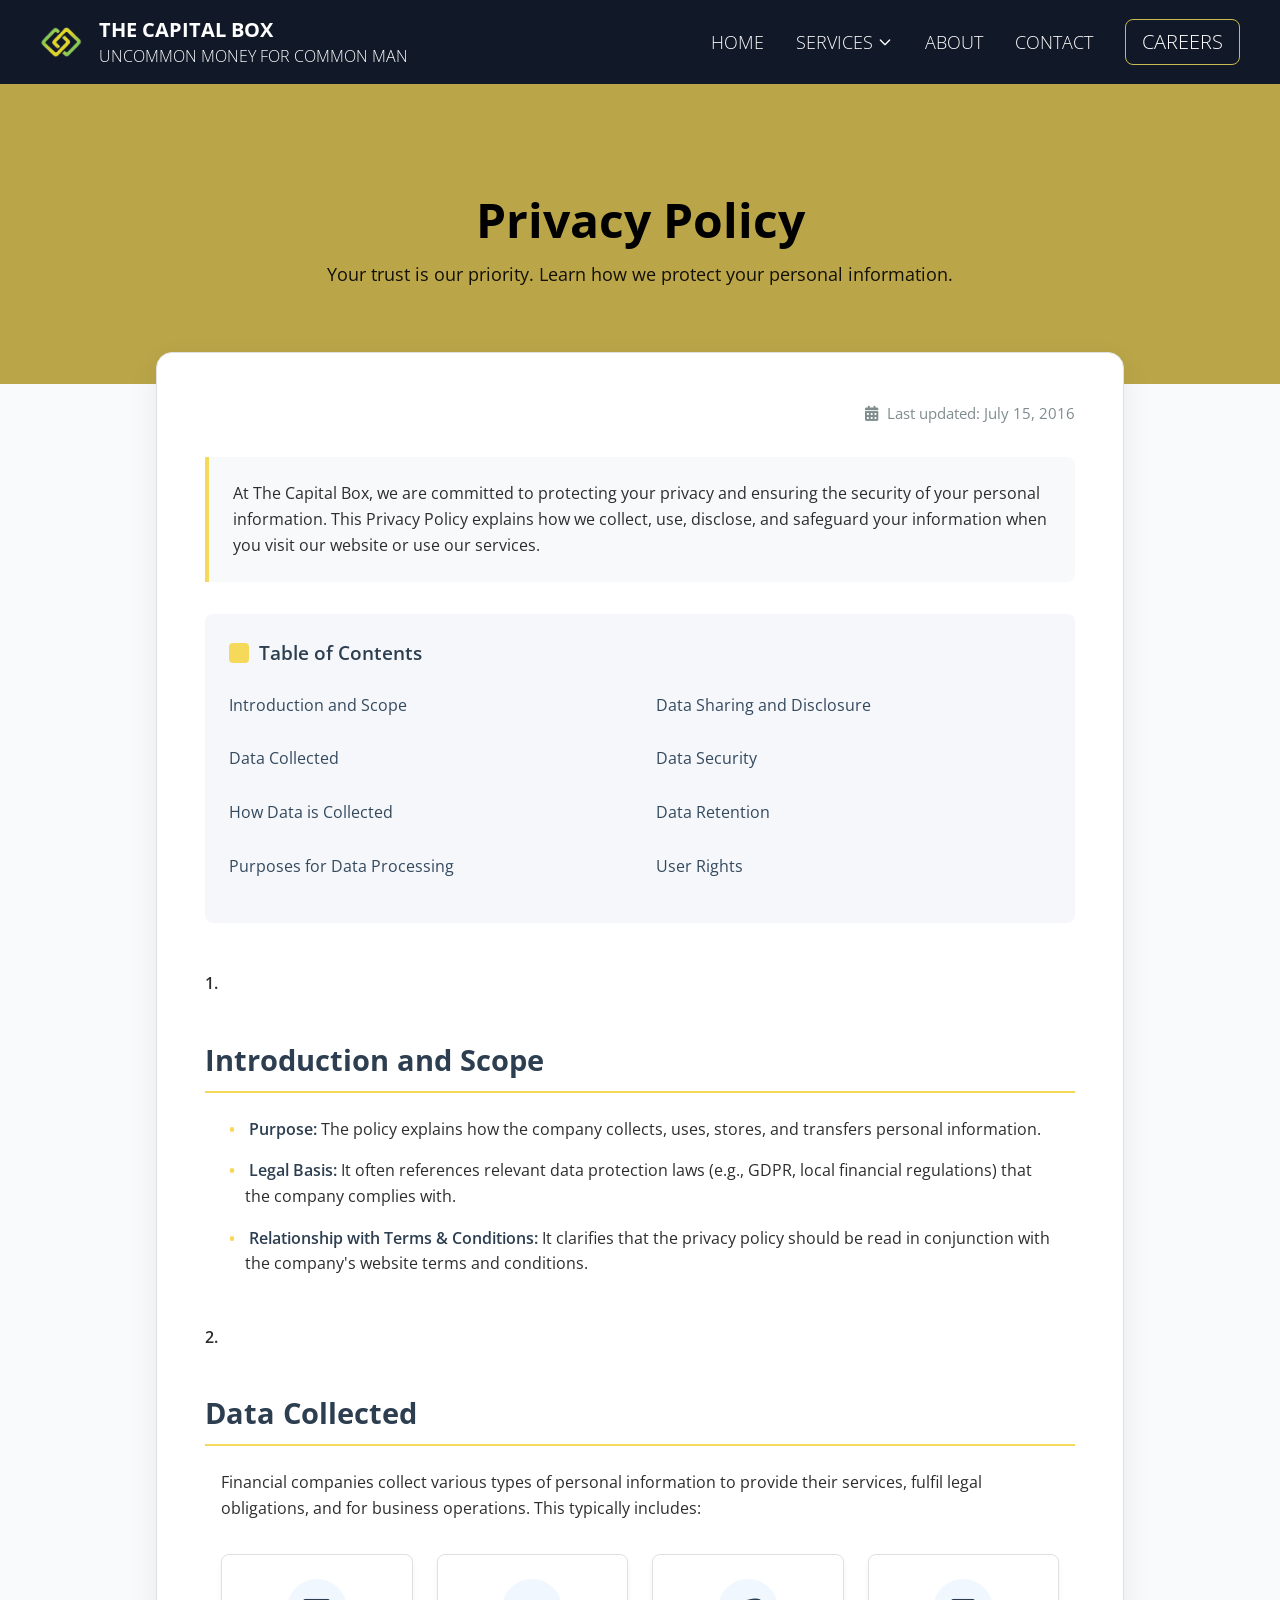
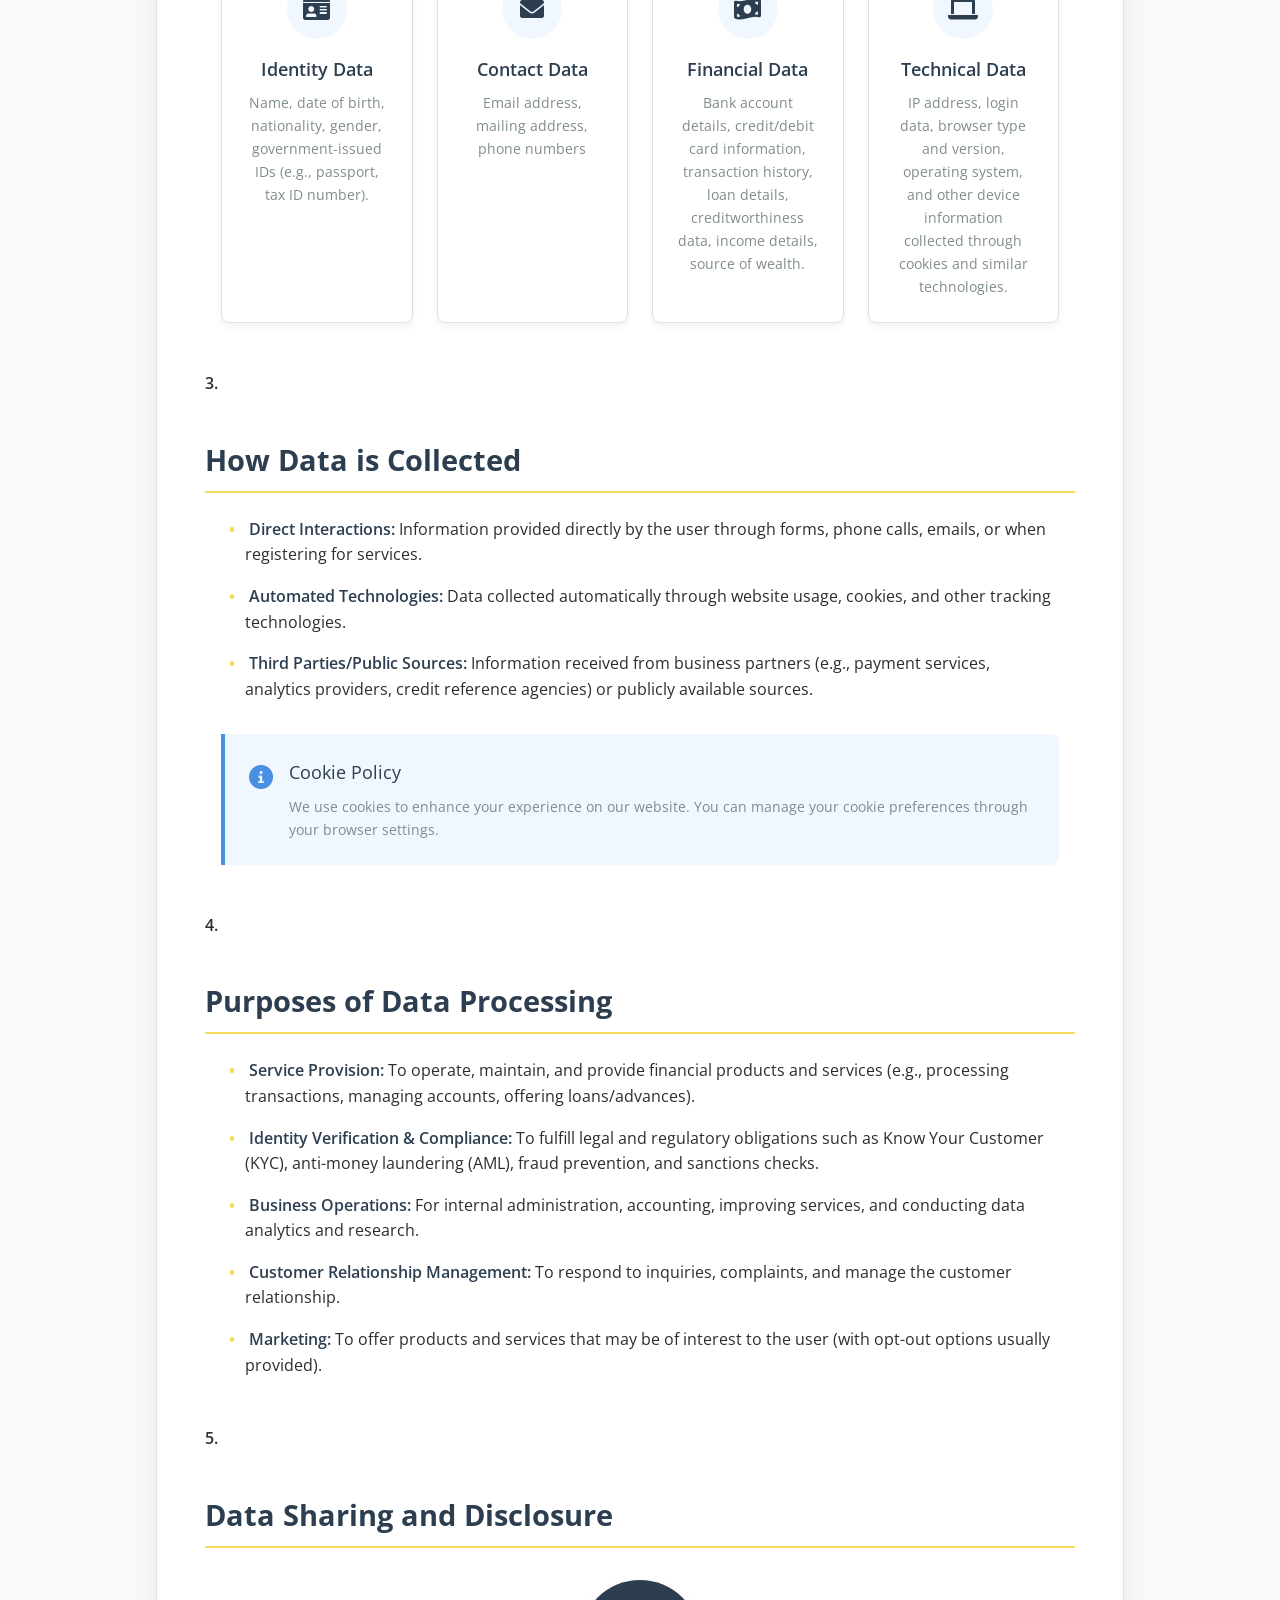
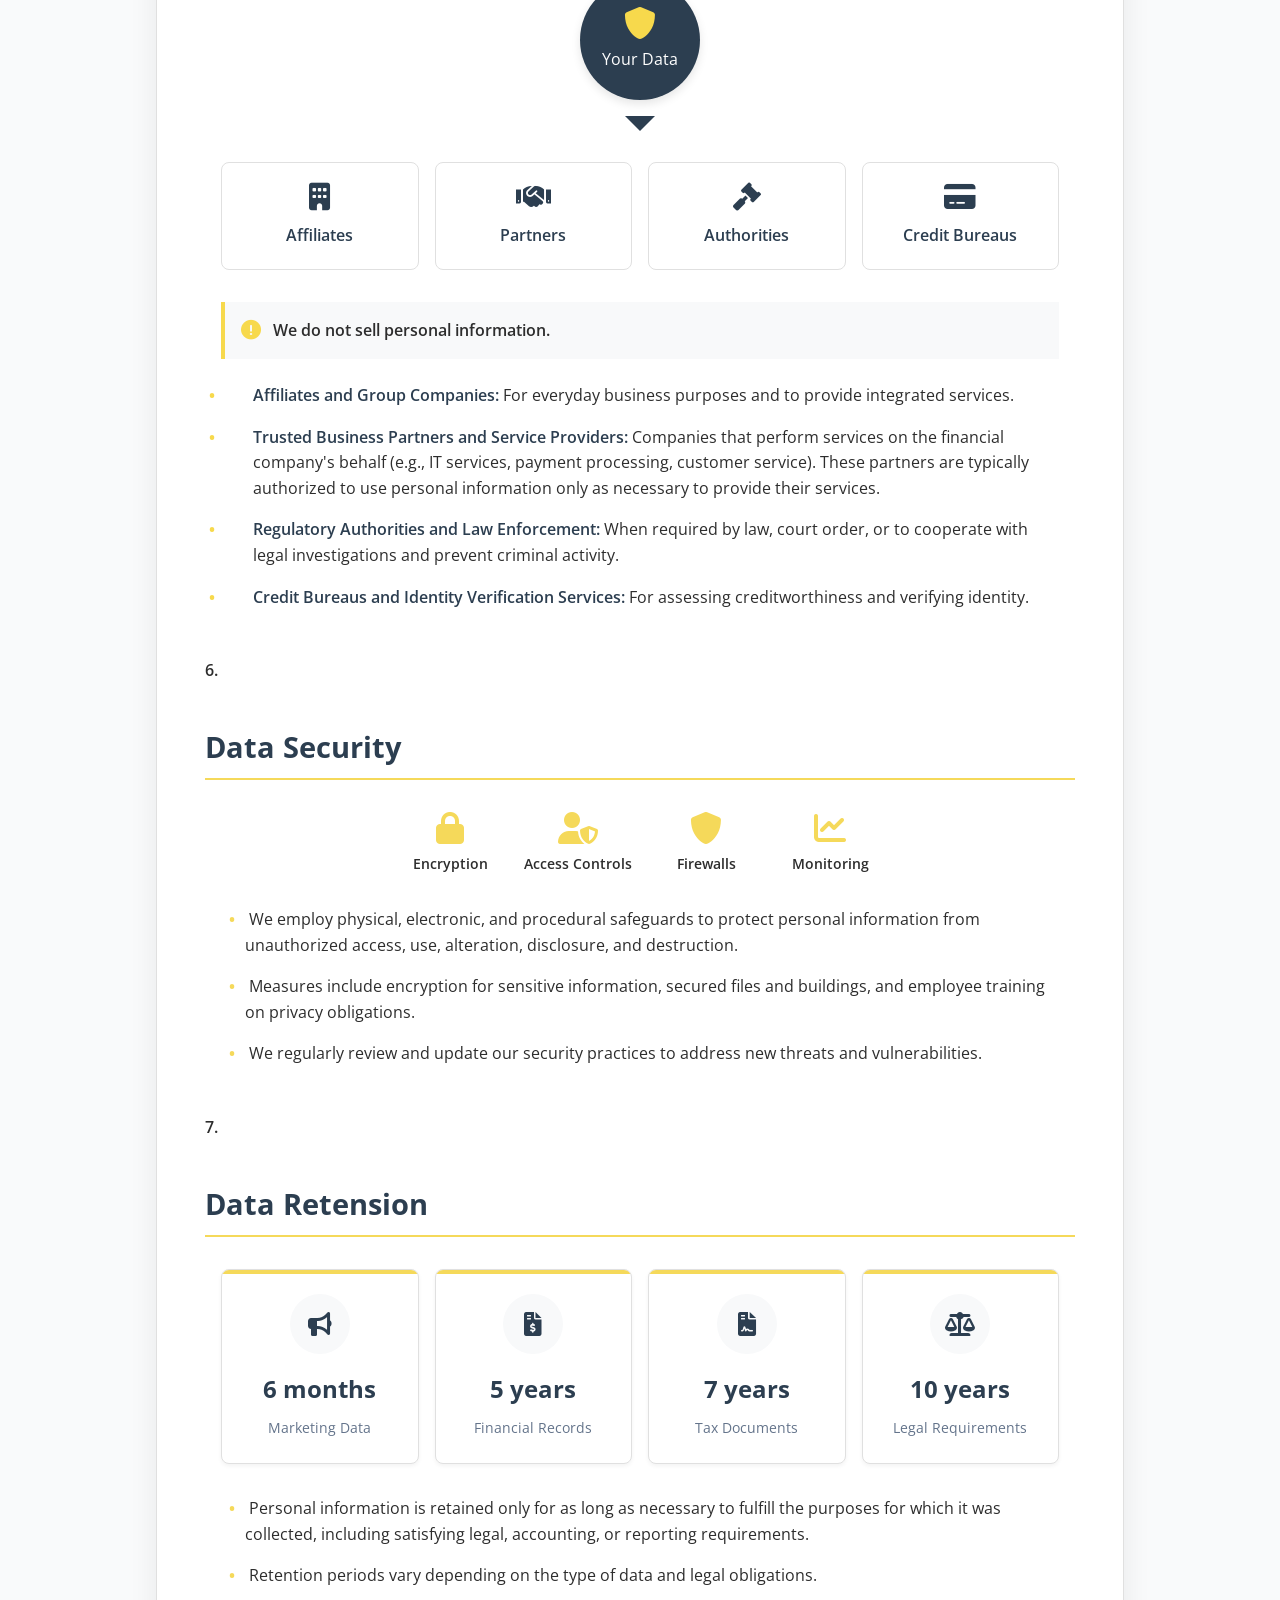
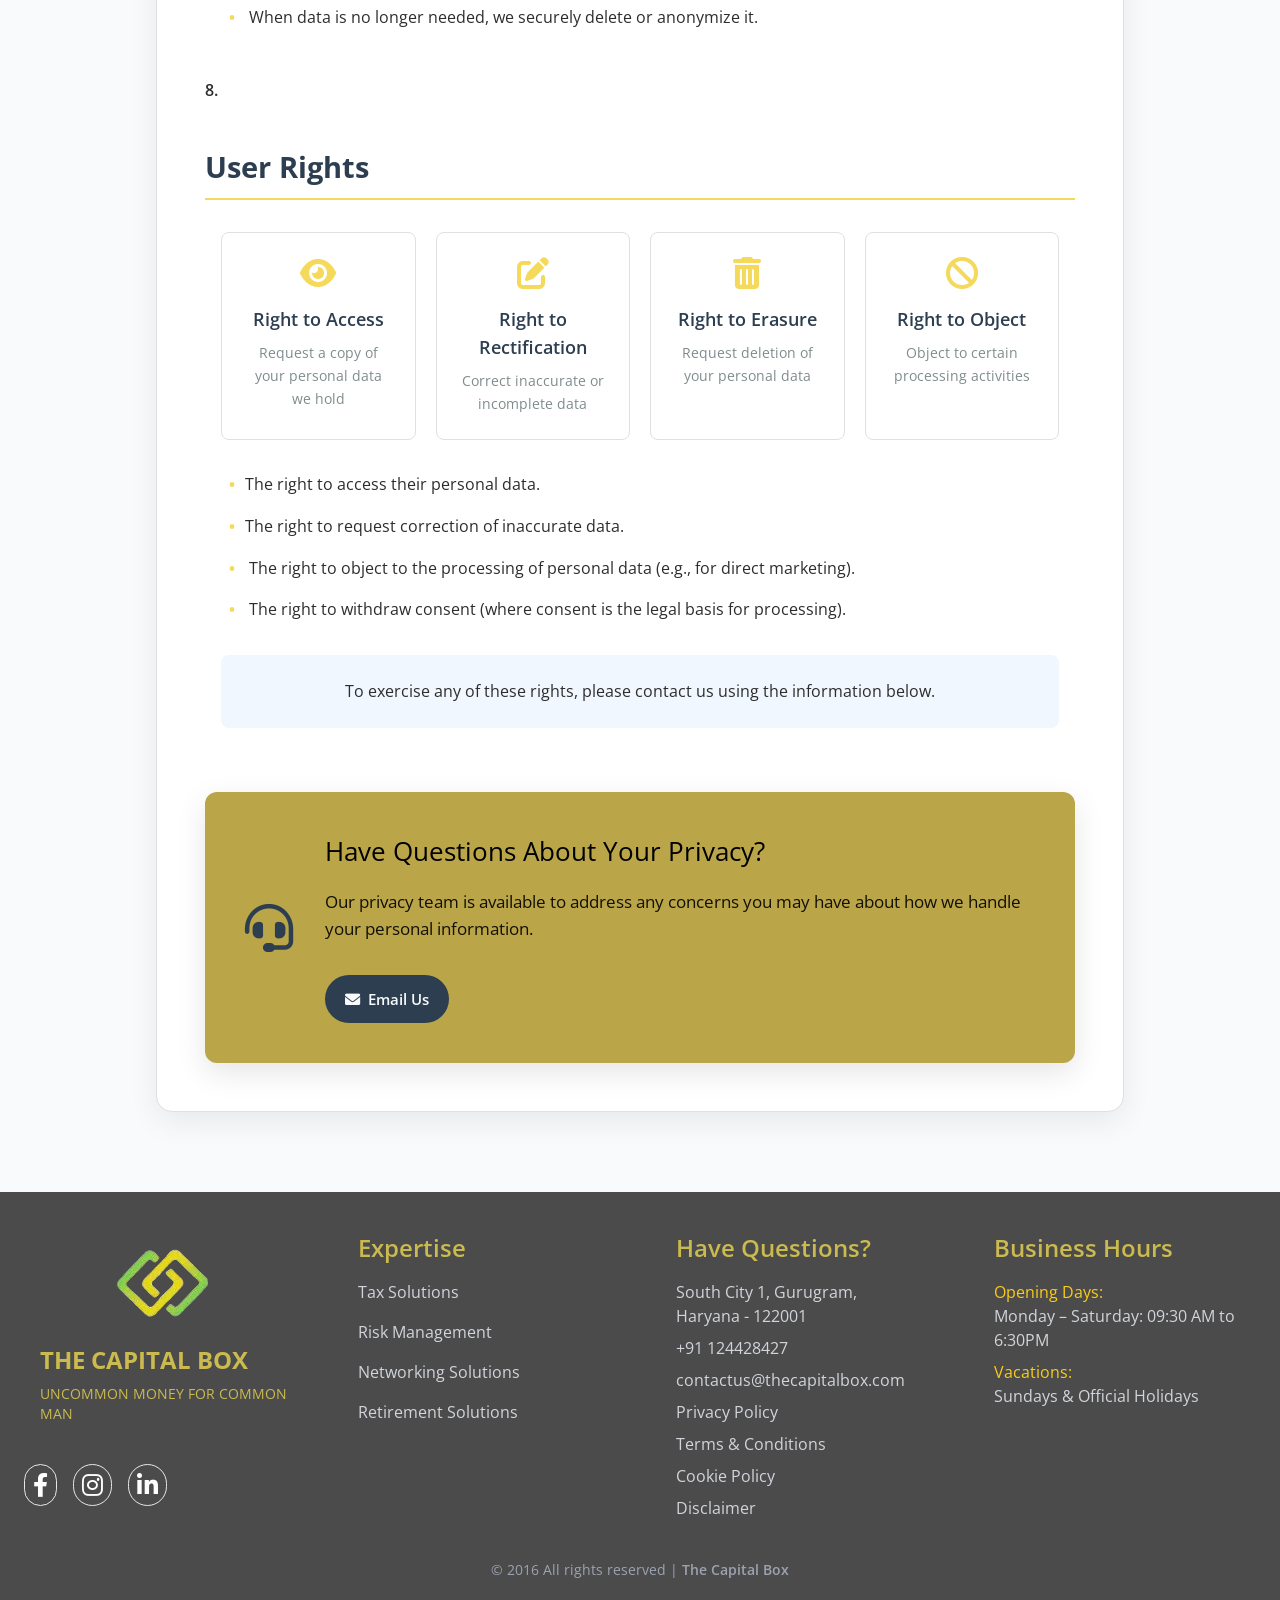
<file: public_html/privacy.html>
<!DOCTYPE html>
<html lang="en">
  <head>
      <script async src="https://pagead2.googlesyndication.com/pagead/js/adsbygoogle.js?client=ca-pub-6537490720599944"
     crossorigin="anonymous"></script>
      <!-- Google tag (gtag.js) -->
<script async src="https://www.googletagmanager.com/gtag/js?id=G-KRYCB19FX7"></script>
<script>
  window.dataLayer = window.dataLayer || [];
  function gtag(){dataLayer.push(arguments);}
  gtag('js', new Date());

  gtag('config', 'G-KRYCB19FX7');
</script>
    <meta charset="UTF-8" />
    <meta name="viewport" content="width=device-width, initial-scale=1.0" />
    <meta
      name="description"
      content="Learn how The Capital Box collects, uses, and protects your personal and financial data. Read our privacy policy for details."
    />
    <meta
      name="keywords"
      content="The Capital Box, privacy policy, financial data, financial services, data security"
    />
    <meta name="author" content="The Capital Box" />
    <meta name="publisher" content="The Capital Box" />
    <meta name="robots" content="index, follow" />
    <link rel="canonical" href="https://www.thecapitalbox.com/privacy.html" />
    <title>The Capital Box - Privacy Policy</title>
    <link rel="preload" href="styles.css" as="style" />
    <link rel="stylesheet" href="styles.css" />
    <link rel="stylesheet" href="global.css" />
    <link rel="preconnect" href="https://fonts.googleapis.com" />
    <link rel="preconnect" href="https://fonts.gstatic.com" crossorigin />
    <link
      rel="icon"
      href="public/assets/logo-1.webp"
      type="image/png"
      sizes="32x32"
    />
    <link
      rel="icon"
      href="public/assets/logo-1.webp"
      type="image/png"
      sizes="16x16"
    />
    <link
      href="https://fonts.googleapis.com/css2?family=Montserrat:ital,wght@0,100..900;1,100..900&family=Open+Sans:wght@400;600;700&display=swap"
      rel="stylesheet"
    />
    <link
      rel="stylesheet"
      href="https://cdnjs.cloudflare.com/ajax/libs/font-awesome/6.0.0-beta3/css/all.min.css"
    />
    <meta property="og:title" content="The Capital Box - Privacy Policy" />
    <meta
      property="og:description"
      content="Read the privacy policy for The Capital Box. Learn how we collect, use, and protect your data."
    />
    <meta property="og:image" content="public/assets/logo-1.webp" />
    <meta property="og:url" content="https://www.thecapitalbox.com/privacy.html" />
    <meta property="og:type" content="website" />
    <meta name="twitter:title" content="The Capital Box - Privacy Policy" />
    <meta
      name="twitter:description"
      content="Read the privacy policy for The Capital Box. Learn how we collect, use, and protect your data."
    />
    <meta name="twitter:image" content="public/assets/logo-1.webp" />
    <meta name="twitter:card" content="summary_large_image" />
  </head>

  <body class="privacy-page">
    <!-- Loading Spinner -->
    <div
      id="loading-spinner"
      class="fixed inset-0 flex items-center justify-center bg-white z-50"
    >
      <div class="loader"></div>
    </div>

    <!-- Navbar -->
    <nav
      id="navbar"
      class="navbar fixed top-0 w-full z-40 py-4 md:px-6 transition-all duration-300"
    >
      <div class="mx-auto flex justify-between items-center px-4">
        <div class="flex items-center">
          <a href=".//" class="text-white text-xl font-bold">
            <img
              src="public/assets/logo-1.webp"
              alt="the capital box logo"
              class="h-8"
            />
          </a>
          <div class="flex flex-col ml-4 md:hidden lg:block">
            <p class="uppercase text-white text-md md:text-xl font-bold">
              The Capital Box
            </p>
            <p class="uppercase text-white text-xs md:text-base font-light">
              UNCOMMON MONEY FOR COMMON MAN
            </p>
          </div>
        </div>
        <div class="hidden md:flex items-center space-x-8">
          <a
            href="/"
            class="text-white hover:text-primary transition text-lg font-light uppercase"
            >Home</a
          >
          <!-- Dropdown Menu -->
          <div class="dropdown relative w-full">
            <button
              class="text-white hover:text-primary transition flex items-center text-lg font-light uppercase"
              id="dropdownToggle"
            >
              Services
              <svg
                xmlns="http://www.w3.org/2000/svg"
                class="h-4 w-4 ml-1"
                fill="none"
                viewBox="0 0 24 24"
                stroke="currentColor"
              >
                <path
                  stroke-linecap="round"
                  stroke-linejoin="round"
                  stroke-width="2"
                  d="M19 9l-7 7-7-7"
                />
              </svg>
            </button>
            <div class="dropdown-menu bg-white rounded shadow-lg mt-2 w-56">
              <div class="py-2">
                <a
                  href="./taxsolution.html"
                  class="block px-4 py-2 hover:bg-gray-100 hover:text-primary text-gray-700"
                  >Tax Solutions</a
                >
                <a
                  href="./retirementsolutions.html"
                  class="block px-4 py-2 hover:bg-gray-100 hover:text-primary text-gray-700"
                  >Retirement Solutions</a
                >
                <a
                  href="./networksolution.html"
                  class="block px-4 py-2 hover:bg-gray-100 hover:text-primary text-gray-700"
                  >Networking Solutions
                </a>
                <a
                  href="./riskmanagement.html"
                  class="block px-4 py-2 hover:bg-gray-100 hover:text-primary text-gray-700"
                  >Risk Management</a
                >
              </div>
            </div>
          </div>
          <a
            href="./about.html"
            class="text-white hover:text-primary transition text-lg font-light uppercase"
            >About</a
          >
          <a
            href="./contact.html"
            class="text-white hover:text-primary transition text-lg font-light uppercase"
            >Contact</a
          >
          <a
            href="./careers.html"
            class="text-white transition text-xl uppercase font-light border border-primary rounded-lg px-4 py-2 hover:bg-[#CBBA4F] hover:text-white hover:font-normal"
            >Careers</a
          >
        </div>
        <!-- Mobile menu button -->
        <div class="md:hidden">
          <button id="mobile-menu-button" class="text-white">
            <!-- Hamburger Icon -->
            <svg
              id="hamburger-icon"
              xmlns="http://www.w3.org/2000/svg"
              class="h-6 w-6"
              fill="none"
              viewBox="0 0 24 24"
              stroke="currentColor"
            >
              <path
                stroke-linecap="round"
                stroke-linejoin="round"
                stroke-width="2"
                d="M4 6h16M4 12h16M4 18h16"
              />
            </svg>
            <!-- X Icon (hidden by default) -->
            <svg
              id="close-icon"
              class="h-6 w-6 hidden"
              xmlns="http://www.w3.org/2000/svg"
              fill="none"
              viewBox="0 0 24 24"
              stroke="currentColor"
            >
              <path
                stroke-linecap="round"
                stroke-linejoin="round"
                stroke-width="2"
                d="M6 18L18 6M6 6l12 12"
              />
            </svg>
          </button>
        </div>
      </div>
      <!-- Mobile menu -->
      <div
        id="mobile-menu"
        class="hidden md:hidden bg-navColor bg-opacity-40 mt-4 py-2"
      >
        <a
          href="/"
          class="block px-6 py-2 text-white hover:bg-primary"
          >Home</a
        >
        <div class="relative">
          <button
            id="mobile-dropdown-button"
            class="w-full text-left px-6 py-2 text-white hover:bg-primary flex justify-between items-center"
          >
            Services
            <svg
              xmlns="http://www.w3.org/2000/svg"
              class="h-4 w-4"
              fill="none"
              viewBox="0 0 24 24"
              stroke="currentColor"
            >
              <path
                stroke-linecap="round"
                stroke-linejoin="round"
                stroke-width="2"
                d="M19 9l-7 7-7-7"
              />
            </svg>
          </button>
          <div
            id="mobile-dropdown"
            class="hidden bg-[#1F2937] rounded-lg mx-4 my-2"
          >
            <a
              href="./taxsolution.html"
              class="block px-6 py-2 text-white hover:bg-primary rounded-t-lg"
              >Tax Solutions</a
            >
            <a
              href="./retirementsolutions.html"
              class="block px-6 py-2 text-white hover:bg-primary"
              >Retirement Solutions</a
            >
            <a
              href="./networksolution.html"
              class="block px-6 py-2 text-white hover:bg-primary rounded-b-lg"
              >Networking Solutions</a
            >
            <a
              href="./riskmanagement.html"
              class="block px-6 py-2 text-white hover:bg-primary rounded-b-lg"
              >Risk Management</a
            >
          </div>
        </div>
        <a
          href="./about.html"
          class="block px-6 py-2 text-white hover:bg-primary"
          >About</a
        >
        <a
          href="./contact.html"
          class="block px-6 py-2 text-white hover:bg-primary"
          >Contact</a
        >
        <div class="flex justify-center mt-4">
          <a
            href="./careers.html"
            class="text-white transition text-xl uppercase font-light border border-primary rounded-lg px-4 py-2 hover:bg-[#CBBA4F] hover:text-white hover:font-normal"
            >Careers</a
          >
        </div>
      </div>
    </nav>

    <!-- Privacy Policy Hero Section -->
    <section class="privacy-hero bg-gradient-to-r from-blue-900 to-blue-700">
      <div class="container mx-auto px-4 sm:px-6 py-24 text-center">
        <h1 class="text-3xl sm:text-4xl md:text-5xl font-bold text-black mb-4">
          Privacy Policy
        </h1>
        <p class="text-lg sm:text-xl text-blue-100 max-w-3xl mx-auto">
          Your trust is our priority. Learn how we protect your personal
          information.
        </p>
      </div>
    </section>

    <!-- Privacy Policy Content -->
    <main class="policy-container">
      <div class="policy-card">
        <div class="last-updated">
          <p>
            <i class="fas fa-calendar-alt mr-2"></i> Last updated: July 15, 2016
          </p>
        </div>

        <div class="policy-intro">
          <p>
            At The Capital Box, we are committed to protecting your privacy and
            ensuring the security of your personal information. This Privacy
            Policy explains how we collect, use, disclose, and safeguard your
            information when you visit our website or use our services.
          </p>
        </div>

        <div class="toc-container">
          <p class="toc-title">Table of Contents</p>
          <ul class="toc-list">
            <li><a href="#introduction">Introduction and Scope</a></li>
            <li><a href="#data-collected">Data Collected</a></li>
            <li><a href="#data-collection">How Data is Collected</a></li>
            <li>
              <a href="#data-processing">Purposes for Data Processing</a>
            </li>
            <li><a href="#data-sharing">Data Sharing and Disclosure</a></li>
            <li><a href="#data-security">Data Security</a></li>
            <li><a href="#data-retention">Data Retention</a></li>
            <li><a href="#user-rights">User Rights</a></li>
          </ul>
        </div>

        <section id="introduction">
          <p class="font-semibold">1.</p><h2>Introduction and Scope</h2>
          <div class="policy-content">
            <ul>
              <li>
                <strong>Purpose:</strong> The policy explains how the company
                collects, uses, stores, and transfers personal information.
              </li>
              <li>
                <strong>Legal Basis:</strong> It often references relevant data
                protection laws (e.g., GDPR, local financial regulations) that
                the company complies with.
              </li>
              <li>
                <strong>Relationship with Terms & Conditions:</strong> It
                clarifies that the privacy policy should be read in conjunction
                with the company's website terms and conditions.
              </li>
            </ul>
          </div>
        </section>

        <section id="data-collected">
          <p class="font-semibold">2.</p><h2>Data Collected</h2>
          <div class="policy-content">
            <p>
              Financial companies collect various types of personal information
              to provide their services, fulfil legal obligations, and for
              business operations. This typically includes:
            </p>
            <div class="data-categories">
              <div class="category-card">
                <div class="category-icon">
                  <i class="fas fa-id-card"></i>
                </div>
                <h4>Identity Data</h4>
                <p>
                  Name, date of birth, nationality, gender, government-issued
                  IDs (e.g., passport, tax ID number).
                </p>
              </div>

              <div class="category-card">
                <div class="category-icon">
                  <i class="fas fa-envelope"></i>
                </div>
                <h4>Contact Data</h4>
                <p>Email address, mailing address, phone numbers</p>
              </div>

              <div class="category-card">
                <div class="category-icon">
                  <i class="fas fa-money-bill-wave"></i>
                </div>
                <h4>Financial Data</h4>
                <p>
                  Bank account details, credit/debit card information,
                  transaction history, loan details, creditworthiness data,
                  income details, source of wealth.
                </p>
              </div>

              <div class="category-card">
                <div class="category-icon">
                  <i class="fas fa-laptop"></i>
                </div>
                <h4>Technical Data</h4>
                <p>
                  IP address, login data, browser type and version, operating
                  system, and other device information collected through cookies
                  and similar technologies.
                </p>
              </div>
            </div>
          </div>
        </section>

        <section id="data-collection"><p class="font-semibold">3.</p>
            <h2>How Data is Collected</h2>
          <div class="policy-content">
            <ul>
              <li>
                <strong>Direct Interactions:</strong> Information provided
                directly by the user through forms, phone calls, emails, or when
                registering for services.
              </li>
              <li>
                <strong>Automated Technologies:</strong> Data collected
                automatically through website usage, cookies, and other tracking
                technologies.
              </li>
              <li>
                <strong>Third Parties/Public Sources:</strong> Information
                received from business partners (e.g., payment services,
                analytics providers, credit reference agencies) or publicly
                available sources.
              </li>
            </ul>

            <div class="info-box">
              <div class="info-icon">
                <i class="fas fa-info-circle"></i>
              </div>
              <div class="info-content"><h4>Cookie Policy</h4>
                <p>
                  We use cookies to enhance your experience on our website. You
                  can manage your cookie preferences through your browser
                  settings.
                </p>
              </div>
            </div>
          </div>
        </section>

        <section id="data-processing">
          <p class="font-semibold">4.</p>
            <h2>Purposes of Data Processing</h2>
          <div class="policy-content">
            <ul>
              <li>
                <strong>Service Provision:</strong> To operate, maintain, and
                provide financial products and services (e.g., processing
                transactions, managing accounts, offering loans/advances).
              </li>
              <li>
                <strong>Identity Verification & Compliance:</strong> To fulfill
                legal and regulatory obligations such as Know Your Customer
                (KYC), anti-money laundering (AML), fraud prevention, and
                sanctions checks.
              </li>
              <li>
                <strong>Business Operations:</strong> For internal
                administration, accounting, improving services, and conducting
                data analytics and research.
              </li>
              <li>
                <strong>Customer Relationship Management:</strong> To respond to
                inquiries, complaints, and manage the customer relationship.
              </li>
              <li>
                <strong>Marketing:</strong> To offer products and services that
                may be of interest to the user (with opt-out options usually
                provided).
              </li>
            </ul>
          </div>
        </section>

        <section id="data-sharing">
            <p class="font-semibold">5.</p><h2>Data Sharing and Disclosure</h2>
          <div class="policy-content">
            <!-- Simplified data sharing visualization that works on all screen sizes -->
            <div class="data-sharing-container">
              <div class="data-center-box">
                <i class="fas fa-shield-alt"></i>
                <span>Your Data</span>
              </div>

              <div class="data-sharing-arrows">
                <div class="arrow-down"></div>
              </div>

              <div class="data-sharing-entities">
                <div class="data-entity-box">
                  <i class="fas fa-building"></i>
                  <h4>Affiliates</h4>
                </div>

                <div class="data-entity-box">
                  <i class="fas fa-handshake"></i>
                  <h4>Partners</h4>
                </div>

                <div class="data-entity-box">
                  <i class="fas fa-gavel"></i>
                  <h4>Authorities</h4>
                </div>

                <div class="data-entity-box">
                  <i class="fas fa-credit-card"></i>
                  <h4>Credit Bureaus</h4>
                </div>
              </div>
            </div>

            <div class="policy-notice-box">
              <i class="fas fa-exclamation-circle"></i>
              <p>We do not sell personal information.</p>
            </div>

            <ul class="policy-bullet-list">
              <li>
                <strong>Affiliates and Group Companies:</strong> For everyday
                business purposes and to provide integrated services.
              </li>
              <li>
                <strong
                  >Trusted Business Partners and Service Providers:</strong
                >
                Companies that perform services on the financial company's
                behalf (e.g., IT services, payment processing, customer
                service). These partners are typically authorized to use
                personal information only as necessary to provide their
                services.
              </li>
              <li>
                <strong>Regulatory Authorities and Law Enforcement:</strong>
                When required by law, court order, or to cooperate with legal
                investigations and prevent criminal activity.
              </li>
              <li>
                <strong
                  >Credit Bureaus and Identity Verification Services:</strong
                >
                For assessing creditworthiness and verifying identity.
              </li>
            </ul>
          </div>
        </section>

        <section id="data-security">
          <p class="font-semibold">6.</p><h2>Data Security</h2>
          <div class="policy-content">
            <div class="security-features">
              <div class="feature">
                <i class="fas fa-lock"></i>
                <span>Encryption</span>
              </div>
              <div class="feature">
                <i class="fas fa-user-shield"></i>
                <span>Access Controls</span>
              </div>
              <div class="feature">
                <i class="fas fa-shield-alt"></i>
                <span>Firewalls</span>
              </div>
              <div class="feature">
                <i class="fas fa-chart-line"></i>
                <span>Monitoring</span>
              </div>
            </div>

            <ul>
              <li>
                We employ physical, electronic, and procedural safeguards to
                protect personal information from unauthorized access, use,
                alteration, disclosure, and destruction.
              </li>
              <li>
                Measures include encryption for sensitive information, secured
                files and buildings, and employee training on privacy
                obligations.
              </li>
              <li>
                We regularly review and update our security practices to address
                new threats and vulnerabilities.
              </li>
            </ul>
          </div>
        </section>

        <section id="data-retention">
          <p class="font-semibold">7.</p>
            <h2>Data Retension</h2>
          <div class="policy-content">
            <!-- Responsive card-based retention display -->
            <div class="retention-cards">
              <div class="retention-card">
                <div class="retention-icon">
                  <i class="fas fa-bullhorn"></i>
                </div>
                <div class="retention-period">6 months</div>
                <div class="retention-type">Marketing Data</div>
              </div>

              <div class="retention-card">
                <div class="retention-icon">
                  <i class="fas fa-file-invoice-dollar"></i>
                </div>
                <div class="retention-period">5 years</div>
                <div class="retention-type">Financial Records</div>
              </div>

              <div class="retention-card">
                <div class="retention-icon">
                  <i class="fas fa-file-contract"></i>
                </div>
                <div class="retention-period">7 years</div>
                <div class="retention-type">Tax Documents</div>
              </div>

              <div class="retention-card">
                <div class="retention-icon">
                  <i class="fas fa-balance-scale"></i>
                </div>
                <div class="retention-period">10 years</div>
                <div class="retention-type">Legal Requirements</div>
              </div>
            </div>

            <ul>
              <li>
                Personal information is retained only for as long as necessary
                to fulfill the purposes for which it was collected, including
                satisfying legal, accounting, or reporting requirements.
              </li>
              <li>
                Retention periods vary depending on the type of data and legal
                obligations.
              </li>
              <li>
                When data is no longer needed, we securely delete or anonymize
                it.
              </li>
            </ul>
          </div>
        </section>

        <section id="user-rights">
          <p class="font-semibold">8.</p>
            <h2>User Rights</h2>
          <div class="policy-content">
            <div class="rights-grid">
              <div class="right-card">
                <i class="fas fa-eye"></i>
                <h4>Right to Access</h4>
                <p>Request a copy of your personal data we hold</p>
              </div>
              <div class="right-card">
                <i class="fas fa-edit"></i>
                <h4>Right to Rectification</h4>
                <p>Correct inaccurate or incomplete data</p>
              </div>
              <div class="right-card">
                <i class="fas fa-trash-alt"></i>
                <h4>Right to Erasure</h4>
                <p>Request deletion of your personal data</p>
              </div>
              <div class="right-card">
                <i class="fas fa-ban"></i>
                <h4>Right to Object</h4>
                <p>Object to certain processing activities</p>
              </div>
            </div>

            <ul>
              <li>The right to access their personal data.</li>
              <li>The right to request correction of inaccurate data.</li>
              <li>
                The right to object to the processing of personal data (e.g.,
                for direct marketing).
              </li>
              <li>
                The right to withdraw consent (where consent is the legal basis
                for processing).
              </li>
            </ul>

            <div class="cta-box">
              <p>
                To exercise any of these rights, please contact us using the
                information below.
              </p>
            </div>
          </div>
        </section>

        <div class="contact-section">
          <div class="contact-card">
            <div class="contact-icon">
              <i class="fas fa-headset"></i>
            </div>
            <div class="contact-content">
              <h3>Have Questions About Your Privacy?</h3>
              <p>
                Our privacy team is available to address any concerns you may
                have about how we handle your personal information.
              </p>
              <div class="contact-methods">
                <a
                  href="mailto:contactus@thecapitalbox.com"
                  class="contact-button"
                >
                  <i class="fas fa-envelope"></i> Email Us
                </a>
              </div>
            </div>
          </div>
        </div>
      </div>
    </main>

    <!-- Footer -->
    <footer class="bg-[#4B4B4B] text-white py-10 px-6 text-sm md:text-base">
        <div
            class="w-full max-w-[90%] 2xl:max-w-[1600px] mx-auto grid grid-cols-1 sm:grid-cols-2 md:grid-cols-2 lg:grid-cols-4 gap-4 md:gap-10">
            <!-- Logo and Social Icons -->
            <div class="flex flex-col items-center justify-center md:items-start gap-8">
                <div class="flex flex-col items-center justify-center gap-6">
                    <img src="public/assets/logo-1.webp" alt="The Capital Box Logo" />
                    <div class="flex flex-col ml-4">
                        <p
                            class="text-xl text-center md:text-start text-primary md:text-2xl font-bold leading-tight uppercase mb-2">
                            the capital box
                        </p>
                        <p class="text-primary text-xs md:text-sm">
                            UNCOMMON MONEY FOR COMMON MAN
                        </p>
                    </div>
                </div>
                <div class="flex space-x-4 mt-2">
                    <a href="https://www.facebook.com/share/1Eqcw9arBm/" class="hover:text-primary"
                        aria-label="Facebook"><i
                            class="fab fa-facebook-f text-xl md:text-2xl border p-2 rounded-full hover:bg-white"></i></a>
                    <a href="https://www.instagram.com/thecapitalbox_/?igsh=MWg4c3o0MjdvNjVndQ%3D%3D#"
                        class="hover:text-primary" aria-label="instagram"><i
                            class="fab fa-instagram text-xl md:text-2xl border p-2 rounded-full hover:bg-white"></i></a>
                    <a href="https://www.linkedin.com/company/finfitt/" class="hover:text-primary"
                        aria-label="linkedin"><i
                            class="fab fa-linkedin-in text-xl md:text-2xl border p-2 rounded-full hover:bg-white"></i></a>
                </div>
            </div>

            <!-- Expertise -->
            <div class="px-4">
                <h3 class="text-lg md:text-2xl font-semibold mb-4 text-primary">
                    Expertise
                </h3>
                <div class="flex flex-col gap-4 text-gray-300">
                    <a href="./taxsolution.html" class="hover:text-primary">Tax Solutions</a>
                    <a href="./riskmanagement.html" class="hover:text-primary">Risk Management</a>
                    <a href="./networksolution.html" class="hover:text-primary">Networking Solutions</a>
                    <a href="./retirementsolutions.html" class="hover:text-primary">Retirement Solutions</a>
                </div>
            </div>

            <!-- Contact Info -->
            <div class="px-4">
                <h3 class="text-lg md:text-2xl font-semibold mb-4 text-primary">
                    Have Questions?
                </h3>
                <ul class="space-y-2 text-gray-300">
                    <li>South City 1, Gurugram, Haryana - 122001</li>
                    <li>+91 124428427</li>
                    <li>contactus@thecapitalbox.com</li>
                    <li>
                        <a href="privacy.html" class="hover:text-primary cursor-pointer">Privacy Policy</a>
                    </li>
                    <li>
                        <a href="terms.html" class="hover:text-primary cursor-pointer">Terms & Conditions</a>
                    </li>
                    <li>
                        <a href="cookie-policy.html" class="hover:text-primary cursor-pointer">Cookie Policy</a>
                    </li>
                    <li>
                        <a href="disclaimer.html" class="hover:text-primary cursor-pointer">Disclaimer</a>
                    </li>
                </ul>
            </div>

            <!-- Business Hours -->
            <div class="px-4">
                <h3 class="text-lg md:text-2xl font-semibold mb-4 text-primary">
                    Business Hours
                </h3>
                <ul class="space-y-2 text-gray-300">
                    <li>
                        <span class="text-yellow-400">Opening Days:</span> <br />
                        Monday – Saturday: 09:30 AM to 6:30PM
                    </li>
                    <li>
                        <span class="text-yellow-400">Vacations:</span> <br />
                        Sundays & Official Holidays
                    </li>
                </ul>
            </div>
        </div>

        <div class="mt-10 text-center text-xs md:text-sm text-gray-400">
            © 2016 All rights reserved |
            <a href="/" class="hover:text-primary font-semibold">The Capital Box</a>
        </div>
    </footer>

    <style>
      :root {
        --primary-color: #2c3e50;
        --secondary-color: #34495e;
        --accent-color: #f5d95a;
        --text-color: #2d2d2d;
        --light-text: #7f8c8d;
        --border-color: #e0e0e0;
        --bg-light: #f9fafb;
        --bg-dark: #2c3e50;
      }

      /* Universal box-sizing and overflow fix */
      html,
      body {
        box-sizing: border-box;
        max-width: 100vw;
        overflow-x: hidden;
        font-family: "Open Sans", sans-serif;
        color: var(--text-color);
        background-color: var(--bg-light);
        line-height: 1.6;
        margin: 0;
        padding: 0;
      }

      *,
      *::before,
      *::after {
        box-sizing: inherit;
      }

      /* Responsive images and SVGs */
      img,
      svg {
        max-width: 100%;
        height: auto;
        display: block;
      }

      /* Container utility */
      .container,
      .policy-container {
        width: 100%;
        margin-right: auto;
        margin-left: auto;
        padding-right: 16px;
        padding-left: 16px;
      }

      @media (min-width: 576px) {
        .container,
        .policy-container {
          max-width: 540px;
        }
      }

      @media (min-width: 768px) {
        .container,
        .policy-container {
          max-width: 720px;
        }
      }

      @media (min-width: 992px) {
        .container,
        .policy-container {
          max-width: 960px;
        }
      }

      @media (min-width: 1200px) {
        .container,
        .policy-container {
          max-width: 1000px;
        }
      }

      /* Privacy Hero Section */
      .privacy-hero {
        padding-top: 100px;
        background-color: #baa548;
        color: black;
        text-align: center;
      }

      .privacy-hero h1 {
        font-weight: 700;
        margin-bottom: 1rem;
      }

      .privacy-hero p {
        opacity: 0.9;
      }

      /* Policy Card */
      .policy-card {
        background: #fff;
        border-radius: 16px;
        box-shadow: 0 10px 30px rgba(0, 0, 0, 0.07);
        border: 1px solid var(--border-color);
        padding: 2rem;
        margin: -60px auto 3rem;
        position: relative;
        z-index: 1;
      }

      @media (min-width: 768px) {
        .policy-card {
          padding: 3rem;
          margin-top: -80px;
          margin-bottom: 5rem;
        }
      }

      /* Section headers */
      section {
        margin-bottom: 3rem;
      }

      section h2 {
        font-size: 1.5rem;
        font-weight: 700;
        color: var(--primary-color);
        margin: 2.5rem 0 1.5rem 0;
        padding-bottom: 0.5rem;
        border-bottom: 2px solid var(--accent-color);
        display: flex;
        align-items: center;
      }

      @media (min-width: 768px) {
        section h2 {
          font-size: 1.8rem;
        }
      }

      .section-number {
        width: 36px;
        height: 36px;
        background: var(--accent-color);
        color: var(--primary-color);
        font-weight: 700;
        border-radius: 50%;
        display: inline-flex;
        align-items: center;
        justify-content: center;
        margin-right: 12px;
        font-size: 1.1rem;
      }

      @media (min-width: 768px) {
        .section-number {
          width: 40px;
          height: 40px;
          font-size: 1.2rem;
          margin-right: 15px;
        }
      }

      /* Table of Contents */
      .toc-container {
        background: #f5f7fa;
        border-radius: 8px;
        padding: 1.5rem;
        margin-bottom: 3rem;
      }

      .toc-title {
        font-size: 1.2rem;
        font-weight: 600;
        color: var(--primary-color);
        margin: 0 0 1rem 0;
        display: flex;
        align-items: center;
      }

      .toc-title::before {
        content: "";
        width: 20px;
        height: 20px;
        background: var(--accent-color);
        margin-right: 10px;
        border-radius: 4px;
        display: inline-block;
      }

      .toc-list {
        list-style: none;
        padding: 0;
        margin: 0;
      }

      @media (min-width: 576px) {
        .toc-list {
          columns: 2;
          column-gap: 2rem;
        }
      }

      .toc-list li {
        margin-bottom: 0.75rem;
        break-inside: avoid;
      }

      .toc-list a {
        color: var(--secondary-color);
        text-decoration: none;
        transition: all 0.3s;
        display: block;
        padding: 0.5rem 0;
      }

      .toc-list a:hover {
        color: var(--accent-color);
        transform: translateX(5px);
      }

      /* Last updated */
      .last-updated {
        text-align: right;
        color: var(--light-text);
        font-size: 0.95rem;
        margin-bottom: 2rem;
      }

      .last-updated i {
        margin-right: 5px;
      }

      /* Policy intro */
      .policy-intro {
        background: #f8f9fa;
        border-left: 4px solid var(--accent-color);
        padding: 1.5rem;
        margin-bottom: 2rem;
        border-radius: 0 8px 8px 0;
      }

      /* Policy content lists */
      .policy-content {
        padding: 0 0.5rem;
      }

      @media (min-width: 768px) {
        .policy-content {
          padding: 0 1rem;
        }
      }

      .policy-content ul {
        padding-left: 1.25rem;
      }

      @media (min-width: 768px) {
        .policy-content ul {
          padding-left: 1.5rem;
        }
      }

      .policy-content li {
        margin-bottom: 1rem;
        position: relative;
      }

      .policy-content li::before {
        content: "•";
        color: var(--accent-color);
        font-weight: bold;
        display: inline-block;
        width: 1em;
        margin-left: -1em;
      }

      .policy-content strong {
        color: var(--primary-color);
        font-weight: 600;
      }

      /* Data Categories Grid */
      .data-categories {
        display: grid;
        grid-template-columns: 1fr;
        gap: 1.5rem;
        margin: 2rem 0;
      }

      @media (min-width: 576px) {
        .data-categories {
          grid-template-columns: repeat(2, 1fr);
        }
      }

      @media (min-width: 992px) {
        .data-categories {
          grid-template-columns: repeat(4, 1fr);
        }
      }

      .category-card {
        background: #fff;
        border: 1px solid #e0e0e0;
        border-radius: 8px;
        padding: 1.5rem;
        text-align: center;
        transition: all 0.3s;
        box-shadow: 0 4px 6px rgba(0, 0, 0, 0.05);
        min-width: 0;
        word-break: break-word;
      }

      .category-card:hover {
        transform: translateY(-5px);
        box-shadow: 0 10px 20px rgba(0, 0, 0, 0.1);
      }

      .category-icon {
        width: 50px;
        height: 50px;
        background: #f0f7ff;
        border-radius: 50%;
        display: flex;
        align-items: center;
        justify-content: center;
        margin: 0 auto 1rem;
        color: var(--primary-color);
        font-size: 1.25rem;
      }

      @media (min-width: 768px) {
        .category-icon {
          width: 60px;
          height: 60px;
          font-size: 1.5rem;
        }
      }

      .category-card h4 {
        font-size: 1rem;
        font-weight: 600;
        margin-bottom: 0.5rem;
        color: var(--primary-color);
      }

      @media (min-width: 768px) {
        .category-card h4 {
          font-size: 1.1rem;
        }
      }

      .category-card p {
        font-size: 0.85rem;
        color: var(--light-text);
        margin: 0;
      }

      @media (min-width: 768px) {
        .category-card p {
          font-size: 0.9rem;
        }
      }

      /* Info Box */
      .info-box {
        background: #f0f7ff;
        border-left: 4px solid #4a90e2;
        border-radius: 0 8px 8px 0;
        padding: 1.25rem;
        margin: 2rem 0;
        display: flex;
        align-items: flex-start;
      }

      @media (min-width: 768px) {
        .info-box {
          padding: 1.5rem;
        }
      }

      .info-icon {
        color: #4a90e2;
        font-size: 1.25rem;
        margin-right: 1rem;
        flex-shrink: 0;
      }

      @media (min-width: 768px) {
        .info-icon {
          font-size: 1.5rem;
        }
      }

      .info-content h4 {
        margin: 0 0 0.5rem 0;
        color: var(--primary-color);
        font-size: 1.1rem;
      }

      .info-content p {
        margin: 0;
        color: var(--light-text);
        font-size: 0.9rem;
      }

      /* Data Sharing Graphic (simplified for overflow safety) */
      .sharing-graphic {
        width: 100%;
        max-width: 500px;
        margin: 2rem auto;
        overflow-x: auto;
      }

      /* Security Features */
      .security-features {
        display: flex;
        justify-content: center;
        gap: 1rem;
        margin: 2rem 0;
        flex-wrap: wrap;
      }

      @media (min-width: 576px) {
        .security-features {
          gap: 1.5rem;
        }
      }

      .feature {
        display: flex;
        flex-direction: column;
        align-items: center;
        min-width: 80px;
      }

      @media (min-width: 768px) {
        .feature {
          min-width: 100px;
        }
      }

      .feature i {
        font-size: 1.75rem;
        color: var(--accent-color);
        margin-bottom: 0.5rem;
      }

      @media (min-width: 768px) {
        .feature i {
          font-size: 2rem;
        }
      }

      .feature span {
        font-size: 0.8rem;
        font-weight: 600;
        text-align: center;
      }

      @media (min-width: 768px) {
        .feature span {
          font-size: 0.9rem;
        }
      }

      /* User Rights Grid */
      .rights-grid {
        display: grid;
        grid-template-columns: 1fr;
        gap: 1.25rem;
        margin: 2rem 0;
      }

      @media (min-width: 576px) {
        .rights-grid {
          grid-template-columns: repeat(2, 1fr);
        }
      }

      @media (min-width: 992px) {
        .rights-grid {
          grid-template-columns: repeat(4, 1fr);
        }
      }

      .right-card {
        background: #fff;
        border: 1px solid var(--border-color);
        border-radius: 8px;
        padding: 1.25rem;
        text-align: center;
        transition: all 0.3s;
        min-width: 0;
        word-break: break-word;
      }

      @media (min-width: 768px) {
        .right-card {
          padding: 1.5rem;
        }
      }

      .right-card:hover {
        transform: translateY(-5px);
        box-shadow: 0 10px 20px rgba(0, 0, 0, 0.1);
      }

      .right-card i {
        font-size: 1.75rem;
        color: var(--accent-color);
        margin-bottom: 1rem;
      }

      @media (min-width: 768px) {
        .right-card i {
          font-size: 2rem;
        }
      }

      .right-card h4 {
        font-size: 1rem;
        font-weight: 600;
        margin-bottom: 0.5rem;
        color: var(--primary-color);
      }

      @media (min-width: 768px) {
        .right-card h4 {
          font-size: 1.1rem;
        }
      }

      .right-card p {
        font-size: 0.85rem;
        color: var(--light-text);
        margin: 0;
      }

      @media (min-width: 768px) {
        .right-card p {
          font-size: 0.9rem;
        }
      }

      /* CTA Box */
      .cta-box {
        background: #f0f7ff;
        border-radius: 8px;
        padding: 1.25rem;
        margin: 2rem 0;
        text-align: center;
      }

      @media (min-width: 768px) {
        .cta-box {
          padding: 1.5rem;
        }
      }

      /* Contact Section */
      .contact-section {
        margin-top: 4rem;
      }

      .contact-card {
        background-color: #baa548;
        border-radius: 12px;
        padding: 1.5rem;
        display: flex;
        flex-direction: column;
        align-items: center;
        text-align: center;
        color: black;
        box-shadow: 0 10px 30px rgba(0, 0, 0, 0.1);
      }

      @media (min-width: 768px) {
        .contact-card {
          flex-direction: row;
          text-align: left;
          padding: 2.5rem;
          align-items: center;
        }
      }

      .contact-icon {
        font-size: 2.5rem;
        color: var(--primary-color);
        margin-bottom: 1.5rem;
      }

      @media (min-width: 768px) {
        .contact-icon {
          font-size: 3rem;
          margin-right: 2rem;
          margin-bottom: 0;
        }
      }

      .contact-content h3 {
        font-size: 1.4rem;
        margin: 0 0 1rem 0;
      }

      @media (min-width: 768px) {
        .contact-content h3 {
          font-size: 1.6rem;
        }
      }

      .contact-content p {
        font-size: 1rem;
        margin-bottom: 1.5rem;
        opacity: 0.9;
      }

      @media (min-width: 768px) {
        .contact-content p {
          font-size: 1.05rem;
          margin-bottom: 2rem;
        }
      }

      .contact-methods {
        display: flex;
        flex-direction: column;
        gap: 1rem;
        width: 100%;
      }

      @media (min-width: 576px) {
        .contact-methods {
          flex-direction: row;
          justify-content: center;
        }
      }

      @media (min-width: 768px) {
        .contact-methods {
          justify-content: flex-start;
        }
      }

      .contact-button {
        display: inline-flex;
        align-items: center;
        justify-content: center;
        background: var(--primary-color);
        color: var(--bg-light);
        padding: 0.75rem 1.25rem;
        border-radius: 50px;
        text-decoration: none;
        font-weight: 600;
        font-size: 0.95rem;
        transition: all 0.3s;
        width: 100%;
      }

      @media (min-width: 576px) {
        .contact-button {
          width: auto;
        }
      }

      .contact-button i {
        margin-right: 8px;
      }

      .contact-button:hover {
        background: #fff;
        color: black;
        transform: translateY(-3px);
        box-shadow: 0 6px 18px rgba(0, 0, 0, 0.15);
      }

      @media (max-width: 320px) {
        .privacy-hero h1 {
          font-size: 1.75rem;
        }

        .privacy-hero p {
          font-size: 0.9rem;
        }

        .policy-card {
          margin-top: -40px;
          padding: 1rem;
        }

        section h2 {
          font-size: 1.3rem;
        }

        .section-number {
          width: 30px;
          height: 30px;
          font-size: 1rem;
          margin-right: 8px;
        }

        .category-card,
        .right-card {
          padding: 1rem;
        }

        .contact-button {
          padding: 0.6rem 1rem;
          font-size: 0.9rem;
        }
      }

      /* Highly responsive data sharing section */
      .data-sharing-container {
        margin: 2rem 0;
        display: flex;
        flex-direction: column;
        align-items: center;
      }

      .data-center-box {
        width: 120px;
        height: 120px;
        background: #2c3e50;
        border-radius: 50%;
        display: flex;
        flex-direction: column;
        align-items: center;
        justify-content: center;
        color: white;
        box-shadow: 0 4px 10px rgba(0, 0, 0, 0.1);
        margin-bottom: 1rem;
      }

      .data-center-box i {
        font-size: 2rem;
        margin-bottom: 0.5rem;
        color: #f7d94c;
      }

      .data-sharing-arrows {
        height: 30px;
        display: flex;
        justify-content: center;
        margin-bottom: 1rem;
      }

      .arrow-down {
        width: 0;
        height: 0;
        border-left: 15px solid transparent;
        border-right: 15px solid transparent;
        border-top: 15px solid #2c3e50;
      }

      .data-sharing-entities {
        display: grid;
        grid-template-columns: 1fr;
        gap: 1rem;
        width: 100%;
      }

      @media (min-width: 480px) {
        .data-sharing-entities {
          grid-template-columns: repeat(2, 1fr);
        }
      }

      @media (min-width: 768px) {
        .data-sharing-entities {
          grid-template-columns: repeat(4, 1fr);
        }
      }

      .data-entity-box {
        background: white;
        border: 1px solid #e0e0e0;
        border-radius: 8px;
        padding: 1.25rem;
        display: flex;
        flex-direction: column;
        align-items: center;
        text-align: center;
        transition: all 0.3s ease;
      }

      .data-entity-box:hover {
        transform: translateY(-5px);
        box-shadow: 0 8px 15px rgba(0, 0, 0, 0.1);
        border-color: #f7d94c;
      }

      .data-entity-box i {
        font-size: 1.75rem;
        color: #2c3e50;
        margin-bottom: 0.75rem;
      }

      .data-entity-box h4 {
        font-size: 1rem;
        font-weight: 600;
        margin: 0;
        color: #2c3e50;
      }

      .policy-notice-box {
        background: #f8f9fa;
        border-left: 4px solid #f7d94c;
        padding: 1rem;
        margin: 1.5rem 0;
        display: flex;
        align-items: center;
      }

      .policy-notice-box i {
        font-size: 1.25rem;
        color: #f7d94c;
        margin-right: 0.75rem;
      }

      .policy-notice-box p {
        font-weight: 600;
        margin: 0;
      }

      .policy-bullet-list {
        padding-left: 1.25rem;
        margin: 1.5rem 0;
      }

      .policy-bullet-list li {
        position: relative;
        padding-left: 0.5rem;
        margin-bottom: 1rem;
      }

      .policy-bullet-list li::before {
        content: "•";
        position: absolute;
        left: -1.25rem;
        color: #f7d94c;
        font-weight: bold;
      }

      /* Mobile optimizations */
      @media (max-width: 480px) {
        .data-center-box {
          width: 100px;
          height: 100px;
        }

        .data-center-box i {
          font-size: 1.5rem;
        }

        .data-entity-box {
          padding: 1rem;
        }

        .data-entity-box i {
          font-size: 1.5rem;
        }

        .policy-notice-box {
          padding: 0.75rem;
        }
      }

      /* Responsive retention cards */
      .retention-cards {
        display: grid;
        grid-template-columns: repeat(1, 1fr);
        gap: 1rem;
        margin: 2rem 0;
      }

      @media (min-width: 576px) {
        .retention-cards {
          grid-template-columns: repeat(2, 1fr);
        }
      }

      @media (min-width: 992px) {
        .retention-cards {
          grid-template-columns: repeat(4, 1fr);
        }
      }

      .retention-card {
        background: white;
        border: 1px solid #e0e0e0;
        border-radius: 8px;
        padding: 1.5rem;
        text-align: center;
        transition: all 0.3s ease;
        box-shadow: 0 2px 4px rgba(0, 0, 0, 0.05);
        position: relative;
        overflow: hidden;
      }

      .retention-card:hover {
        transform: translateY(-5px);
        box-shadow: 0 8px 16px rgba(0, 0, 0, 0.1);
        border-color: var(--accent-color, #f7d94c);
      }

      .retention-card::before {
        content: "";
        position: absolute;
        top: 0;
        left: 0;
        width: 100%;
        height: 4px;
        background-color: var(--accent-color, #f7d94c);
      }

      .retention-icon {
        margin: 0 auto 1rem;
        width: 60px;
        height: 60px;
        background-color: #f8f9fa;
        border-radius: 50%;
        display: flex;
        align-items: center;
        justify-content: center;
      }

      .retention-icon i {
        font-size: 1.5rem;
        color: var(--primary-color, #2c3e50);
      }

      .retention-period {
        font-size: 1.5rem;
        font-weight: 700;
        color: var(--primary-color, #2c3e50);
        margin-bottom: 0.5rem;
      }

      .retention-type {
        font-size: 0.9rem;
        color: #64748b;
      }

      /* Mobile optimizations */
      @media (max-width: 576px) {
        .retention-card {
          padding: 1.25rem;
        }

        .retention-icon {
          width: 50px;
          height: 50px;
          margin-bottom: 0.75rem;
        }

        .retention-icon i {
          font-size: 1.25rem;
        }

        .retention-period {
          font-size: 1.25rem;
        }
      }
    </style>
    <script src="main.js"></script>
  </body>
</html>
</file>
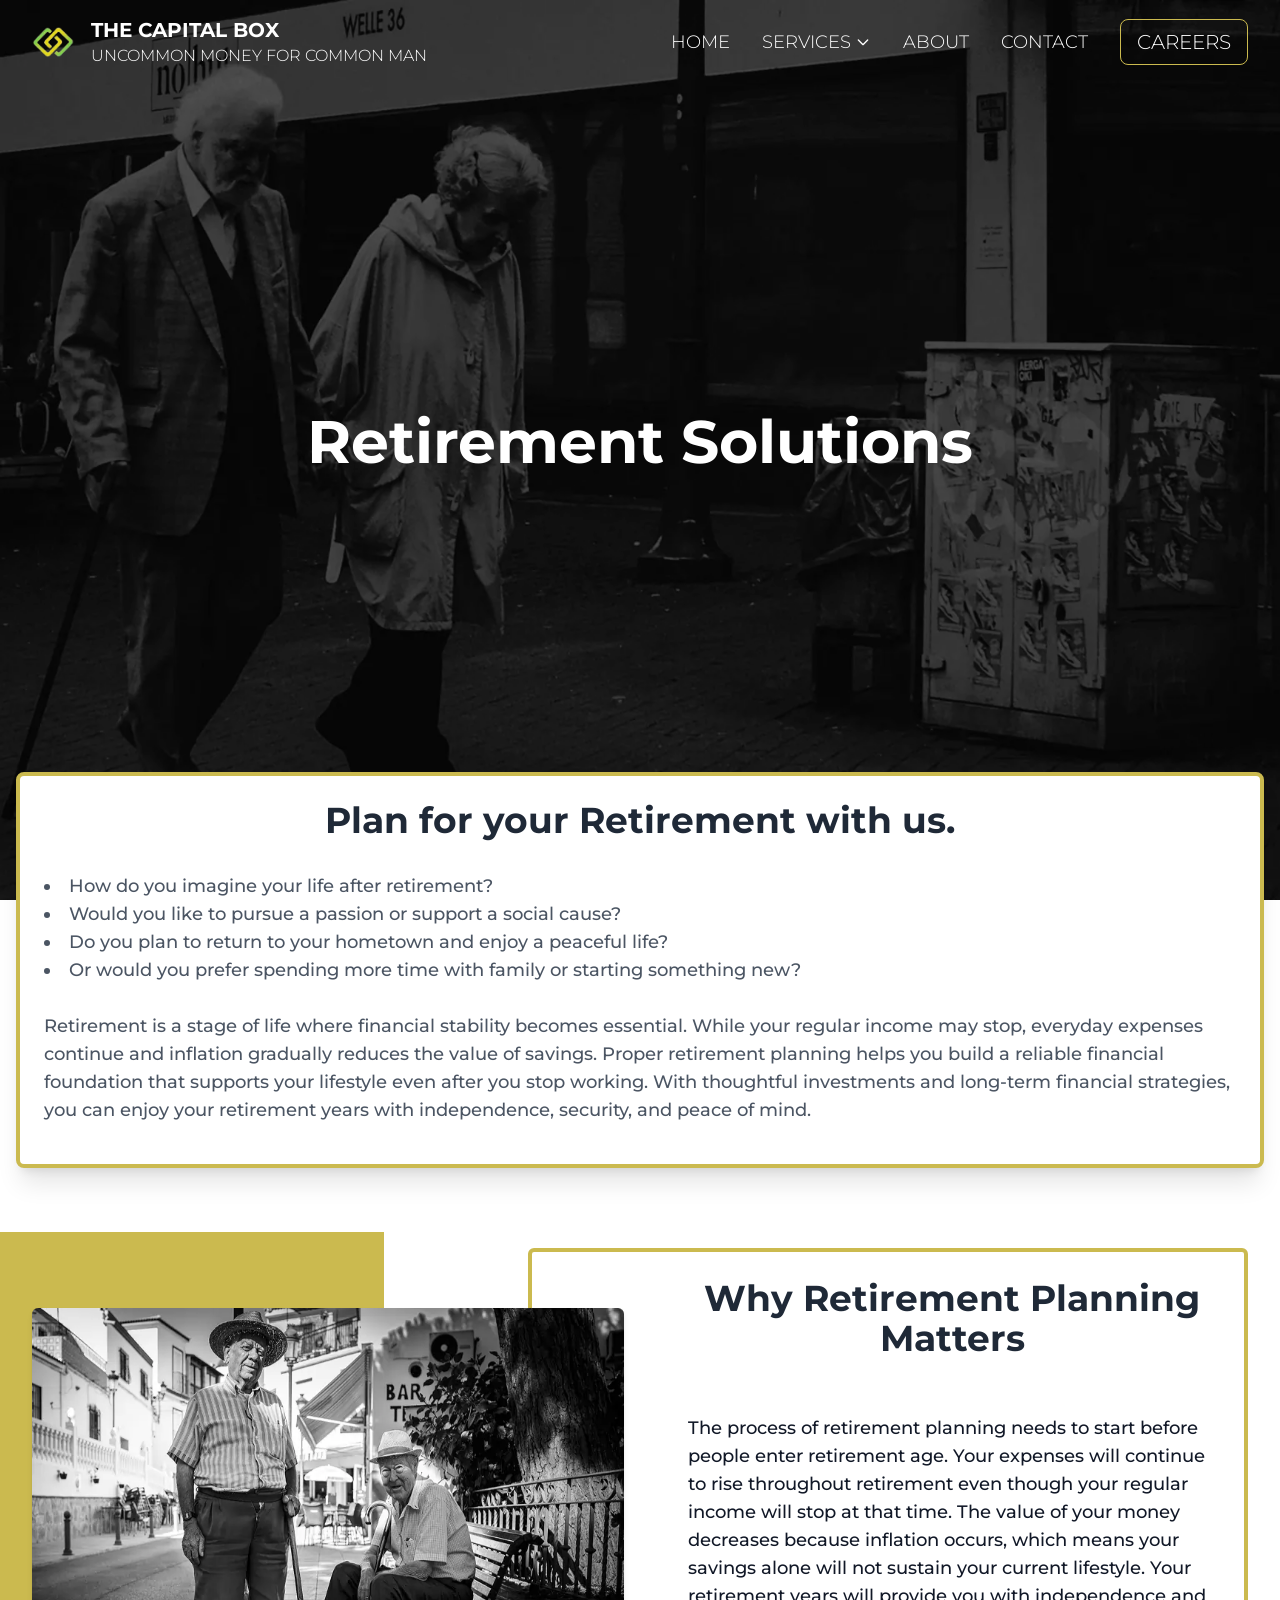
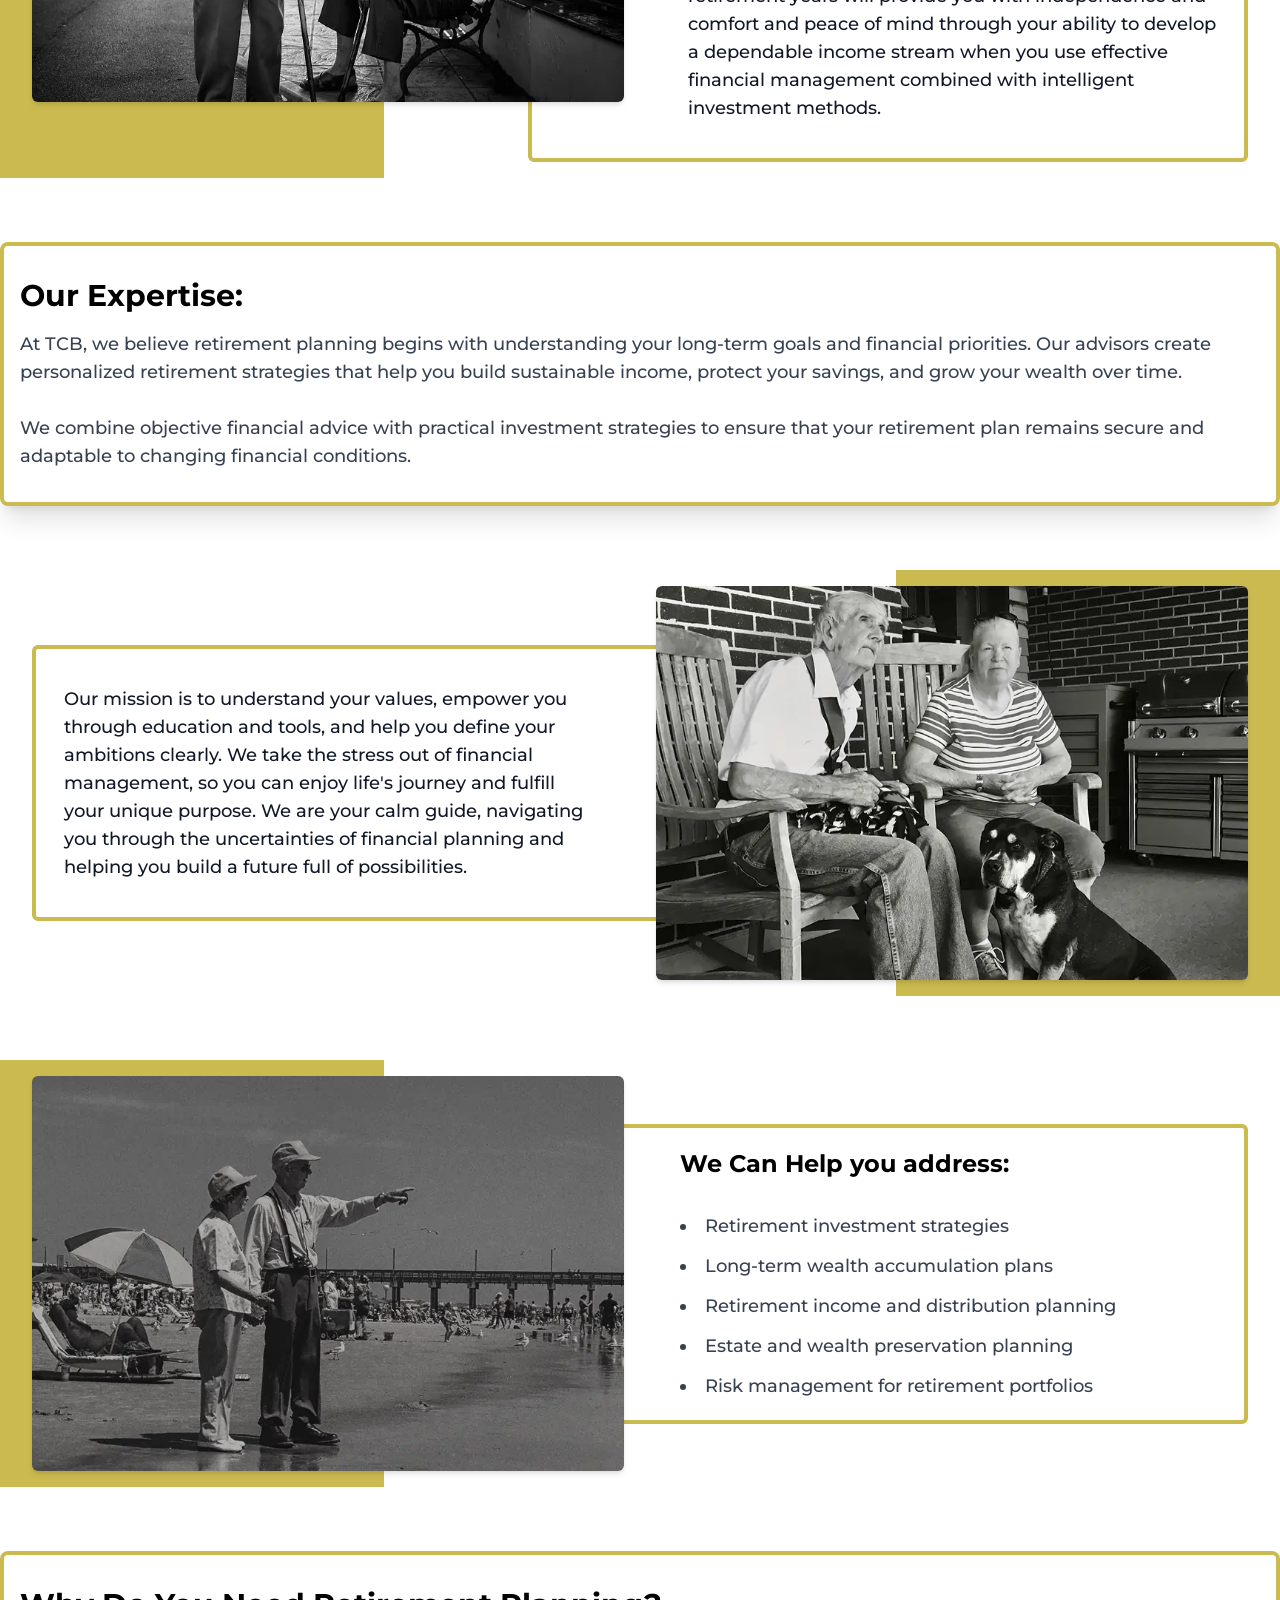
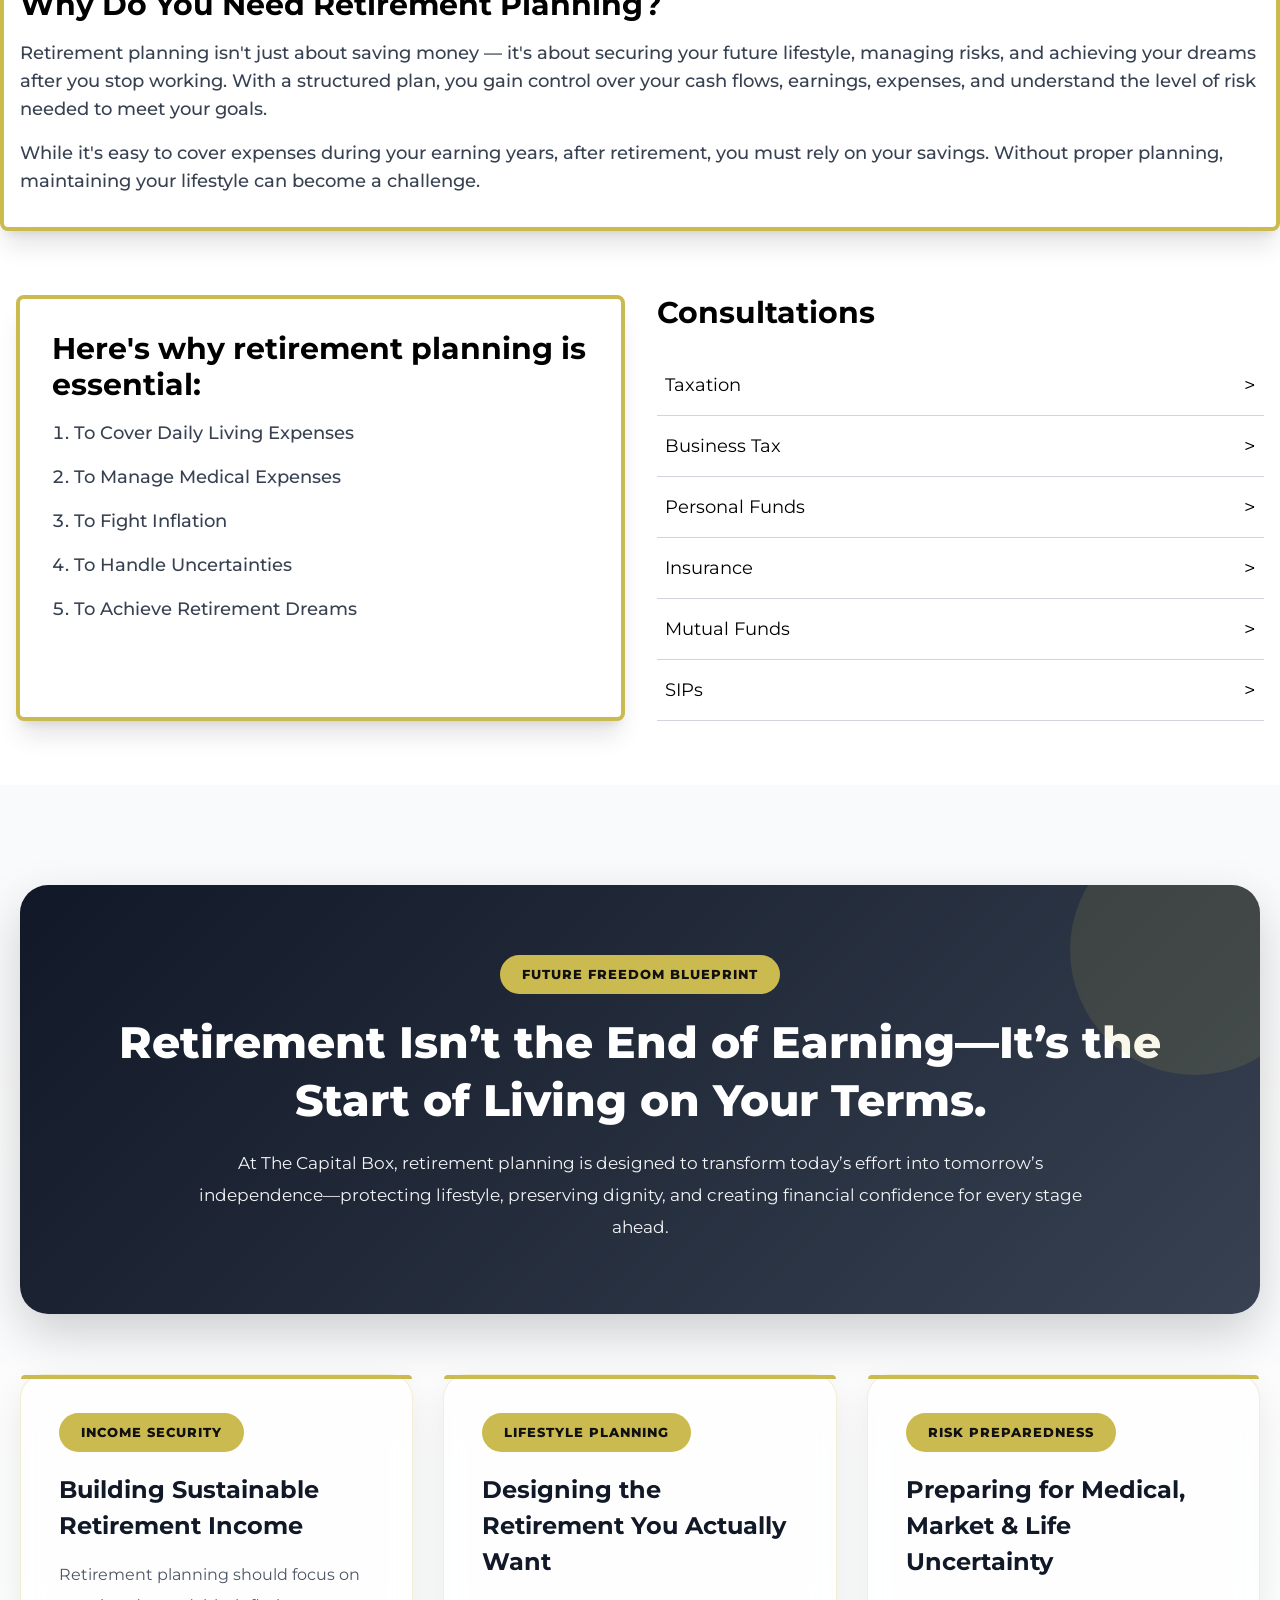
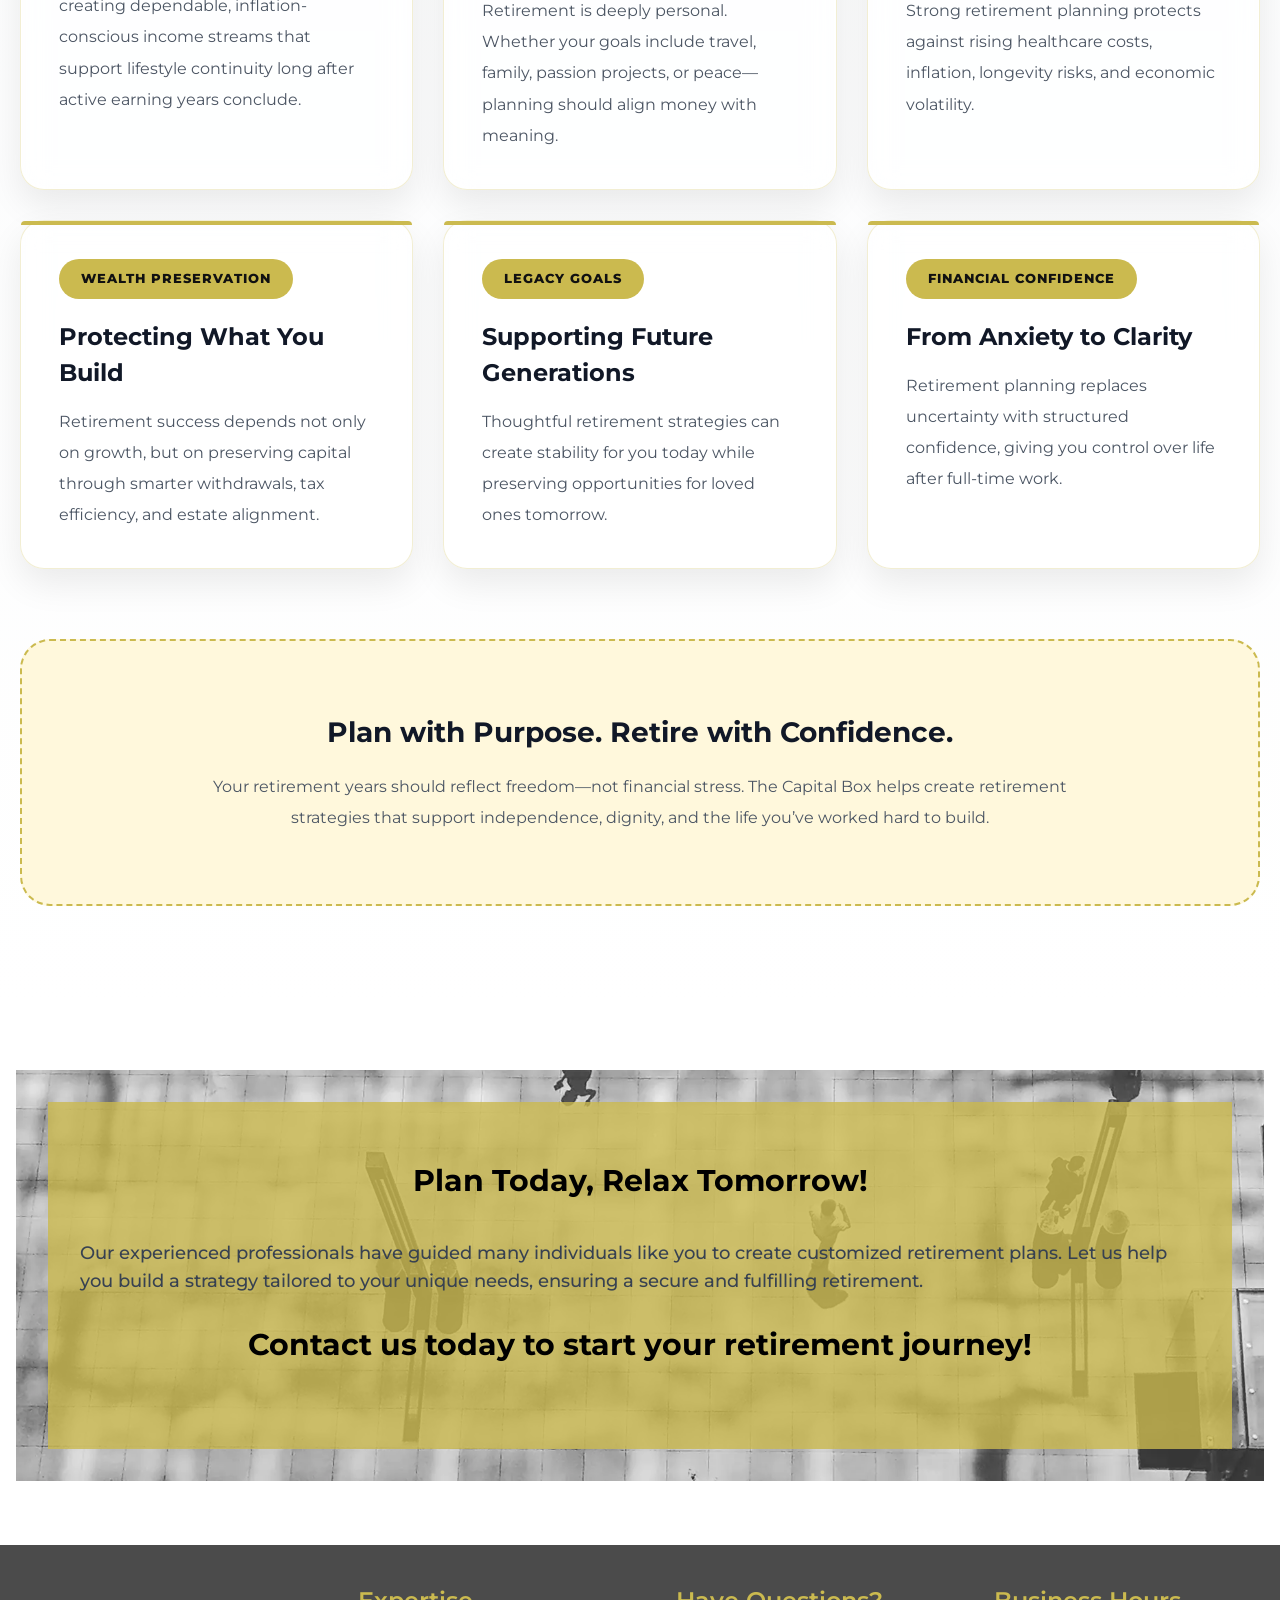
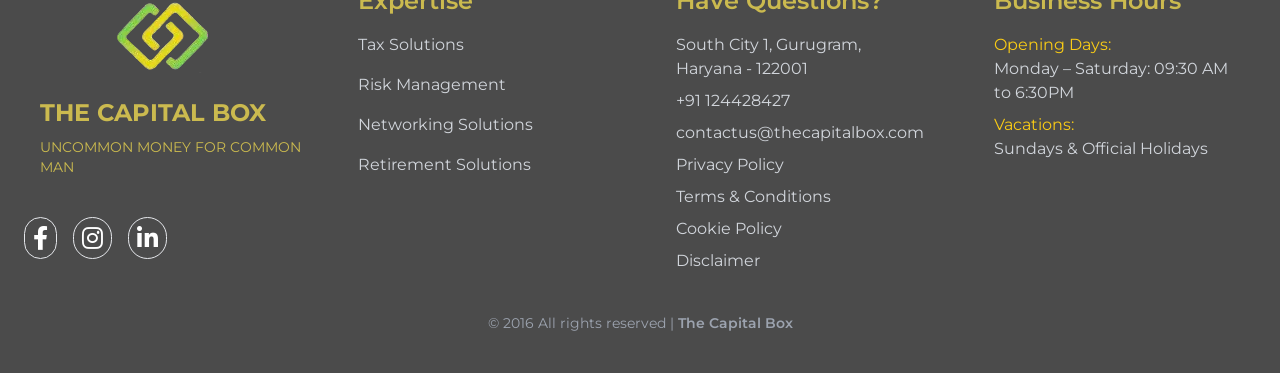
<file: public_html/retirementsolutions.html>
<!DOCTYPE html>
<html lang="en">
  <head>
      <script async src="https://pagead2.googlesyndication.com/pagead/js/adsbygoogle.js?client=ca-pub-6537490720599944"
     crossorigin="anonymous"></script>
      <!-- Google tag (gtag.js) -->
<script async src="https://www.googletagmanager.com/gtag/js?id=G-KRYCB19FX7"></script>
<script>
  window.dataLayer = window.dataLayer || [];
  function gtag(){dataLayer.push(arguments);}
  gtag('js', new Date());

  gtag('config', 'G-KRYCB19FX7');
</script>
    <meta charset="UTF-8" />
    <meta name="viewport" content="width=device-width, initial-scale=1" />

    <!-- SEO Meta Tags -->
    <meta
      name="description"
      content="Plan your golden years with The Capital Box’s personalized retirement solutions. Tailored investing, distribution, estate, and risk strategies."
    />
    <meta
      name="keywords"
      content="retirement planning, retirement solutions, retirement investing strategies, estate planning, retirement risk management, personal financial plan insurance, mutual funds, risk management services, sips "
    />
    <meta name="author" content="The Capital Box" />
    <meta name="publisher" content="The Capital Box" />
    <meta name="robots" content="index, follow" />
    <link
      rel="canonical"
      href="https://www.thecapitalbox.com/retirementsolutions.html"
    />

    <title>The Capital Box | Expert Retirement Planning & Solutions</title>

    <!-- Preload critical CSS for better performance -->
    <link rel="preload" href="styles.css" as="style" />
    <link rel="stylesheet" href="styles.css" />
    <link rel="stylesheet" href="global.css" />

    <!-- Preconnect for faster external resource loading -->
    <link rel="preconnect" href="https://fonts.googleapis.com" />
    <link rel="preconnect" href="https://fonts.gstatic.com" crossorigin />

    <!-- Favicon with multiple sizes for cross-device compatibility -->
    <link
      rel="icon"
      href="public/assets/logo-1.webp"
      type="image/png"
      sizes="32x32"
    />
    <link
      rel="icon"
      href="public/assets/logo-1.webp"
      type="image/png"
      sizes="16x16"
    />

    <!-- Google Fonts -->
    <link
      href="https://fonts.googleapis.com/css2?family=Montserrat:ital,wght@0,100..900;1,100..900&display=swap"
      rel="stylesheet"
    />

    <!-- Font Awesome for icons -->
    <link
      rel="stylesheet"
      href="https://cdnjs.cloudflare.com/ajax/libs/font-awesome/6.0.0-beta3/css/all.min.css"
    />

    <!-- Open Graph Meta Tags for better social media preview -->
    <meta
      property="og:title"
      content="The Capital Box | Expert Retirement Planning & Solutions"
    />
    <meta
      property="og:description"
      content="Learn more about The Capital Box, a platform offering financial insights, market trends, and investment strategies."
    />
    <meta property="og:image" content="public/assets/logo-1.webp" />
    <meta
      property="og:url"
      content="https://thecapitalbox.com/src/retirementsolutions.html"
    />
    <meta property="og:type" content="website" />

    <!-- Twitter Card Meta Tags -->
    <meta
      name="twitter:title"
      content="The Capital Box | Expert Retirement Planning & Solutions"
    />
    <meta
      name="twitter:description"
      content="Discover who we are at The Capital Box and how we bring the latest financial news and investment strategies to you."
    />
    <meta name="twitter:image" content="public/assets/logo-1.webp" />
    <meta name="twitter:card" content="summary_large_image" />
    <style>
    .tcb-retire-wrap{
    padding:100px 0;
    background:linear-gradient(180deg,#f9fafb,#ffffff);
    overflow:hidden;
    }
    .tcb-retire-container{
    max-width:1320px;
    margin:auto;
    padding:0 20px;
    }
    .tcb-retire-hero{
    text-align:center;
    padding:70px 40px;
    border-radius:28px;
    background:linear-gradient(135deg,#111827,#374151);
    color:white;
    box-shadow:0 20px 50px rgba(0,0,0,0.18);
    position:relative;
    overflow:hidden;
    }
    .tcb-retire-hero:before{
    content:'';
    position:absolute;
    width:250px;
    height:250px;
    background:rgba(203,186,79,0.12);
    border-radius:50%;
    top:-60px;
    right:-60px;
    }
    .tcb-retire-badge{
    display:inline-block;
    background:#CBBA4F;
    color:#111;
    padding:10px 22px;
    border-radius:40px;
    font-size:13px;
    font-weight:800;
    letter-spacing:1px;
    text-transform:uppercase;
    margin-bottom:20px;
    }
    .tcb-retire-title{
    font-size:44px;
    font-weight:800;
    line-height:1.3;
    margin-bottom:18px;
    }
    .tcb-retire-text{
    font-size:16px;
    line-height:1.95;
    color:#4b5563;
    }
    .tcb-retire-grid{
    display:grid;
    grid-template-columns:repeat(3,1fr);
    gap:30px;
    margin-top:60px;
    }
    .tcb-retire-card{
    background:rgba(255,255,255,0.75);
    backdrop-filter:blur(14px);
    padding:38px;
    border-radius:24px;
    border:1px solid rgba(203,186,79,0.25);
    box-shadow:0 15px 35px rgba(0,0,0,0.08);
    transition:all .4s ease;
    position:relative;
    }
    .tcb-retire-card:hover{
    transform:translateY(-12px) scale(1.02);
    box-shadow:0 25px 45px rgba(203,186,79,0.22);
    }
    .tcb-retire-card:after{
    content:'';
    position:absolute;
    left:0;
    top:0;
    width:100%;
    height:4px;
    background:#CBBA4F;
    border-radius:24px 24px 0 0;
    }
    .tcb-retire-card h3{
    font-size:24px;
    font-weight:700;
    margin-bottom:15px;
    color:#111827;
    }
    .tcb-retire-highlight{
    margin-top:70px;
    padding:70px;
    border-radius:30px;
    background:#fff8dc;
    border:2px dashed #CBBA4F;
    text-align:center;
    }
    .tcb-retire-quote{
    font-size:28px;
    font-weight:700;
    color:#111827;
    margin-bottom:18px;
    }
    @media(max-width:992px){
    .tcb-retire-grid{grid-template-columns:1fr 1fr;}
    }
    @media(max-width:768px){
    .tcb-retire-grid{grid-template-columns:1fr;}
    .tcb-retire-title{font-size:32px;}
    .tcb-retire-highlight{padding:40px 25px;}
    }
    </style>
  </head>

  <body>
    <!-- Loading Spinner -->
    <div
      id="loading-spinner"
      class="fixed inset-0 flex items-center justify-center bg-white z-50"
    >
      <div class="loader"></div>
    </div>
    <!-- Navbar -->
    <nav
      id="navbar"
      class="navbar fixed top-0 w-full z-40 py-4 md:px-6 transition-all duration-300"
    >
      <div class="mx-auto flex justify-between items-center px-2">
        <div class="flex items-center">
          <a href="/" class="text-white text-xl font-bold">
            <img
              src="public/assets/logo-1.webp"
              alt="the capital box logo"
              class="h-8"
            />
          </a>
          <div class="flex flex-col ml-4 md:hidden lg:block">
            <p class="uppercase text-white text-md md:text-xl font-bold">
              The Capital Box
            </p>
            <p class="uppercase text-white text-xs md:text-base font-light">
              UNCOMMON MONEY FOR COMMON MAN
            </p>
          </div>
        </div>

        <div class="hidden md:flex items-center space-x-8">
          <a
            href="/"
            class="text-white hover:text-primary transition text-lg font-light uppercase"
            >Home</a
          >

          <!-- Dropdown Menu -->
          <div class="dropdown relative w-full">
            <button
              class="text-white hover:text-primary transition flex items-center text-lg font-light uppercase"
              id="dropdownToggle"
            >
              Services
              <svg
                xmlns="http://www.w3.org/2000/svg"
                class="h-4 w-4 ml-1"
                fill="none"
                viewBox="0 0 24 24"
                stroke="currentColor"
              >
                <path
                  stroke-linecap="round"
                  stroke-linejoin="round"
                  stroke-width="2"
                  d="M19 9l-7 7-7-7"
                />
              </svg>
            </button>
            <div class="dropdown-menu bg-white rounded shadow-lg mt-2 w-56">
              <div class="py-2">
                <a
                  href="./taxsolution.html"
                  class="block px-4 py-2 hover:bg-gray-100 hover:text-primary text-gray-700"
                  >Tax Solutions</a
                >
                <a
                  href="./retirementsolutions.html"
                  class="block px-4 py-2 hover:bg-gray-100 hover:text-primary text-gray-700"
                  >Retirement Solutions</a
                >
                <a
                  href="./networksolution.html"
                  class="block px-4 py-2 hover:bg-gray-100 hover:text-primary text-gray-700"
                  >Networking Solutions
                </a>
                <a
                  href="./riskmanagement.html"
                  class="block px-4 py-2 hover:bg-gray-100 hover:text-primary text-gray-700"
                  >Risk Management</a
                >
              </div>
            </div>
          </div>

          <a
            href="./about.html"
            class="text-white hover:text-primary transition text-lg font-light uppercase"
            >About</a
          >
          <a
            href="./contact.html"
            class="text-white hover:text-primary transition text-lg font-light uppercase"
            >Contact</a
          >
          <a
            href="./careers.html"
            class="text-white transition text-xl uppercase font-light border border-primary rounded-lg px-4 py-2 hover:bg-[#CBBA4F] hover:text-white hover:font-normal"
            >Careers</a
          >
        </div>

        <!-- Mobile menu button -->
        <div class="md:hidden">
          <button id="mobile-menu-button" class="text-white">
            <!-- Hamburger Icon -->
            <svg
              id="hamburger-icon"
              xmlns="http://www.w3.org/2000/svg"
              class="h-6 w-6"
              fill="none"
              viewBox="0 0 24 24"
              stroke="currentColor"
            >
              <path
                stroke-linecap="round"
                stroke-linejoin="round"
                stroke-width="2"
                d="M4 6h16M4 12h16M4 18h16"
              />
            </svg>
            <!-- X Icon (hidden by default) -->
            <svg
              id="close-icon"
              class="h-6 w-6 hidden"
              xmlns="http://www.w3.org/2000/svg"
              fill="none"
              viewBox="0 0 24 24"
              stroke="currentColor"
            >
              <path
                stroke-linecap="round"
                stroke-linejoin="round"
                stroke-width="2"
                d="M6 18L18 6M6 6l12 12"
              />
            </svg>
          </button>
        </div>
      </div>

      <!-- Mobile menu -->
      <div
        id="mobile-menu"
        class="hidden md:hidden bg-navColor bg-opacity-40 mt-4 py-2"
      >
        <a
          href="/"
          class="block px-6 py-2 text-white hover:bg-primary"
          >Home</a
        >
        <div class="relative">
          <button
            id="mobile-dropdown-button"
            class="w-full text-left px-6 py-2 text-white hover:bg-primary flex justify-between items-center"
          >
            Services
            <svg
              xmlns="http://www.w3.org/2000/svg"
              class="h-4 w-4"
              fill="none"
              viewBox="0 0 24 24"
              stroke="currentColor"
            >
              <path
                stroke-linecap="round"
                stroke-linejoin="round"
                stroke-width="2"
                d="M19 9l-7 7-7-7"
              />
            </svg>
          </button>
          <div
            id="mobile-dropdown"
            class="hidden bg-[#1F2937] rounded-lg mx-4 my-2"
          >
            <a
              href="./taxsolution.html"
              class="block px-6 py-2 text-white hover:bg-primary rounded-t-lg"
              >Tax Solutions</a
            >
            <a
              href="./retirementsolutions.html"
              class="block px-6 py-2 text-white hover:bg-primary"
              >Retirement Solutions</a
            >
            <a
              href="./networksolution.html"
              class="block px-6 py-2 text-white hover:bg-primary rounded-b-lg"
              >Networking Solutions</a
            >
            <a
              href="./riskmanagement.html"
              class="block px-6 py-2 text-white hover:bg-primary rounded-b-lg"
              >Risk Management</a
            >
          </div>
        </div>
        <a
          href="./about.html"
          class="block px-6 py-2 text-white hover:bg-primary"
          >About</a
        >
        <a
          href="./contact.html"
          class="block px-6 py-2 text-white hover:bg-primary"
          >Contact</a
        >
        <div class="flex justify-center mt-4">
          <a
            href="./careers.html"
            class="text-white transition text-xl uppercase font-light border border-primary rounded-lg px-4 py-2 hover:bg-[#CBBA4F] hover:text-white hover:font-normal"
            >Careers</a
          >
        </div>
      </div>
    </nav>
    <!--  -->
    <main>
      <!-- Hero Section -->
      <div class="relative">
        <!-- Hero Image -->
        <div
          class="w-full h-screen bg-cover bg-center relative overflow-hidden"
        >
          <img
            src="public/assets/SERVICES02.webp"
            alt="Hero Image"
            class="w-full h-full object-cover"
          />
          <!-- Hero Content -->
          <div
            class="absolute inset-0 bg-black bg-opacity-40 flex items-center justify-center"
          >
            <div class="text-center text-white px-4">
              <h1 class="text-xl md:text-4xl lg:text-6xl font-bold mb-4">
                Retirement Solutions
              </h1>
            </div>
          </div>
        </div>
        <!-- Overlapping Cards Container -->
        <div class="container mx-auto px-4 relative -mt-16 md:-mt-32 mb-16">
          <div class="w-full">
            <!-- First Card -->
            <div
              class="w-full bg-white rounded-lg shadow-xl transform transition duration-500 hover:-translate-y-2 border-4 border-primary rounded-lg bg-white"
            >
              <div class="p-6 flex flex-col gap-2 md:gap-4">
                <h2
                  class="text-xl md:text-4xl font-bold text-gray-800 mb-4 text-center"
                >
                  Plan for your Retirement with us.
                </h2>
                <ul
                  class="text-gray-600 mb-4 text-md md:text-lg font-medium list-disc list-inside"
                >
                  <li>How do you imagine your life after retirement?</li>
                  <li>Would you like to pursue a passion or support a social cause?</li>
                  <li>Do you plan to return to your hometown and enjoy a peaceful life?
</li>
                  <li>Or would you prefer spending more time with family or starting something new?</li><br>
                  <p>Retirement is a stage of life where financial stability becomes essential. While your regular income may stop, everyday expenses continue and inflation gradually reduces the value of savings. Proper retirement planning helps you build a reliable financial foundation that supports your lifestyle even after you stop working. With thoughtful investments and long-term financial strategies, you can enjoy your retirement years with independence, security, and peace of mind.</p>
                  
                </ul>
              </div>
            </div>
          </div>
        </div>
      </div>
      <!--  -->
      <!-- Second Section -->
      <div
        class="w-full h-full md:w-full relative px-4 my-6 md:my-0 md:px-8 py-4 sm:text-sm md:text-xl lg:text-lg xl:text-xl"
      >
        <div
          class="bg-primary w-[30vw] h-full absolute left-0 top-0 -z-10"
        ></div>
        <div class="max-w-7xl mx-auto">
          <div class="grid md:grid-cols-2 gap-8 items-center relative">
            <!-- Image -->
            <div
              class="relative z-10 transform transition duration-500 hover:scale-105"
            >
              <img
                src="public/assets/retire-02 - Copy.webp"
                alt="retirement"
                class="shadow-md w-full h-full object-cover rounded-md xl:block md:hidden lg:hidden sm:block"
              />
              <img
                srcset="
                  public/assets/retire-02-400w.avif 400w,
                  public/assets/retire-02-600w.avif 600w
                "
                sizes="(max-width: 400px) 400px, (min-width: 401px) 600px"
                src="public/assets/retire-02.webp"
                alt="retirement"
                width="800"
                height="650"
                loading="lazy"
                class="shadow-md w-full h-full object-cover rounded-md xl:hidden lg:block md:block sm:hidden hidden"
              />
            </div>

            <!-- Text Content with border that extends behind the image -->
            <div class="relative">
              <!-- Border that extends behind the image -->
              <div
                class="absolute top-0 bottom-0 -left-16 md:-left-24 lg:-left-32 right-0 border-4 border-primary rounded-md -z-5"
              ></div>

              <!-- The actual content -->
               <h4
                  class="text-xl md:text-4xl font-bold text-gray-800 mb-4 text-center " style="margin-top:30px;"
                >
                  Why Retirement Planning Matters
                </h4>
              <p
                class="relative z-10 py-10 p-8 text-md md:text-2xl text-gray-900 md:text-sm lg:text-lg font-medium"
              >
                The process of retirement planning needs to start before people enter retirement age. Your expenses will continue to rise throughout retirement even though your regular income will stop at that time. The value of your money decreases because inflation occurs, which means your savings alone will not sustain your current lifestyle. Your retirement years will provide you with independence and comfort and peace of mind through your ability to develop a dependable income stream when you use effective financial management combined with intelligent investment methods.
              </p>
            </div>
          </div>
        </div>
      </div>
      <!--  -->
      <!-- Our Expertise -->
      <div class="container mx-auto px-4 lg:px-0 my-16">
        <div class="w-full">
          <!-- First Card -->
          <div
            class="w-full px-4 py-8 bg-white rounded-lg shadow-xl transform transition duration-500 hover:-translate-y-2 border-4 border-primary rounded-lg bg-white"
          >
            <h2 class="text-3xl font-bold">Our Expertise:</h2>
            <p class="text-lg mt-4 text-gray-700 font-medium">
              At TCB, we believe retirement planning begins with understanding your long-term goals and financial priorities. Our advisors create personalized retirement strategies that help you build sustainable income, protect your savings, and grow your wealth over time.<br><br>

We combine objective financial advice with practical investment strategies to ensure that your retirement plan remains secure and adaptable to changing financial conditions.
            </p>
          </div>
        </div>
      </div>
      <!--  -->
      <div
        class="w-full h-full md:w-full relative px-4 my-6 md:my-16 md:px-8 py-4 sm:text-sm md:text-xl lg:text-lg xl:text-xl"
      >
        <div
          class="bg-primary z-2 w-[30vw] h-full absolute right-0 top-0 -z-10"
        ></div>
        <div class="max-w-7xl mx-auto">
          <div
            class="md:grid md:grid-cols-2 gap-8 items-center relative flex flex-col-reverse md:flex-row"
          >
            <!-- Text Content with border that extends behind the image -->
            <div class="relative">
              <!-- The actual content -->
              <p
                class="relative z-10 py-10 p-8 text-md md:text-2xl text-gray-900 md:text-sm lg:text-lg font-medium"
              >
                Our mission is to understand your values, empower you through
                education and tools, and help you define your ambitions clearly.
                We take the stress out of financial management, so you can enjoy
                life's journey and fulfill your unique purpose. We are your calm
                guide, navigating you through the uncertainties of financial
                planning and helping you build a future full of possibilities.
              </p>
              <!-- Border that extends behind the image -->
              <div
                class="absolute top-0 bottom-0 left-0 md:-right-24 lg:-right-32 right-0 border-4 border-primary rounded-md -z-5"
              ></div>
            </div>
            <!-- Image -->
            <div
              class="relative z-10 transform transition duration-500 hover:scale-105"
            >
              <img
                src="public/assets/retire-04 - Copy.webp"
                alt="retirement"
                class="shadow-md w-full h-full object-cover rounded-md xl:block md:hidden lg:hidden sm:block"
              />
              <img
                srcset="
                  public/assets/retire-04-400w.avif 400w,
                  public/assets/retire-04-600w.avif 600w
                "
                sizes="(max-width: 400px) 400px, (min-width: 401px) 600px"
                src="public/assets/retire-04.webp"
                alt="retirement"
                width="800"
                height="800"
                loading="lazy"
                class="shadow-md w-full h-full object-cover rounded-md xl:hidden lg:block md:block sm:hidden hidden"
              />
            </div>
          </div>
        </div>
      </div>
      <!--  -->
      <!-- We can help you address -->
      <div
        class="w-full h-full md:w-full relative px-4 my-6 md:my-16 md:px-8 py-4 sm:text-sm md:text-xl lg:text-lg xl:text-xl"
      >
        <div
          class="bg-primary w-[30vw] h-full absolute left-0 top-0 -z-10"
        ></div>
        <div class="max-w-7xl mx-auto">
          <div class="grid md:grid-cols-2 gap-8 items-center relative">
            <!-- Image -->
            <div
              class="relative z-10 transform transition duration-500 hover:scale-105"
            >
              <img
                src="public/assets/retire-03 - Copy.webp"
                alt="retirement"
                class="shadow-md w-full h-full object-cover rounded-md xl:block md:hidden lg:hidden sm:block"
              />
              <img
                srcset="
                  public/assets/retire-03-400w.avif 400w,
                  public/assets/retire-03-600w.avif 600w
                "
                sizes="(max-width: 400px) 400px, (min-width: 401px) 600px"
                src="public/assets/retire-03.webp"
                alt="retirement"
                width="800"
                height="650"
                loading="lazy"
                class="shadow-md w-full h-full object-cover rounded-md xl:hidden lg:block md:block sm:hidden hidden"
              />
            </div>

            <!-- Text Content with border that extends behind the image -->
            <div class="relative">
              <!-- Border that extends behind the image -->
              <div
                class="absolute top-0 bottom-0 -left-16 md:-left-24 lg:-left-32 right-0 border-4 border-primary rounded-md -z-5"
              ></div>

              <div class="relative z-10 p-6 flex flex-col gap-2 md:gap-4">
                <h2 class="text-2xl font-bold">We Can Help you address:</h2>
                <ul
                  class="text-md md:text-lg mt-4 text-gray-700 font-medium list-disc list-inside flex flex-col gap-3"
                >
                  <li>Retirement investment strategies  </li>
                  <li>Long-term wealth accumulation plans </li>
                  <li>Retirement income and distribution planning  </li>
                  <li>Estate and wealth preservation planning  </li>
                  <li>Risk management for retirement portfolios</li>
                </ul>
              </div>
            </div>
          </div>
        </div>
      </div>
      <!--  -->
      <!-- Need of Retirement Planning -->
      <div class="container mx-auto px-4 xl:px-0 my-16">
        <div class="w-full">
          <!-- First Card -->
          <div
            class="w-full px-4 py-8 bg-white rounded-lg shadow-xl transform transition duration-500 hover:-translate-y-2 border-4 border-primary rounded-lg bg-white"
          >
            <h2 class="text-xl md:text-3xl font-bold">
              Why Do You Need Retirement Planning?
            </h2>
            <p class="text-md md:text-lg mt-4 text-gray-700 font-medium">
              Retirement planning isn't just about saving money — it's about
              securing your future lifestyle, managing risks, and achieving your
              dreams after you stop working. With a structured plan, you gain
              control over your cash flows, earnings, expenses, and understand
              the level of risk needed to meet your goals.
            </p>
            <p class="text-md md:text-lg mt-4 text-gray-700 font-medium">
              While it's easy to cover expenses during your earning years, after
              retirement, you must rely on your savings. Without proper
              planning, maintaining your lifestyle can become a challenge.
            </p>
          </div>
        </div>
      </div>
      <!--  -->
      <!-- Retirement Planning & Consultaions -->
      <div class="container mx-auto px-4 my-16">
        <div class="w-full flex flex-col md:flex-row gap-8">
          <!-- First Card -->
          <div
            class="w-full md:w-1/2 px-4 md:px-8 py-8 bg-white rounded-lg shadow-xl transform transition duration-500 hover:-translate-y-2 border-4 border-primary rounded-lg bg-white"
          >
            <h2 class="text-xl lg:text-3xl font-bold">
              Here's why retirement planning is essential:
            </h2>
            <ol
              class="text-md md:text-lg mt-4 text-gray-700 font-medium list-decimal list-inside flex flex-col gap-4"
            >
              <div>
                <li onclick="dropDescription(this)" class="cursor-pointer">
                  To Cover Daily Living Expenses
                </li>
                <p
                  class="text-sm md:text-md mt-2 mx-2 md:mx-4 p-2 md:p-4 text-gray-700 font-medium bg-primary/30 hidden"
                >
                  Life doesn't stop after retirement, and neither do expenses.
                  Without a regular salary, having a retirement corpus ensures
                  your family's standard of living remains uncompromised.
                </p>
              </div>
              <div>
                <li onclick="dropDescription(this)" class="cursor-pointer">
                  To Manage Medical Expenses
                </li>
                <p
                  class="text-sm md:text-md mt-2 mx-2 md:mx-4 p-2 text-gray-700 font-medium bg-primary/30 hidden"
                >
                  As you age, health issues become more common — and expensive.
                  While health insurance helps, it may not cover everything.
                </p>
              </div>
              <div>
                <li onclick="dropDescription(this)" class="cursor-pointer">
                  To Fight Inflation
                </li>
                <p
                  class="text-sm md:text-md mt-2 mx-2 md:mx-4 p-2 text-gray-700 font-medium bg-primary/30 hidden"
                >
                  Prices of goods and services continuously rise. Without
                  planning, your money's value will erode over time.
                </p>
              </div>
              <div>
                <li onclick="dropDescription(this)" class="cursor-pointer">
                  To Handle Uncertainties
                </li>
                <p
                  class="text-sm md:text-md mt-2 mx-2 md:mx-4 p-2 text-gray-700 font-medium bg-primary/30 hidden"
                >
                  Life is unpredictable. Natural disasters, loss of loved ones,
                  or financial hardships can strike anytime.
                </p>
              </div>

              <div>
                <li onclick="dropDescription(this)" class="cursor-pointer">
                  To Achieve Retirement Dreams
                </li>
                <p
                  class="text-sm md:text-md mt-2 mx-2 md:mx-4 p-2 text-gray-700 font-medium bg-primary/30 hidden"
                >
                  Whether it's traveling the world, pursuing hobbies, or simply
                  living stress-free, your retirement dreams need funding.
                </p>
              </div>
            </ol>
          </div>
          <!--  -->
          <!-- Right Container with Consultation Options -->
          <div class="w-full md:w-1/2">
            <h2 class="text-2xl md:text-3xl font-bold mb-6">Consultations</h2>
            <div class="consultation-accordion">
              <!-- Option 1 -->
              <div class="border-b border-gray-300">
                <button
                  class="w-full py-4 px-2 flex justify-between items-center text-left transform transition duration-500 hover:-translate-y-2 hover:font-medium hover:text-primary"
                  onclick="togglePopup('taxation')"
                >
                  <span class="text-lg">Taxation</span>
                  <span class="text-xl">></span>
                </button>
              </div>

              <!-- Option 2 -->
              <div class="border-b border-gray-300">
                <button
                  class="w-full py-4 px-2 flex justify-between items-center text-left transform transition duration-500 hover:-translate-y-2 hover:font-medium hover:text-primary"
                  onclick="togglePopup('business')"
                >
                  <span class="text-lg">Business Tax</span>
                  <span class="text-xl">></span>
                </button>
              </div>

              <!-- Option 3 -->
              <div class="border-b border-gray-300">
                <button
                  class="w-full py-4 px-2 flex justify-between items-center text-left transform transition duration-500 hover:-translate-y-2 hover:font-medium hover:text-primary"
                  onclick="togglePopup('personal')"
                >
                  <span class="text-lg">Personal Funds</span>
                  <span class="text-xl">></span>
                </button>
              </div>

              <!-- Option 4 -->
              <div class="border-b border-gray-300">
                <button
                  class="w-full py-4 px-2 flex justify-between items-center text-left transform transition duration-500 hover:-translate-y-2 hover:font-medium hover:text-primary"
                  onclick="togglePopup('insurance')"
                >
                  <span class="text-lg">Insurance</span>
                  <span class="text-xl">></span>
                </button>
              </div>

              <!-- Option 5 -->
              <div class="border-b border-gray-300">
                <button
                  class="w-full py-4 px-2 flex justify-between items-center text-left transform transition duration-500 hover:-translate-y-2 hover:font-medium hover:text-primary"
                  onclick="togglePopup('mutual')"
                >
                  <span class="text-lg">Mutual Funds</span>
                  <span class="text-xl">></span>
                </button>
              </div>

              <!-- Option 6 -->
              <div class="border-b border-gray-300">
                <button
                  class="w-full py-4 px-2 flex justify-between items-center text-left transform transition duration-500 hover:-translate-y-2 hover:font-medium hover:text-primary"
                  onclick="togglePopup('sips')"
                >
                  <span class="text-lg">SIPs</span>
                  <span class="text-xl">></span>
                </button>
              </div>
            </div>
          </div>
        </div>
        <!-- Popup containers (hidden by default) -->
        <!-- taxation -->
        <div
          id="taxation"
          class="fixed inset-0 bg-black bg-opacity-50 z-50 hidden flex items-center justify-center"
        >
          <div
            class="bg-white p-8 rounded-lg max-w-lg w-full max-h-[80vh] overflow-y-auto mx-4 md:mx-0"
          >
            <div class="flex justify-between items-center mb-4">
              <h3 class="text-md md:text-2xl font-semibold text-primary">
                Important Taxation Insights
              </h3>

              <button onclick="togglePopup('taxation')" class="text-2xl">
                &times;
              </button>
            </div>
            <p class="text-gray-700 text-sm md:text-lg">
              Taxation plays a crucial role in funding essential public services
              such as infrastructure, healthcare, education, and national
              defense. Understanding taxation helps individuals and businesses
              make informed financial decisions.
            </p>
            <ul
              class="list-disc list-inside space-y-2 text-gray-700 text-sm md:text-lg"
            >
              <li>
                <strong>Direct and Indirect Taxes:</strong> Taxes are collected
                either directly (e.g., income tax) or indirectly (e.g., sales
                tax) based on earnings and consumption.
              </li>
              <li>
                <strong>Types of Taxes:</strong> Income tax, sales tax, property
                tax, excise duties, and customs duties each impact different
                aspects of the economy.
              </li>
              <li>
                <strong>Modern Tax Trends:</strong> Digital taxation,
                environmental taxes, and international cooperation like the
                Global Minimum Tax are reshaping global tax systems.
              </li>
              <li>
                <strong>Challenges:</strong> Governments face issues like tax
                evasion, regulatory complexity, and adapting to digital
                economies.
              </li>
            </ul>
          </div>
        </div>
        <!-- business -->
        <div
          id="business"
          class="fixed inset-0 bg-black bg-opacity-50 z-50 hidden flex items-center justify-center"
        >
          <div
            class="bg-white p-8 rounded-lg max-w-lg w-full max-h-[80vh] overflow-y-auto mx-4 md:mx-0"
          >
            <div class="flex justify-between items-center mb-4">
              <h3 class="text-md md:text-2xl font-semibold text-primary">
                Important Insights on Business Taxation
              </h3>

              <button onclick="togglePopup('business')" class="text-2xl">
                &times;
              </button>
            </div>
            <p class="text-gray-700 text-sm md:text-lg">
              Business taxation forms the backbone of economic fairness and
              national development. It ensures that companies contribute their
              fair share to the growth of public services and infrastructure.
            </p>
            <ul
              class="list-disc list-inside space-y-2 text-gray-700 text-sm md:text-lg"
            >
              <li>
                <strong>Corporate Income Tax:</strong> Companies are taxed on
                their net profits, impacting pricing, investment, and
                operational strategies.
              </li>
              <li>
                <strong>Sales Tax and VAT:</strong> Taxes applied to goods and
                services, influencing consumer behavior and business margins.
              </li>
              <li>
                <strong>Payroll and Excise Taxes:</strong> Businesses must
                contribute taxes for employee salaries and specific goods like
                fuel, alcohol, and tobacco.
              </li>
              <li>
                <strong>Global Tax Reforms:</strong> Initiatives like the Global
                Minimum Tax aim to create a level playing field internationally,
                reducing tax evasion through offshore operations.
              </li>
              <li>
                <strong>Digital and Green Taxation:</strong> Modern businesses,
                especially digital platforms, are now subject to new taxes
                promoting transparency and environmental responsibility.
              </li>
            </ul>
          </div>
        </div>
        <!-- Personal Fund -->
        <div
          id="personal"
          class="fixed inset-0 bg-black bg-opacity-50 z-50 hidden flex items-center justify-center"
        >
          <div
            class="bg-white p-8 rounded-lg max-w-lg w-full max-h-[80vh] overflow-y-auto mx-4 md:mx-0"
          >
            <div class="flex justify-between items-center mb-4">
              <h3 class="text-md md:text-2xl font-semibold text-primary">
                Important Insights on Personal Funds
              </h3>

              <button onclick="togglePopup('personal')" class="text-2xl">
                &times;
              </button>
            </div>
            <p class="text-gray-700 text-sm md:text-lg">
              Managing personal funds wisely is essential for achieving
              financial security, independence, and peace of mind. Understanding
              income sources and applying effective strategies ensures a stable
              financial future.
            </p>
            <ul
              class="list-disc list-inside space-y-2 text-gray-700 text-sm md:text-lg"
            >
              <li>
                <strong>Sources of Personal Funds:</strong> Salaries,
                investments, savings, inheritances, and pensions contribute to
                an individual's wealth.
              </li>
              <li>
                <strong>Importance of Fund Management:</strong> Smart budgeting,
                saving, and investing help meet daily needs, future goals, and
                emergency requirements.
              </li>
              <li>
                <strong>Modern Trends:</strong> Digital banking, automated
                investments, and new asset classes like cryptocurrencies are
                transforming personal finance management.
              </li>
              <li>
                <strong>Challenges:</strong> Rising living costs, unpredictable
                expenses, and lack of financial literacy can threaten financial
                stability if not addressed.
              </li>
              <li>
                <strong>Financial Literacy:</strong> Ongoing education in
                managing money, investments, and retirement planning is more
                important than ever for long-term success.
              </li>
            </ul>
          </div>
        </div>
        <!-- insurance -->
        <div
          id="insurance"
          class="fixed inset-0 bg-black bg-opacity-50 z-50 hidden flex items-center justify-center"
        >
          <div
            class="bg-white p-8 rounded-lg max-w-lg w-full max-h-[80vh] overflow-y-auto mx-4 md:mx-0"
          >
            <div class="flex justify-between items-center mb-4">
              <h3 class="text-md md:text-2xl font-semibold text-primary">
                Important Insights on Insurance
              </h3>

              <button onclick="togglePopup('insurance')" class="text-2xl">
                &times;
              </button>
            </div>
            <p class="text-gray-700 text-sm md:text-lg">
              Insurance offers financial protection against unexpected events
              such as accidents, illness, and emergencies. It is a crucial step
              toward securing your future and that of your loved ones.
            </p>
            <ul
              class="list-disc list-inside space-y-2 text-gray-700 text-sm md:text-lg"
            >
              <li>
                <strong>Tailored Coverage:</strong> Insurance plans customized
                to meet your specific needs, ensuring optimal protection.
              </li>
              <li>
                <strong>Affordable Premiums:</strong> Quality coverage at
                competitive rates, helping you balance cost and protection.
              </li>
              <li>
                <strong>Expert Support:</strong> Access to professional guidance
                in selecting the right insurance plan and navigating claims.
              </li>
              <li>
                <strong>Fast Claim Processing:</strong> Hassle-free and quick
                claims, ensuring you get the support you need when it matters
                most.
              </li>
              <li>
                <strong>Comprehensive Tax Assistance:</strong> Maximize your tax
                benefits through eligible insurance policies.
              </li>
              <li>
                <strong>24/7 Customer Service:</strong> Access to help anytime,
                ensuring you're never left without support.
              </li>
            </ul>
          </div>
        </div>
        <!-- mutual -->
        <div
          id="mutual"
          class="fixed inset-0 bg-black bg-opacity-50 z-50 hidden flex items-center justify-center"
        >
          <div
            class="bg-white p-8 rounded-lg max-w-lg w-full max-h-[80vh] overflow-y-auto mx-4 md:mx-0"
          >
            <div class="flex justify-between items-center mb-4">
              <h3 class="text-md md:text-2xl font-semibold text-primary">
                Important Insights on Mutual Funds
              </h3>

              <button onclick="togglePopup('mutual')" class="text-2xl">
                &times;
              </button>
            </div>
            <p class="text-gray-700 text-sm md:text-lg">
              Mutual funds allow you to invest in a diversified portfolio
              managed by professionals. They offer an opportunity to grow your
              wealth with relatively low risk and are perfect for both new and
              experienced investors.
            </p>
            <ul
              class="list-disc list-inside space-y-2 text-gray-700 text-sm md:text-lg"
            >
              <li>
                <strong>Diversified Portfolio:</strong> Spread your investments
                across different assets to minimize risk and maximize returns.
              </li>
              <li>
                <strong>Professional Management:</strong> Expert fund managers
                actively manage your investment for optimal growth.
              </li>
              <li>
                <strong>Affordable Investment:</strong> Start investing with
                small amounts and gradually build wealth over time.
              </li>
              <li>
                <strong>High Liquidity:</strong> Buy or sell your mutual fund
                units with ease when you need access to funds.
              </li>
              <li>
                <strong>Tax Benefits:</strong> Certain mutual fund schemes, like
                ELSS, offer tax-saving advantages under Section 80C.
              </li>
            </ul>
          </div>
        </div>
        <!-- SIPs -->
        <div
          id="sips"
          class="fixed inset-0 bg-black bg-opacity-50 z-50 hidden flex items-center justify-center"
        >
          <div
            class="bg-white p-8 rounded-lg max-w-lg w-full max-h-[80vh] overflow-y-auto mx-4 md:mx-0"
          >
            <div class="flex justify-between items-center mb-4">
              <h3 class="text-md md:text-2xl font-semibold text-primary">
                Important Insights on SIP's
              </h3>

              <button onclick="togglePopup('sips')" class="text-2xl">
                &times;
              </button>
            </div>
            <p class="text-gray-700 text-sm md:text-lg">
              A Systematic Investment Plan (SIP) is an easy and efficient way to
              invest in mutual funds regularly. It allows you to grow your
              wealth steadily, without the stress of market fluctuations, by
              investing small amounts at fixed intervals.
            </p>
            <ul
              class="list-disc list-inside space-y-2 text-gray-700 text-sm md:text-lg"
            >
              <li>
                <strong>Disciplined Saving:</strong> Set aside a fixed amount
                regularly, ensuring a consistent investment habit without
                pressure.
              </li>
              <li>
                <strong>Rupee Cost Averaging:</strong> Minimize market
                volatility by investing at different price points, which
                smoothens your investment journey.
              </li>
              <li>
                <strong>Flexible Investment:</strong> You can start, stop, or
                modify your SIP as per your needs and goals.
              </li>
              <li>
                <strong>Power of Compounding:</strong> Over time, your
                investments grow significantly due to the power of compounding.
              </li>
              <li>
                <strong>Affordable Start:</strong> You can begin your investment
                journey with amounts as low as ₹500, making SIPs accessible to
                everyone.
              </li>
            </ul>
          </div>
        </div>
      </div>
      <!--  -->
      
      <!-- RETIREMENT PAGE NEW ARTICLES START -->

        <section class="tcb-retire-wrap">
        <div class="tcb-retire-container">
        
        <!-- HERO -->
        <div class="tcb-retire-hero">
        <div class="tcb-retire-badge">Future Freedom Blueprint</div>
        <h2 class="tcb-retire-title">Retirement Isn’t the End of Earning—It’s the Start of Living on Your Terms.</h2>
        <p style="font-size:17px; line-height:1.9; max-width:900px; margin:auto; color:#f3f4f6;">
        At The Capital Box, retirement planning is designed to transform today’s effort into tomorrow’s independence—protecting lifestyle, preserving dignity, and creating financial confidence for every stage ahead.
        </p>
        </div>
        
        <!-- 3 PREMIUM CARDS -->
        <div class="tcb-retire-grid">
        
        <div class="tcb-retire-card">
        <div class="tcb-retire-badge">Income Security</div>
        <h3>Building Sustainable Retirement Income</h3>
        <p class="tcb-retire-text">
        Retirement planning should focus on creating dependable, inflation-conscious income streams that support lifestyle continuity long after active earning years conclude.
        </p>
        </div>
        
        <div class="tcb-retire-card">
        <div class="tcb-retire-badge">Lifestyle Planning</div>
        <h3>Designing the Retirement You Actually Want</h3>
        <p class="tcb-retire-text">
        Retirement is deeply personal. Whether your goals include travel, family, passion projects, or peace—planning should align money with meaning.
        </p>
        </div>
        
        <div class="tcb-retire-card">
        <div class="tcb-retire-badge">Risk Preparedness</div>
        <h3>Preparing for Medical, Market & Life Uncertainty</h3>
        <p class="tcb-retire-text">
        Strong retirement planning protects against rising healthcare costs, inflation, longevity risks, and economic volatility.
        </p>
        </div>
        
        <div class="tcb-retire-card">
        <div class="tcb-retire-badge">Wealth Preservation</div>
        <h3>Protecting What You Build</h3>
        <p class="tcb-retire-text">
        Retirement success depends not only on growth, but on preserving capital through smarter withdrawals, tax efficiency, and estate alignment.
        </p>
        </div>
        
        <div class="tcb-retire-card">
        <div class="tcb-retire-badge">Legacy Goals</div>
        <h3>Supporting Future Generations</h3>
        <p class="tcb-retire-text">
        Thoughtful retirement strategies can create stability for you today while preserving opportunities for loved ones tomorrow.
        </p>
        </div>
        
        <div class="tcb-retire-card">
        <div class="tcb-retire-badge">Financial Confidence</div>
        <h3>From Anxiety to Clarity</h3>
        <p class="tcb-retire-text">
        Retirement planning replaces uncertainty with structured confidence, giving you control over life after full-time work.
        </p>
        </div>
        
        </div>
        
        <!-- CLOSING -->
        <div class="tcb-retire-highlight">
        <h3 class="tcb-retire-quote">Plan with Purpose. Retire with Confidence.</h3>
        <p class="tcb-retire-text" style="max-width:900px; margin:auto;">
        Your retirement years should reflect freedom—not financial stress. The Capital Box helps create retirement strategies that support independence, dignity, and the life you’ve worked hard to build.
        </p>
        </div>
        
        </div>
        </section>
        
        <!-- RETIREMENT PAGE NEW ARTICLES END -->
      
      <!-- Plan today relax tommorow -->
      <section class="consultation-section my-16">
        <div class="container mx-auto px-4">
          <div class="h-full">
            <!-- Left Container with Image and Yellow Overlay -->
            <div class="w-full relative">
              <img
                src="public/assets/retire-05.webp"
                alt="Financial consultation"
                class="w-full h-full object-cover hidden md:block"
              />
              <img
                src="public/assets/tax-05.webp"
                alt="Financial consultation"
                class="w-full h-full object-cover hidden md:hidden"
              />
              <div
                class="md:absolute md:inset-0 bg-[#CBBA4F] bg-opacity-80 m-4 md:m-8 transform transition duration-500 hover:scale-[1.02]"
              >
                <div
                  class="p-4 md:p-8 h-full flex flex-col justify-center items-center gap-4 max-w-7xl mx-auto overflow-y-auto"
                >
                  <h2
                    class="text-lg md:text-3xl font-bold text-black mb-3 md:mb-6 text-center"
                  >
                    Plan Today, Relax Tomorrow!
                  </h2>
                  <p
                    class="text-md md:text-lg text-gray-700 font-medium mb-4 text-center md:text-start"
                  >
                    Our experienced professionals have guided many individuals
                    like you to create customized retirement plans. Let us help
                    you build a strategy tailored to your unique needs, ensuring
                    a secure and fulfilling retirement.
                  </p>
                  <h2
                    class="text-xl md:text-3xl font-bold text-black mb-6 text-center"
                  >
                    Contact us today to start your retirement journey!
                  </h2>
                </div>
              </div>
            </div>
          </div>
        </div>
      </section>
    </main>
    <!-- Footer -->
    <footer class="bg-[#4B4B4B] text-white py-10 px-6 text-sm md:text-base">
        <div
            class="w-full max-w-[90%] 2xl:max-w-[1600px] mx-auto grid grid-cols-1 sm:grid-cols-2 md:grid-cols-2 lg:grid-cols-4 gap-4 md:gap-10">
            <!-- Logo and Social Icons -->
            <div class="flex flex-col items-center justify-center md:items-start gap-8">
                <div class="flex flex-col items-center justify-center gap-6">
                    <img src="public/assets/logo-1.webp" alt="The Capital Box Logo" />
                    <div class="flex flex-col ml-4">
                        <h2
                            class="text-xl text-center md:text-start text-primary md:text-2xl font-bold leading-tight uppercase mb-2">
                            the capital box
                        </h2>
                        <p class="text-primary text-xs md:text-sm">
                            UNCOMMON MONEY FOR COMMON MAN
                        </p>
                    </div>
                </div>
                <div class="flex space-x-4 mt-2">
                    <a href="https://www.facebook.com/share/1Eqcw9arBm/" class="hover:text-primary"
                        aria-label="Facebook"><i
                            class="fab fa-facebook-f text-xl md:text-2xl border p-2 rounded-full hover:bg-white"></i></a>
                    <a href="https://www.instagram.com/thecapitalbox_/?igsh=MWg4c3o0MjdvNjVndQ%3D%3D#"
                        class="hover:text-primary" aria-label="instagram"><i
                            class="fab fa-instagram text-xl md:text-2xl border p-2 rounded-full hover:bg-white"></i></a>
                    <a href="https://www.linkedin.com/company/finfitt/" class="hover:text-primary"
                        aria-label="linkedin"><i
                            class="fab fa-linkedin-in text-xl md:text-2xl border p-2 rounded-full hover:bg-white"></i></a>
                </div>
            </div>

            <!-- Expertise -->
            <div class="px-4">
                <h3 class="text-lg md:text-2xl font-semibold mb-4 text-primary">
                    Expertise
                </h3>
                <div class="flex flex-col gap-4 text-gray-300">
                    <a href="./taxsolution.html" class="hover:text-primary">Tax Solutions</a>
                    <a href="./riskmanagement.html" class="hover:text-primary">Risk Management</a>
                    <a href="./networksolution.html" class="hover:text-primary">Networking Solutions</a>
                    <a href="./retirementsolutions.html" class="hover:text-primary">Retirement Solutions</a>
                </div>
            </div>

            <!-- Contact Info -->
            <div class="px-4">
                <h3 class="text-lg md:text-2xl font-semibold mb-4 text-primary">
                    Have Questions?
                </h3>
                <ul class="space-y-2 text-gray-300">
                    <li>South City 1, Gurugram, Haryana - 122001</li>
                    <li>+91 124428427</li>
                    <li>contactus@thecapitalbox.com</li>
                    <li>
                        <a href="privacy.html" class="hover:text-primary cursor-pointer">Privacy Policy</a>
                    </li>
                    <li>
                        <a href="terms.html" class="hover:text-primary cursor-pointer">Terms & Conditions</a>
                    </li>
                    <li>
                        <a href="cookie-policy.html" class="hover:text-primary cursor-pointer">Cookie Policy</a>
                    </li>
                    <li>
                        <a href="disclaimer.html" class="hover:text-primary cursor-pointer">Disclaimer</a>
                    </li>
                </ul>
            </div>

            <!-- Business Hours -->
            <div class="px-4">
                <h3 class="text-lg md:text-2xl font-semibold mb-4 text-primary">
                    Business Hours
                </h3>
                <ul class="space-y-2 text-gray-300">
                    <li>
                        <span class="text-yellow-400">Opening Days:</span> <br />
                        Monday – Saturday: 09:30 AM to 6:30PM
                    </li>
                    <li>
                        <span class="text-yellow-400">Vacations:</span> <br />
                        Sundays & Official Holidays
                    </li>
                </ul>
            </div>
        </div>

        <div class="mt-10 text-center text-xs md:text-sm text-gray-400">
            © 2016 All rights reserved |
            <a href="/" class="hover:text-primary font-semibold">The Capital Box</a>
        </div>
    </footer>

    <script type="application/ld+json">
      {
        "@context": "https://schema.org",
        "@type": "Organization",
        "name": "The Capital Box",
        "url": "https://www.thecapitalbox.com/",
        "logo": "https://www.thecapitalbox.com/public/assets/logo-1.webp",
        "description": "The Capital Box offers financial insights, market trends, and expert investment strategies, including enterprise networking solutions.",
        "contactPoint": {
          "@type": "ContactPoint",
          "telephone": "+91 124428427",
          "contactType": "customer service",
          "email": "contactus@thecapitalbox.com",
          "areaServed": "IN"
        },
        "address": {
          "@type": "PostalAddress",
          "streetAddress": "South City 1",
          "addressLocality": "Gurugram",
          "addressRegion": "Haryana",
          "postalCode": "122001",
          "addressCountry": "IN"
        },
        "sameAs": [
          "https://www.facebook.com/share/1Eqcw9arBm/",
          "https://www.instagram.com/thecapitalbox_/?igsh=MWg4c3o0MjdvNjVndQ%3D%3D#",
          "https://www.linkedin.com/company/finfitt/"
        ]
      }
    </script>

    <script src="main.js"></script>
  </body>
</html>
</file>
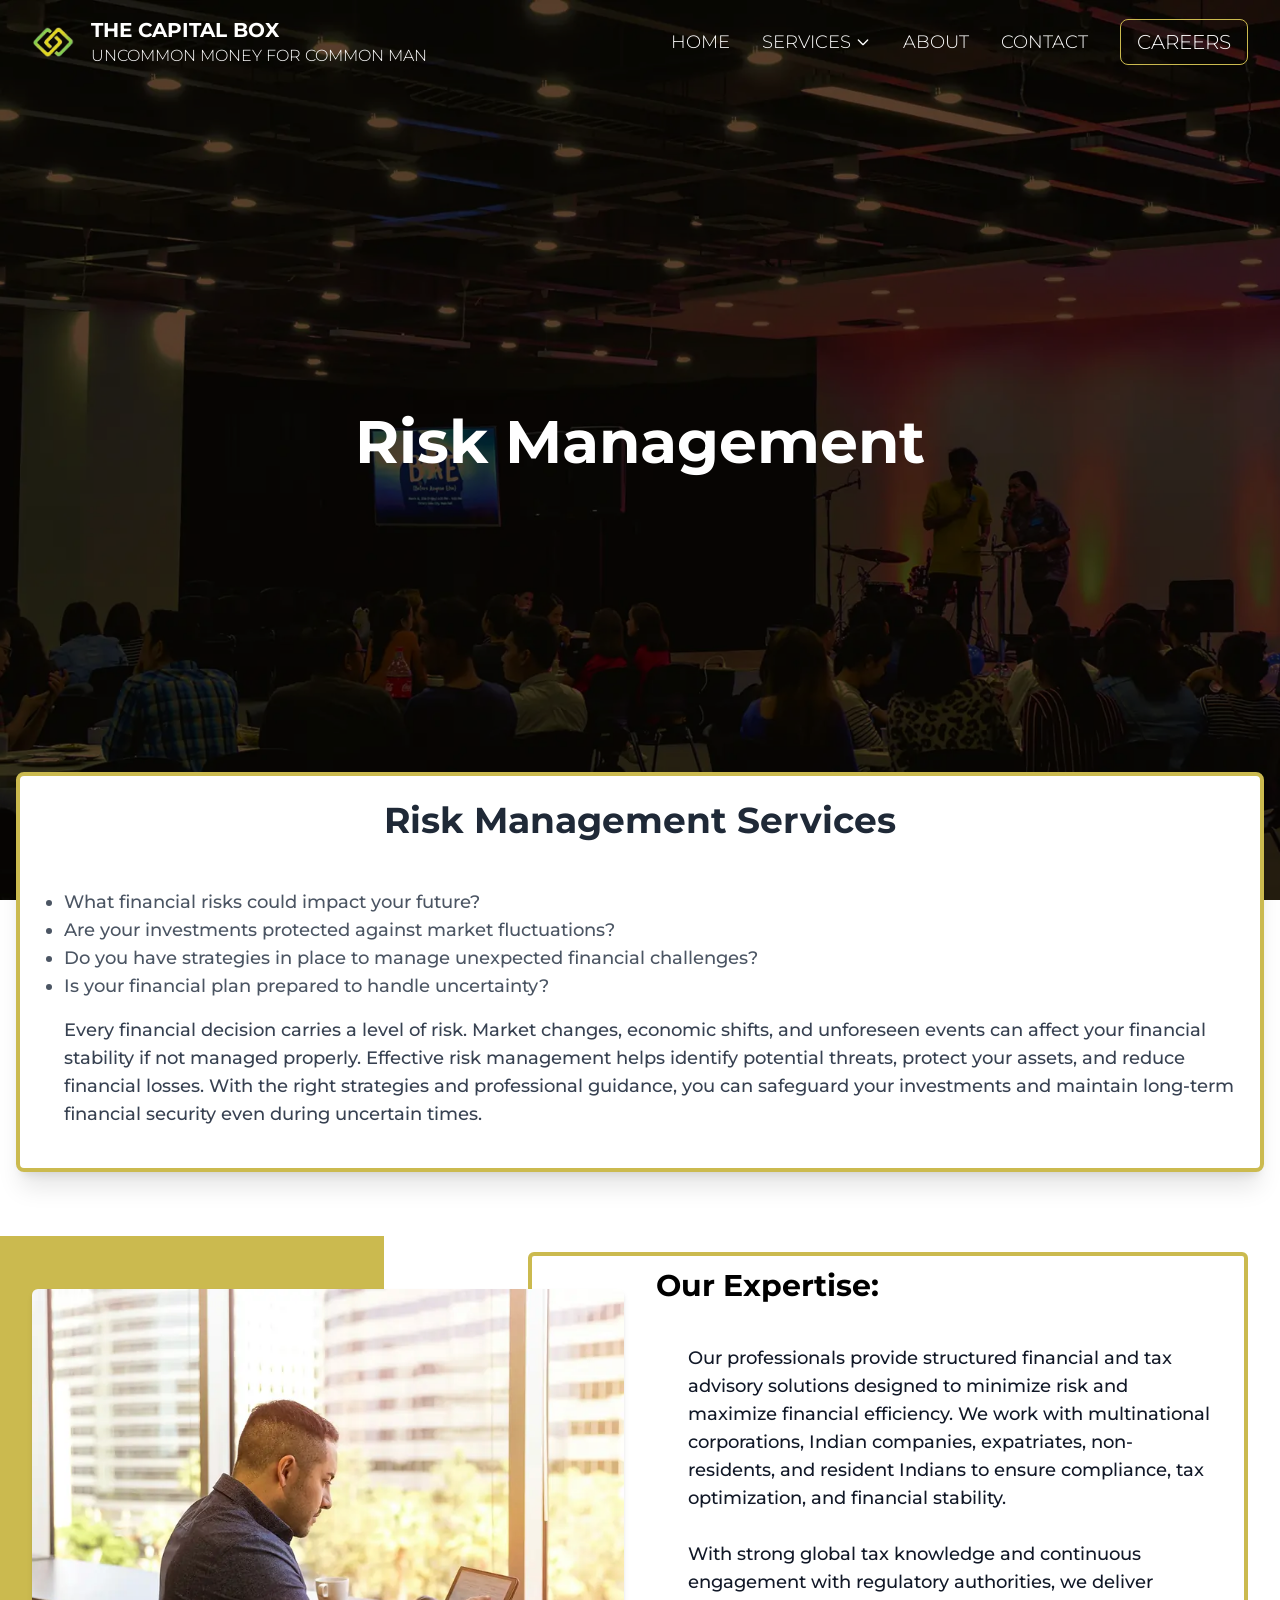
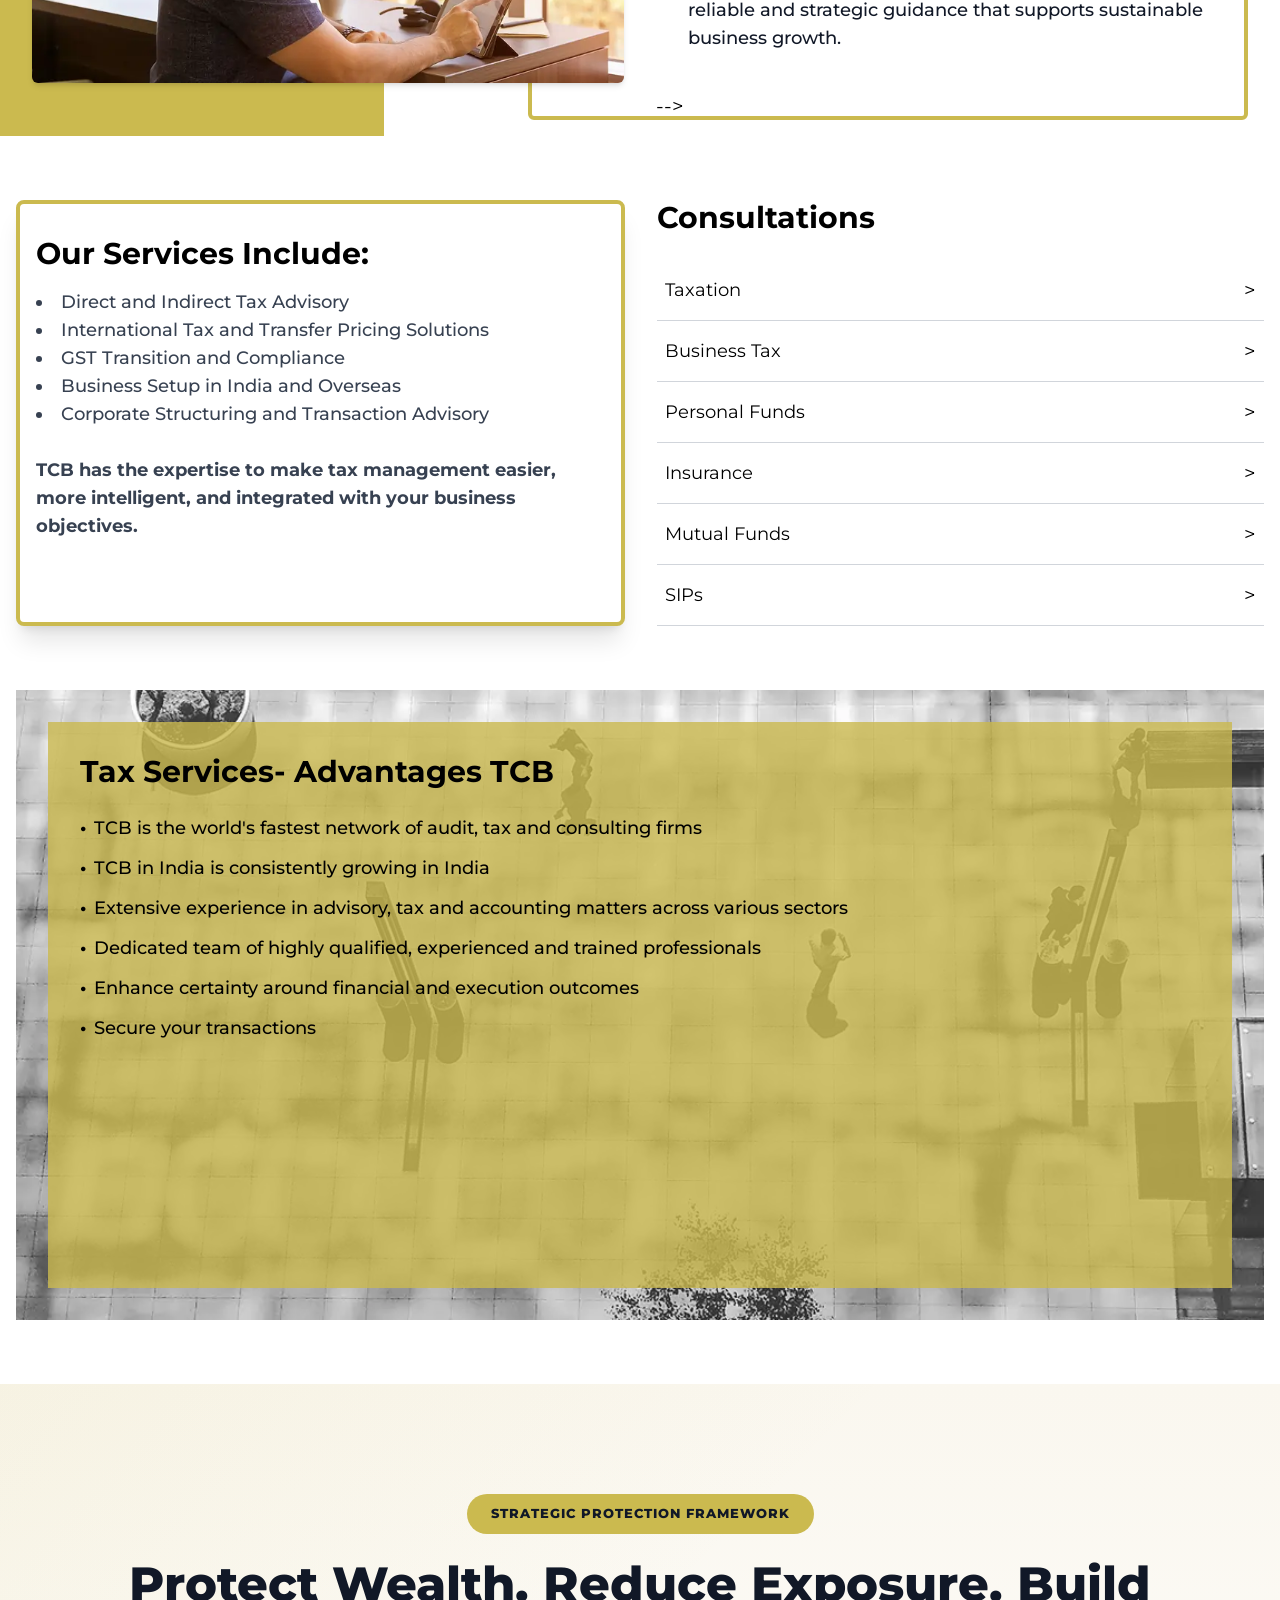
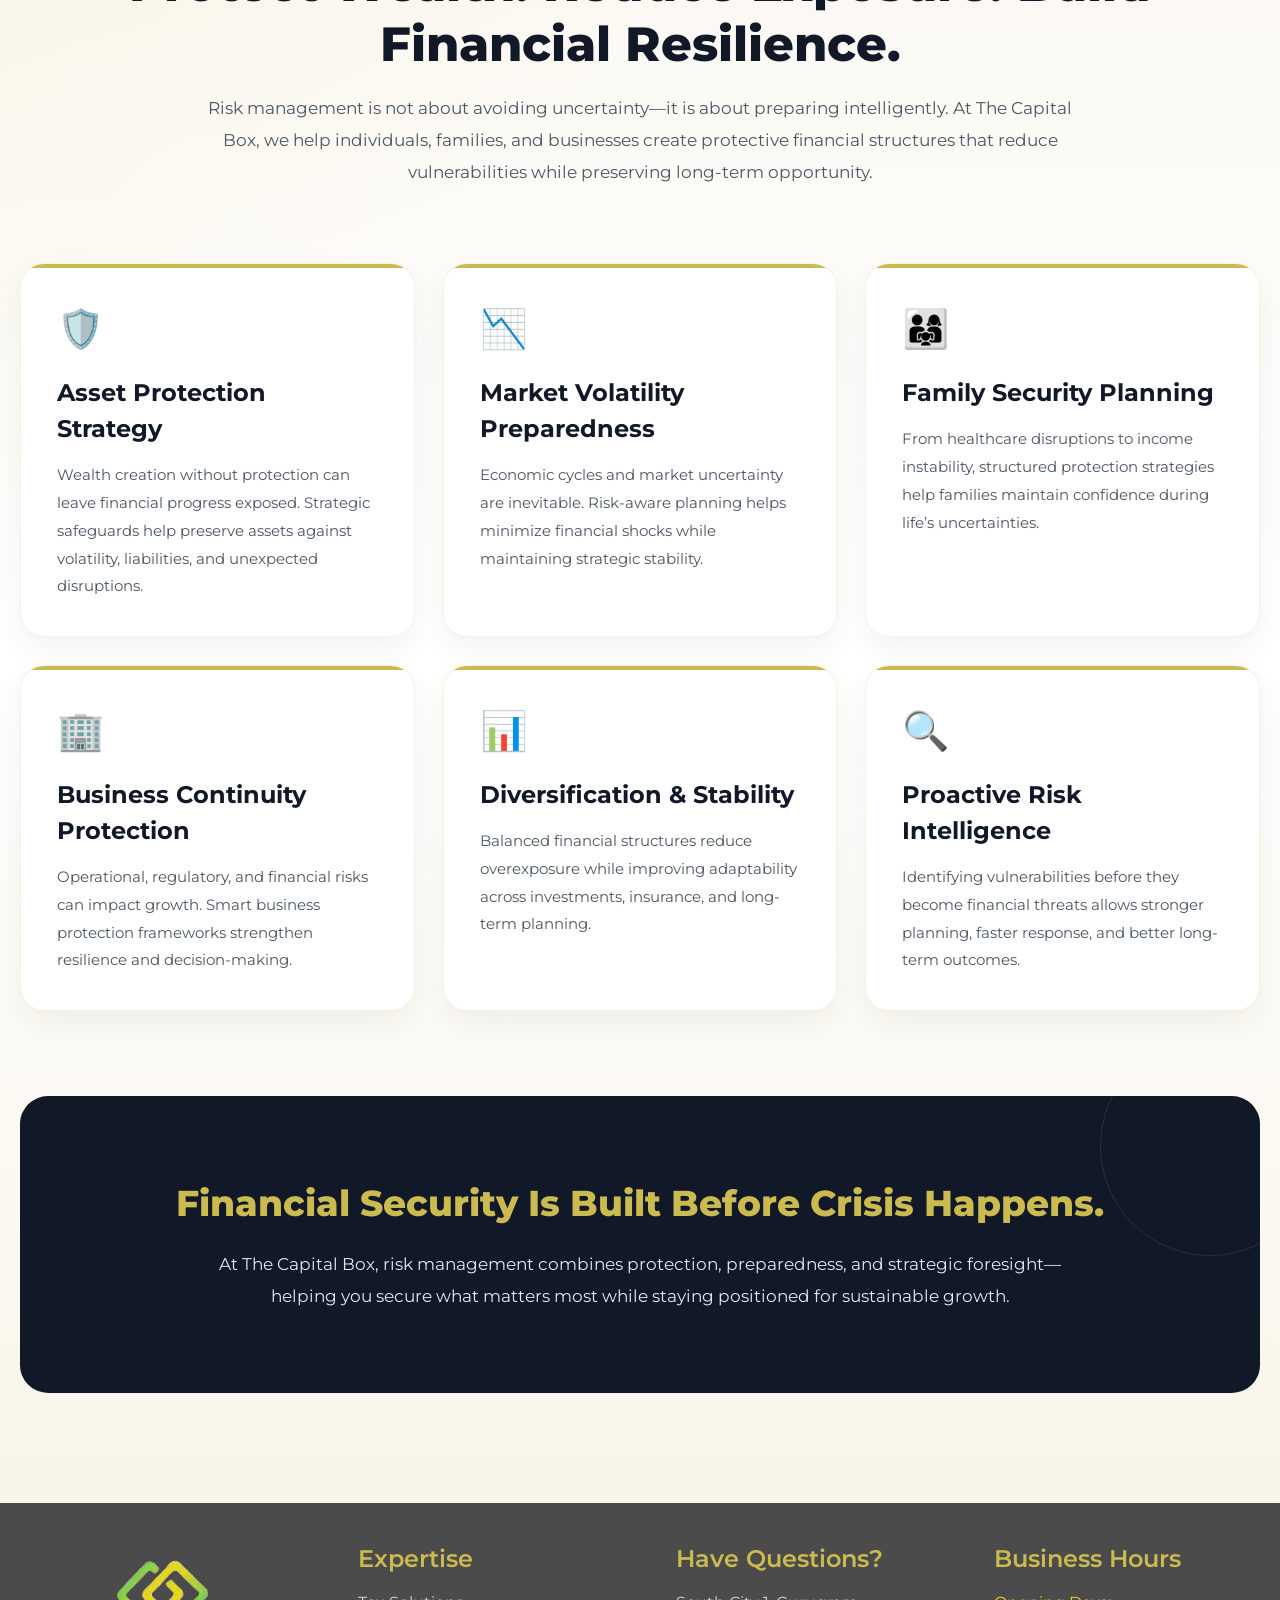
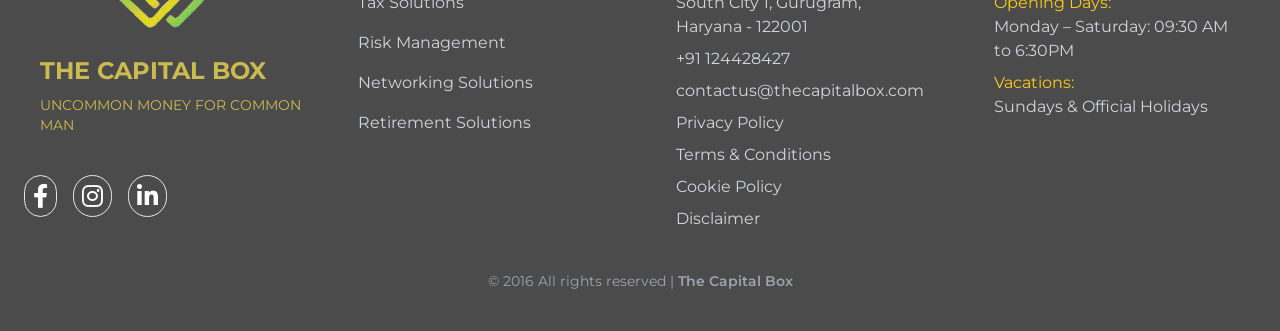
<file: public_html/riskmanagement.html>
<!DOCTYPE html>
<html lang="en">
  <head>
      <script async src="https://pagead2.googlesyndication.com/pagead/js/adsbygoogle.js?client=ca-pub-6537490720599944"
     crossorigin="anonymous"></script>
      <!-- Google tag (gtag.js) -->
<script async src="https://www.googletagmanager.com/gtag/js?id=G-KRYCB19FX7"></script>
<script>
  window.dataLayer = window.dataLayer || [];
  function gtag(){dataLayer.push(arguments);}
  gtag('js', new Date());

  gtag('config', 'G-KRYCB19FX7');
</script>
    <meta charset="UTF-8" />
    <meta name="viewport" content="width=device-width, initial-scale=1" />

    <!-- SEO Meta Tags -->
    <meta
      name="description"
      content="The Capital Box offers specialized risk management services—identification, mitigation, and ongoing monitoring—for individuals, families, and businesses."
    />
    <meta
      name="keywords"
      content="risk management, financial risk mitigation, business risk services, risk monitoring, portfolio risk management, the capital box, risk management services, risk management consultation"
    />
    <meta name="author" content="The Capital Box" />
    <meta name="robots" content="index, follow" />
    <meta name="publisher" content="The Capital Box" />
    <link
      rel="canonical"
      href="https://www.thecapitalbox.com/riskmanagement.html"
    />

    <title>The Capital Box | Risk Management & Financial Security</title>

    <!-- Preload critical CSS for performance -->
    <link rel="preload" href="styles.css" as="style" />
    <link rel="stylesheet" href="styles.css" />
    <link rel="stylesheet" href="global.css" />

    <!-- Preconnect for faster loading of external resources -->
    <link rel="preconnect" href="https://fonts.googleapis.com" />
    <link rel="preconnect" href="https://fonts.gstatic.com" crossorigin />

    <!-- Favicon with multiple sizes for cross-device compatibility -->
    <link
      rel="icon"
      href="public/assets/logo-1.webp"
      type="image/png"
      sizes="32x32"
    />
    <link
      rel="icon"
      href="public/assets/logo-1.webp"
      type="image/png"
      sizes="16x16"
    />

    <!-- Web Fonts -->
    <link
      href="https://fonts.googleapis.com/css2?family=Montserrat:ital,wght@0,100..900;1,100..900&display=swap"
      rel="stylesheet"
    />

    <!-- Font Awesome for icons -->
    <link
      rel="stylesheet"
      href="https://cdnjs.cloudflare.com/ajax/libs/font-awesome/6.0.0-beta3/css/all.min.css"
    />

    <!-- Open Graph Meta Tags for better social media preview -->
    <meta
      property="og:title"
      content="The Capital Box | Expert Risk Management & Financial Security"
    />
    <meta
      property="og:description"
      content="Specialized risk identification, mitigation, and monitoring services for complex portfo­lios and businesses."
    />
    <meta property="og:image" content="public/assets/logo-1.webp" />
    <meta
      property="og:url"
      content="https://thecapitalbox.com/src/riskmanagement.html"
    />
    <meta property="og:type" content="website" />

    <!-- Twitter Card Meta Tags -->
    <meta
      name="twitter:title"
      content="The Capital Box | Expert Risk Management & Financial Security"
    />
    <meta
      name="twitter:description"
      content="Tailored financial risk mitigation and monitoring services for individuals, families, and businesses."
    />
    <meta name="twitter:image" content="public/assets/logo-1.webp" />
    <meta name="twitter:card" content="summary_large_image" />

    <style>
    .tcb-risk-section{
    padding:110px 0;
    background:
    linear-gradient(135deg, rgba(203,186,79,0.08), transparent 30%),
    linear-gradient(180deg,#faf7ef,#ffffff,#f8f4e8);
    overflow:hidden;
    }
    .tcb-risk-container{
    max-width:1350px;
    margin:auto;
    padding:0 20px;
    }
    .tcb-risk-header{
    text-align:center;
    margin-bottom:75px;
    }
    .tcb-risk-badge{
    display:inline-block;
    padding:10px 24px;
    background:#CBBA4F;
    color:#111827;
    font-size:13px;
    font-weight:800;
    letter-spacing:1px;
    border-radius:50px;
    text-transform:uppercase;
    margin-bottom:20px;
    }
    .tcb-risk-title{
    font-size:48px;
    font-weight:800;
    line-height:1.25;
    color:#111827;
    margin-bottom:18px;
    }
    .tcb-risk-sub{
    max-width:900px;
    margin:auto;
    font-size:17px;
    line-height:1.9;
    color:#4b5563;
    }
    .tcb-risk-grid{
    display:grid;
    grid-template-columns:repeat(3,1fr);
    gap:28px;
    }
    .tcb-risk-card{
    background:#ffffff;
    padding:36px;
    border-radius:24px;
    border:1px solid rgba(203,186,79,0.18);
    box-shadow:0 12px 30px rgba(0,0,0,0.05);
    transition:all .35s ease;
    position:relative;
    overflow:hidden;
    }
    .tcb-risk-card:hover{
    transform:translateY(-10px);
    box-shadow:0 18px 40px rgba(203,186,79,0.18);
    }
    .tcb-risk-card::before{
    content:'';
    position:absolute;
    top:0;
    left:0;
    width:100%;
    height:4px;
    background:#CBBA4F;
    }
    .tcb-risk-icon{
    font-size:38px;
    display:block;
    margin-bottom:18px;
    }
    .tcb-risk-card h3{
    font-size:24px;
    font-weight:700;
    color:#111827;
    margin-bottom:14px;
    }
    .tcb-risk-card p{
    font-size:15px;
    line-height:1.85;
    color:#4b5563;
    }
    .tcb-risk-banner{
    margin-top:85px;
    background:#111827;
    border-radius:28px;
    padding:80px;
    text-align:center;
    color:white;
    position:relative;
    overflow:hidden;
    }
    .tcb-risk-banner::before{
    content:'';
    position:absolute;
    top:-60px;
    right:-60px;
    width:220px;
    height:220px;
    border:1px solid rgba(203,186,79,0.15);
    border-radius:50%;
    }
    .tcb-risk-banner h3{
    font-size:36px;
    font-weight:800;
    margin-bottom:18px;
    color:#CBBA4F;
    }
    .tcb-risk-banner p{
    font-size:17px;
    line-height:1.9;
    max-width:900px;
    margin:auto;
    color:#e5e7eb;
    }
    @media(max-width:992px){
    .tcb-risk-grid{grid-template-columns:1fr 1fr;}
    }
    @media(max-width:768px){
    .tcb-risk-grid{grid-template-columns:1fr;}
    .tcb-risk-title{font-size:34px;}
    .tcb-risk-banner{padding:45px 24px;}
    }
    </style>
  </head>

  <body>
    <!-- Loading Spinner -->
    <div
      id="loading-spinner"
      class="fixed inset-0 flex items-center justify-center bg-white z-50"
    >
      <div class="loader"></div>
    </div>
    <!--  -->
    <!-- Navbar -->
    <nav
      id="navbar"
      class="navbar fixed top-0 w-full z-40 py-4 md:px-6 transition-all duration-300"
    >
      <div class="mx-auto flex justify-between items-center px-2">
        <div class="flex items-center">
          <a href="/" class="text-white text-xl font-bold">
            <img
              src="public/assets/logo-1.webp"
              alt="the capital box logo"
              class="h-8"
            />
          </a>
          <div class="flex flex-col ml-4 md:hidden lg:block">
            <p class="uppercase text-white text-md md:text-xl font-bold">
              The Capital Box
            </p>
            <p class="uppercase text-white text-xs md:text-base font-light">
              UNCOMMON MONEY FOR COMMON MAN
            </p>
          </div>
        </div>

        <div class="hidden md:flex items-center space-x-8">
          <a
            href="/"
            class="text-white hover:text-primary transition text-lg font-light uppercase"
            >Home</a
          >

          <!-- Dropdown Menu -->
          <div class="dropdown relative w-full">
            <button
              class="text-white hover:text-primary transition flex items-center text-lg font-light uppercase"
              id="dropdownToggle"
            >
              Services
              <svg
                xmlns="http://www.w3.org/2000/svg"
                class="h-4 w-4 ml-1"
                fill="none"
                viewBox="0 0 24 24"
                stroke="currentColor"
              >
                <path
                  stroke-linecap="round"
                  stroke-linejoin="round"
                  stroke-width="2"
                  d="M19 9l-7 7-7-7"
                />
              </svg>
            </button>
            <div class="dropdown-menu bg-white rounded shadow-lg mt-2 w-56">
              <div class="py-2">
                <a
                  href="./taxsolution.html"
                  class="block px-4 py-2 hover:bg-gray-100 hover:text-primary text-gray-700"
                  >Tax Solutions</a
                >
                <a
                  href="./retirementsolutions.html"
                  class="block px-4 py-2 hover:bg-gray-100 hover:text-primary text-gray-700"
                  >Retirement Solutions</a
                >
                <a
                  href="./networksolution.html"
                  class="block px-4 py-2 hover:bg-gray-100 hover:text-primary text-gray-700"
                  >Networking Solutions
                </a>
                <a
                  href="./riskmanagement.html"
                  class="block px-4 py-2 hover:bg-gray-100 hover:text-primary text-gray-700"
                  >Risk Management</a
                >
              </div>
            </div>
          </div>

          <a
            href="./about.html"
            class="text-white hover:text-primary transition text-lg font-light uppercase"
            >About</a
          >
          <a
            href="./contact.html"
            class="text-white hover:text-primary transition text-lg font-light uppercase"
            >Contact</a
          >
          <a
            href="./careers.html"
            class="text-white transition text-xl uppercase font-light border border-primary rounded-lg px-4 py-2 hover:bg-[#CBBA4F] hover:text-white hover:font-normal"
            >Careers</a
          >
        </div>

        <!-- Mobile menu button -->
        <div class="md:hidden">
          <button id="mobile-menu-button" class="text-white">
            <!-- Hamburger Icon -->
            <svg
              id="hamburger-icon"
              xmlns="http://www.w3.org/2000/svg"
              class="h-6 w-6"
              fill="none"
              viewBox="0 0 24 24"
              stroke="currentColor"
            >
              <path
                stroke-linecap="round"
                stroke-linejoin="round"
                stroke-width="2"
                d="M4 6h16M4 12h16M4 18h16"
              />
            </svg>
            <!-- X Icon (hidden by default) -->
            <svg
              id="close-icon"
              class="h-6 w-6 hidden"
              xmlns="http://www.w3.org/2000/svg"
              fill="none"
              viewBox="0 0 24 24"
              stroke="currentColor"
            >
              <path
                stroke-linecap="round"
                stroke-linejoin="round"
                stroke-width="2"
                d="M6 18L18 6M6 6l12 12"
              />
            </svg>
          </button>
        </div>
      </div>

      <!-- Mobile menu -->
      <div
        id="mobile-menu"
        class="hidden md:hidden bg-navColor bg-opacity-40 mt-4 py-2"
      >
        <a
          href="/"
          class="block px-6 py-2 text-white hover:bg-primary"
          >Home</a
        >
        <div class="relative">
          <button
            id="mobile-dropdown-button"
            class="w-full text-left px-6 py-2 text-white hover:bg-primary flex justify-between items-center"
          >
            Services
            <svg
              xmlns="http://www.w3.org/2000/svg"
              class="h-4 w-4"
              fill="none"
              viewBox="0 0 24 24"
              stroke="currentColor"
            >
              <path
                stroke-linecap="round"
                stroke-linejoin="round"
                stroke-width="2"
                d="M19 9l-7 7-7-7"
              />
            </svg>
          </button>
          <div
            id="mobile-dropdown"
            class="hidden bg-[#1F2937] rounded-lg mx-4 my-2"
          >
            <a
              href="./taxsolution.html"
              class="block px-6 py-2 text-white hover:bg-primary rounded-t-lg"
              >Tax Solutions</a
            >
            <a
              href="./retirementsolutions.html"
              class="block px-6 py-2 text-white hover:bg-primary"
              >Retirement Solutions</a
            >
            <a
              href="./networksolution.html"
              class="block px-6 py-2 text-white hover:bg-primary rounded-b-lg"
              >Networking Solutions</a
            >
            <a
              href="./riskmanagement.html"
              class="block px-6 py-2 text-white hover:bg-primary rounded-b-lg"
              >Risk Management</a
            >
          </div>
        </div>
        <a
          href="./about.html"
          class="block px-6 py-2 text-white hover:bg-primary"
          >About</a
        >
        <a
          href="./contact.html"
          class="block px-6 py-2 text-white hover:bg-primary"
          >Contact</a
        >
        <div class="flex justify-center mt-4">
          <a
            href="./careers.html"
            class="text-white transition text-xl uppercase font-light border border-primary rounded-lg px-4 py-2 hover:bg-[#CBBA4F] hover:text-white hover:font-normal"
            >Careers</a
          >
        </div>
      </div>
    </nav>
    <!--  -->
    <main>
      <!-- Hero Section -->
      <div class="relative">
        <!-- Hero Image -->
        <div
          class="w-full h-screen bg-cover bg-center relative overflow-hidden"
        >
          <img
            src="public/assets/SERVICES04.webp"
            alt="Hero Image"
            class="w-full h-full object-cover"
          />

          <!-- Hero Content -->
          <div
            class="absolute inset-0 bg-black bg-opacity-40 flex items-center justify-center"
          >
            <div class="text-center text-white px-4">
              <h1 class="text-xl md:text-4xl lg:text-6xl font-bold mb-4">
                Risk Management
              </h1>
            </div>
          </div>
        </div>

        <!-- Overlapping Cards Container -->
        <div class="container mx-auto px-4 relative -mt-16 md:-mt-32 mb-16">
          <div class="w-full">
            <!-- First Card -->
            <div
              class="w-full bg-white rounded-lg shadow-xl transform transition duration-500 hover:-translate-y-2 border-4 border-primary rounded-lg bg-white"
            >
              <div class="p-6 flex flex-col gap-4 md:gap-8">
                <h2
                  class="text-xl md:text-4xl font-bold text-gray-800 mb-4 text-center"
                >
                  Risk Management Services
                </h2>
                <div
                  class="text-gray-600 mb-4 text-md md:text-lg font-medium flex flex-col gap-4"
                >
                  <ul class="list-disc pl-5">
                    <li>What financial risks could impact your future?</li>
                    <li>Are your investments protected against market fluctuations?</li>
                    <li>Do you have strategies in place to manage unexpected financial challenges?</li>
                    <li>Is your financial plan prepared to handle uncertainty?</li>
                    <p class="text-lg mt-4 text-gray-700 font-medium">
                      Every financial decision carries a level of risk. Market changes, economic shifts, and unforeseen events can affect your financial stability if not managed properly. Effective risk management helps identify potential threats, protect your assets, and reduce financial losses. With the right strategies and professional guidance, you can safeguard your investments and maintain long-term financial security even during uncertain times.
                    </p>
                    <p></p>
                  </ul>
                </div>
              </div>
            </div>
          </div>
        </div>
      </div>
      <!--  -->
      <!-- Second Section -->
      <div
        class="w-full h-full md:w-full relative px-4 my-6 md:my-0 md:px-8 py-4 sm:text-sm md:text-xl lg:text-lg xl:text-xl"
      >
        <div
          class="bg-primary w-[30vw] h-full absolute left-0 top-0 -z-10"
        ></div>
        <div class="max-w-7xl mx-auto">
          <div class="grid md:grid-cols-2 gap-8 items-center relative">
            <!-- Image -->
            <div
              class="relative z-10 transform transition duration-500 hover:scale-105"
            >
              <img
                src="public/assets/risk-02 - Copy.webp"
                alt="risk management"
                class="shadow-md w-full h-full object-cover rounded-md xl:block md:hidden lg:hidden sm:block"
              />
              <img
                srcset="
                  public/assets/risk-02-400w.avif 400w,
                  public/assets/risk-02-600w.avif 600w
                "
                sizes="(max-width: 400px) 400px, (min-width: 401px) 600px"
                src="public/assets/risk-02.webp"
                alt="risk management"
                width="800"
                height="700"
                loading="lazy"
                class="shadow-md w-full h-full object-cover rounded-md xl:hidden lg:block md:block sm:hidden hidden"
              />
            </div>

            <!-- Text Content with border that extends behind the image -->
            <div class="relative">
              <!-- Border that extends behind the image -->
              <div
                class="absolute top-0 bottom-0 -left-16 md:-left-24 lg:-left-32 right-0 border-4 border-primary rounded-md -z-5"
              ></div>

              <!-- The actual content -->
              <h2 class="text-3xl font-bold mt-4">Our Expertise:</h2>
              <p
                class="relative z-10 py-10 p-8 text-md md:text-2xl text-gray-900 md:text-sm lg:text-lg font-medium mt-0"
              >
                Our professionals provide structured financial and tax advisory solutions designed to minimize risk and maximize financial efficiency. We work with multinational corporations, Indian companies, expatriates, non-residents, and resident Indians to ensure compliance, tax optimization, and financial stability. <br><br>With strong global tax knowledge and continuous engagement with regulatory authorities, we deliver reliable and strategic guidance that supports sustainable business growth.
                
              </p>
              <!--<p-->
              <!--  class="relative z-10 py-10 p-8 text-md md:text-2xl text-gray-900 md:text-sm lg:text-lg font-medium mt-0"-->
              <!-->-->
              <!--  With strong global tax knowledge and continuous engagement with regulatory authorities, we deliver reliable and strategic guidance that supports sustainable business growth.-->
              <!--</p>-->
             
            </div>
          </div>
        </div>
      </div>
      <!--  -->
      <!-- Our Service Includes & Consultaions  -->
      <div class="container mx-auto px-4 my-16">
        <div class="w-full flex flex-col md:flex-row gap-8">
          <!-- First Card -->
          <div
            class="w-full md:w-1/2 px-4 py-8 bg-white rounded-lg shadow-xl transform transition duration-500 hover:-translate-y-2 border-4 border-primary rounded-lg bg-white"
          >
            <h2 class="text-lg md:text-xl lg:text-3xl font-bold">
              Our Services Include:
            </h2>
            <ul
              class="text-md md:text-lg mt-4 text-gray-700 font-medium list-disc list-inside"
            >
              <li>Direct and Indirect Tax Advisory  </li>
              <li>International Tax and Transfer Pricing Solutions  </li>
              <li>GST Transition and Compliance</li>
              <li>Business Setup in India and Overseas</li>
              <li>Corporate Structuring and Transaction Advisory</li>
              <strong><br>
               TCB has the expertise to make tax management easier, more intelligent, and integrated with your business objectives.
              </strong>
            </ul>
          </div>
          <!--  -->
          <!-- Right Container with Consultation Options -->
          <div class="w-full md:w-1/2">
            <h2 class="text-2xl md:text-3xl font-bold mb-6">Consultations</h2>
            <div class="consultation-accordion">
              <!-- Option 1 -->
              <div class="border-b border-gray-300">
                <button
                  class="w-full py-4 px-2 flex justify-between items-center text-left transform transition duration-500 hover:-translate-y-2 hover:font-medium hover:text-primary"
                  onclick="togglePopup('taxation')"
                >
                  <span class="text-lg">Taxation</span>
                  <span class="text-xl">></span>
                </button>
              </div>

              <!-- Option 2 -->
              <div class="border-b border-gray-300">
                <button
                  class="w-full py-4 px-2 flex justify-between items-center text-left transform transition duration-500 hover:-translate-y-2 hover:font-medium hover:text-primary"
                  onclick="togglePopup('business')"
                >
                  <span class="text-lg">Business Tax</span>
                  <span class="text-xl">></span>
                </button>
              </div>

              <!-- Option 3 -->
              <div class="border-b border-gray-300">
                <button
                  class="w-full py-4 px-2 flex justify-between items-center text-left transform transition duration-500 hover:-translate-y-2 hover:font-medium hover:text-primary"
                  onclick="togglePopup('personal')"
                >
                  <span class="text-lg">Personal Funds</span>
                  <span class="text-xl">></span>
                </button>
              </div>

              <!-- Option 4 -->
              <div class="border-b border-gray-300">
                <button
                  class="w-full py-4 px-2 flex justify-between items-center text-left transform transition duration-500 hover:-translate-y-2 hover:font-medium hover:text-primary"
                  onclick="togglePopup('insurance')"
                >
                  <span class="text-lg">Insurance</span>
                  <span class="text-xl">></span>
                </button>
              </div>

              <!-- Option 5 -->
              <div class="border-b border-gray-300">
                <button
                  class="w-full py-4 px-2 flex justify-between items-center text-left transform transition duration-500 hover:-translate-y-2 hover:font-medium hover:text-primary"
                  onclick="togglePopup('mutual')"
                >
                  <span class="text-lg">Mutual Funds</span>
                  <span class="text-xl">></span>
                </button>
              </div>

              <!-- Option 6 -->
              <div class="border-b border-gray-300">
                <button
                  class="w-full py-4 px-2 flex justify-between items-center text-left transform transition duration-500 hover:-translate-y-2 hover:font-medium hover:text-primary"
                  onclick="togglePopup('sips')"
                >
                  <span class="text-lg">SIPs</span>
                  <span class="text-xl">></span>
                </button>
              </div>
            </div>
          </div>
        </div>
        <!-- Popup containers (hidden by default) -->
        <!-- taxation -->
        <div
          id="taxation"
          class="fixed inset-0 bg-black bg-opacity-50 z-50 hidden flex items-center justify-center"
        >
          <div
            class="bg-white p-8 rounded-lg max-w-lg w-full max-h-[80vh] overflow-y-auto mx-4 md:mx-0"
          >
            <div class="flex justify-between items-center mb-4">
              <h3 class="text-md md:text-2xl font-semibold text-primary">
                Important Taxation Insights
              </h3>

              <button onclick="togglePopup('taxation')" class="text-2xl">
                &times;
              </button>
            </div>
            <p class="text-gray-700 text-sm md:text-lg">
              Taxation plays a crucial role in funding essential public services
              such as infrastructure, healthcare, education, and national
              defense. Understanding taxation helps individuals and businesses
              make informed financial decisions.
            </p>
            <ul
              class="list-disc list-inside space-y-2 text-gray-700 text-sm md:text-lg"
            >
              <li>
                <strong>Direct and Indirect Taxes:</strong> Taxes are collected
                either directly (e.g., income tax) or indirectly (e.g., sales
                tax) based on earnings and consumption.
              </li>
              <li>
                <strong>Types of Taxes:</strong> Income tax, sales tax, property
                tax, excise duties, and customs duties each impact different
                aspects of the economy.
              </li>
              <li>
                <strong>Modern Tax Trends:</strong> Digital taxation,
                environmental taxes, and international cooperation like the
                Global Minimum Tax are reshaping global tax systems.
              </li>
              <li>
                <strong>Challenges:</strong> Governments face issues like tax
                evasion, regulatory complexity, and adapting to digital
                economies.
              </li>
            </ul>
          </div>
        </div>
        <!-- business -->
        <div
          id="business"
          class="fixed inset-0 bg-black bg-opacity-50 z-50 hidden flex items-center justify-center"
        >
          <div
            class="bg-white p-8 rounded-lg max-w-lg w-full max-h-[80vh] overflow-y-auto mx-4 md:mx-0"
          >
            <div class="flex justify-between items-center mb-4">
              <h3 class="text-md md:text-2xl font-semibold text-primary">
                Important Insights on Business Taxation
              </h3>

              <button onclick="togglePopup('business')" class="text-2xl">
                &times;
              </button>
            </div>
            <p class="text-gray-700 text-sm md:text-lg">
              Business taxation forms the backbone of economic fairness and
              national development. It ensures that companies contribute their
              fair share to the growth of public services and infrastructure.
            </p>
            <ul
              class="list-disc list-inside space-y-2 text-gray-700 text-sm md:text-lg"
            >
              <li>
                <strong>Corporate Income Tax:</strong> Companies are taxed on
                their net profits, impacting pricing, investment, and
                operational strategies.
              </li>
              <li>
                <strong>Sales Tax and VAT:</strong> Taxes applied to goods and
                services, influencing consumer behavior and business margins.
              </li>
              <li>
                <strong>Payroll and Excise Taxes:</strong> Businesses must
                contribute taxes for employee salaries and specific goods like
                fuel, alcohol, and tobacco.
              </li>
              <li>
                <strong>Global Tax Reforms:</strong> Initiatives like the Global
                Minimum Tax aim to create a level playing field internationally,
                reducing tax evasion through offshore operations.
              </li>
              <li>
                <strong>Digital and Green Taxation:</strong> Modern businesses,
                especially digital platforms, are now subject to new taxes
                promoting transparency and environmental responsibility.
              </li>
            </ul>
          </div>
        </div>
        <!-- Personal Fund -->
        <div
          id="personal"
          class="fixed inset-0 bg-black bg-opacity-50 z-50 hidden flex items-center justify-center"
        >
          <div
            class="bg-white p-8 rounded-lg max-w-lg w-full max-h-[80vh] overflow-y-auto mx-4 md:mx-0"
          >
            <div class="flex justify-between items-center mb-4">
              <h3 class="text-md md:text-2xl font-semibold text-primary">
                Important Insights on Personal Funds
              </h3>

              <button onclick="togglePopup('personal')" class="text-2xl">
                &times;
              </button>
            </div>
            <p class="text-gray-700 text-sm md:text-lg">
              Managing personal funds wisely is essential for achieving
              financial security, independence, and peace of mind. Understanding
              income sources and applying effective strategies ensures a stable
              financial future.
            </p>
            <ul
              class="list-disc list-inside space-y-2 text-gray-700 text-sm md:text-lg"
            >
              <li>
                <strong>Sources of Personal Funds:</strong> Salaries,
                investments, savings, inheritances, and pensions contribute to
                an individual's wealth.
              </li>
              <li>
                <strong>Importance of Fund Management:</strong> Smart budgeting,
                saving, and investing help meet daily needs, future goals, and
                emergency requirements.
              </li>
              <li>
                <strong>Modern Trends:</strong> Digital banking, automated
                investments, and new asset classes like cryptocurrencies are
                transforming personal finance management.
              </li>
              <li>
                <strong>Challenges:</strong> Rising living costs, unpredictable
                expenses, and lack of financial literacy can threaten financial
                stability if not addressed.
              </li>
              <li>
                <strong>Financial Literacy:</strong> Ongoing education in
                managing money, investments, and retirement planning is more
                important than ever for long-term success.
              </li>
            </ul>
          </div>
        </div>
        <!-- insurance -->
        <div
          id="insurance"
          class="fixed inset-0 bg-black bg-opacity-50 z-50 hidden flex items-center justify-center"
        >
          <div
            class="bg-white p-8 rounded-lg max-w-lg w-full max-h-[80vh] overflow-y-auto mx-4 md:mx-0"
          >
            <div class="flex justify-between items-center mb-4">
              <h3 class="text-md md:text-2xl font-semibold text-primary">
                Important Insights on Insurance
              </h3>

              <button onclick="togglePopup('insurance')" class="text-2xl">
                &times;
              </button>
            </div>
            <p class="text-gray-700 text-sm md:text-lg">
              Insurance offers financial protection against unexpected events
              such as accidents, illness, and emergencies. It is a crucial step
              toward securing your future and that of your loved ones.
            </p>
            <ul
              class="list-disc list-inside space-y-2 text-gray-700 text-sm md:text-lg"
            >
              <li>
                <strong>Tailored Coverage:</strong> Insurance plans customized
                to meet your specific needs, ensuring optimal protection.
              </li>
              <li>
                <strong>Affordable Premiums:</strong> Quality coverage at
                competitive rates, helping you balance cost and protection.
              </li>
              <li>
                <strong>Expert Support:</strong> Access to professional guidance
                in selecting the right insurance plan and navigating claims.
              </li>
              <li>
                <strong>Fast Claim Processing:</strong> Hassle-free and quick
                claims, ensuring you get the support you need when it matters
                most.
              </li>
              <li>
                <strong>Comprehensive Tax Assistance:</strong> Maximize your tax
                benefits through eligible insurance policies.
              </li>
              <li>
                <strong>24/7 Customer Service:</strong> Access to help anytime,
                ensuring you're never left without support.
              </li>
            </ul>
          </div>
        </div>
        <!-- mutual -->
        <div
          id="mutual"
          class="fixed inset-0 bg-black bg-opacity-50 z-50 hidden flex items-center justify-center"
        >
          <div
            class="bg-white p-8 rounded-lg max-w-lg w-full max-h-[80vh] overflow-y-auto mx-4 md:mx-0"
          >
            <div class="flex justify-between items-center mb-4">
              <h3 class="text-md md:text-2xl font-semibold text-primary">
                Important Insights on Mutual Funds
              </h3>

              <button onclick="togglePopup('mutual')" class="text-2xl">
                &times;
              </button>
            </div>
            <p class="text-gray-700 text-sm md:text-lg">
              Mutual funds allow you to invest in a diversified portfolio
              managed by professionals. They offer an opportunity to grow your
              wealth with relatively low risk and are perfect for both new and
              experienced investors.
            </p>
            <ul
              class="list-disc list-inside space-y-2 text-gray-700 text-sm md:text-lg"
            >
              <li>
                <strong>Diversified Portfolio:</strong> Spread your investments
                across different assets to minimize risk and maximize returns.
              </li>
              <li>
                <strong>Professional Management:</strong> Expert fund managers
                actively manage your investment for optimal growth.
              </li>
              <li>
                <strong>Affordable Investment:</strong> Start investing with
                small amounts and gradually build wealth over time.
              </li>
              <li>
                <strong>High Liquidity:</strong> Buy or sell your mutual fund
                units with ease when you need access to funds.
              </li>
              <li>
                <strong>Tax Benefits:</strong> Certain mutual fund schemes, like
                ELSS, offer tax-saving advantages under Section 80C.
              </li>
            </ul>
          </div>
        </div>
        <!-- SIPs -->
        <div
          id="sips"
          class="fixed inset-0 bg-black bg-opacity-50 z-50 hidden flex items-center justify-center"
        >
          <div
            class="bg-white p-8 rounded-lg max-w-lg w-full max-h-[80vh] overflow-y-auto mx-4 md:mx-0"
          >
            <div class="flex justify-between items-center mb-4">
              <h3 class="text-md md:text-2xl font-semibold text-primary">
                Important Insights on SIP's
              </h3>

              <button onclick="togglePopup('sips')" class="text-2xl">
                &times;
              </button>
            </div>
            <p class="text-gray-700 text-sm md:text-lg">
              A Systematic Investment Plan (SIP) is an easy and efficient way to
              invest in mutual funds regularly. It allows you to grow your
              wealth steadily, without the stress of market fluctuations, by
              investing small amounts at fixed intervals.
            </p>
            <ul
              class="list-disc list-inside space-y-2 text-gray-700 text-sm md:text-lg"
            >
              <li>
                <strong>Disciplined Saving:</strong> Set aside a fixed amount
                regularly, ensuring a consistent investment habit without
                pressure.
              </li>
              <li>
                <strong>Rupee Cost Averaging:</strong> Minimize market
                volatility by investing at different price points, which
                smoothens your investment journey.
              </li>
              <li>
                <strong>Flexible Investment:</strong> You can start, stop, or
                modify your SIP as per your needs and goals.
              </li>
              <li>
                <strong>Power of Compounding:</strong> Over time, your
                investments grow significantly due to the power of compounding.
              </li>
              <li>
                <strong>Affordable Start:</strong> You can begin your investment
                journey with amounts as low as ₹500, making SIPs accessible to
                everyone.
              </li>
            </ul>
          </div>
        </div>
      </div>
      <!--  -->
      <!-- Tax Services Advantages TCB -->
      <section class="consultation-section my-16">
        <div class="container mx-auto px-4">
          <div class="flex flex-col md:flex-row-reverse gap-8 h-full">
            <!-- Left Container with Image and Yellow Overlay -->
            <div class="w-full relative md:h-[70vh]">
              <img
                src="public/assets/tax-04.webp"
                alt="Financial consultation"
                class="w-full h-full object-cover hidden md:block"
              />
              <img
                src="public/assets/tax-05.webp"
                alt="Financial consultation"
                class="w-full h-[100%] object-cover hidden md:hidden"
              />
              <div
                class="md:absolute md:inset-0 bg-[#CBBA4F] bg-opacity-80 m-4 md:m-8 transform transition duration-500 hover:scale-[1.02]"
              >
                <div class="p-4 md:p-8 h-full flex flex-col">
                  <h2 class="text-xl md:text-3xl font-bold text-black mb-6">
                    Tax Services- Advantages TCB
                  </h2>
                  <ul
                    class="text-black space-y-3 text-sm md:text-lg font-medium"
                  >
                    <li class="flex items-start">
                      <span class="mr-2 font-bold">•</span>
                      <span
                        >TCB is the world's fastest network of audit, tax and
                        consulting firms</span
                      >
                    </li>
                    <li class="flex items-start">
                      <span class="mr-2 font-bold">•</span>
                      <span>TCB in India is consistently growing in India</span>
                    </li>
                    <li class="flex items-start">
                      <span class="mr-2 font-bold">•</span>
                      <span
                        >Extensive experience in advisory, tax and accounting
                        matters across various sectors</span
                      >
                    </li>
                    <li class="flex items-start">
                      <span class="mr-2 font-bold">•</span>
                      <span
                        >Dedicated team of highly qualified, experienced and
                        trained professionals</span
                      >
                    </li>
                    <li class="flex items-start">
                      <span class="mr-2 font-bold">•</span>
                      <span
                        >Enhance certainty around financial and execution
                        outcomes</span
                      >
                    </li>
                    <li class="flex items-start">
                      <span class="mr-2 font-bold">•</span>
                      <span>Secure your transactions</span>
                    </li>
                  </ul>
                </div>
              </div>
            </div>
          </div>
        </div>
      </section>
      <!--  -->
    </main>
    
    <!-- RISK MANAGEMENT NEW ARTICLES START -->

    <section class="tcb-risk-section">
    <div class="tcb-risk-container">
    
    <!-- HEADER -->
    <div class="tcb-risk-header">
    <div class="tcb-risk-badge">Strategic Protection Framework</div>
    <h2 class="tcb-risk-title">Protect Wealth. Reduce Exposure. Build Financial Resilience.</h2>
    <p class="tcb-risk-sub">
    Risk management is not about avoiding uncertainty—it is about preparing intelligently. At The Capital Box, we help individuals, families, and businesses create protective financial structures that reduce vulnerabilities while preserving long-term opportunity.
    </p>
    </div>
    
    <!-- GRID -->
    <div class="tcb-risk-grid">
    
    <div class="tcb-risk-card">
    <span class="tcb-risk-icon">🛡️</span>
    <h3>Asset Protection Strategy</h3>
    <p>
    Wealth creation without protection can leave financial progress exposed. Strategic safeguards help preserve assets against volatility, liabilities, and unexpected disruptions.
    </p>
    </div>
    
    <div class="tcb-risk-card">
    <span class="tcb-risk-icon">📉</span>
    <h3>Market Volatility Preparedness</h3>
    <p>
    Economic cycles and market uncertainty are inevitable. Risk-aware planning helps minimize financial shocks while maintaining strategic stability.
    </p>
    </div>
    
    <div class="tcb-risk-card">
    <span class="tcb-risk-icon">👨‍👩‍👧</span>
    <h3>Family Security Planning</h3>
    <p>
    From healthcare disruptions to income instability, structured protection strategies help families maintain confidence during life’s uncertainties.
    </p>
    </div>
    
    <div class="tcb-risk-card">
    <span class="tcb-risk-icon">🏢</span>
    <h3>Business Continuity Protection</h3>
    <p>
    Operational, regulatory, and financial risks can impact growth. Smart business protection frameworks strengthen resilience and decision-making.
    </p>
    </div>
    
    <div class="tcb-risk-card">
    <span class="tcb-risk-icon">📊</span>
    <h3>Diversification & Stability</h3>
    <p>
    Balanced financial structures reduce overexposure while improving adaptability across investments, insurance, and long-term planning.
    </p>
    </div>
    
    <div class="tcb-risk-card">
    <span class="tcb-risk-icon">🔍</span>
    <h3>Proactive Risk Intelligence</h3>
    <p>
    Identifying vulnerabilities before they become financial threats allows stronger planning, faster response, and better long-term outcomes.
    </p>
    </div>
    
    </div>
    
    <!-- CLOSING BANNER -->
    <div class="tcb-risk-banner">
    <h3>Financial Security Is Built Before Crisis Happens.</h3>
    <p>
    At The Capital Box, risk management combines protection, preparedness, and strategic foresight—helping you secure what matters most while staying positioned for sustainable growth.
    </p>
    </div>
    
    </div>
    </section>
    
    <!-- RISK MANAGEMENT NEW ARTICLES END -->
    
    <!-- Footer -->
<footer class="bg-[#4B4B4B] text-white py-10 px-6 text-sm md:text-base">
        <div
            class="w-full max-w-[90%] 2xl:max-w-[1600px] mx-auto grid grid-cols-1 sm:grid-cols-2 md:grid-cols-2 lg:grid-cols-4 gap-4 md:gap-10">
            <!-- Logo and Social Icons -->
            <div class="flex flex-col items-center justify-center md:items-start gap-8">
                <div class="flex flex-col items-center justify-center gap-6">
                    <img src="public/assets/logo-1.webp" alt="The Capital Box Logo" />
                    <div class="flex flex-col ml-4">
                        <h2
                            class="text-xl text-center md:text-start text-primary md:text-2xl font-bold leading-tight uppercase mb-2">
                            the capital box
                        </h2>
                        <p class="text-primary text-xs md:text-sm">
                            UNCOMMON MONEY FOR COMMON MAN
                        </p>
                    </div>
                </div>
                <div class="flex space-x-4 mt-2">
                    <a href="https://www.facebook.com/share/1Eqcw9arBm/" class="hover:text-primary"
                        aria-label="Facebook"><i
                            class="fab fa-facebook-f text-xl md:text-2xl border p-2 rounded-full hover:bg-white"></i></a>
                    <a href="https://www.instagram.com/thecapitalbox_/?igsh=MWg4c3o0MjdvNjVndQ%3D%3D#"
                        class="hover:text-primary" aria-label="instagram"><i
                            class="fab fa-instagram text-xl md:text-2xl border p-2 rounded-full hover:bg-white"></i></a>
                    <a href="https://www.linkedin.com/company/finfitt/" class="hover:text-primary"
                        aria-label="linkedin"><i
                            class="fab fa-linkedin-in text-xl md:text-2xl border p-2 rounded-full hover:bg-white"></i></a>
                </div>
            </div>

            <!-- Expertise -->
            <div class="px-4">
                <h3 class="text-lg md:text-2xl font-semibold mb-4 text-primary">
                    Expertise
                </h3>
                <div class="flex flex-col gap-4 text-gray-300">
                    <a href="./taxsolution.html" class="hover:text-primary">Tax Solutions</a>
                    <a href="./riskmanagement.html" class="hover:text-primary">Risk Management</a>
                    <a href="./networksolution.html" class="hover:text-primary">Networking Solutions</a>
                    <a href="./retirementsolutions.html" class="hover:text-primary">Retirement Solutions</a>
                </div>
            </div>

            <!-- Contact Info -->
            <div class="px-4">
                <h3 class="text-lg md:text-2xl font-semibold mb-4 text-primary">
                    Have Questions?
                </h3>
                <ul class="space-y-2 text-gray-300">
                    <li>South City 1, Gurugram, Haryana - 122001</li>
                    <li>+91 124428427</li>
                    <li>contactus@thecapitalbox.com</li>
                    <li>
                        <a href="privacy.html" class="hover:text-primary cursor-pointer">Privacy Policy</a>
                    </li>
                    <li>
                        <a href="terms.html" class="hover:text-primary cursor-pointer">Terms & Conditions</a>
                    </li>
                    <li>
                        <a href="cookie-policy.html" class="hover:text-primary cursor-pointer">Cookie Policy</a>
                    </li>
                    <li>
                        <a href="disclaimer.html" class="hover:text-primary cursor-pointer">Disclaimer</a>
                    </li>
                </ul>
            </div>

            <!-- Business Hours -->
            <div class="px-4">
                <h3 class="text-lg md:text-2xl font-semibold mb-4 text-primary">
                    Business Hours
                </h3>
                <ul class="space-y-2 text-gray-300">
                    <li>
                        <span class="text-yellow-400">Opening Days:</span> <br />
                        Monday – Saturday: 09:30 AM to 6:30PM
                    </li>
                    <li>
                        <span class="text-yellow-400">Vacations:</span> <br />
                        Sundays & Official Holidays
                    </li>
                </ul>
            </div>
        </div>

        <div class="mt-10 text-center text-xs md:text-sm text-gray-400">
            © 2016 All rights reserved |
            <a href="/" class="hover:text-primary font-semibold">The Capital Box</a>
        </div>
    </footer>

    <!--  -->
    <script type="application/ld+json">
      {
        "@context": "https://schema.org",
        "@type": "Organization",
        "name": "The Capital Box",
        "url": "https://www.thecapitalbox.com/",
        "logo": "https://www.thecapitalbox.com/public/assets/logo-1.webp",
        "description": "The Capital Box offers financial insights, market trends, and expert investment strategies, including enterprise networking solutions.",
        "contactPoint": {
          "@type": "ContactPoint",
          "telephone": "+91 124428427",
          "contactType": "customer service",
          "email": "contactus@thecapitalbox.com",
          "areaServed": "IN"
        },
        "address": {
          "@type": "PostalAddress",
          "streetAddress": "South City 1",
          "addressLocality": "Gurugram",
          "addressRegion": "Haryana",
          "postalCode": "122001",
          "addressCountry": "IN"
        },
        "sameAs": [
          "https://www.facebook.com/share/1Eqcw9arBm/",
          "https://www.instagram.com/thecapitalbox_/?igsh=MWg4c3o0MjdvNjVndQ%3D%3D#",
          "https://www.linkedin.com/company/finfitt/"
        ]
      }
    </script>
    <script src="main.js"></script>
  </body>
</html>
</file>
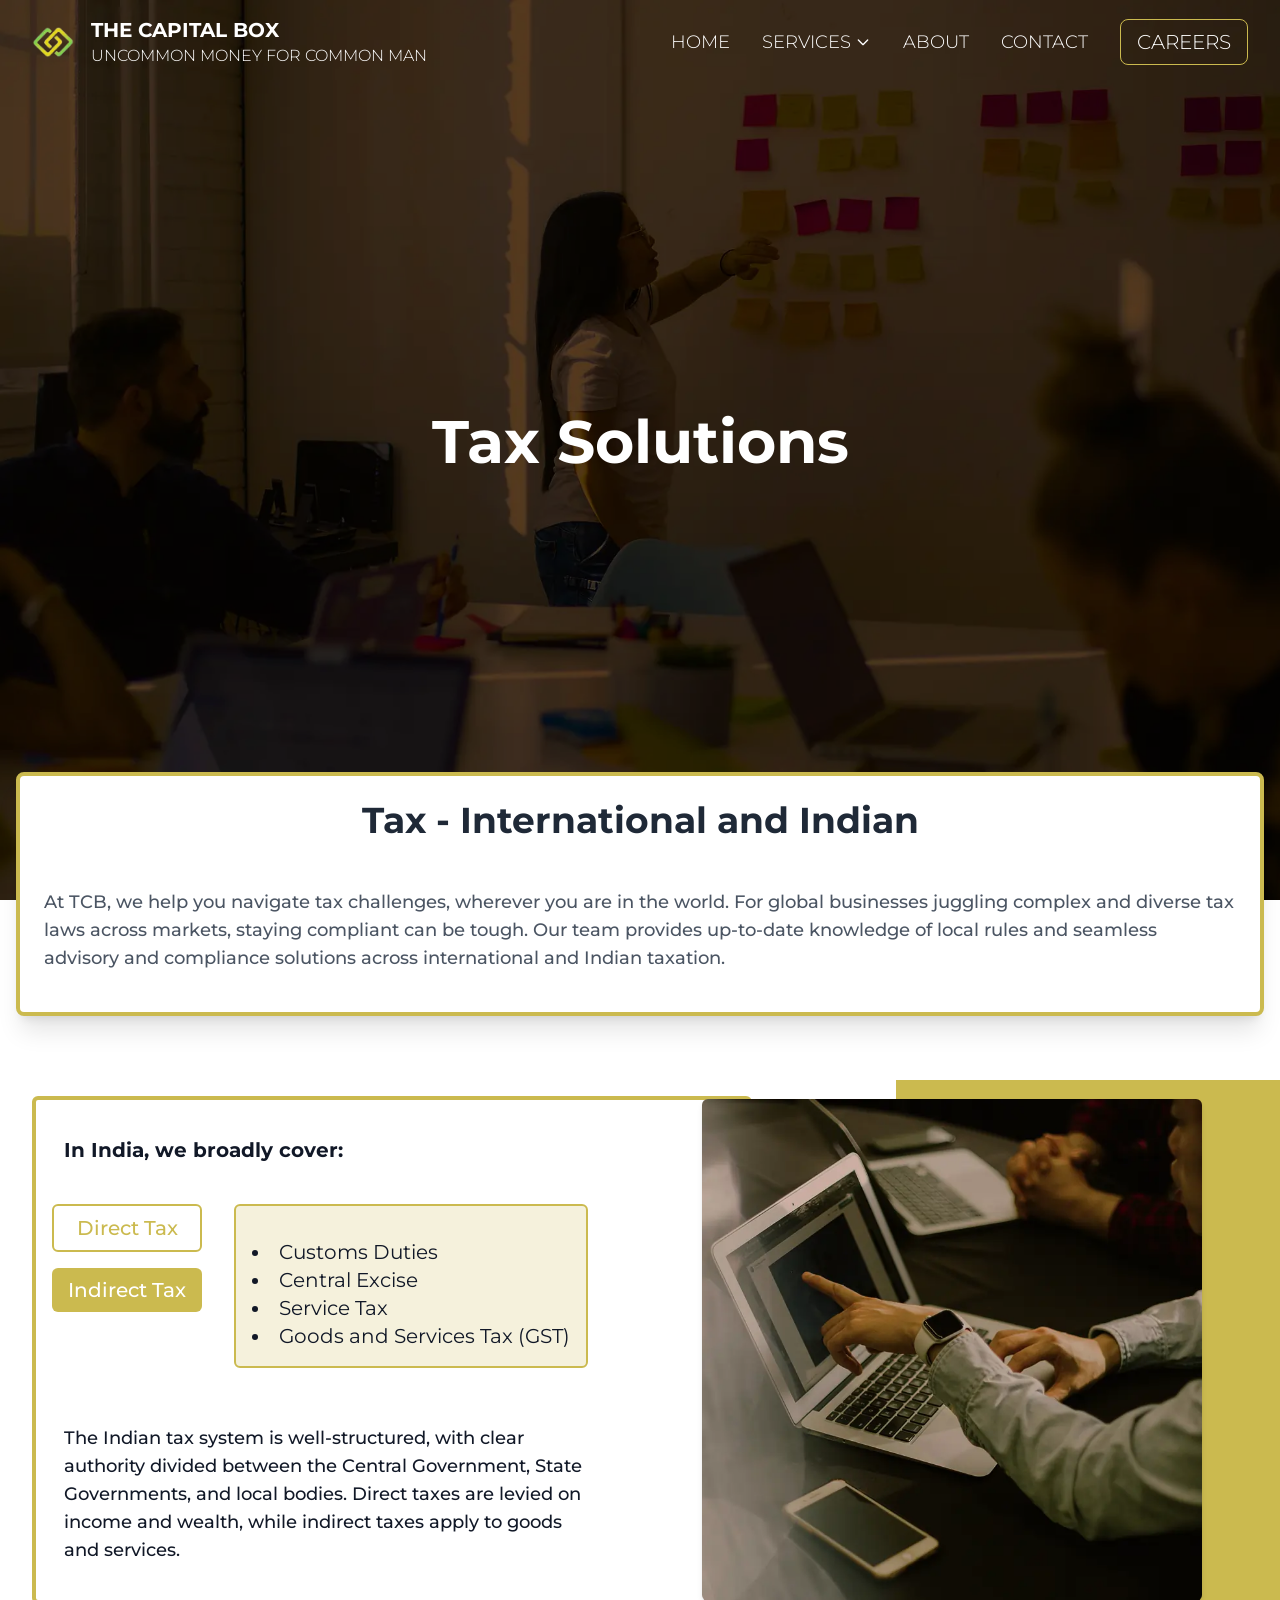
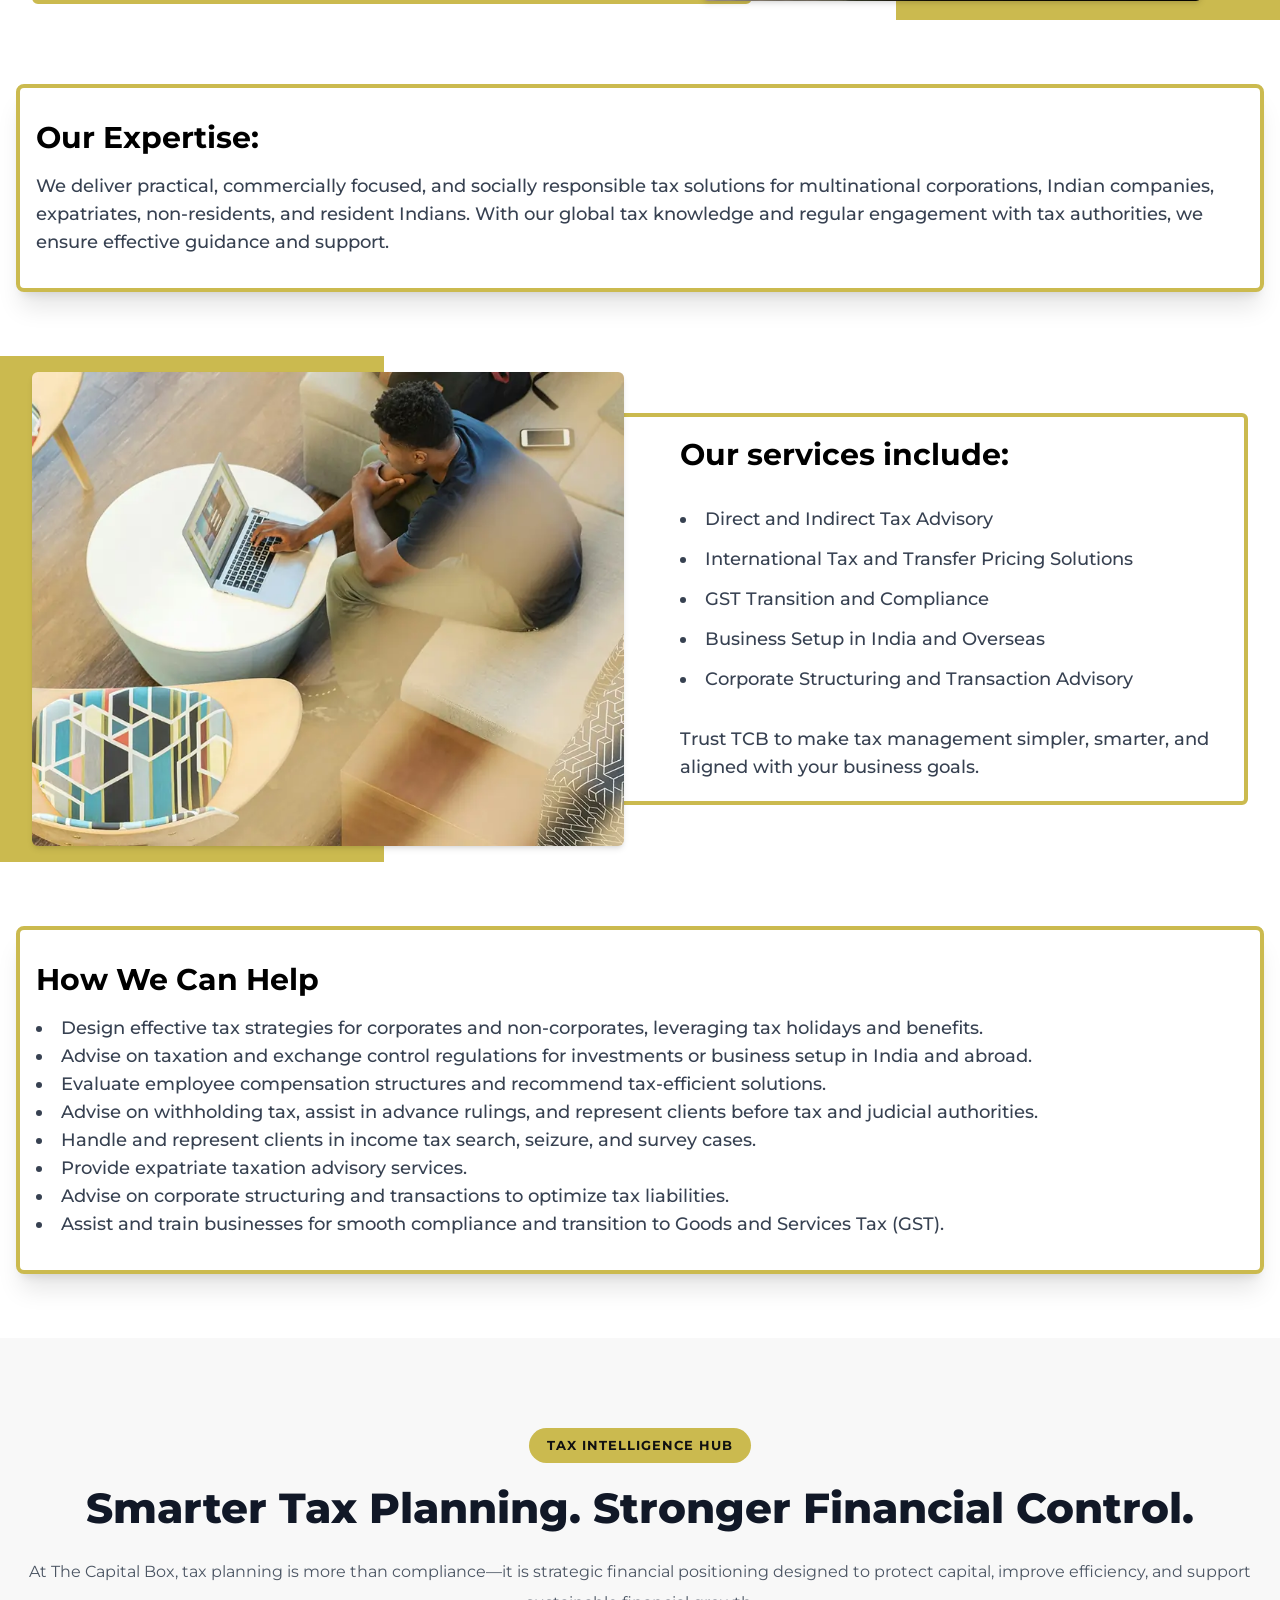
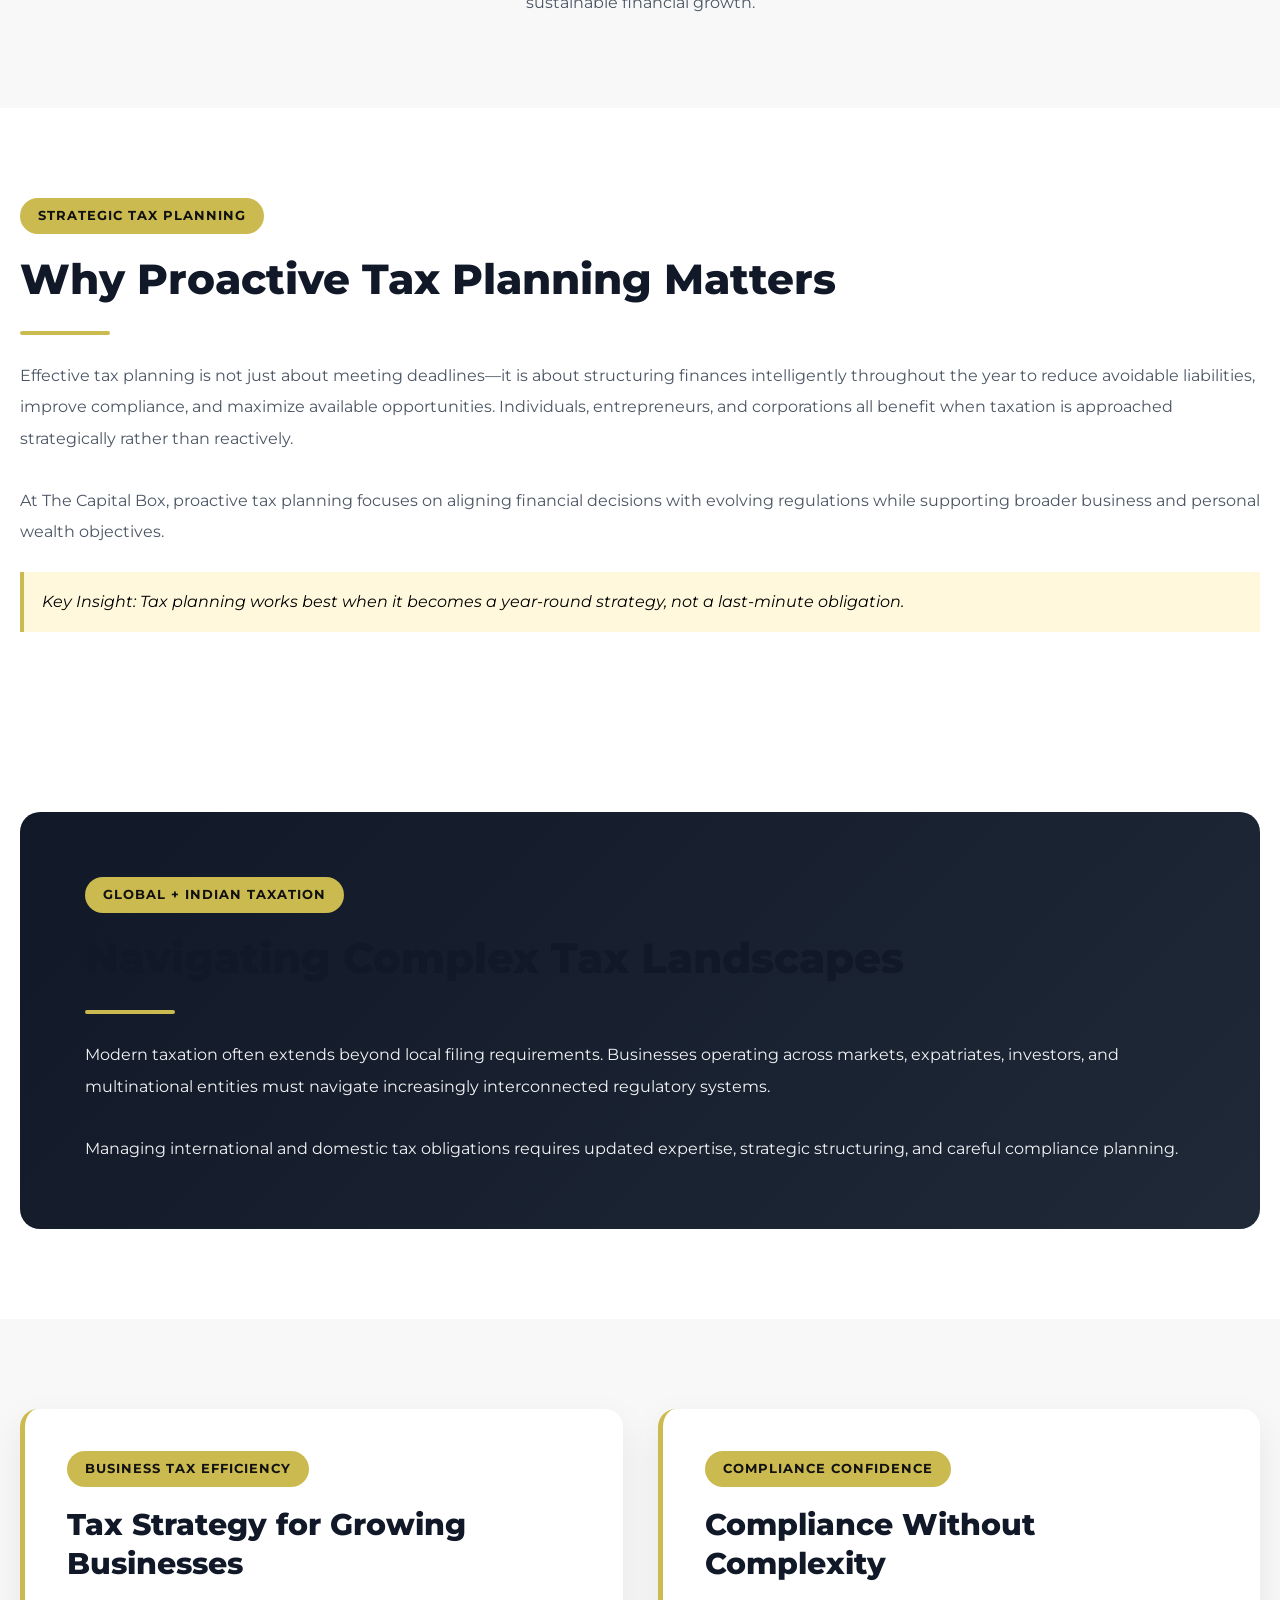
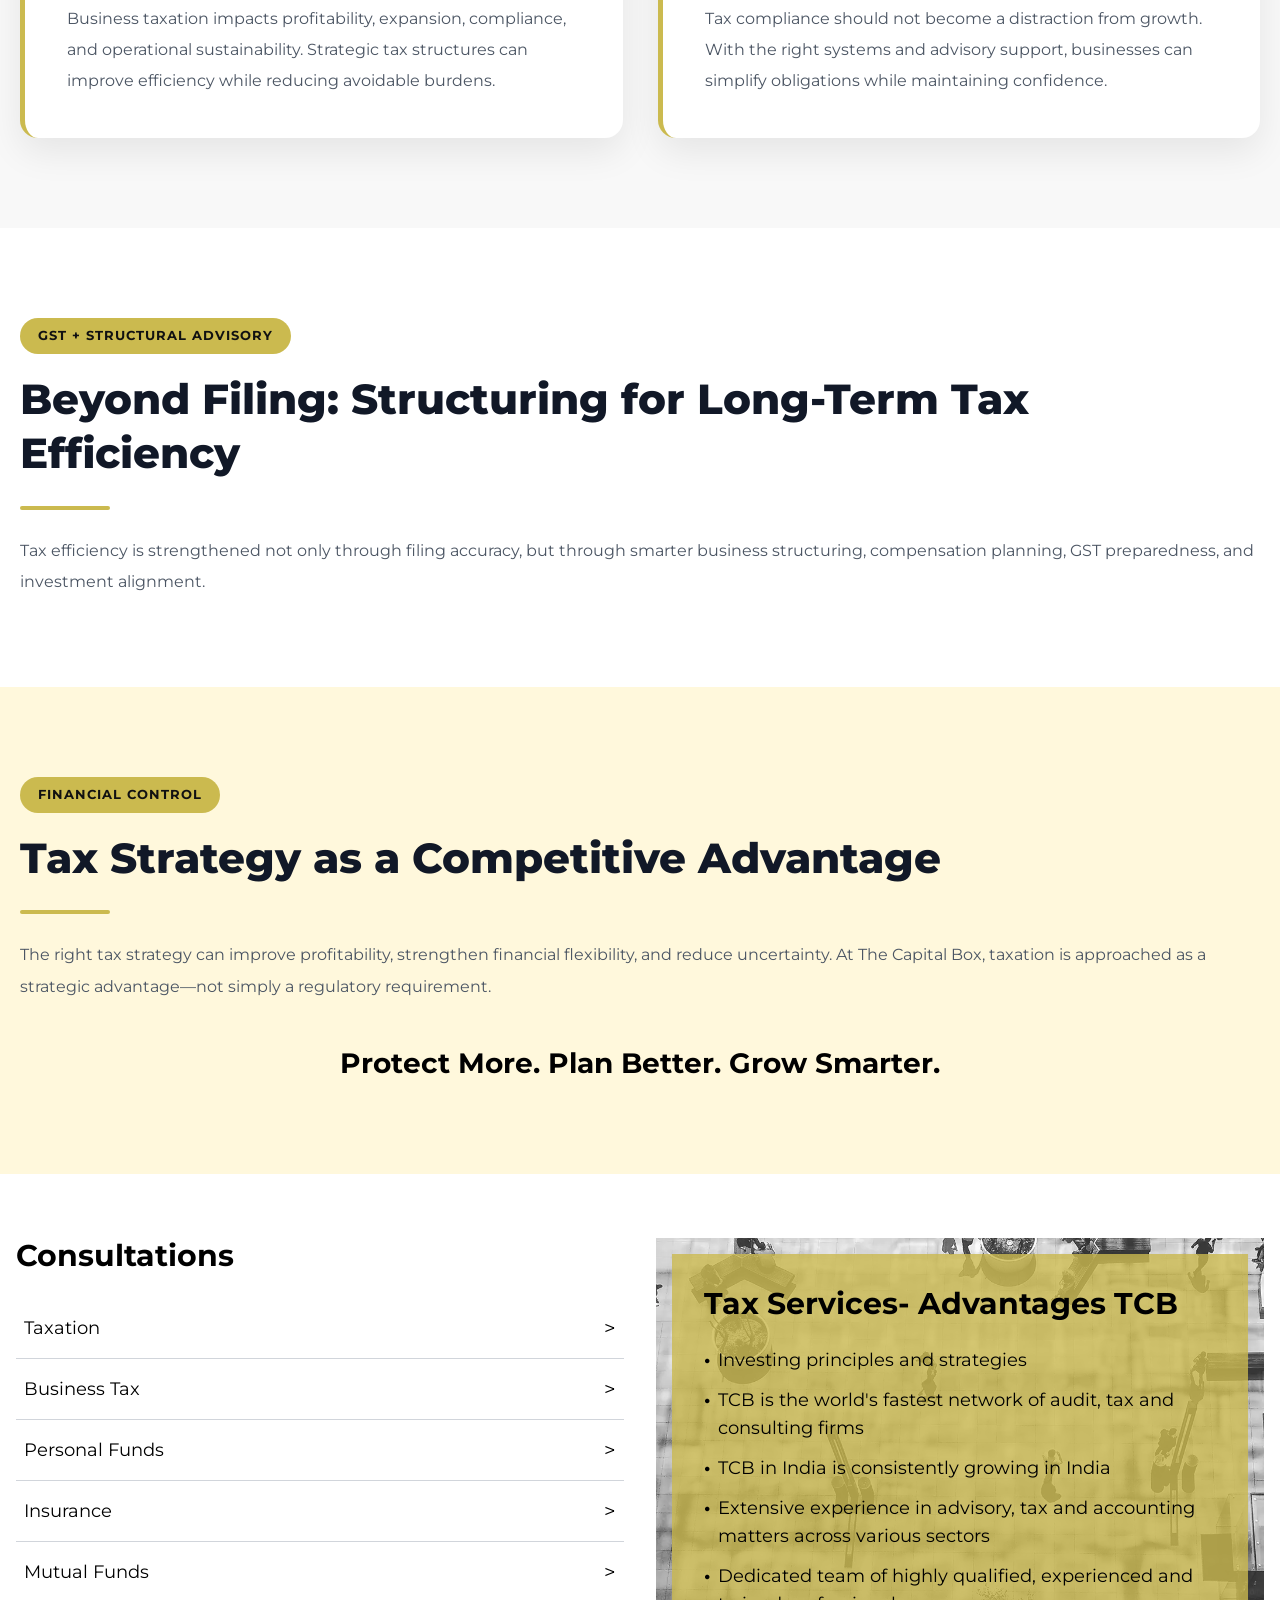
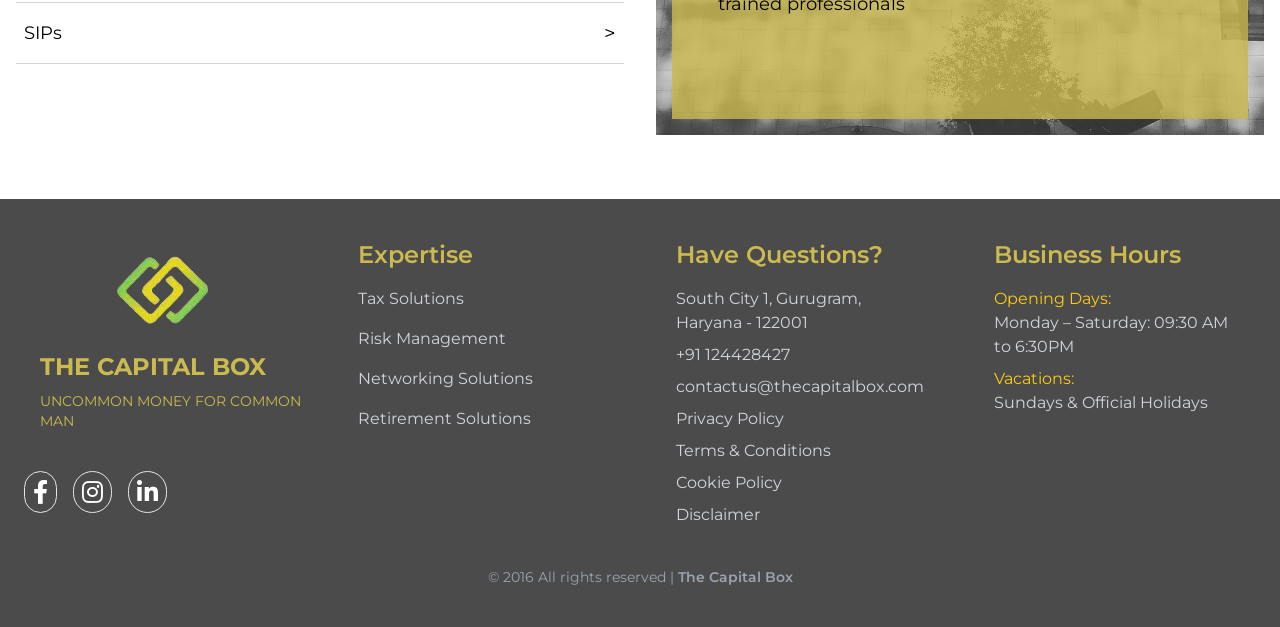
<file: public_html/taxsolution.html>
<!DOCTYPE html>
<html lang="en">
  <head>
      <script async src="https://pagead2.googlesyndication.com/pagead/js/adsbygoogle.js?client=ca-pub-6537490720599944"
     crossorigin="anonymous"></script>
      <!-- Google tag (gtag.js) -->
<script async src="https://www.googletagmanager.com/gtag/js?id=G-KRYCB19FX7"></script>
<script>
  window.dataLayer = window.dataLayer || [];
  function gtag(){dataLayer.push(arguments);}
  gtag('js', new Date());

  gtag('config', 'G-KRYCB19FX7');
</script>
    <meta charset="UTF-8" />
    <meta name="viewport" content="width=device-width, initial-scale=1" />

    <!-- SEO Meta Tags -->
    <meta
      name="description"
      content="Discover The Capital Box’s expert tax solutions, offering tailored tax planning and optimization services for individuals, families, and businesses."
    />
    <meta
      name="keywords"
      content="tax planning services, tax optimization, tax consulting, tax services for businesses, individual tax planning, family tax strategies, tax solutions, business tax, tax advisory"
    />
    <meta name="author" content="The Capital Box" />
    <meta name="robots" content="index, follow" />
    <meta name="publisher" content="The Capital Box" />
    <link
      rel="canonical"
      href="https://www.thecapitalbox.com/taxsolution.html"
    />

    <title>
      The Capital Box | Expert Tax Solutions
    </title>

    <!-- Preload critical CSS for better performance -->
    <link rel="preload" href="styles.css" as="style" />
    <link rel="stylesheet" href="styles.css" />
    <link rel="stylesheet" href="global.css" />

    <!-- Preconnect for faster external resource loading -->
    <link rel="preconnect" href="https://fonts.googleapis.com" />
    <link rel="preconnect" href="https://fonts.gstatic.com" crossorigin />

    <!-- Favicon with multiple sizes for cross-device compatibility -->
    <link
      rel="icon"
      href="public/assets/logo-1.webp"
      type="image/png"
      sizes="32x32"
    />
    <link
      rel="icon"
      href="public/assets/logo-1.webp"
      type="image/png"
      sizes="16x16"
    />

    <!-- Web Fonts -->
    <link
      href="https://fonts.googleapis.com/css2?family=Montserrat:ital,wght@0,100..900;1,100..900&display=swap"
      rel="stylesheet"
    />

    <!-- Font Awesome for icons -->
    <link
      rel="stylesheet"
      href="https://cdnjs.cloudflare.com/ajax/libs/font-awesome/6.0.0-beta3/css/all.min.css"
    />

    <!-- Open Graph Meta Tags for better social media preview -->
    <meta
      property="og:title"
      content="The Capital Box | Expert Tax Solutions for Individuals & Businesses"
    />
    <meta
      property="og:description"
      content="Discover The Capital Box’s expert tax solutions, offering tailored tax planning and optimization services for individuals, families, and businesses."
    />
    <meta property="og:image" content="public/assets/logo-1.webp" />
    <meta
      property="og:url"
      content="https://thecapitalbox.com/src/taxsolution.html"
    />
    <meta property="og:type" content="website" />

    <!-- Twitter Card Meta Tags -->
    <meta
      name="twitter:title"
      content="The Capital Box | Expert Tax Solutions for Individuals & Businesses"
    />
    <meta
      name="twitter:description"
      content="Discover expert tax solutions with The Capital Box. Learn about strategies for minimizing taxes, planning services, and more."
    />
    <meta name="twitter:image" content="public/assets/logo-1.webp" />
    <meta name="twitter:card" content="summary_large_image" />

    <style>
    .tcb-tax-section{padding:90px 0;}
    .tcb-tax-container{max-width:1280px;margin:auto;padding:0 20px;}
    .tcb-tax-title{font-size:42px;font-weight:800;line-height:1.3;margin-bottom:20px;color:#111827;}
    .tcb-tax-text{font-size:16px;line-height:1.95;color:#4b5563;}
    .tcb-tax-badge{
    display:inline-block;
    background:#CBBA4F;
    color:#111;
    padding:8px 18px;
    font-size:13px;
    font-weight:700;
    border-radius:30px;
    margin-bottom:18px;
    letter-spacing:1px;
    text-transform:uppercase;
    }
    .tcb-tax-grid{display:grid;grid-template-columns:repeat(2,1fr);gap:35px;}
    .tcb-tax-card{
    background:#ffffff;
    padding:42px;
    border-radius:18px;
    box-shadow:0 14px 36px rgba(0,0,0,0.08);
    border-left:5px solid #CBBA4F;
    transition:0.35s ease;
    }
    .tcb-tax-card:hover{transform:translateY(-8px);}
    .tcb-tax-dark{
    background:linear-gradient(135deg,#111827,#1f2937);
    padding:65px;
    border-radius:20px;
    color:#fff;
    }
    .tcb-tax-dark .tcb-tax-text{color:#f3f4f6;}
    .tcb-tax-divider{
    width:90px;
    height:4px;
    background:#CBBA4F;
    margin:25px 0;
    border-radius:999px;
    }
    .tcb-tax-note{
    margin-top:25px;
    padding:18px;
    background:#fff8dc;
    border-left:4px solid #CBBA4F;
    font-style:italic;
    }
    @media(max-width:768px){
    .tcb-tax-grid{grid-template-columns:1fr;}
    .tcb-tax-title{font-size:30px;}
    }
    </style>
  </head>

  <body>
    <!-- Loading Spinner -->
    <div
      id="loading-spinner"
      class="fixed inset-0 flex items-center justify-center bg-white z-50"
    >
      <div class="loader"></div>
    </div>
    <!-- Navbar -->
    <nav
      id="navbar"
      class="navbar fixed top-0 w-full z-40 py-4 md:px-6 transition-all duration-300"
    >
      <div class="mx-auto flex justify-between items-center px-2">
        <div class="flex items-center">
          <a href="/" class="text-white text-xl font-bold">
            <img
              src="public/assets/logo-1.webp"
              alt="the capital box logo"
              class="h-8"
            />
          </a>
          <div class="flex flex-col ml-4 md:hidden lg:block">
            <p class="uppercase text-white text-md md:text-xl font-bold">
              The Capital Box
            </p>
            <p class="uppercase text-white text-xs md:text-base font-light">
              UNCOMMON MONEY FOR COMMON MAN
            </p>
          </div>
        </div>
        <div class="hidden md:flex items-center space-x-8">
          <a
            href="/"
            class="text-white hover:text-primary transition text-lg font-light uppercase"
            >Home</a
          >
          <!-- Dropdown Menu -->
          <div class="dropdown relative w-full">
            <button
              class="text-white hover:text-primary transition flex items-center text-lg font-light uppercase"
              id="dropdownToggle"
            >
              Services
              <svg
                xmlns="http://www.w3.org/2000/svg"
                class="h-4 w-4 ml-1"
                fill="none"
                viewBox="0 0 24 24"
                stroke="currentColor"
              >
                <path
                  stroke-linecap="round"
                  stroke-linejoin="round"
                  stroke-width="2"
                  d="M19 9l-7 7-7-7"
                />
              </svg>
            </button>
            <div class="dropdown-menu bg-white rounded shadow-lg mt-2 w-56">
              <div class="py-2">
                <a
                  href="./taxsolution.html"
                  class="block px-4 py-2 hover:bg-gray-100 hover:text-primary text-gray-700"
                  >Tax Solutions</a
                >
                <a
                  href="./retirementsolutions.html"
                  class="block px-4 py-2 hover:bg-gray-100 hover:text-primary text-gray-700"
                  >Retirement Solutions</a
                >
                <a
                  href="./networksolution.html"
                  class="block px-4 py-2 hover:bg-gray-100 hover:text-primary text-gray-700"
                  >Networking Solutions
                </a>
                <a
                  href="./riskmanagement.html"
                  class="block px-4 py-2 hover:bg-gray-100 hover:text-primary text-gray-700"
                  >Risk Management</a
                >
              </div>
            </div>
          </div>
          <a
            href="./about.html"
            class="text-white hover:text-primary transition text-lg font-light uppercase"
            >About</a
          >
          <a
            href="./contact.html"
            class="text-white hover:text-primary transition text-lg font-light uppercase"
            >Contact</a
          >
          <a
            href="./careers.html"
            class="text-white transition text-xl uppercase font-light border border-primary rounded-lg px-4 py-2 hover:bg-[#CBBA4F] hover:text-white hover:font-normal"
            >Careers</a
          >
        </div>
        <!-- Mobile menu button -->
        <div class="md:hidden">
          <button id="mobile-menu-button" class="text-white">
            <!-- Hamburger Icon -->
            <svg
              id="hamburger-icon"
              xmlns="http://www.w3.org/2000/svg"
              class="h-6 w-6"
              fill="none"
              viewBox="0 0 24 24"
              stroke="currentColor"
            >
              <path
                stroke-linecap="round"
                stroke-linejoin="round"
                stroke-width="2"
                d="M4 6h16M4 12h16M4 18h16"
              />
            </svg>
            <!-- X Icon (hidden by default) -->
            <svg
              id="close-icon"
              class="h-6 w-6 hidden"
              xmlns="http://www.w3.org/2000/svg"
              fill="none"
              viewBox="0 0 24 24"
              stroke="currentColor"
            >
              <path
                stroke-linecap="round"
                stroke-linejoin="round"
                stroke-width="2"
                d="M6 18L18 6M6 6l12 12"
              />
            </svg>
          </button>
        </div>
      </div>
      <!-- Mobile menu -->
      <div
        id="mobile-menu"
        class="hidden md:hidden bg-navColor bg-opacity-40 mt-4 py-2"
      >
        <a
          href="/"
          class="block px-6 py-2 text-white hover:bg-primary"
          >Home</a
        >
        <div class="relative">
          <button
            id="mobile-dropdown-button"
            class="w-full text-left px-6 py-2 text-white hover:bg-primary flex justify-between items-center"
          >
            Services
            <svg
              xmlns="http://www.w3.org/2000/svg"
              class="h-4 w-4"
              fill="none"
              viewBox="0 0 24 24"
              stroke="currentColor"
            >
              <path
                stroke-linecap="round"
                stroke-linejoin="round"
                stroke-width="2"
                d="M19 9l-7 7-7-7"
              />
            </svg>
          </button>
          <div
            id="mobile-dropdown"
            class="hidden bg-[#1F2937] rounded-lg mx-4 my-2"
          >
            <a
              href="./taxsolution.html"
              class="block px-6 py-2 text-white hover:bg-primary rounded-t-lg"
              >Tax Solutions</a
            >
            <a
              href="./retirementsolutions.html"
              class="block px-6 py-2 text-white hover:bg-primary"
              >Retirement Solutions</a
            >
            <a
              href="./networksolution.html"
              class="block px-6 py-2 text-white hover:bg-primary rounded-b-lg"
              >Networking Solutions</a
            >
            <a
              href="./riskmanagement.html"
              class="block px-6 py-2 text-white hover:bg-primary rounded-b-lg"
              >Risk Management</a
            >
          </div>
        </div>
        <a
          href="./about.html"
          class="block px-6 py-2 text-white hover:bg-primary"
          >About</a
        >
        <a
          href="./contact.html"
          class="block px-6 py-2 text-white hover:bg-primary"
          >Contact</a
        >
        <div class="flex justify-center mt-4">
          <a
            href="./careers.html"
            class="text-white transition text-xl uppercase font-light border border-primary rounded-lg px-4 py-2 hover:bg-[#CBBA4F] hover:text-white hover:font-normal"
            >Careers</a
          >
        </div>
      </div>
    </nav>
    <!-- -->
    <main>
      <!-- Hero Section -->
      <div class="relative">
        <!-- Hero Image -->
        <div
          class="w-full h-screen bg-cover bg-center relative overflow-hidden"
        >
          <img
            src="public/assets/SERVICES01.webp"
            alt="Hero Image"
            class="w-full h-full object-cover"
          />

          <!-- Hero Content -->
          <div
            class="absolute inset-0 bg-black bg-opacity-40 flex items-center justify-center"
          >
            <div class="text-center text-white px-4">
              <h1 class="text-xl md:text-4xl lg:text-6xl font-bold mb-4">
                Tax Solutions
              </h1>
            </div>
          </div>
        </div>

        <!-- Overlapping Cards Container -->
        <div class="container mx-auto px-4 relative -mt-16 md:-mt-32 mb-16">
          <div class="w-full">
            <!-- First Card -->
            <div
              class="w-full bg-white rounded-lg shadow-xl transform transition duration-500 hover:-translate-y-2 border-4 border-primary rounded-lg bg-white"
            >
              <div class="p-6 flex flex-col gap-4 md:gap-8">
                <h2
                  class="text-xl md:text-4xl font-bold text-gray-800 mb-4 text-center"
                >
                  Tax - International and Indian
                </h2>
                <p class="text-gray-600 mb-4 text-md md:text-lg font-medium">
                  At TCB, we help you navigate tax challenges, wherever you are
                  in the world. For global businesses juggling complex and
                  diverse tax laws across markets, staying compliant can be
                  tough. Our team provides up-to-date knowledge of local rules
                  and seamless advisory and compliance solutions across
                  international and Indian taxation.
                </p>
              </div>
            </div>
          </div>
        </div>
      </div>
      <!--  -->
      <!-- Second Home image -->
      <div
        class="w-full h-full md:w-full relative px-4 my-6 md:my-16 md:px-8 py-4 sm:text-sm md:text-xl lg:text-lg xl:text-xl"
      >
        <div
          class="bg-primary z-2 w-[30vw] h-full absolute right-0 top-0 -z-10"
        ></div>
        <div class="max-w-7xl mx-auto">
          <div
            class="md:grid md:grid-cols-2 gap-8 items-center relative flex flex-col-reverse md:flex-row"
          >
            <!-- Text Content with border that extends behind the image -->
            <div class="relative">
              <!-- The actual content -->
              <h6
                class="relative z-10 py-10 p-8 text-md md:text-2xl font-bold text-gray-900 md:text-sm lg:text-xl"
              >
                In India, we broadly cover:
              </h6>
              <div
                class="relative z-10 flex flex-col lg:flex-row justify-center gap-4 mb-4 mx-4"
              >
                <div class="flex md:flex-col mx-4 md:mx-0 gap-4">
                  <button
                    class="relative z-10 cursor-pointer w-fit md:w-full bg-white text-black px-4 py-2 rounded-md font-medium text-primary border-2 border-primary"
                  >
                    Direct Tax
                  </button>
                  <button
                    class="relative z-10 bg-primary md:w-full text-white px-4 py-2 rounded-md font-medium"
                  >
                    Indirect Tax
                  </button>
                </div>
                <div
                  class="p-4 md:bg-primary/20 rounded-md mx-4 border-2 border-primary w-fit md:max-w-xl relative z-10"
                >
                  <ul class="list-disc list-inside text-gray-900 mt-4">
                    <li>Customs Duties</li>
                    <li>Central Excise</li>
                    <li>Service Tax</li>
                    <li>Goods and Services Tax (GST)</li>
                  </ul>
                </div>
              </div>
              <p
                class="relative z-10 py-10 p-8 text-md md:text-2xl text-gray-900 md:text-sm lg:text-lg font-medium"
              >
                The Indian tax system is well-structured, with clear authority
                divided between the Central Government, State Governments, and
                local bodies. Direct taxes are levied on income and wealth,
                while indirect taxes apply to goods and services.
              </p>
              <!-- Border that extends behind the image -->
              <div
                class="absolute top-0 bottom-0 left-0 md:-right-24 lg:-right-32 right-0 border-4 border-primary rounded-md -z-5"
              ></div>
            </div>
            <!-- Image -->
            <div
              class="relative z-10 transform transition duration-500 hover:scale-105 flex justify-center"
            >
              <!-- Default image for large screens -->
              <img
                src="public/assets/tax-02 - Copy.webp"
                alt="tax image"
                class="hidden md:block shadow-md object-cover rounded-md"
                style="width: 500px"
              />

              <!-- Optimized image for small screens -->
              <img
                srcset="
                  public/assets/tax-02-400w.avif 400w,
                  public/assets/tax-02-600w.avif 600w
                "
                sizes="(max-width: 400px) 400px, (min-width: 401px) 600px"
                src="public/assets/tax-02-400w.avif"
                alt="tax image small"
                class="block md:hidden shadow-md object-cover rounded-md"
                style="width: 300px"
              />
            </div>
          </div>
        </div>
      </div>
      <!--  -->
      <!-- Our Expertise -->
      <div class="container mx-auto px-4 my-16">
        <div class="w-full">
          <!-- First Card -->
          <div
            class="w-full px-4 py-8 bg-white rounded-lg shadow-xl transform transition duration-500 hover:-translate-y-2 border-4 border-primary rounded-lg bg-white"
          >
            <h2 class="text-3xl font-bold">Our Expertise:</h2>
            <p class="text-lg mt-4 text-gray-700 font-medium">
              We deliver practical, commercially focused, and socially
              responsible tax solutions for multinational corporations, Indian
              companies, expatriates, non-residents, and resident Indians. With
              our global tax knowledge and regular engagement with tax
              authorities, we ensure effective guidance and support.
            </p>
          </div>
        </div>
      </div>
      <!--  -->
      <!-- Our Service Includes -->
      <div
        class="w-full h-full md:w-full relative px-4 my-6 md:my-16 md:px-8 py-4 sm:text-sm md:text-xl lg:text-lg xl:text-xl"
      >
        <div
          class="bg-primary w-[30vw] h-full absolute left-0 top-0 -z-10"
        ></div>
        <div class="max-w-7xl mx-auto">
          <div class="grid md:grid-cols-2 gap-8 items-center relative">
            <!-- Image -->
            <div
              class="relative z-10 transform transition duration-500 hover:scale-105"
            >
              <img
                src="public/assets/tax-03.webp"
                alt="tax"
                class="shadow-md w-full h-full object-cover rounded-md xl:block md:hidden lg:hidden sm:block"
              />
              <img
                srcset="
                  public/assets/tax-03-400w.avif 400w,
                  public/assets/tax-03-600w.avif 600w
                "
                sizes="(max-width: 400px) 400px, (min-width: 401px) 600px"
                src="public/assets/tax-03.webp"
                alt="tax"
                width="800"
                height="850"
                loading="lazy"
                class="shadow-md w-full h-full object-cover rounded-md xl:hidden lg:block md:block sm:hidden hidden"
              />
            </div>

            <!-- Text Content with border that extends behind the image -->
            <div class="relative">
              <!-- Border that extends behind the image -->
              <div
                class="absolute top-0 bottom-0 -left-16 md:-left-24 lg:-left-32 right-0 border-4 border-primary rounded-md -z-5"
              ></div>

              <!-- The actual content -->
              <div class="relative z-10 p-6 flex flex-col gap-2 md:gap-4">
                <h2 class="text-3xl font-bold">Our services include:</h2>
                <ul
                  class="text-md md:text-lg mt-4 text-gray-700 font-medium list-disc list-inside flex flex-col gap-3"
                >
                  <li>Direct and Indirect Tax Advisory</li>
                  <li>International Tax and Transfer Pricing Solutions</li>
                  <li>GST Transition and Compliance</li>
                  <li>Business Setup in India and Overseas</li>
                  <li>Corporate Structuring and Transaction Advisory</li>
                </ul>
                <p class="text-lg mt-4 text-gray-700 font-medium">
                  Trust TCB to make tax management simpler, smarter, and aligned
                  with your business goals.
                </p>
              </div>
            </div>
          </div>
        </div>
      </div>
      <!--  -->
      
      
      <!-- How We Can Help -->
      <div class="container mx-auto px-4 my-16">
        <div class="w-full">
          <!-- First Card -->
          <div
            class="w-full px-4 py-8 bg-white rounded-lg shadow-xl transform transition duration-500 hover:-translate-y-2 border-4 border-primary rounded-lg bg-white"
          >
            <h2 class="text-3xl font-bold">How We Can Help</h2>
            <ul
              class="text-md md:text-lg mt-4 text-gray-700 font-medium list-disc list-inside"
            >
              <li>
                Design effective tax strategies for corporates and
                non-corporates, leveraging tax holidays and benefits.
              </li>
              <li>
                Advise on taxation and exchange control regulations for
                investments or business setup in India and abroad.
              </li>
              <li>
                Evaluate employee compensation structures and recommend
                tax-efficient solutions.
              </li>
              <li>
                Advise on withholding tax, assist in advance rulings, and
                represent clients before tax and judicial authorities.
              </li>
              <li>
                Handle and represent clients in income tax search, seizure, and
                survey cases.
              </li>
              <li>Provide expatriate taxation advisory services.</li>
              <li>
                Advise on corporate structuring and transactions to optimize tax
                liabilities.
              </li>
              <li>
                Assist and train businesses for smooth compliance and transition
                to Goods and Services Tax (GST).
              </li>
            </ul>
          </div>
        </div>
      </div>
      
      <!-- TAX PAGE NEW ARTICLES START -->

    <!-- HEADER -->
    <section class="tcb-tax-section" style="background:#f8f8f8;">
    <div class="tcb-tax-container" style="text-align:center;">
    <div class="tcb-tax-badge">Tax Intelligence Hub</div>
    <h2 class="tcb-tax-title">Smarter Tax Planning. Stronger Financial Control.</h2>
    <p class="tcb-tax-text">
    At The Capital Box, tax planning is more than compliance—it is strategic financial positioning designed to protect capital, improve efficiency, and support sustainable financial growth.
    </p>
    </div>
    </section>
    
    <!-- ARTICLE 1 -->
    <section class="tcb-tax-section">
    <div class="tcb-tax-container">
    <div class="tcb-tax-badge">Strategic Tax Planning</div>
    <h2 class="tcb-tax-title">Why Proactive Tax Planning Matters</h2>
    <div class="tcb-tax-divider"></div>
    <p class="tcb-tax-text">
    Effective tax planning is not just about meeting deadlines—it is about structuring finances intelligently throughout the year to reduce avoidable liabilities, improve compliance, and maximize available opportunities. Individuals, entrepreneurs, and corporations all benefit when taxation is approached strategically rather than reactively.
    <br><br>
    At The Capital Box, proactive tax planning focuses on aligning financial decisions with evolving regulations while supporting broader business and personal wealth objectives.
    </p>
    <div class="tcb-tax-note">
    Key Insight: Tax planning works best when it becomes a year-round strategy, not a last-minute obligation.
    </div>
    </div>
    </section>
    
    <!-- ARTICLE 2 -->
    <section class="tcb-tax-section">
    <div class="tcb-tax-container">
    <div class="tcb-tax-dark">
    <div class="tcb-tax-badge">Global + Indian Taxation</div>
    <h2 class="tcb-tax-title">Navigating Complex Tax Landscapes</h2>
    <div class="tcb-tax-divider"></div>
    <p class="tcb-tax-text">
    Modern taxation often extends beyond local filing requirements. Businesses operating across markets, expatriates, investors, and multinational entities must navigate increasingly interconnected regulatory systems.
    <br><br>
    Managing international and domestic tax obligations requires updated expertise, strategic structuring, and careful compliance planning.
    </p>
    </div>
    </div>
    </section>
    
    <!-- ARTICLE 3 + 4 -->
    <section class="tcb-tax-section" style="background:#f8f8f8;">
    <div class="tcb-tax-container">
    <div class="tcb-tax-grid">
    
    <div class="tcb-tax-card">
    <div class="tcb-tax-badge">Business Tax Efficiency</div>
    <h2 class="tcb-tax-title" style="font-size:30px;">Tax Strategy for Growing Businesses</h2>
    <p class="tcb-tax-text">
    Business taxation impacts profitability, expansion, compliance, and operational sustainability. Strategic tax structures can improve efficiency while reducing avoidable burdens.
    </p>
    </div>
    
    <div class="tcb-tax-card">
    <div class="tcb-tax-badge">Compliance Confidence</div>
    <h2 class="tcb-tax-title" style="font-size:30px;">Compliance Without Complexity</h2>
    <p class="tcb-tax-text">
    Tax compliance should not become a distraction from growth. With the right systems and advisory support, businesses can simplify obligations while maintaining confidence.
    </p>
    </div>
    
    </div>
    </div>
    </section>
    
    <!-- ARTICLE 5 -->
    <section class="tcb-tax-section">
    <div class="tcb-tax-container">
    <div class="tcb-tax-badge">GST + Structural Advisory</div>
    <h2 class="tcb-tax-title">Beyond Filing: Structuring for Long-Term Tax Efficiency</h2>
    <div class="tcb-tax-divider"></div>
    <p class="tcb-tax-text">
    Tax efficiency is strengthened not only through filing accuracy, but through smarter business structuring, compensation planning, GST preparedness, and investment alignment.
    </p>
    </div>
    </section>
    
    <!-- ARTICLE 6 -->
    <section class="tcb-tax-section" style="background:#fff8dc;">
    <div class="tcb-tax-container">
    <div class="tcb-tax-badge">Financial Control</div>
    <h2 class="tcb-tax-title">Tax Strategy as a Competitive Advantage</h2>
    <div class="tcb-tax-divider"></div>
    <p class="tcb-tax-text">
    The right tax strategy can improve profitability, strengthen financial flexibility, and reduce uncertainty. At The Capital Box, taxation is approached as a strategic advantage—not simply a regulatory requirement.
    </p>
    
    <div style="text-align:center; margin-top:40px;">
    <h3 style="font-size:28px; font-weight:700;">Protect More. Plan Better. Grow Smarter.</h3>
    </div>
    
    </div>
    </section>
    
    <!-- TAX PAGE NEW ARTICLES END -->
      
      <!-- consultation -->
      <section class="consultation-section my-16">
        <div class="container mx-auto px-4">
          <div class="flex flex-col md:flex-row-reverse gap-8">
            <!-- Left Container with Image and Yellow Overlay -->
            <div class="w-full md:w-1/2 relative">
              <img
                src="public/assets/tax-05.webp"
                alt="Financial consultation"
                class="w-full h-full object-cover hidden md:block"
              />
              <img
                src="public/assets/tax-05.webp"
                alt="Financial consultation"
                class="w-full h-full object-cover md:hidden"
              />
              <div
                class="absolute inset-0 bg-[#CBBA4F] bg-opacity-80 m-4 transform transition duration-500 hover:scale-[1.02]"
              >
                <div class="p-4 md:p-8 h-full flex flex-col overflow-y-auto">
                  <h2 class="text-xl md:text-3xl font-bold text-black mb-6">
                    Tax Services- Advantages TCB
                  </h2>
                  <ul class="text-black space-y-3 text-sm md:text-lg">
                    <li class="flex items-start">
                      <span class="mr-2 font-bold">•</span>
                      <span>Investing principles and strategies</span>
                    </li>
                    <li class="flex items-start">
                      <span class="mr-2 font-bold">•</span>
                      <span
                        >TCB is the world's fastest network of audit, tax and
                        consulting firms</span
                      >
                    </li>
                    <li class="flex items-start">
                      <span class="mr-2 font-bold">•</span>
                      <span>TCB in India is consistently growing in India</span>
                    </li>
                    <li class="flex items-start">
                      <span class="mr-2 font-bold">•</span>
                      <span
                        >Extensive experience in advisory, tax and accounting
                        matters across various sectors</span
                      >
                    </li>
                    <li class="flex items-start">
                      <span class="mr-2 font-bold">•</span>
                      <span
                        >Dedicated team of highly qualified, experienced and
                        trained professionals</span
                      >
                    </li>
                  </ul>
                </div>
              </div>
            </div>

            <!-- Right Container with Consultation Options -->
            <div class="w-full md:w-1/2">
              <h2 class="text-2xl md:text-3xl font-bold mb-6">Consultations</h2>
              <div class="consultation-accordion">
                <!-- Option 1 -->
                <div class="border-b border-gray-300">
                  <button
                    class="w-full py-4 px-2 flex justify-between items-center text-left transform transition duration-500 hover:-translate-y-2 hover:font-medium hover:text-primary"
                    onclick="togglePopup('taxation')"
                  >
                    <span class="text-lg">Taxation</span>
                    <span class="text-xl">></span>
                  </button>
                </div>

                <!-- Option 2 -->
                <div class="border-b border-gray-300">
                  <button
                    class="w-full py-4 px-2 flex justify-between items-center text-left transform transition duration-500 hover:-translate-y-2 hover:font-medium hover:text-primary"
                    onclick="togglePopup('business')"
                  >
                    <span class="text-lg">Business Tax</span>
                    <span class="text-xl">></span>
                  </button>
                </div>

                <!-- Option 3 -->
                <div class="border-b border-gray-300">
                  <button
                    class="w-full py-4 px-2 flex justify-between items-center text-left transform transition duration-500 hover:-translate-y-2 hover:font-medium hover:text-primary"
                    onclick="togglePopup('personal')"
                  >
                    <span class="text-lg">Personal Funds</span>
                    <span class="text-xl">></span>
                  </button>
                </div>

                <!-- Option 4 -->
                <div class="border-b border-gray-300">
                  <button
                    class="w-full py-4 px-2 flex justify-between items-center text-left transform transition duration-500 hover:-translate-y-2 hover:font-medium hover:text-primary"
                    onclick="togglePopup('insurance')"
                  >
                    <span class="text-lg">Insurance</span>
                    <span class="text-xl">></span>
                  </button>
                </div>

                <!-- Option 5 -->
                <div class="border-b border-gray-300">
                  <button
                    class="w-full py-4 px-2 flex justify-between items-center text-left transform transition duration-500 hover:-translate-y-2 hover:font-medium hover:text-primary"
                    onclick="togglePopup('mutual')"
                  >
                    <span class="text-lg">Mutual Funds</span>
                    <span class="text-xl">></span>
                  </button>
                </div>

                <!-- Option 6 -->
                <div class="border-b border-gray-300">
                  <button
                    class="w-full py-4 px-2 flex justify-between items-center text-left transform transition duration-500 hover:-translate-y-2 hover:font-medium hover:text-primary"
                    onclick="togglePopup('sips')"
                  >
                    <span class="text-lg">SIPs</span>
                    <span class="text-xl">></span>
                  </button>
                </div>
              </div>
            </div>
          </div>
        </div>

        <!-- Popup containers (hidden by default) -->
        <!-- taxation -->
        <div
          id="taxation"
          class="fixed inset-0 bg-black bg-opacity-50 z-50 hidden flex items-center justify-center"
        >
          <div
            class="bg-white p-8 rounded-lg max-w-lg w-full max-h-[80vh] overflow-y-auto mx-4 md:mx-0"
          >
            <div class="flex justify-between items-center mb-4">
              <h3 class="text-md md:text-2xl font-semibold text-primary">
                Important Taxation Insights
              </h3>

              <button onclick="togglePopup('taxation')" class="text-2xl">
                &times;
              </button>
            </div>
            <p class="text-gray-700 text-sm md:text-lg">
              Taxation plays a crucial role in funding essential public services
              such as infrastructure, healthcare, education, and national
              defense. Understanding taxation helps individuals and businesses
              make informed financial decisions.
            </p>
            <ul
              class="list-disc list-inside space-y-2 text-gray-700 text-sm md:text-lg"
            >
              <li>
                <strong>Direct and Indirect Taxes:</strong> Taxes are collected
                either directly (e.g., income tax) or indirectly (e.g., sales
                tax) based on earnings and consumption.
              </li>
              <li>
                <strong>Types of Taxes:</strong> Income tax, sales tax, property
                tax, excise duties, and customs duties each impact different
                aspects of the economy.
              </li>
              <li>
                <strong>Modern Tax Trends:</strong> Digital taxation,
                environmental taxes, and international cooperation like the
                Global Minimum Tax are reshaping global tax systems.
              </li>
              <li>
                <strong>Challenges:</strong> Governments face issues like tax
                evasion, regulatory complexity, and adapting to digital
                economies.
              </li>
            </ul>
          </div>
        </div>
        <!-- business -->
        <div
          id="business"
          class="fixed inset-0 bg-black bg-opacity-50 z-50 hidden flex items-center justify-center"
        >
          <div
            class="bg-white p-8 rounded-lg max-w-lg w-full max-h-[80vh] overflow-y-auto mx-4 md:mx-0"
          >
            <div class="flex justify-between items-center mb-4">
              <h3 class="text-md md:text-2xl font-semibold text-primary">
                Important Insights on Business Taxation
              </h3>

              <button onclick="togglePopup('business')" class="text-2xl">
                &times;
              </button>
            </div>
            <p class="text-gray-700 text-sm md:text-lg">
              Business taxation forms the backbone of economic fairness and
              national development. It ensures that companies contribute their
              fair share to the growth of public services and infrastructure.
            </p>
            <ul
              class="list-disc list-inside space-y-2 text-gray-700 text-sm md:text-lg"
            >
              <li>
                <strong>Corporate Income Tax:</strong> Companies are taxed on
                their net profits, impacting pricing, investment, and
                operational strategies.
              </li>
              <li>
                <strong>Sales Tax and VAT:</strong> Taxes applied to goods and
                services, influencing consumer behavior and business margins.
              </li>
              <li>
                <strong>Payroll and Excise Taxes:</strong> Businesses must
                contribute taxes for employee salaries and specific goods like
                fuel, alcohol, and tobacco.
              </li>
              <li>
                <strong>Global Tax Reforms:</strong> Initiatives like the Global
                Minimum Tax aim to create a level playing field internationally,
                reducing tax evasion through offshore operations.
              </li>
              <li>
                <strong>Digital and Green Taxation:</strong> Modern businesses,
                especially digital platforms, are now subject to new taxes
                promoting transparency and environmental responsibility.
              </li>
            </ul>
          </div>
        </div>
        <!-- Personal Fund -->
        <div
          id="personal"
          class="fixed inset-0 bg-black bg-opacity-50 z-50 hidden flex items-center justify-center"
        >
          <div
            class="bg-white p-8 rounded-lg max-w-lg w-full max-h-[80vh] overflow-y-auto mx-4 md:mx-0"
          >
            <div class="flex justify-between items-center mb-4">
              <h3 class="text-md md:text-2xl font-semibold text-primary">
                Important Insights on Personal Funds
              </h3>

              <button onclick="togglePopup('personal')" class="text-2xl">
                &times;
              </button>
            </div>
            <p class="text-gray-700 text-sm md:text-lg">
              Managing personal funds wisely is essential for achieving
              financial security, independence, and peace of mind. Understanding
              income sources and applying effective strategies ensures a stable
              financial future.
            </p>
            <ul
              class="list-disc list-inside space-y-2 text-gray-700 text-sm md:text-lg"
            >
              <li>
                <strong>Sources of Personal Funds:</strong> Salaries,
                investments, savings, inheritances, and pensions contribute to
                an individual's wealth.
              </li>
              <li>
                <strong>Importance of Fund Management:</strong> Smart budgeting,
                saving, and investing help meet daily needs, future goals, and
                emergency requirements.
              </li>
              <li>
                <strong>Modern Trends:</strong> Digital banking, automated
                investments, and new asset classes like cryptocurrencies are
                transforming personal finance management.
              </li>
              <li>
                <strong>Challenges:</strong> Rising living costs, unpredictable
                expenses, and lack of financial literacy can threaten financial
                stability if not addressed.
              </li>
              <li>
                <strong>Financial Literacy:</strong> Ongoing education in
                managing money, investments, and retirement planning is more
                important than ever for long-term success.
              </li>
            </ul>
          </div>
        </div>
        <!-- insurance -->
        <div
          id="insurance"
          class="fixed inset-0 bg-black bg-opacity-50 z-50 hidden flex items-center justify-center"
        >
          <div
            class="bg-white p-8 rounded-lg max-w-lg w-full max-h-[80vh] overflow-y-auto mx-4 md:mx-0"
          >
            <div class="flex justify-between items-center mb-4">
              <h3 class="text-md md:text-2xl font-semibold text-primary">
                Important Insights on Insurance
              </h3>

              <button onclick="togglePopup('insurance')" class="text-2xl">
                &times;
              </button>
            </div>
            <p class="text-gray-700 text-sm md:text-lg">
              Insurance offers financial protection against unexpected events
              such as accidents, illness, and emergencies. It is a crucial step
              toward securing your future and that of your loved ones.
            </p>
            <ul
              class="list-disc list-inside space-y-2 text-gray-700 text-sm md:text-lg"
            >
              <li>
                <strong>Tailored Coverage:</strong> Insurance plans customized
                to meet your specific needs, ensuring optimal protection.
              </li>
              <li>
                <strong>Affordable Premiums:</strong> Quality coverage at
                competitive rates, helping you balance cost and protection.
              </li>
              <li>
                <strong>Expert Support:</strong> Access to professional guidance
                in selecting the right insurance plan and navigating claims.
              </li>
              <li>
                <strong>Fast Claim Processing:</strong> Hassle-free and quick
                claims, ensuring you get the support you need when it matters
                most.
              </li>
              <li>
                <strong>Comprehensive Tax Assistance:</strong> Maximize your tax
                benefits through eligible insurance policies.
              </li>
              <li>
                <strong>24/7 Customer Service:</strong> Access to help anytime,
                ensuring you're never left without support.
              </li>
            </ul>
          </div>
        </div>
        <!-- mutual -->
        <div
          id="mutual"
          class="fixed inset-0 bg-black bg-opacity-50 z-50 hidden flex items-center justify-center"
        >
          <div
            class="bg-white p-8 rounded-lg max-w-lg w-full max-h-[80vh] overflow-y-auto mx-4 md:mx-0"
          >
            <div class="flex justify-between items-center mb-4">
              <h3 class="text-md md:text-2xl font-semibold text-primary">
                Important Insights on Mutual Funds
              </h3>

              <button onclick="togglePopup('mutual')" class="text-2xl">
                &times;
              </button>
            </div>
            <p class="text-gray-700 text-sm md:text-lg">
              Mutual funds allow you to invest in a diversified portfolio
              managed by professionals. They offer an opportunity to grow your
              wealth with relatively low risk and are perfect for both new and
              experienced investors.
            </p>
            <ul
              class="list-disc list-inside space-y-2 text-gray-700 text-sm md:text-lg"
            >
              <li>
                <strong>Diversified Portfolio:</strong> Spread your investments
                across different assets to minimize risk and maximize returns.
              </li>
              <li>
                <strong>Professional Management:</strong> Expert fund managers
                actively manage your investment for optimal growth.
              </li>
              <li>
                <strong>Affordable Investment:</strong> Start investing with
                small amounts and gradually build wealth over time.
              </li>
              <li>
                <strong>High Liquidity:</strong> Buy or sell your mutual fund
                units with ease when you need access to funds.
              </li>
              <li>
                <strong>Tax Benefits:</strong> Certain mutual fund schemes, like
                ELSS, offer tax-saving advantages under Section 80C.
              </li>
            </ul>
          </div>
        </div>
        <!-- SIPs -->
        <div
          id="sips"
          class="fixed inset-0 bg-black bg-opacity-50 z-50 hidden flex items-center justify-center"
        >
          <div
            class="bg-white p-8 rounded-lg max-w-lg w-full max-h-[80vh] overflow-y-auto mx-4 md:mx-0"
          >
            <div class="flex justify-between items-center mb-4">
              <h3 class="text-md md:text-2xl font-semibold text-primary">
                Important Insights on SIP's
              </h3>

              <button onclick="togglePopup('sips')" class="text-2xl">
                &times;
              </button>
            </div>
            <p class="text-gray-700 text-sm md:text-lg">
              A Systematic Investment Plan (SIP) is an easy and efficient way to
              invest in mutual funds regularly. It allows you to grow your
              wealth steadily, without the stress of market fluctuations, by
              investing small amounts at fixed intervals.
            </p>
            <ul
              class="list-disc list-inside space-y-2 text-gray-700 text-sm md:text-lg"
            >
              <li>
                <strong>Disciplined Saving:</strong> Set aside a fixed amount
                regularly, ensuring a consistent investment habit without
                pressure.
              </li>
              <li>
                <strong>Rupee Cost Averaging:</strong> Minimize market
                volatility by investing at different price points, which
                smoothens your investment journey.
              </li>
              <li>
                <strong>Flexible Investment:</strong> You can start, stop, or
                modify your SIP as per your needs and goals.
              </li>
              <li>
                <strong>Power of Compounding:</strong> Over time, your
                investments grow significantly due to the power of compounding.
              </li>
              <li>
                <strong>Affordable Start:</strong> You can begin your investment
                journey with amounts as low as ₹500, making SIPs accessible to
                everyone.
              </li>
            </ul>
          </div>
        </div>
      </section>
    </main>
    <!-- Footer -->
    <footer class="bg-[#4B4B4B] text-white py-10 px-6 text-sm md:text-base">
        <div
            class="w-full max-w-[90%] 2xl:max-w-[1600px] mx-auto grid grid-cols-1 sm:grid-cols-2 md:grid-cols-2 lg:grid-cols-4 gap-4 md:gap-10">
            <!-- Logo and Social Icons -->
            <div class="flex flex-col items-center justify-center md:items-start gap-8">
                <div class="flex flex-col items-center justify-center gap-6">
                    <img src="public/assets/logo-1.webp" alt="The Capital Box Logo" />
                    <div class="flex flex-col ml-4">
                        <h2
                            class="text-xl text-center md:text-start text-primary md:text-2xl font-bold leading-tight uppercase mb-2">
                            the capital box
                        </h2>
                        <p class="text-primary text-xs md:text-sm">
                            UNCOMMON MONEY FOR COMMON MAN
                        </p>
                    </div>
                </div>
                <div class="flex space-x-4 mt-2">
                    <a href="https://www.facebook.com/share/1Eqcw9arBm/" class="hover:text-primary"
                        aria-label="Facebook"><i
                            class="fab fa-facebook-f text-xl md:text-2xl border p-2 rounded-full hover:bg-white"></i></a>
                    <a href="https://www.instagram.com/thecapitalbox_/?igsh=MWg4c3o0MjdvNjVndQ%3D%3D#"
                        class="hover:text-primary" aria-label="instagram"><i
                            class="fab fa-instagram text-xl md:text-2xl border p-2 rounded-full hover:bg-white"></i></a>
                    <a href="https://www.linkedin.com/company/finfitt/" class="hover:text-primary"
                        aria-label="linkedin"><i
                            class="fab fa-linkedin-in text-xl md:text-2xl border p-2 rounded-full hover:bg-white"></i></a>
                </div>
            </div>

            <!-- Expertise -->
            <div class="px-4">
                <h3 class="text-lg md:text-2xl font-semibold mb-4 text-primary">
                    Expertise
                </h3>
                <div class="flex flex-col gap-4 text-gray-300">
                    <a href="./taxsolution.html" class="hover:text-primary">Tax Solutions</a>
                    <a href="./riskmanagement.html" class="hover:text-primary">Risk Management</a>
                    <a href="./networksolution.html" class="hover:text-primary">Networking Solutions</a>
                    <a href="./retirementsolutions.html" class="hover:text-primary">Retirement Solutions</a>
                </div>
            </div>

            <!-- Contact Info -->
            <div class="px-4">
                <h3 class="text-lg md:text-2xl font-semibold mb-4 text-primary">
                    Have Questions?
                </h3>
                <ul class="space-y-2 text-gray-300">
                    <li>South City 1, Gurugram, Haryana - 122001</li>
                    <li>+91 124428427</li>
                    <li>contactus@thecapitalbox.com</li>
                    <li>
                        <a href="privacy.html" class="hover:text-primary cursor-pointer">Privacy Policy</a>
                    </li>
                    <li>
                        <a href="terms.html" class="hover:text-primary cursor-pointer">Terms & Conditions</a>
                    </li>
                    <li>
                        <a href="cookie-policy.html" class="hover:text-primary cursor-pointer">Cookie Policy</a>
                    </li>
                    <li>
                        <a href="disclaimer.html" class="hover:text-primary cursor-pointer">Disclaimer</a>
                    </li>
                </ul>
            </div>

            <!-- Business Hours -->
            <div class="px-4">
                <h3 class="text-lg md:text-2xl font-semibold mb-4 text-primary">
                    Business Hours
                </h3>
                <ul class="space-y-2 text-gray-300">
                    <li>
                        <span class="text-yellow-400">Opening Days:</span> <br />
                        Monday – Saturday: 09:30 AM to 6:30PM
                    </li>
                    <li>
                        <span class="text-yellow-400">Vacations:</span> <br />
                        Sundays & Official Holidays
                    </li>
                </ul>
            </div>
        </div>

        <div class="mt-10 text-center text-xs md:text-sm text-gray-400">
            © 2016 All rights reserved |
            <a href="/" class="hover:text-primary font-semibold">The Capital Box</a>
        </div>
    </footer>
    <script type="application/ld+json">
      {
        "@context": "https://schema.org",
        "@type": "Organization",
        "name": "The Capital Box",
        "url": "https://www.thecapitalbox.com/",
        "logo": "https://www.thecapitalbox.com/public/assets/logo-1.webp",
        "description": "The Capital Box offers financial insights, market trends, and expert investment strategies, including enterprise networking solutions.",
        "contactPoint": {
          "@type": "ContactPoint",
          "telephone": "+91 124428427",
          "contactType": "customer service",
          "email": "contactus@thecapitalbox.com",
          "areaServed": "IN"
        },
        "address": {
          "@type": "PostalAddress",
          "streetAddress": "South City 1",
          "addressLocality": "Gurugram",
          "addressRegion": "Haryana",
          "postalCode": "122001",
          "addressCountry": "IN"
        },
        "sameAs": [
          "https://www.facebook.com/share/1Eqcw9arBm/",
          "https://www.instagram.com/thecapitalbox_/?igsh=MWg4c3o0MjdvNjVndQ%3D%3D#",
          "https://www.linkedin.com/company/finfitt/"
        ]
      }
    </script>
    <script src="main.js"></script>
  </body>
</html>
</file>
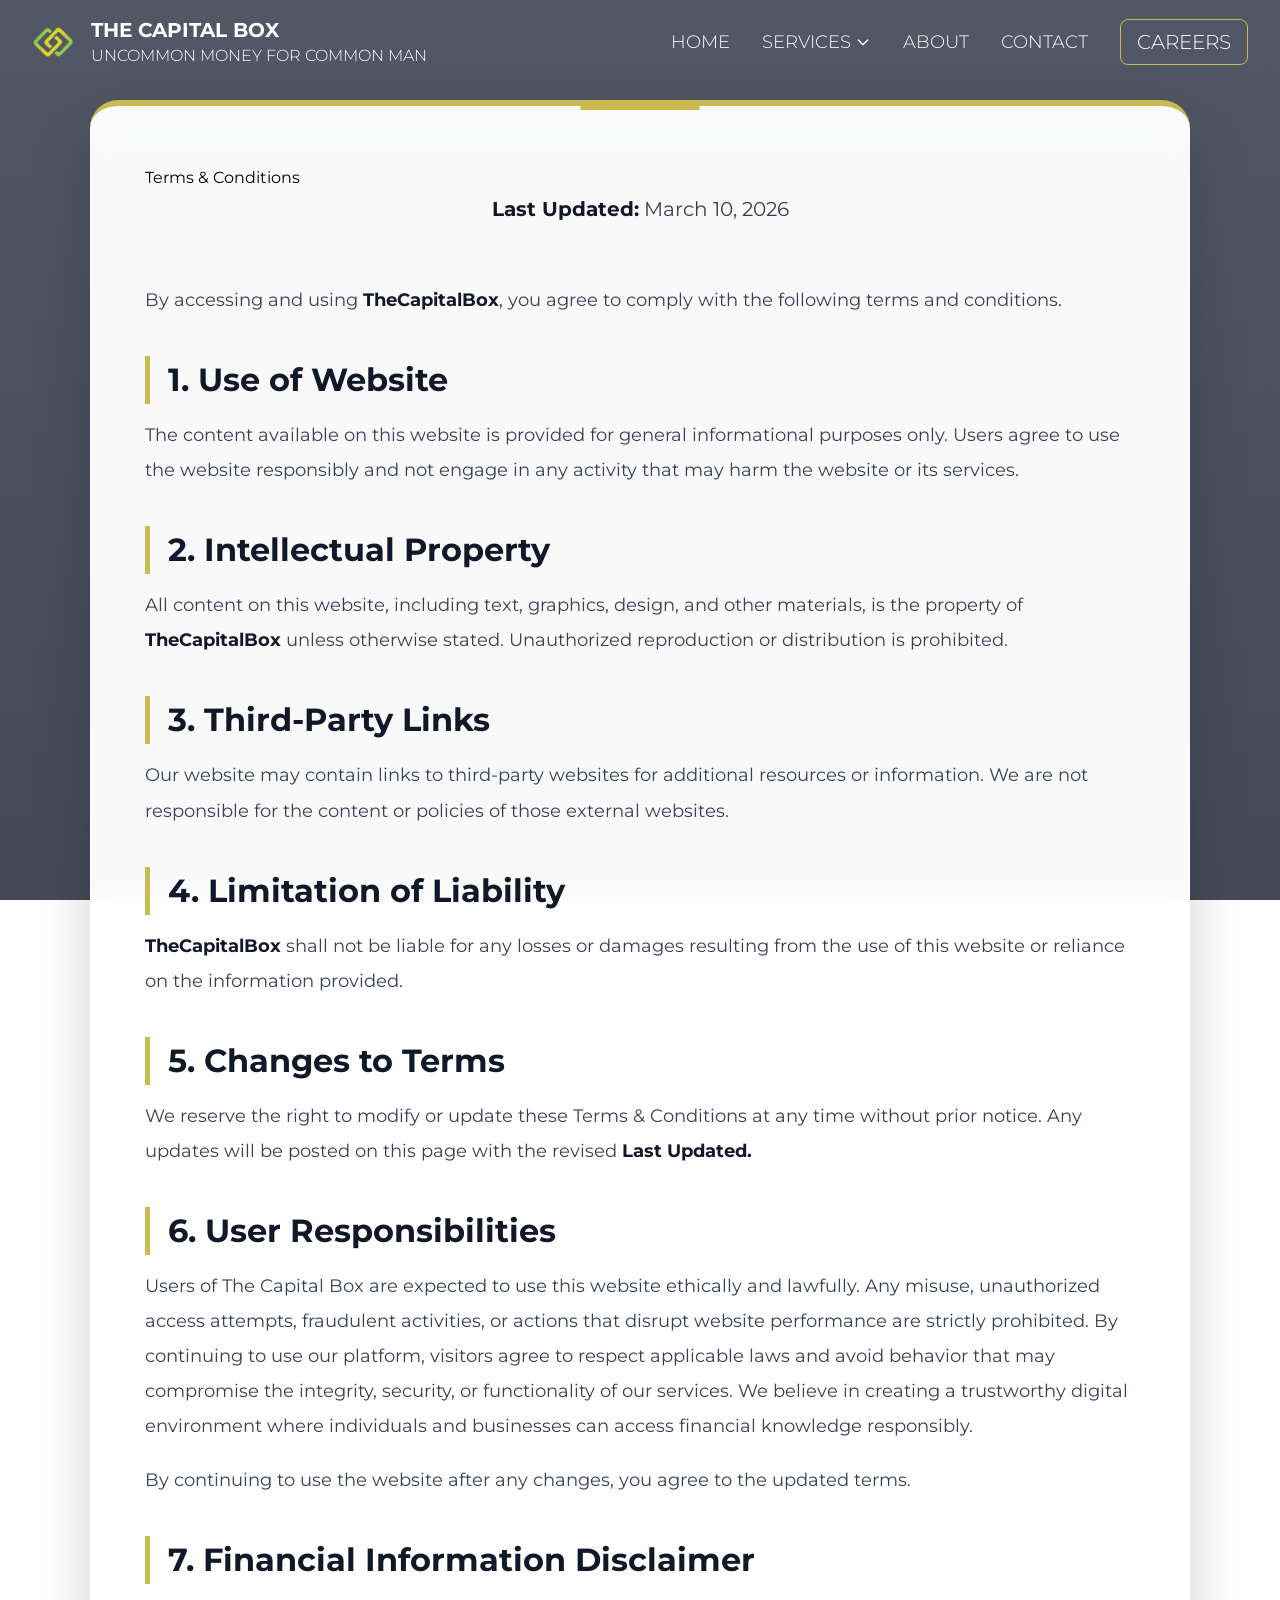
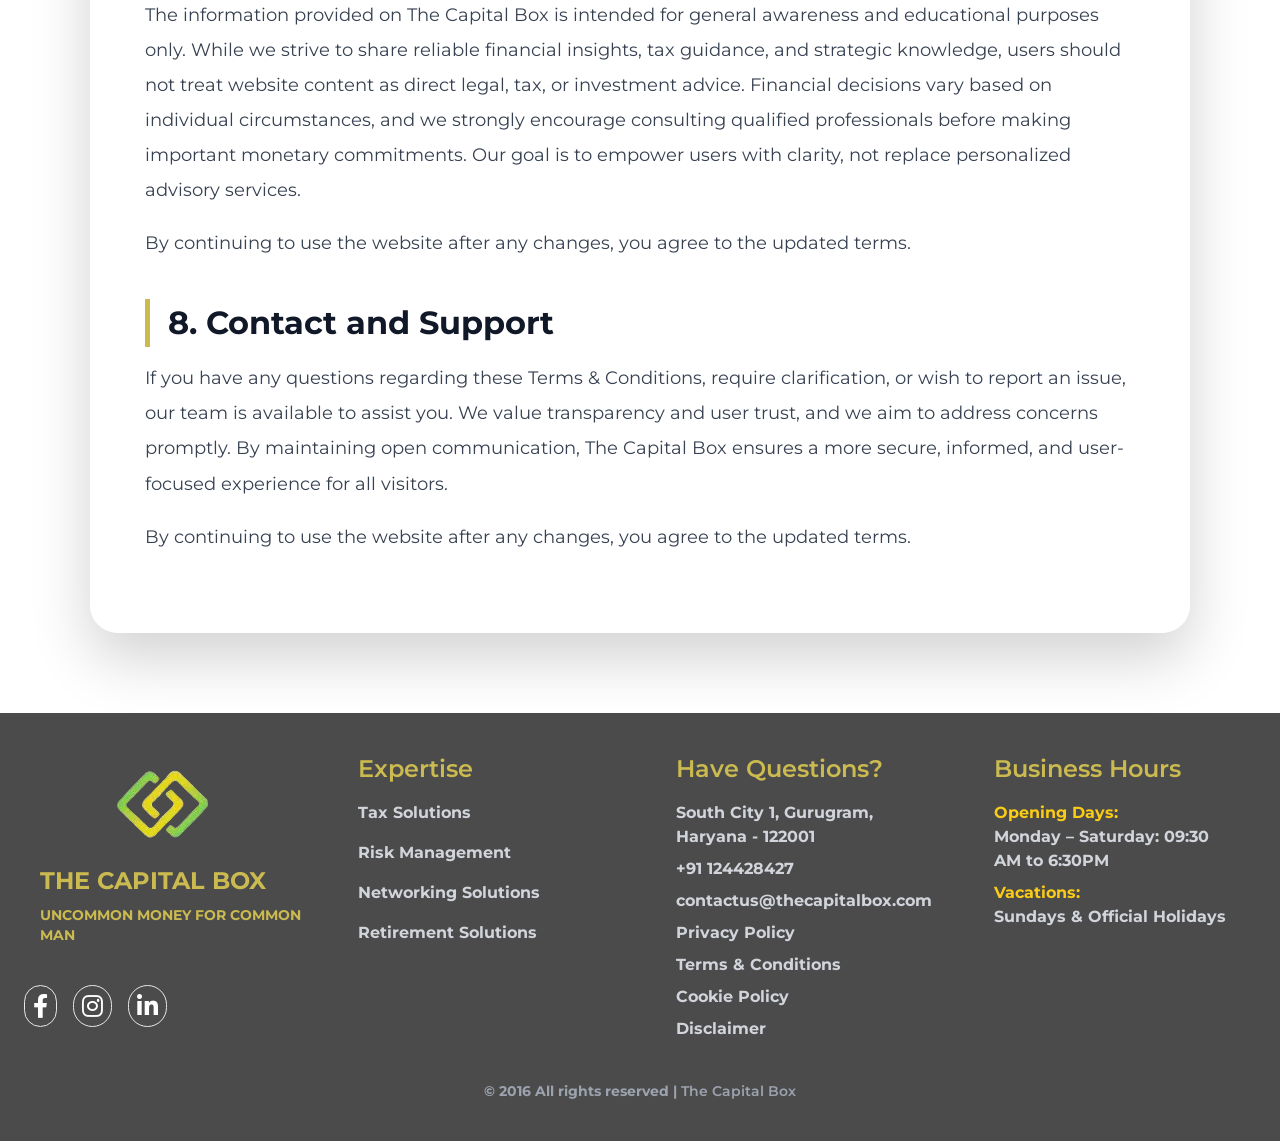
<file: public_html/terms.html>
<!DOCTYPE html>
<html lang="en">

<head>
    <script async src="https://pagead2.googlesyndication.com/pagead/js/adsbygoogle.js?client=ca-pub-6537490720599944"
     crossorigin="anonymous"></script>
    <!-- Google tag (gtag.js) -->
<script async src="https://www.googletagmanager.com/gtag/js?id=G-KRYCB19FX7"></script>
<script>
  window.dataLayer = window.dataLayer || [];
  function gtag(){dataLayer.push(arguments);}
  gtag('js', new Date());

  gtag('config', 'G-KRYCB19FX7');
</script>
    <meta charset="UTF-8">
    <meta name="viewport" content="width=device-width, initial-scale=1.0">
    <title>The Capital Box Terms & Conditions | Usage Guidelines</title>
    <meta name="description" content="Review The Capital Box Terms & Conditions to understand website usage policies, intellectual property rights, liability limitations.">
    <!-- Preload essential resources for better performance -->
    <link rel="preload" href="styles.css" as="style" />
    <link rel="stylesheet" href="styles.css" />
    <link rel="stylesheet" href="global.css" />
    <!-- Preconnect to external domains for faster resource loading -->
    <link rel="preconnect" href="https://fonts.googleapis.com" />
    <link rel="preconnect" href="https://fonts.gstatic.com" crossorigin />
    <!-- Favicon with multiple sizes for better compatibility -->
    <link rel="icon" href="public/assets/logo-1.webp" type="image/png" sizes="32x32" />
    <link rel="icon" href="public/assets/logo-1.webp" type="image/png" sizes="16x16" />
    <!-- Web Fonts -->
    <link href="https://fonts.googleapis.com/css2?family=Montserrat:ital,wght@0,100..900;1,100..900&display=swap"
        rel="stylesheet" />
    <link rel="stylesheet" href="https://cdn.jsdelivr.net/npm/swiper@11/swiper-bundle.min.css" />
    <script src="https://cdn.jsdelivr.net/npm/swiper@11/swiper-bundle.min.js"></script>
    <link rel="canonical" href="https://www.thecapitalbox.com/terms.html">
    <meta property="og:url" content="https://www.thecapitalbox.com/terms.html">
    <meta name="robots" content="index, follow">
    <!-- Font Awesome for Icons -->
    <link rel="stylesheet" href="https://cdnjs.cloudflare.com/ajax/libs/font-awesome/6.0.0-beta3/css/all.min.css" />

<style>
    body {
        background: linear-gradient(rgba(15, 23, 42, 0.72), rgba(15, 23, 42, 0.78)),
            url("https://wuncoww.lauruslabs.com/images/page-banner/cookies.jpg");
        background-size: cover;
        background-position: center;
        background-attachment: fixed;
        font-family: "Montserrat", sans-serif;
        min-height: 100vh;
    }

    /* Premium Terms Container */
    .container {
        max-width: 1100px;
        margin: 140px auto 80px auto;
        background: rgba(255, 255, 255, 0.97);
        padding: 60px 55px;
        border-radius: 28px;
        box-shadow: 0 25px 60px rgba(0, 0, 0, 0.18);
        border-top: 6px solid #CBBA4F;
        backdrop-filter: blur(10px);
        position: relative;
        overflow: hidden;
    }

    .container::before {
        content: "";
        position: absolute;
        top: 0;
        left: 50%;
        transform: translateX(-50%);
        width: 120px;
        height: 4px;
        background: #CBBA4F;
        border-radius: 999px;
    }

    /* Main Heading */
   .container p {
    font-size: 18px;
    line-height: 1.95;
    color: #374151;
    margin-bottom: 18px;
    font-weight: 400;
    }

    /* Updated Text */
    .updated {
        text-align: center;
        color: #6B7280;
        font-size: 18px;
        margin-bottom: 42px;
    }

    .updated strong {
        color: #CBBA4F;
        font-weight: 700;
    }

    /* Intro Paragraph */
    .container>p:first-of-type {
        text-align: center;
        font-size: 20px;
        line-height: 1.9;
        color: #374151;
        max-width: 850px;
        margin: 0 auto 55px auto;
    }

    /* Section Headings */
    .container h2 {
        margin-top: 38px;
        margin-bottom: 14px;
        font-size: 32px;
        font-weight: 700;
        color: #111827;
        border-left: 5px solid #CBBA4F;
        padding-left: 18px;
        transition: all 0.3s ease;
    }

    .container h2:hover {
        transform: translateX(6px);
    }

    /* Paragraphs */
    .container p {
        font-size: 18px;
        line-height: 1.95;
        color: #374151;
        margin-bottom: 18px;
    }

    /* Bold Brand */
    .container strong {
        color: #111827;
        font-weight: 700;
    }

    /* Lists */
    .container ul {
        padding-left: 24px;
        margin-top: 10px;
    }

    .container li {
        margin-bottom: 10px;
        font-size: 18px;
        line-height: 1.8;
        color: #374151;
    }

    /* Footer spacing */
    footer {
        margin-top: 70px;
    }

    footer a {
        transition: 0.3s ease;
    }

    footer a:hover {
        color: #CBBA4F;
    }

    /* Mobile Responsive */
    @media (max-width: 768px) {
        .container {
            margin: 110px 16px 50px 16px;
            padding: 35px 22px;
            border-radius: 18px;
        }

        .container h1 {
            font-size: 38px;
        }

        .container h2 {
            font-size: 24px;
            padding-left: 14px;
        }

        .container p,
        .container li,
        .container>p:first-of-type {
            font-size: 16px;
            line-height: 1.8;
        }

        .updated {
            font-size: 16px;
        }
    }
</style>

</head>

<body>


    <nav id="navbar" class="navbar fixed top-0 w-full z-40 py-4 md:px-6 transition-all duration-300">
        <div class="mx-auto flex justify-between items-center px-2">
            <div class="flex items-center">
                <a href="/" class="text-white text-xl font-bold">
                    <img src="public/assets/logo-1.webp" alt="The Capital Box Logo" class="h-8" />
                </a>
                <div class="flex flex-col ml-4 md:hidden lg:block">
                    <p class="uppercase text-white text-md md:text-xl font-bold">
                        The Capital Box
                    </p>
                    <p class="uppercase text-white text-xs md:text-base font-light">
                        UNCOMMON MONEY FOR COMMON MAN
                    </p>
                </div>
            </div>

            <div class="hidden md:flex items-center space-x-8">
                <a href="/"
                    class="text-white hover:text-primary transition text-lg font-light uppercase">Home</a>

                <!-- Dropdown Menu -->
                <div class="dropdown relative w-full">
                    <button
                        class="text-white hover:text-primary transition flex items-center text-lg font-light uppercase"
                        id="dropdownToggle">
                        Services
                        <svg xmlns="http://www.w3.org/2000/svg" class="h-4 w-4 ml-1" fill="none" viewBox="0 0 24 24"
                            stroke="currentColor">
                            <path stroke-linecap="round" stroke-linejoin="round" stroke-width="2" d="M19 9l-7 7-7-7" />
                        </svg>
                    </button>
                    <div class="dropdown-menu bg-white rounded shadow-lg mt-2 w-56">
                        <div class="py-2">
                            <a href="./taxsolution.html"
                                class="block px-4 py-2 hover:bg-gray-100 hover:text-primary text-gray-700">Tax
                                Solutions</a>
                            <a href="./retirementsolutions.html"
                                class="block px-4 py-2 hover:bg-gray-100 hover:text-primary text-gray-700">Retirement
                                Solutions</a>
                            <a href="./networksolution.html"
                                class="block px-4 py-2 hover:bg-gray-100 hover:text-primary text-gray-700">Networking
                                Solutions
                            </a>
                            <a href="./riskmanagement.html"
                                class="block px-4 py-2 hover:bg-gray-100 hover:text-primary text-gray-700">Risk
                                Management</a>
                        </div>
                    </div>
                </div>

                <a href="./about.html"
                    class="text-white hover:text-primary transition text-lg font-light uppercase">About</a>
                <a href="./contact.html"
                    class="text-white hover:text-primary transition text-lg font-light uppercase">Contact</a>
                <a href="./careers.html"
                    class="text-white transition text-xl uppercase font-light border border-primary rounded-lg px-4 py-2 hover:bg-[#CBBA4F] hover:text-white hover:font-normal">Careers</a>
            </div>

            <!-- Mobile menu button -->
            <div class="md:hidden">
                <button id="mobile-menu-button" class="text-white">
                    <!-- Hamburger Icon -->
                    <svg id="hamburger-icon" xmlns="http://www.w3.org/2000/svg" class="h-6 w-6" fill="none"
                        viewBox="0 0 24 24" stroke="currentColor">
                        <path stroke-linecap="round" stroke-linejoin="round" stroke-width="2"
                            d="M4 6h16M4 12h16M4 18h16" />
                    </svg>
                    <!-- X Icon (hidden by default) -->
                    <svg id="close-icon" class="h-6 w-6 hidden" xmlns="http://www.w3.org/2000/svg" fill="none"
                        viewBox="0 0 24 24" stroke="currentColor">
                        <path stroke-linecap="round" stroke-linejoin="round" stroke-width="2"
                            d="M6 18L18 6M6 6l12 12" />
                    </svg>
                </button>
            </div>
        </div>
        <!-- Mobile menu -->
        <div id="mobile-menu" class="hidden md:hidden bg-navColor bg-opacity-40 mt-4 py-2">
            <a href="/" class="block px-6 py-2 text-white hover:bg-primary">Home</a>
            <div class="relative">
                <button id="mobile-dropdown-button"
                    class="w-full text-left px-6 py-2 text-white hover:bg-primary flex justify-between items-center">
                    Services
                    <svg xmlns="http://www.w3.org/2000/svg" class="h-4 w-4" fill="none" viewBox="0 0 24 24"
                        stroke="currentColor">
                        <path stroke-linecap="round" stroke-linejoin="round" stroke-width="2" d="M19 9l-7 7-7-7" />
                    </svg>
                </button>
                <div id="mobile-dropdown" class="hidden bg-[#1F2937] rounded-lg mx-4 my-2">
                    <a href="./taxsolution.html" class="block px-6 py-2 text-white hover:bg-primary rounded-t-lg">Tax
                        Solutions</a>
                    <a href="./retirementsolutions.html" class="block px-6 py-2 text-white hover:bg-primary">Retirement
                        Solutions</a>
                    <a href="./networksolution.html"
                        class="block px-6 py-2 text-white hover:bg-primary rounded-b-lg">Networking
                        Solutions</a>
                    <a href="./riskmanagement.html"
                        class="block px-6 py-2 text-white hover:bg-primary rounded-b-lg">Risk
                        Management</a>
                </div>
            </div>
            <a href="./about.html" class="block px-6 py-2 text-white hover:bg-primary">About</a>
            <a href="./contact.html" class="block px-6 py-2 text-white hover:bg-primary">Contact</a>
            <div class="flex justify-center mt-4">
                <a href="./careers.html"
                    class="text-white transition text-xl uppercase font-light border border-primary rounded-lg px-4 py-2 hover:bg-[#CBBA4F] hover:text-white hover:font-normal">Careers</a>
            </div>
        </div>
    </nav>


    <div class="container" style="margin-top: 100px;">

        <h1>Terms & Conditions</h1>
        <p class="updated"><strong>Last Updated:</strong> March 10, 2026</p>

        <p>
            By accessing and using <strong>TheCapitalBox</strong>, you agree to comply with the following terms and conditions.
        </p>

        <h2>1. Use of Website</h2>

        <p>
            The content available on this website is provided for general informational purposes only. Users agree to use the website responsibly and not engage in any activity that may harm the website or its services.
        </p>

        <h2>2. Intellectual Property</h2>

        <p>
            All content on this website, including text, graphics, design, and other materials, is the property of <strong>TheCapitalBox</strong> unless otherwise stated. Unauthorized reproduction or distribution is prohibited.
        </p>

        <h2>3. Third-Party Links</h2>

        <p>
            Our website may contain links to third-party websites for additional resources or information. We are not responsible for the content or policies of those external websites.
        </p>

        <h2>4. Limitation of Liability</h2>

        <p>
            <strong>TheCapitalBox</strong> shall not be liable for any losses or damages resulting from the use of this website or reliance on the information provided.
        </p>

        <h2>5. Changes to Terms</h2>

        <p>
            We reserve the right to modify or update these Terms & Conditions at any time without prior notice. Any updates will be posted on this page with the revised <strong>Last Updated.
        </p>

        
        <h2>6. User Responsibilities</h2>

        <p>
            Users of The Capital Box are expected to use this website ethically and lawfully. Any misuse, unauthorized access attempts, fraudulent activities, or actions that disrupt website performance are strictly prohibited. By continuing to use our platform, visitors agree to respect applicable laws and avoid behavior that may compromise the integrity, security, or functionality of our services. We believe in creating a trustworthy digital environment where individuals and businesses can access financial knowledge responsibly.
        </p>

        <p>
            By continuing to use the website after any changes, you agree to the updated terms.
        </p>
        
        <h2>7. Financial Information Disclaimer</h2>

        <p>
            The information provided on The Capital Box is intended for general awareness and educational purposes only. While we strive to share reliable financial insights, tax guidance, and strategic knowledge, users should not treat website content as direct legal, tax, or investment advice. Financial decisions vary based on individual circumstances, and we strongly encourage consulting qualified professionals before making important monetary commitments. Our goal is to empower users with clarity, not replace personalized advisory services.
        </p>

        <p>
            By continuing to use the website after any changes, you agree to the updated terms.
        </p>
        
        <h2>8. Contact and Support</h2>

        <p>
            If you have any questions regarding these Terms & Conditions, require clarification, or wish to report an issue, our team is available to assist you. We value transparency and user trust, and we aim to address concerns promptly. By maintaining open communication, The Capital Box ensures a more secure, informed, and user-focused experience for all visitors.
        </p>

        <p>
            By continuing to use the website after any changes, you agree to the updated terms.
        </p>

    </div>

<footer class="bg-[#4B4B4B] text-white py-10 px-6 text-sm md:text-base">
        <div
            class="w-full max-w-[90%] 2xl:max-w-[1600px] mx-auto grid grid-cols-1 sm:grid-cols-2 md:grid-cols-2 lg:grid-cols-4 gap-4 md:gap-10">
            <!-- Logo and Social Icons -->
            <div class="flex flex-col items-center justify-center md:items-start gap-8">
                <div class="flex flex-col items-center justify-center gap-6">
                    <img src="public/assets/logo-1.webp" alt="The Capital Box Logo" />
                    <div class="flex flex-col ml-4">
                        <h2
                            class="text-xl text-center md:text-start text-primary md:text-2xl font-bold leading-tight uppercase mb-2">
                            the capital box
                        </h2>
                        <p class="text-primary text-xs md:text-sm">
                            UNCOMMON MONEY FOR COMMON MAN
                        </p>
                    </div>
                </div>
                <div class="flex space-x-4 mt-2">
                    <a href="https://www.facebook.com/share/1Eqcw9arBm/" class="hover:text-primary"
                        aria-label="Facebook"><i
                            class="fab fa-facebook-f text-xl md:text-2xl border p-2 rounded-full hover:bg-white"></i></a>
                    <a href="https://www.instagram.com/thecapitalbox_/?igsh=MWg4c3o0MjdvNjVndQ%3D%3D#"
                        class="hover:text-primary" aria-label="instagram"><i
                            class="fab fa-instagram text-xl md:text-2xl border p-2 rounded-full hover:bg-white"></i></a>
                    <a href="https://www.linkedin.com/company/finfitt/" class="hover:text-primary"
                        aria-label="linkedin"><i
                            class="fab fa-linkedin-in text-xl md:text-2xl border p-2 rounded-full hover:bg-white"></i></a>
                </div>
            </div>

            <!-- Expertise -->
            <div class="px-4">
                <h3 class="text-lg md:text-2xl font-semibold mb-4 text-primary">
                    Expertise
                </h3>
                <div class="flex flex-col gap-4 text-gray-300">
                    <a href="./taxsolution.html" class="hover:text-primary">Tax Solutions</a>
                    <a href="./riskmanagement.html" class="hover:text-primary">Risk Management</a>
                    <a href="./networksolution.html" class="hover:text-primary">Networking Solutions</a>
                    <a href="./retirementsolutions.html" class="hover:text-primary">Retirement Solutions</a>
                </div>
            </div>

            <!-- Contact Info -->
            <div class="px-4">
                <h3 class="text-lg md:text-2xl font-semibold mb-4 text-primary">
                    Have Questions?
                </h3>
                <ul class="space-y-2 text-gray-300">
                    <li>South City 1, Gurugram, Haryana - 122001</li>
                    <li>+91 124428427</li>
                    <li>contactus@thecapitalbox.com</li>
                    <li>
                        <a href="privacy.html" class="hover:text-primary cursor-pointer">Privacy Policy</a>
                    </li>
                    <li>
                        <a href="terms.html" class="hover:text-primary cursor-pointer">Terms & Conditions</a>
                    </li>
                    <li>
                        <a href="cookie-policy.html" class="hover:text-primary cursor-pointer">Cookie Policy</a>
                    </li>
                    <li>
                        <a href="disclaimer.html" class="hover:text-primary cursor-pointer">Disclaimer</a>
                    </li>
                </ul>
            </div>

            <!-- Business Hours -->
            <div class="px-4">
                <h3 class="text-lg md:text-2xl font-semibold mb-4 text-primary">
                    Business Hours
                </h3>
                <ul class="space-y-2 text-gray-300">
                    <li>
                        <span class="text-yellow-400">Opening Days:</span> <br />
                        Monday – Saturday: 09:30 AM to 6:30PM
                    </li>
                    <li>
                        <span class="text-yellow-400">Vacations:</span> <br />
                        Sundays & Official Holidays
                    </li>
                </ul>
            </div>
        </div>

        <div class="mt-10 text-center text-xs md:text-sm text-gray-400">
            © 2016 All rights reserved |
            <a href="/" class="hover:text-primary font-semibold">The Capital Box</a>
        </div>
    </footer>


    <script src="main.js"></script>
    
</body>

</html>
</file>
<file: public_html/styles.css>
*,
:after,
:before {
    --tw-border-spacing-x: 0;
    --tw-border-spacing-y: 0;
    --tw-translate-x: 0;
    --tw-translate-y: 0;
    --tw-rotate: 0;
    --tw-skew-x: 0;
    --tw-skew-y: 0;
    --tw-scale-x: 1;
    --tw-scale-y: 1;
    --tw-pan-x: ;
    --tw-pan-y: ;
    --tw-pinch-zoom: ;
    --tw-scroll-snap-strictness: proximity;
    --tw-gradient-from-position: ;
    --tw-gradient-via-position: ;
    --tw-gradient-to-position: ;
    --tw-ordinal: ;
    --tw-slashed-zero: ;
    --tw-numeric-figure: ;
    --tw-numeric-spacing: ;
    --tw-numeric-fraction: ;
    --tw-ring-inset: ;
    --tw-ring-offset-width: 0px;
    --tw-ring-offset-color: #fff;
    --tw-ring-color: rgba(59, 130, 246, .5);
    --tw-ring-offset-shadow: 0 0 #0000;
    --tw-ring-shadow: 0 0 #0000;
    --tw-shadow: 0 0 #0000;
    --tw-shadow-colored: 0 0 #0000;
    --tw-blur: ;
    --tw-brightness: ;
    --tw-contrast: ;
    --tw-grayscale: ;
    --tw-hue-rotate: ;
    --tw-invert: ;
    --tw-saturate: ;
    --tw-sepia: ;
    --tw-drop-shadow: ;
    --tw-backdrop-blur: ;
    --tw-backdrop-brightness: ;
    --tw-backdrop-contrast: ;
    --tw-backdrop-grayscale: ;
    --tw-backdrop-hue-rotate: ;
    --tw-backdrop-invert: ;
    --tw-backdrop-opacity: ;
    --tw-backdrop-saturate: ;
    --tw-backdrop-sepia: ;
    --tw-contain-size: ;
    --tw-contain-layout: ;
    --tw-contain-paint: ;
    --tw-contain-style:
}
::backdrop {
    --tw-border-spacing-x: 0;
    --tw-border-spacing-y: 0;
    --tw-translate-x: 0;
    --tw-translate-y: 0;
    --tw-rotate: 0;
    --tw-skew-x: 0;
    --tw-skew-y: 0;
    --tw-scale-x: 1;
    --tw-scale-y: 1;
    --tw-pan-x: ;
    --tw-pan-y: ;
    --tw-pinch-zoom: ;
    --tw-scroll-snap-strictness: proximity;
    --tw-gradient-from-position: ;
    --tw-gradient-via-position: ;
    --tw-gradient-to-position: ;
    --tw-ordinal: ;
    --tw-slashed-zero: ;
    --tw-numeric-figure: ;
    --tw-numeric-spacing: ;
    --tw-numeric-fraction: ;
    --tw-ring-inset: ;
    --tw-ring-offset-width: 0px;
    --tw-ring-offset-color: #fff;
    --tw-ring-color: rgba(59, 130, 246, .5);
    --tw-ring-offset-shadow: 0 0 #0000;
    --tw-ring-shadow: 0 0 #0000;
    --tw-shadow: 0 0 #0000;
    --tw-shadow-colored: 0 0 #0000;
    --tw-blur: ;
    --tw-brightness: ;
    --tw-contrast: ;
    --tw-grayscale: ;
    --tw-hue-rotate: ;
    --tw-invert: ;
    --tw-saturate: ;
    --tw-sepia: ;
    --tw-drop-shadow: ;
    --tw-backdrop-blur: ;
    --tw-backdrop-brightness: ;
    --tw-backdrop-contrast: ;
    --tw-backdrop-grayscale: ;
    --tw-backdrop-hue-rotate: ;
    --tw-backdrop-invert: ;
    --tw-backdrop-opacity: ;
    --tw-backdrop-saturate: ;
    --tw-backdrop-sepia: ;
    --tw-contain-size: ;
    --tw-contain-layout: ;
    --tw-contain-paint: ;
    --tw-contain-style:
}
/*! tailwindcss v3.4.17 | MIT License | https://tailwindcss.com*/
*,
:after,
:before {
    box-sizing: border-box;
    border: 0 solid #e5e7eb
}
:after,
:before {
    --tw-content: ""
}
:host,
html {
    line-height: 1.5;
    -webkit-text-size-adjust: 100%;
    -moz-tab-size: 4;
    -o-tab-size: 4;
    tab-size: 4;
    font-family: ui-sans-serif, system-ui, sans-serif, Apple Color Emoji, Segoe UI Emoji, Segoe UI Symbol, Noto Color Emoji;
    font-feature-settings: normal;
    font-variation-settings: normal;
    -webkit-tap-highlight-color: transparent
}
body {
    margin: 0;
    line-height: inherit
}
hr {
    height: 0;
    color: inherit;
    border-top-width: 1px
}
abbr:where([title]) {
    -webkit-text-decoration: underline dotted;
    text-decoration: underline dotted
}
h1,
h2,
h3,
h4,
h5,
h6 {
    font-size: inherit;
    font-weight: inherit
}
a {
    color: inherit;
    text-decoration: inherit
}
b,
strong {
    font-weight: bolder
}
code,
kbd,
pre,
samp {
    font-family: ui-monospace, SFMono-Regular, Menlo, Monaco, Consolas, Liberation Mono, Courier New, monospace;
    font-feature-settings: normal;
    font-variation-settings: normal;
    font-size: 1em
}
small {
    font-size: 80%
}
sub,
sup {
    font-size: 75%;
    line-height: 0;
    position: relative;
    vertical-align: baseline
}
sub {
    bottom: -.25em
}
sup {
    top: -.5em
}
table {
    text-indent: 0;
    border-color: inherit;
    border-collapse: collapse
}
button,
input,
optgroup,
select,
textarea {
    font-family: inherit;
    font-feature-settings: inherit;
    font-variation-settings: inherit;
    font-size: 100%;
    font-weight: inherit;
    line-height: inherit;
    letter-spacing: inherit;
    color: inherit;
    margin: 0;
    padding: 0
}
button,
select {
    text-transform: none
}
button,
input:where([type=button]),
input:where([type=reset]),
input:where([type=submit]) {
    /* -webkit-appearance: button; */
    background-color: transparent;
    background-image: none
}
:-moz-focusring {
    outline: auto
}
:-moz-ui-invalid {
    box-shadow: none
}
progress {
    vertical-align: baseline
}
::-webkit-inner-spin-button,
::-webkit-outer-spin-button {
    height: auto
}
[type=search] {
    /* -webkit-appearance: textfield; */
    outline-offset: -2px
}
::-webkit-search-decoration {
    -webkit-appearance: none
}
::-webkit-file-upload-button {
    -webkit-appearance: button;
    font: inherit
}
summary {
    display: list-item
}
blockquote,
dd,
dl,
figure,
h1,
h2,
h3,
h4,
h5,
h6,
hr,
p,
pre {
    margin: 0
}
fieldset {
    margin: 0
}
fieldset,
legend {
    padding: 0
}
menu,
ol,
ul {
    list-style: none;
    margin: 0;
    padding: 0
}
dialog {
    padding: 0
}
textarea {
    resize: vertical
}
input::-moz-placeholder,
textarea::-moz-placeholder {
    opacity: 1;
    color: #9ca3af
}
input::placeholder,
textarea::placeholder {
    opacity: 1;
    color: #9ca3af
}
[role=button],
button {
    cursor: pointer
}
:disabled {
    cursor: default
}
audio,
canvas,
embed,
iframe,
img,
object,
svg,
video {
    display: block;
    /* vertical-align: middle */
}
img,
video {
    max-width: 100%;
    height: auto
}
[hidden]:where(:not([hidden=until-found])) {
    display: none
}
.container {
    width: 100%
}
@media (min-width:640px) {
    .container {
        max-width: 640px
    }
}
@media (min-width:768px) {
    .container {
        max-width: 768px
    }
}
@media (min-width:1024px) {
    .container {
        max-width: 1024px
    }
}
@media (min-width:1280px) {
    .container {
        max-width: 1280px
    }
}
@media (min-width:1536px) {
    .container {
        max-width: 1536px
    }
}
.fixed {
    position: fixed
}
.absolute {
    position: absolute
}
.relative {
    position: relative
}
.inset-0 {
    inset: 0
}
.-left-16 {
    left: -4rem
}
.bottom-0 {
    bottom: 0
}
.left-0 {
    left: 0
}
.right-0 {
    right: 0
}
.top-0 {
    top: 0
}
.-z-10 {
    z-index: -10
}
.z-10 {
    z-index: 10
}
.z-20 {
    z-index: 20
}
.z-40 {
    z-index: 40
}
.z-50 {
    z-index: 50
}
.m-2 {
    margin: .5rem
}
.m-4 {
    margin: 1rem
}
.mx-2 {
    margin-left: .5rem;
    margin-right: .5rem
}
.mx-4 {
    margin-left: 1rem;
    margin-right: 1rem
}
.mx-auto {
    margin-left: auto;
    margin-right: auto
}
.my-16 {
    margin-top: 4rem;
    margin-bottom: 4rem
}
.my-2 {
    margin-top: .5rem;
    margin-bottom: .5rem
}
.my-4 {
    margin-top: 1rem;
    margin-bottom: 1rem
}
.my-6 {
    margin-top: 1.5rem;
    margin-bottom: 1.5rem
}
.my-8 {
    margin-top: 2rem;
    margin-bottom: 2rem
}
.-mt-16 {
    margin-top: -4rem
}
.mb-16 {
    margin-bottom: 4rem
}
.mb-2 {
    margin-bottom: .5rem
}
.mb-3 {
    margin-bottom: .75rem
}
.mb-4 {
    margin-bottom: 1rem
}
.mb-6 {
    margin-bottom: 1.5rem
}
.mb-8 {
    margin-bottom: 2rem
}
.ml-1 {
    margin-left: .25rem
}
.ml-4 {
    margin-left: 1rem
}
.mr-1 {
    margin-right: .25rem
}
.mr-2 {
    margin-right: .5rem
}
.mr-5 {
    margin-right: 1.25rem
}
.mt-1 {
    margin-top: .25rem
}
.mt-10 {
    margin-top: 2.5rem
}
.mt-2 {
    margin-top: .5rem
}
.mt-4 {
    margin-top: 1rem
}
.block {
    display: block
}
.inline-block {
    display: inline-block
}
.flex {
    display: flex
}
.table {
    display: table
}
.grid {
    display: grid
}
.hidden {
    display: none
}
.h-1 {
    height: .25rem
}
.h-12 {
    height: 3rem
}
.h-3 {
    height: .75rem
}
.h-4 {
    height: 1rem
}
.h-48 {
    height: 12rem
}
.h-6 {
    height: 1.5rem
}
.h-8 {
    height: 2rem
}
.h-96 {
    height: 24rem
}
.h-\[100\%\] {
    height: 100%
}
.h-fit {
    height: -moz-fit-content;
    height: fit-content
}
.h-full {
    height: 100%
}
.h-screen {
    height: 100vh
}
.max-h-\[80vh\] {
    max-height: 80vh
}
.min-h-screen {
    min-height: 100vh
}
.w-12 {
    width: 3rem
}
.w-3 {
    width: .75rem
}
.w-4 {
    width: 1rem
}
.w-40 {
    width: 10rem
}
.w-56 {
    width: 14rem
}
.w-6 {
    width: 1.5rem
}
.w-64 {
    width: 16rem
}
.w-\[30vw\] {
    width: 30vw
}
.w-\[70\%\] {
    width: 70%
}
.w-fit {
    width: -moz-fit-content;
    width: fit-content
}
.w-full {
    width: 100%
}
.max-w-6xl {
    max-width: 72rem
}
.max-w-7xl {
    max-width: 80rem
}
.max-w-lg {
    max-width: 32rem
}
.max-w-md {
    max-width: 28rem
}
.max-w-xl {
    max-width: 36rem
}
.flex-shrink-0 {
    flex-shrink: 0
}
.grow {
    flex-grow: 1
}
.transform {
    transform: translate(var(--tw-translate-x), var(--tw-translate-y)) rotate(var(--tw-rotate)) skewX(var(--tw-skew-x)) skewY(var(--tw-skew-y)) scaleX(var(--tw-scale-x)) scaleY(var(--tw-scale-y))
}
.cursor-pointer {
    cursor: pointer
}
.resize-none {
    resize: none
}
.resize {
    resize: both
}
.list-inside {
    list-style-position: inside
}
.list-decimal {
    list-style-type: decimal
}
.list-disc {
    list-style-type: disc
}
.list-none {
    list-style-type: none
}
.grid-cols-1 {
    grid-template-columns: repeat(1, minmax(0, 1fr))
}
.flex-row {
    flex-direction: row
}
.flex-col {
    flex-direction: column
}
.flex-col-reverse {
    flex-direction: column-reverse
}
.flex-wrap {
    flex-wrap: wrap
}
.items-start {
    align-items: flex-start
}
.items-center {
    align-items: center
}
.items-stretch {
    align-items: stretch
}
.justify-center {
    justify-content: center
}
.justify-between {
    justify-content: space-between
}
.justify-evenly {
    justify-content: space-evenly
}
.gap-2 {
    gap: .5rem
}
.gap-3 {
    gap: .75rem
}
.gap-4 {
    gap: 1rem
}
.gap-6 {
    gap: 1.5rem
}
.gap-8 {
    gap: 2rem
}
.space-x-2>:not([hidden])~:not([hidden]) {
    --tw-space-x-reverse: 0;
    margin-right: calc(.5rem*var(--tw-space-x-reverse));
    margin-left: calc(.5rem*(1 - var(--tw-space-x-reverse)))
}
.space-x-4>:not([hidden])~:not([hidden]) {
    --tw-space-x-reverse: 0;
    margin-right: calc(1rem*var(--tw-space-x-reverse));
    margin-left: calc(1rem*(1 - var(--tw-space-x-reverse)))
}
.space-x-6>:not([hidden])~:not([hidden]) {
    --tw-space-x-reverse: 0;
    margin-right: calc(1.5rem*var(--tw-space-x-reverse));
    margin-left: calc(1.5rem*(1 - var(--tw-space-x-reverse)))
}
.space-x-8>:not([hidden])~:not([hidden]) {
    --tw-space-x-reverse: 0;
    margin-right: calc(2rem*var(--tw-space-x-reverse));
    margin-left: calc(2rem*(1 - var(--tw-space-x-reverse)))
}
.space-y-1>:not([hidden])~:not([hidden]) {
    --tw-space-y-reverse: 0;
    margin-top: calc(.25rem*(1 - var(--tw-space-y-reverse)));
    margin-bottom: calc(.25rem*var(--tw-space-y-reverse))
}
.space-y-2>:not([hidden])~:not([hidden]) {
    --tw-space-y-reverse: 0;
    margin-top: calc(.5rem*(1 - var(--tw-space-y-reverse)));
    margin-bottom: calc(.5rem*var(--tw-space-y-reverse))
}
.space-y-3>:not([hidden])~:not([hidden]) {
    --tw-space-y-reverse: 0;
    margin-top: calc(.75rem*(1 - var(--tw-space-y-reverse)));
    margin-bottom: calc(.75rem*var(--tw-space-y-reverse))
}
.space-y-4>:not([hidden])~:not([hidden]) {
    --tw-space-y-reverse: 0;
    margin-top: calc(1rem*(1 - var(--tw-space-y-reverse)));
    margin-bottom: calc(1rem*var(--tw-space-y-reverse))
}
.space-y-6>:not([hidden])~:not([hidden]) {
    --tw-space-y-reverse: 0;
    margin-top: calc(1.5rem*(1 - var(--tw-space-y-reverse)));
    margin-bottom: calc(1.5rem*var(--tw-space-y-reverse))
}
.overflow-hidden {
    overflow: hidden
}
.overflow-y-auto {
    overflow-y: auto
}
.rounded {
    border-radius: .25rem
}
.rounded-2xl {
    border-radius: 1rem
}
.rounded-full {
    border-radius: 9999px
}
.rounded-lg {
    border-radius: .5rem
}
.rounded-md {
    border-radius: .375rem
}
.rounded-xl {
    border-radius: .75rem
}
.rounded-b-lg {
    border-bottom-right-radius: .5rem;
    border-bottom-left-radius: .5rem
}
.rounded-t-lg {
    border-top-left-radius: .5rem;
    border-top-right-radius: .5rem
}
.border {
    border-width: 1px
}
.border-2 {
    border-width: 2px
}
.border-4 {
    border-width: 4px
}
.border-x-0 {
    border-left-width: 0;
    border-right-width: 0
}
.border-y-8 {
    border-top-width: 8px;
    border-bottom-width: 8px
}
.border-b {
    border-bottom-width: 1px
}
.border-b-2 {
    border-bottom-width: 2px
}
.border-t {
    border-top-width: 1px
}
.border-\[\#CBBA4F\] {
    --tw-border-opacity: 1;
    border-color: rgb(203 186 79/var(--tw-border-opacity, 1))
}
.border-gray-200 {
    --tw-border-opacity: 1;
    border-color: rgb(229 231 235/var(--tw-border-opacity, 1))
}
.border-gray-300 {
    --tw-border-opacity: 1;
    border-color: rgb(209 213 219/var(--tw-border-opacity, 1))
}
.border-primary {
    --tw-border-opacity: 1;
    border-color: rgb(203 186 79/var(--tw-border-opacity, 1))
}
.border-transparent {
    border-color: transparent
}
.bg-\[\#1F2937\] {
    --tw-bg-opacity: 1;
    background-color: rgb(31 41 55/var(--tw-bg-opacity, 1))
}
.bg-\[\#4B4B4B\] {
    --tw-bg-opacity: 1;
    background-color: rgb(75 75 75/var(--tw-bg-opacity, 1))
}
.bg-\[\#CBBA4F\] {
    --tw-bg-opacity: 1;
    background-color: rgb(203 186 79/var(--tw-bg-opacity, 1))
}
.bg-\[\#CBBA4F\]\/80 {
    background-color: rgba(203, 186, 79, .8)
}
.bg-\[\#FCFCFC\] {
    --tw-bg-opacity: 1;
    background-color: rgb(252 252 252/var(--tw-bg-opacity, 1))
}
.bg-black {
    --tw-bg-opacity: 1;
    background-color: rgb(0 0 0/var(--tw-bg-opacity, 1))
}
.bg-blue-600 {
    --tw-bg-opacity: 1;
    background-color: rgb(37 99 235/var(--tw-bg-opacity, 1))
}
.bg-gray-100 {
    --tw-bg-opacity: 1;
    background-color: rgb(243 244 246/var(--tw-bg-opacity, 1))
}
.bg-gray-300 {
    --tw-bg-opacity: 1;
    background-color: rgb(209 213 219/var(--tw-bg-opacity, 1))
}
.bg-gray-50 {
    --tw-bg-opacity: 1;
    background-color: rgb(249 250 251/var(--tw-bg-opacity, 1))
}
.bg-navColor {
    --tw-bg-opacity: 1;
    background-color: rgb(17 24 39/var(--tw-bg-opacity, 1))
}
.bg-orange-500 {
    --tw-bg-opacity: 1;
    background-color: rgb(249 115 22/var(--tw-bg-opacity, 1))
}
.bg-primary {
    --tw-bg-opacity: 1;
    background-color: rgb(203 186 79/var(--tw-bg-opacity, 1))
}
.bg-primary\/20 {
    background-color: rgba(203, 186, 79, .2)
}
.bg-primary\/30 {
    background-color: rgba(203, 186, 79, .3)
}
.bg-white {
    --tw-bg-opacity: 1;
    background-color: rgb(255 255 255/var(--tw-bg-opacity, 1))
}
.bg-opacity-20 {
    --tw-bg-opacity: 0.2
}
.bg-opacity-40 {
    --tw-bg-opacity: 0.4
}
.bg-opacity-50 {
    --tw-bg-opacity: 0.5
}
.bg-opacity-70 {
    --tw-bg-opacity: 0.7
}
.bg-opacity-80 {
    --tw-bg-opacity: 0.8
}
.bg-cover {
    background-size: cover
}
.bg-center {
    background-position: 50%
}
.object-cover {
    -o-object-fit: cover;
    object-fit: cover
}
.p-0 {
    padding: 0
}
.p-1 {
    padding: .25rem
}
.p-2 {
    padding: .5rem
}
.p-3 {
    padding: .75rem
}
.p-4 {
    padding: 1rem
}
.p-6 {
    padding: 1.5rem
}
.p-8 {
    padding: 2rem
}
.px-2 {
    padding-left: .5rem;
    padding-right: .5rem
}
.px-3 {
    padding-left: .75rem;
    padding-right: .75rem
}
.px-4 {
    padding-left: 1rem;
    padding-right: 1rem
}
.px-6 {
    padding-left: 1.5rem;
    padding-right: 1.5rem
}
.px-8 {
    padding-left: 2rem;
    padding-right: 2rem
}
.py-10 {
    padding-top: 2.5rem;
    padding-bottom: 2.5rem
}
.py-12 {
    padding-top: 3rem;
    padding-bottom: 3rem
}
.py-2 {
    padding-top: .5rem;
    padding-bottom: .5rem
}
.py-24 {
    padding-top: 6rem;
    padding-bottom: 6rem
}
.py-3 {
    padding-top: .75rem;
    padding-bottom: .75rem
}
.py-4 {
    padding-top: 1rem;
    padding-bottom: 1rem
}
.py-6 {
    padding-top: 1.5rem;
    padding-bottom: 1.5rem
}
.py-8 {
    padding-top: 2rem;
    padding-bottom: 2rem
}
.pl-5 {
    padding-left: 1.25rem
}
.pt-8 {
    padding-top: 2rem
}
.text-left {
    text-align: left
}
.text-center {
    text-align: center
}
.text-2xl {
    font-size: 1.5rem;
    line-height: 2rem
}
.text-3xl {
    font-size: 1.875rem;
    line-height: 2.25rem
}
.text-4xl {
    font-size: 2.25rem;
    line-height: 2.5rem
}
.text-lg {
    font-size: 1.125rem;
    line-height: 1.75rem
}
.text-sm {
    font-size: .875rem;
    line-height: 1.25rem
}
.text-xl {
    font-size: 1.25rem;
    line-height: 1.75rem
}
.text-xs {
    font-size: .75rem;
    line-height: 1rem
}
.font-bold {
    font-weight: 700
}
.font-light {
    font-weight: 300
}
.font-medium {
    font-weight: 500
}
.font-normal {
    font-weight: 400
}
.font-semibold {
    font-weight: 600
}
.uppercase {
    text-transform: uppercase
}
.leading-tight {
    line-height: 1.25
}
.text-black {
    --tw-text-opacity: 1;
    color: rgb(0 0 0/var(--tw-text-opacity, 1))
}
.text-gray-300 {
    --tw-text-opacity: 1;
    color: rgb(209 213 219/var(--tw-text-opacity, 1))
}
.text-gray-400 {
    --tw-text-opacity: 1;
    color: rgb(156 163 175/var(--tw-text-opacity, 1))
}
.text-gray-500 {
    --tw-text-opacity: 1;
    color: rgb(107 114 128/var(--tw-text-opacity, 1))
}
.text-gray-600 {
    --tw-text-opacity: 1;
    color: rgb(75 85 99/var(--tw-text-opacity, 1))
}
.text-gray-700 {
    --tw-text-opacity: 1;
    color: rgb(55 65 81/var(--tw-text-opacity, 1))
}
.text-gray-800 {
    --tw-text-opacity: 1;
    color: rgb(31 41 55/var(--tw-text-opacity, 1))
}
.text-gray-900 {
    --tw-text-opacity: 1;
    color: rgb(17 24 39/var(--tw-text-opacity, 1))
}
.text-green-500 {
    --tw-text-opacity: 1;
    color: rgb(34 197 94/var(--tw-text-opacity, 1))
}
.text-green-600 {
    --tw-text-opacity: 1;
    color: rgb(22 163 74/var(--tw-text-opacity, 1))
}
.text-primary {
    --tw-text-opacity: 1;
    color: rgb(203 186 79/var(--tw-text-opacity, 1))
}
.text-white {
    --tw-text-opacity: 1;
    color: rgb(255 255 255/var(--tw-text-opacity, 1))
}
.text-yellow-400 {
    color: rgb(250 204 21/var(--tw-text-opacity, 1))
}
.text-opacity-100,
.text-yellow-400 {
    --tw-text-opacity: 1
}
.opacity-0 {
    opacity: 0
}
.opacity-100 {
    opacity: 1
}
.opacity-60 {
    opacity: .6
}
.shadow-lg {
    --tw-shadow: 0 10px 15px -3px rgba(0, 0, 0, .1), 0 4px 6px -4px rgba(0, 0, 0, .1);
    --tw-shadow-colored: 0 10px 15px -3px var(--tw-shadow-color), 0 4px 6px -4px var(--tw-shadow-color)
}
.shadow-lg,
.shadow-md {
    box-shadow: var(--tw-ring-offset-shadow, 0 0 #0000), var(--tw-ring-shadow, 0 0 #0000), var(--tw-shadow)
}
.shadow-md {
    --tw-shadow: 0 4px 6px -1px rgba(0, 0, 0, .1), 0 2px 4px -2px rgba(0, 0, 0, .1);
    --tw-shadow-colored: 0 4px 6px -1px var(--tw-shadow-color), 0 2px 4px -2px var(--tw-shadow-color)
}
.shadow-xl {
    --tw-shadow: 0 20px 25px -5px rgba(0, 0, 0, .1), 0 8px 10px -6px rgba(0, 0, 0, .1);
    --tw-shadow-colored: 0 20px 25px -5px var(--tw-shadow-color), 0 8px 10px -6px var(--tw-shadow-color);
    box-shadow: var(--tw-ring-offset-shadow, 0 0 #0000), var(--tw-ring-shadow, 0 0 #0000), var(--tw-shadow)
}
.outline-none {
    outline: 2px solid transparent;
    outline-offset: 2px
}
.backdrop-blur-md {
    --tw-backdrop-blur: blur(12px);
    -webkit-backdrop-filter: var(--tw-backdrop-blur) var(--tw-backdrop-brightness) var(--tw-backdrop-contrast) var(--tw-backdrop-grayscale) var(--tw-backdrop-hue-rotate) var(--tw-backdrop-invert) var(--tw-backdrop-opacity) var(--tw-backdrop-saturate) var(--tw-backdrop-sepia);
    backdrop-filter: var(--tw-backdrop-blur) var(--tw-backdrop-brightness) var(--tw-backdrop-contrast) var(--tw-backdrop-grayscale) var(--tw-backdrop-hue-rotate) var(--tw-backdrop-invert) var(--tw-backdrop-opacity) var(--tw-backdrop-saturate) var(--tw-backdrop-sepia)
}
.transition {
    transition-property: color, background-color, border-color, text-decoration-color, fill, stroke, opacity, box-shadow, transform, filter, -webkit-backdrop-filter;
    transition-property: color, background-color, border-color, text-decoration-color, fill, stroke, opacity, box-shadow, transform, filter, backdrop-filter;
    transition-property: color, background-color, border-color, text-decoration-color, fill, stroke, opacity, box-shadow, transform, filter, backdrop-filter, -webkit-backdrop-filter;
    transition-timing-function: cubic-bezier(.4, 0, .2, 1);
    transition-duration: .15s
}
.transition-all {
    transition-property: all;
    transition-timing-function: cubic-bezier(.4, 0, .2, 1);
    transition-duration: .15s
}
.transition-opacity {
    transition-property: opacity;
    transition-timing-function: cubic-bezier(.4, 0, .2, 1);
    transition-duration: .15s
}
.transition-transform {
    transition-property: transform;
    transition-timing-function: cubic-bezier(.4, 0, .2, 1);
    transition-duration: .15s
}
.duration-200 {
    transition-duration: .2s
}
.duration-300 {
    transition-duration: .3s
}
.duration-500 {
    transition-duration: .5s
}
.ease-in-out {
    transition-timing-function: cubic-bezier(.4, 0, .2, 1)
}
.hover\:-translate-y-2:hover {
    --tw-translate-y: -0.5rem
}
.hover\:-translate-y-2:hover,
.hover\:scale-105:hover {
    transform: translate(var(--tw-translate-x), var(--tw-translate-y)) rotate(var(--tw-rotate)) skewX(var(--tw-skew-x)) skewY(var(--tw-skew-y)) scaleX(var(--tw-scale-x)) scaleY(var(--tw-scale-y))
}
.hover\:scale-105:hover {
    --tw-scale-x: 1.05;
    --tw-scale-y: 1.05
}
.hover\:scale-\[1\.02\]:hover {
    --tw-scale-x: 1.02;
    --tw-scale-y: 1.02;
    transform: translate(var(--tw-translate-x), var(--tw-translate-y)) rotate(var(--tw-rotate)) skewX(var(--tw-skew-x)) skewY(var(--tw-skew-y)) scaleX(var(--tw-scale-x)) scaleY(var(--tw-scale-y))
}
.hover\:bg-\[\#CBBA4F\]:hover {
    --tw-bg-opacity: 1;
    background-color: rgb(203 186 79/var(--tw-bg-opacity, 1))
}
.hover\:bg-\[\#CBBA4F\]\/40:hover {
    background-color: rgba(203, 186, 79, .4)
}
.hover\:bg-blue-700:hover {
    --tw-bg-opacity: 1;
    background-color: rgb(29 78 216/var(--tw-bg-opacity, 1))
}
.hover\:bg-gray-100:hover {
    --tw-bg-opacity: 1;
    background-color: rgb(243 244 246/var(--tw-bg-opacity, 1))
}
.hover\:bg-gray-200:hover {
    --tw-bg-opacity: 1;
    background-color: rgb(229 231 235/var(--tw-bg-opacity, 1))
}
.hover\:bg-gray-300:hover {
    --tw-bg-opacity: 1;
    background-color: rgb(209 213 219/var(--tw-bg-opacity, 1))
}
.hover\:bg-primary:hover {
    --tw-bg-opacity: 1;
    background-color: rgb(203 186 79/var(--tw-bg-opacity, 1))
}
.hover\:bg-white:hover {
    --tw-bg-opacity: 1;
    background-color: rgb(255 255 255/var(--tw-bg-opacity, 1))
}
.hover\:font-medium:hover {
    font-weight: 500
}
.hover\:font-normal:hover {
    font-weight: 400
}
.hover\:text-black:hover {
    --tw-text-opacity: 1;
    color: rgb(0 0 0/var(--tw-text-opacity, 1))
}
.hover\:text-gray-400:hover {
    --tw-text-opacity: 1;
    color: rgb(156 163 175/var(--tw-text-opacity, 1))
}
.hover\:text-primary:hover {
    --tw-text-opacity: 1;
    color: rgb(203 186 79/var(--tw-text-opacity, 1))
}
.hover\:text-white:hover {
    --tw-text-opacity: 1;
    color: rgb(255 255 255/var(--tw-text-opacity, 1))
}
.hover\:opacity-100:hover {
    opacity: 1
}
.focus\:border-b-2:focus {
    border-bottom-width: 2px
}
.focus\:border-\[\#CBBA4F\]:focus {
    --tw-border-opacity: 1;
    border-color: rgb(203 186 79/var(--tw-border-opacity, 1))
}
.focus\:outline-none:focus {
    outline: 2px solid transparent;
    outline-offset: 2px
}
.focus\:ring-2:focus {
    --tw-ring-offset-shadow: var(--tw-ring-inset) 0 0 0 var(--tw-ring-offset-width) var(--tw-ring-offset-color);
    --tw-ring-shadow: var(--tw-ring-inset) 0 0 0 calc(2px + var(--tw-ring-offset-width)) var(--tw-ring-color);
    box-shadow: var(--tw-ring-offset-shadow), var(--tw-ring-shadow), var(--tw-shadow, 0 0 #0000)
}
.focus\:ring-primary:focus {
    --tw-ring-opacity: 1;
    --tw-ring-color: rgb(203 186 79/var(--tw-ring-opacity, 1))
}
.group:hover .group-hover\:opacity-100 {
    opacity: 1
}
.group:hover .group-hover\:opacity-80 {
    opacity: .8
}
@media (min-width:640px) {
    .sm\:block {
        display: block
    }
    .sm\:hidden {
        display: none
    }
    .sm\:grid-cols-2 {
        grid-template-columns: repeat(2, minmax(0, 1fr))
    }
    .sm\:text-sm {
        font-size: .875rem;
        line-height: 1.25rem
    }
}
@media (min-width:768px) {
    .md\:absolute {
        position: absolute
    }
    .md\:inset-0 {
        inset: 0
    }
    .md\:-left-24 {
        left: -6rem
    }
    .md\:-right-24 {
        right: -6rem
    }
    .md\:m-3 {
        margin: .75rem
    }
    .md\:m-8 {
        margin: 2rem
    }
    .md\:mx-0 {
        margin-left: 0;
        margin-right: 0
    }
    .md\:mx-4 {
        margin-left: 1rem;
        margin-right: 1rem
    }
    .md\:my-0 {
        margin-top: 0;
        margin-bottom: 0
    }
    .md\:my-16 {
        margin-top: 4rem;
        margin-bottom: 4rem
    }
    .md\:-mt-32 {
        margin-top: -8rem
    }
    .md\:mb-6 {
        margin-bottom: 1.5rem
    }
    .md\:block {
        display: block
    }
    .md\:flex {
        display: flex
    }
    .md\:grid {
        display: grid
    }
    .md\:hidden {
        display: none
    }
    .md\:h-96 {
        height: 24rem
    }
    .md\:h-\[70vh\] {
        height: 70vh
    }
    .md\:h-full {
        height: 100%
    }
    .md\:w-1\/2 {
        width: 50%
    }
    .md\:w-2\/5 {
        width: 40%
    }
    .md\:w-3\/5 {
        width: 60%
    }
    .md\:w-\[50\%\] {
        width: 50%
    }
    .md\:w-\[80\%\] {
        width: 80%
    }
    .md\:w-full {
        width: 100%
    }
    .md\:max-w-6xl {
        max-width: 72rem
    }
    .md\:max-w-xl {
        max-width: 36rem
    }
    .md\:grid-cols-2 {
        grid-template-columns: repeat(2, minmax(0, 1fr))
    }
    .md\:grid-cols-3 {
        grid-template-columns: repeat(3, minmax(0, 1fr))
    }
    .md\:flex-row {
        flex-direction: row
    }
    .md\:flex-row-reverse {
        flex-direction: row-reverse
    }
    .md\:flex-col {
        flex-direction: column
    }
    .md\:items-start {
        align-items: flex-start
    }
    .md\:gap-10 {
        gap: 2.5rem
    }
    .md\:gap-4 {
        gap: 1rem
    }
    .md\:gap-6 {
        gap: 1.5rem
    }
    .md\:gap-8 {
        gap: 2rem
    }
    .md\:bg-primary {
        --tw-bg-opacity: 1;
        background-color: rgb(203 186 79/var(--tw-bg-opacity, 1))
    }
    .md\:bg-primary\/20 {
        background-color: rgba(203, 186, 79, .2)
    }
    .md\:bg-primary\/40 {
        background-color: rgba(203, 186, 79, .4)
    }
    .md\:p-10 {
        padding: 2.5rem
    }
    .md\:p-4 {
        padding: 1rem
    }
    .md\:p-8 {
        padding: 2rem
    }
    .md\:px-0 {
        padding-left: 0;
        padding-right: 0
    }
    .md\:px-6 {
        padding-left: 1.5rem;
        padding-right: 1.5rem
    }
    .md\:px-8 {
        padding-left: 2rem;
        padding-right: 2rem
    }
    .md\:py-12 {
        padding-top: 3rem;
        padding-bottom: 3rem
    }
    .md\:text-start {
        text-align: start
    }
    .md\:text-2xl {
        font-size: 1.5rem;
        line-height: 2rem
    }
    .md\:text-3xl {
        font-size: 1.875rem;
        line-height: 2.25rem
    }
    .md\:text-4xl {
        font-size: 2.25rem;
        line-height: 2.5rem
    }
    .md\:text-5xl {
        font-size: 3rem;
        line-height: 1
    }
    .md\:text-6xl {
        font-size: 3.75rem;
        line-height: 1
    }
    .md\:text-base {
        font-size: 1rem;
        line-height: 1.5rem
    }
    .md\:text-lg {
        font-size: 1.125rem;
        line-height: 1.75rem
    }
    .md\:text-sm {
        font-size: .875rem;
        line-height: 1.25rem
    }
    .md\:text-xl {
        font-size: 1.25rem;
        line-height: 1.75rem
    }
    .md\:font-medium {
        font-weight: 500
    }
    .md\:text-primary {
        --tw-text-opacity: 1;
        color: rgb(203 186 79/var(--tw-text-opacity, 1))
    }
    .md\:text-white {
        --tw-text-opacity: 1;
        color: rgb(255 255 255/var(--tw-text-opacity, 1))
    }
}
@media (min-width:1024px) {
    .lg\:-left-32 {
        left: -8rem
    }
    .lg\:-right-32 {
        right: -8rem
    }
    .lg\:my-16 {
        margin-top: 4rem;
        margin-bottom: 4rem
    }
    .lg\:block {
        display: block
    }
    .lg\:hidden {
        display: none
    }
    .lg\:w-1\/2 {
        width: 50%
    }
    .lg\:w-2\/5 {
        width: 40%
    }
    .lg\:w-3\/5 {
        width: 60%
    }
    .lg\:w-\[33\.3333\%\] {
        width: 33.3333%
    }
    .lg\:w-\[60\%\] {
        width: 60%
    }
    .lg\:max-w-7xl {
        max-width: 80rem
    }
    .lg\:grid-cols-4 {
        grid-template-columns: repeat(4, minmax(0, 1fr))
    }
    .lg\:flex-row {
        flex-direction: row
    }
    .lg\:p-12 {
        padding: 3rem
    }
    .lg\:px-0 {
        padding-left: 0;
        padding-right: 0
    }
    .lg\:px-4 {
        padding-left: 1rem;
        padding-right: 1rem
    }
    .lg\:text-2xl {
        font-size: 1.5rem;
        line-height: 2rem
    }
    .lg\:text-3xl {
        font-size: 1.875rem;
        line-height: 2.25rem
    }
    .lg\:text-4xl {
        font-size: 2.25rem;
        line-height: 2.5rem
    }
    .lg\:text-5xl {
        font-size: 3rem;
        line-height: 1
    }
    .lg\:text-6xl {
        font-size: 3.75rem;
        line-height: 1
    }
    .lg\:text-lg {
        font-size: 1.125rem;
        line-height: 1.75rem
    }
    .lg\:text-xl {
        font-size: 1.25rem;
        line-height: 1.75rem
    }
}
@media (min-width:1280px) {
    .xl\:block {
        display: block
    }
    .xl\:hidden {
        display: none
    }
    .xl\:px-0 {
        padding-left: 0;
        padding-right: 0
    }
    .xl\:text-xl {
        font-size: 1.25rem;
        line-height: 1.75rem
    }
}
</file>
<file: public_html/global.css>
html {
  scroll-behavior: smooth;
  scroll-padding-top: 2rem;
}
body {
  font-family: "Montserrat", sans-serif;
}
.navbar {
  transition: background-color 0.3s ease;
}
/* Dropdown menu hidden by default */
.dropdown-menu {
  display: none;
  position: absolute;
  min-width: 160px;
  z-index: 50;
}
/* Hero section default styles */
.hero-section {
  background-position: center;
  background-repeat: no-repeat;
  background-size: cover;
  position: relative;
  padding-top: 80px;
  min-height: 100vh;
  display: flex;
  flex-direction: column;
}
.hero-section {
  scroll-padding-top: 80px;
}
/* Hero section adjustments: Desktop */
@media (min-width: 1024px) {
  .hero-section {
    padding-top: 90px;
    flex-direction: row;
  }
  .hero-section > .relative.container {
    padding-top: 2rem;
    padding-bottom: 2rem;
  }
}
/* Tablet view */
@media (min-width: 768px) and (max-width: 1023px) {
  .hero-section {
    padding-top: 100px;
  }
  .hero-section > .relative.lg\:w-1\/2 {
    width: 100% !important;
  }
  .hero-section .max-w-2xl {
    margin-inline: auto;
    padding-bottom: 1.5rem;
  }
}
/* Mobile view */
@media (max-width: 767px) {
  .hero-section {
    padding-top: 90px;
  }
  .hero-section > .relative.lg\:w-1\/2 {
    width: 100% !important;
  }
  .hero-section h1 {
    font-size: 2rem !important;
  }
  .hero-section .max-w-2xl {
    margin-inline: auto;
    padding-bottom: 1rem;
  }
}
/* Edge case for screen width 1024-1199px */
@media (min-width: 1024px) and (max-width: 1199px) {
  .hero-section {
    padding-top: 60px !important;
  }
  .hero-section > .relative.container {
    padding-top: 2rem !important;
  }
}
/* Carousel Styles */
.carousel__item {
  transition: all 0.3s ease-in;
  position: absolute;
}
.carousel__item[data-pos="0"] {
  z-index: 5;
}
.carousel__item[data-pos="-1"],
.carousel__item[data-pos="1"] {
  opacity: 0.7;
  filter: blur(1px) grayscale(10%);
  z-index: 4;
  transform: translateX(-40%) scale(0.9);
}
.carousel__item[data-pos="1"] {
  transform: translateX(40%) scale(0.9);
}
.carousel__item[data-pos="-2"],
.carousel__item[data-pos="2"] {
  opacity: 0.4;
  filter: blur(3px) grayscale(20%);
  z-index: 3;
}
.carousel__item[data-pos="-2"] {
  transform: translateX(-70%) scale(0.8);
}
.carousel__item[data-pos="2"] {
  transform: translateX(70%) scale(0.8);
}
/* Hide carousel side items on small screens */
@media (max-width: 640px) {
  .carousel__item[data-pos="-2"],
  .carousel__item[data-pos="-1"],
  .carousel__item[data-pos="1"],
  .carousel__item[data-pos="2"] {
    opacity: 0;
    transform: none;
    filter: none;
  }
}
/* Utilities */
.gold-bg {
  background-color: #d4bc5c;
}
.gold-color {
  color: #d4bc5c;
}
/* Service card */
.service-card {
  border-radius: 12px;
  background-color: white;
  box-shadow: 0px 4px 16px rgba(0, 0, 0, 0.1);
  position: relative;
  z-index: 10;
}
/* Yellow blob shape */
.yellow-blob {
  position: absolute;
  border-radius: 30% 70% 70% 30% / 30% 30% 70% 70%;
}
/* Overlapping section */
.section-overlap {
  margin-top: -10rem;
}
/* Flip card styles */
.flip-card {
  perspective: 1000px;
  transform-style: preserve-3d;
}
.flip-card-inner {
  transition: transform 0.8s;
  transform-style: preserve-3d;
}
.flip-card.flipped .flip-card-inner {
  transform: rotateY(180deg);
}
.flip-card-front,
.flip-card-back {
  backface-visibility: hidden;
  min-height: 20rem;
}
.flip-card-back {
  transform: rotateY(180deg);
}
/* Gradient background */
.gradient-bg {
  background: linear-gradient(to right, #cbba4f, #e2d77a);
}
/* Quote icon */
.quote-icon,
.testimonial-quote-icon {
  font-size: 1.75rem;
  position: absolute;
  top: 1rem;
  right: 1rem;
  opacity: 0.2;
}
/* Spinner */
.loader {
  border: 8px solid #f3f3f3;
  border-top: 8px solid #CBBA4F;
  border-radius: 50%;
  width: 60px;
  height: 60px;
  animation: spin 2s linear infinite;
}
@keyframes spin {
  0% {
    transform: rotate(0deg);
  }
  100% {
    transform: rotate(360deg);
  }
}
/* Button responsiveness */
@media (max-width: 767px) {
  .hero-section a.inline-block {
    width: 100%;
    text-align: center;
    display: block !important;
    margin-inline: auto;
    font-size: 1rem;
    padding: 0.75rem 1.5rem;
  }
}
@media (min-width: 768px) {
  .hero-section a.inline-block {
    display: inline-block;
    width: auto;
    font-size: 1rem;
    padding: 0.75rem 1.5rem;
  }
}
@media (min-width: 1024px) {
  .hero-section a.inline-block {
    font-size: 1.125rem;
  }
}
/* Reduce spacing between navbar and hero section */
.hero-section {
  padding-top: 60px !important; /* Reduced base padding */
}
@media (min-width: 768px) {
  .hero-section {
    padding-top: 60px !important; /* Reduced for tablets */
  }
}
@media (min-width: 1024px) {
  .hero-section {
    padding-top: 60px !important; /* Reduced for desktop */
  }
}
/* Fix service box container spacing */
.hero-section > .relative.z-10.w-full.lg\:w-1\/2,
.service-box-container {
  padding-top: 0 !important;
}
@media (min-width: 1024px) {
  .hero-section > .relative.z-10.w-full.lg\:w-1\/2,
  .service-box-container {
    padding-top: 0rem !important;
  }
}
/* Edge case for screen width 1024-1199px */
@media (min-width: 1024px) and (max-width: 1199px) {
  .hero-section {
    padding-top: 60px !important; /* Consistent with desktop */
  }
  .hero-section > .relative.container {
    padding-top: 1rem !important; /* Reduced padding */
  }
  /* Adjust service box container */
  .hero-section > .relative.z-10.w-full.lg\:w-1\/2,
  .service-box-container {
    padding-top: 0 !important;
  }
}
</file>
